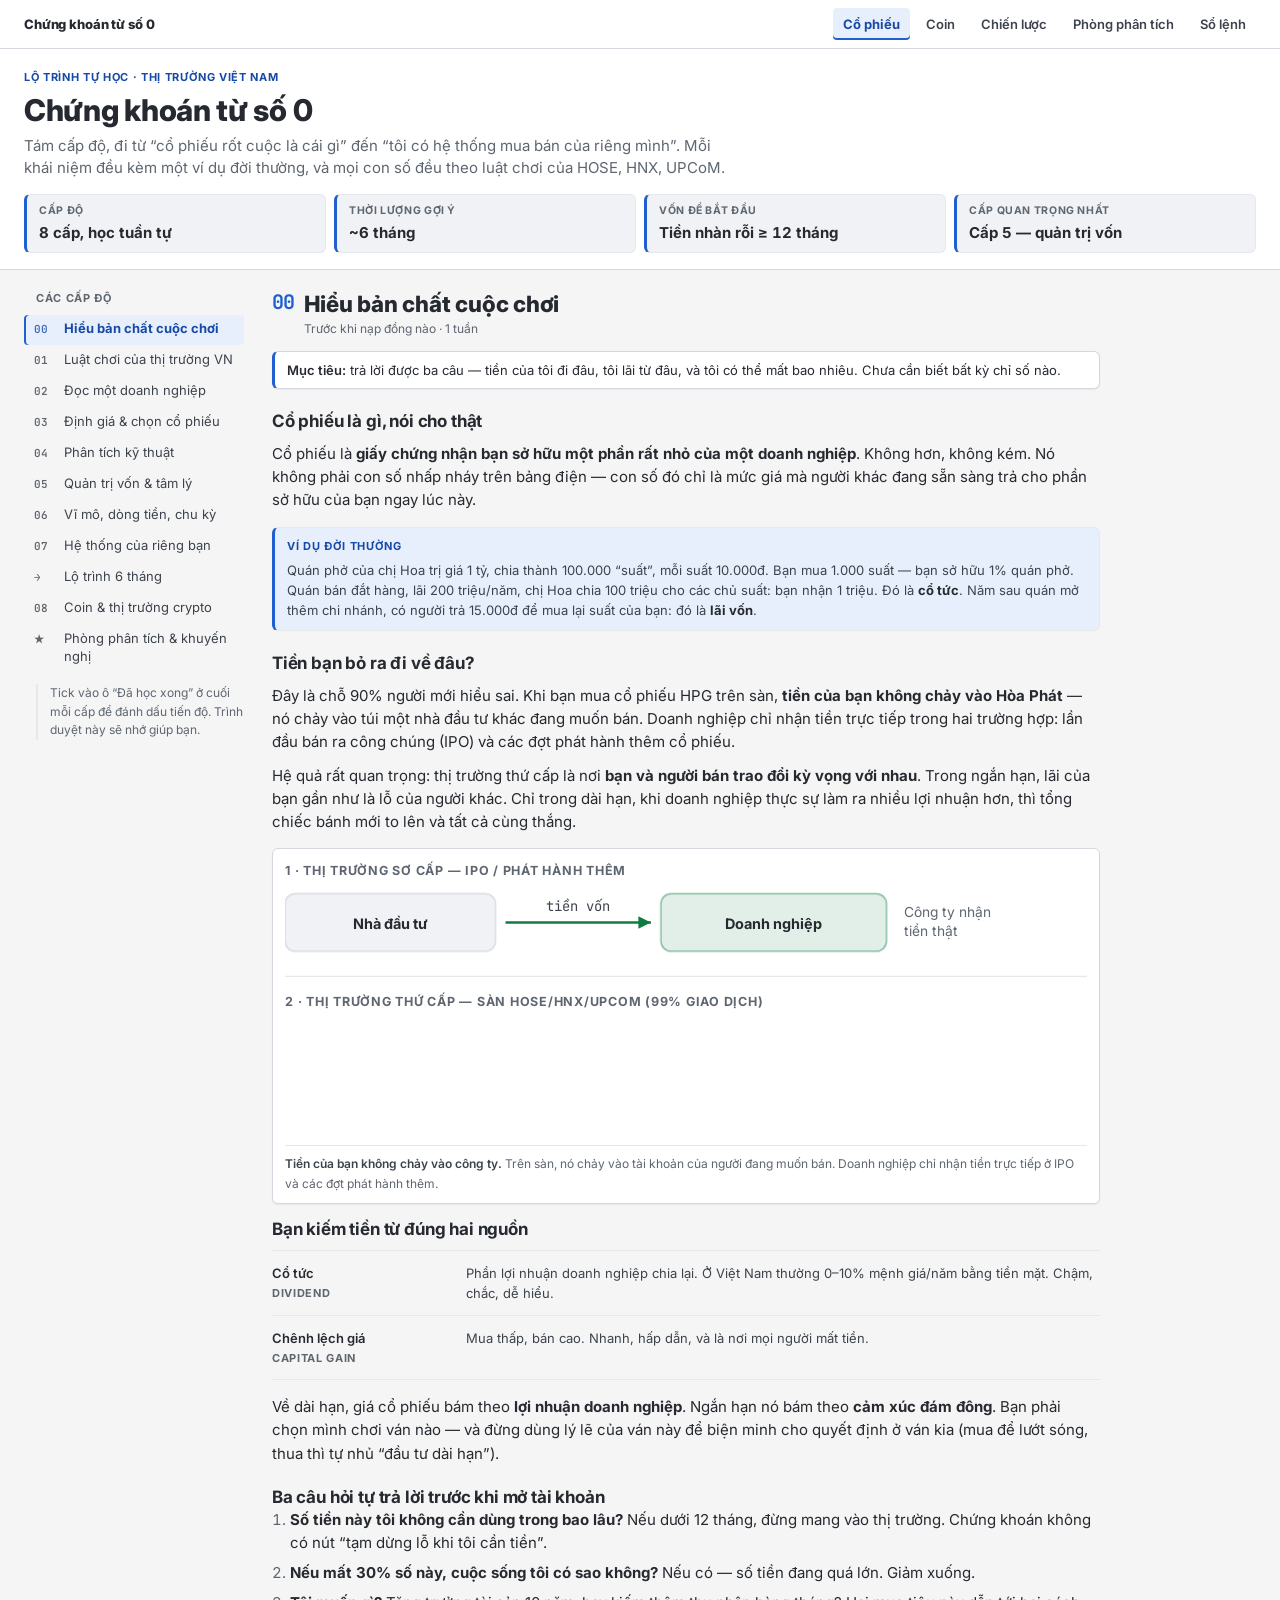
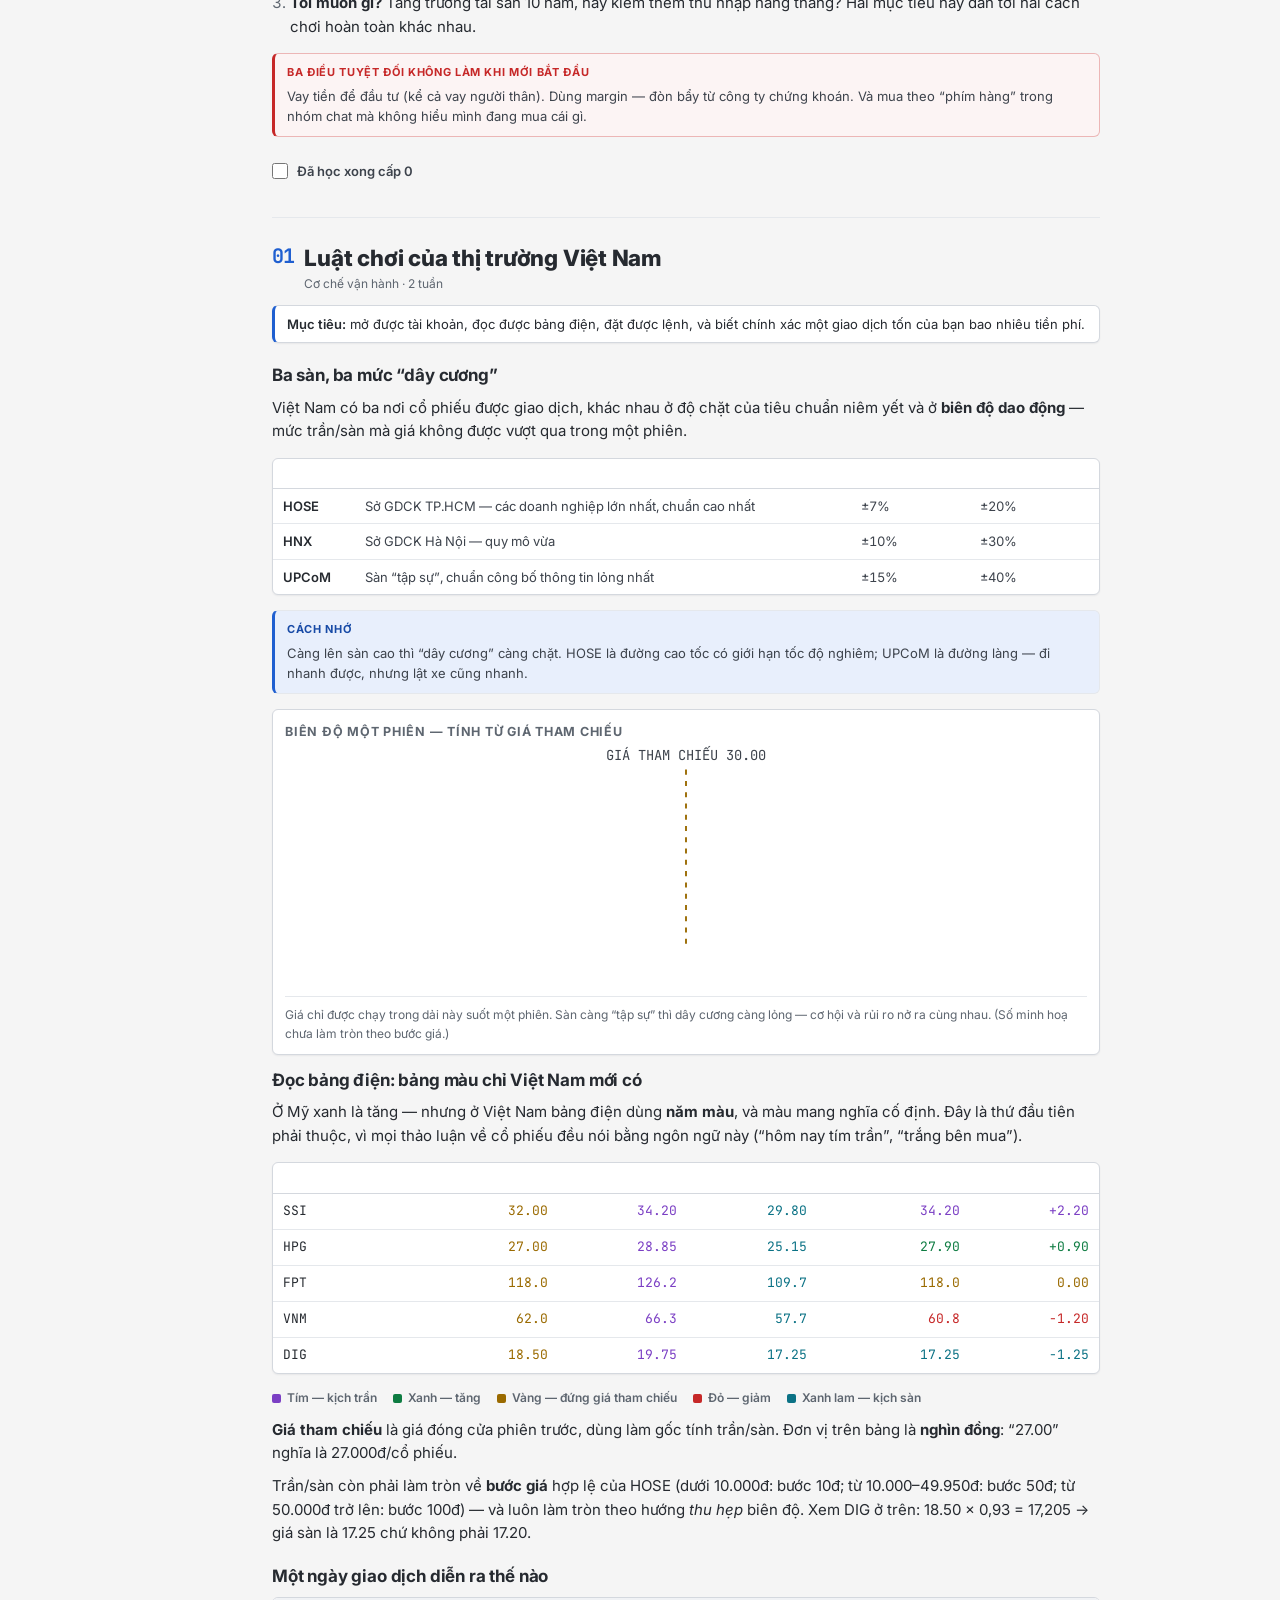
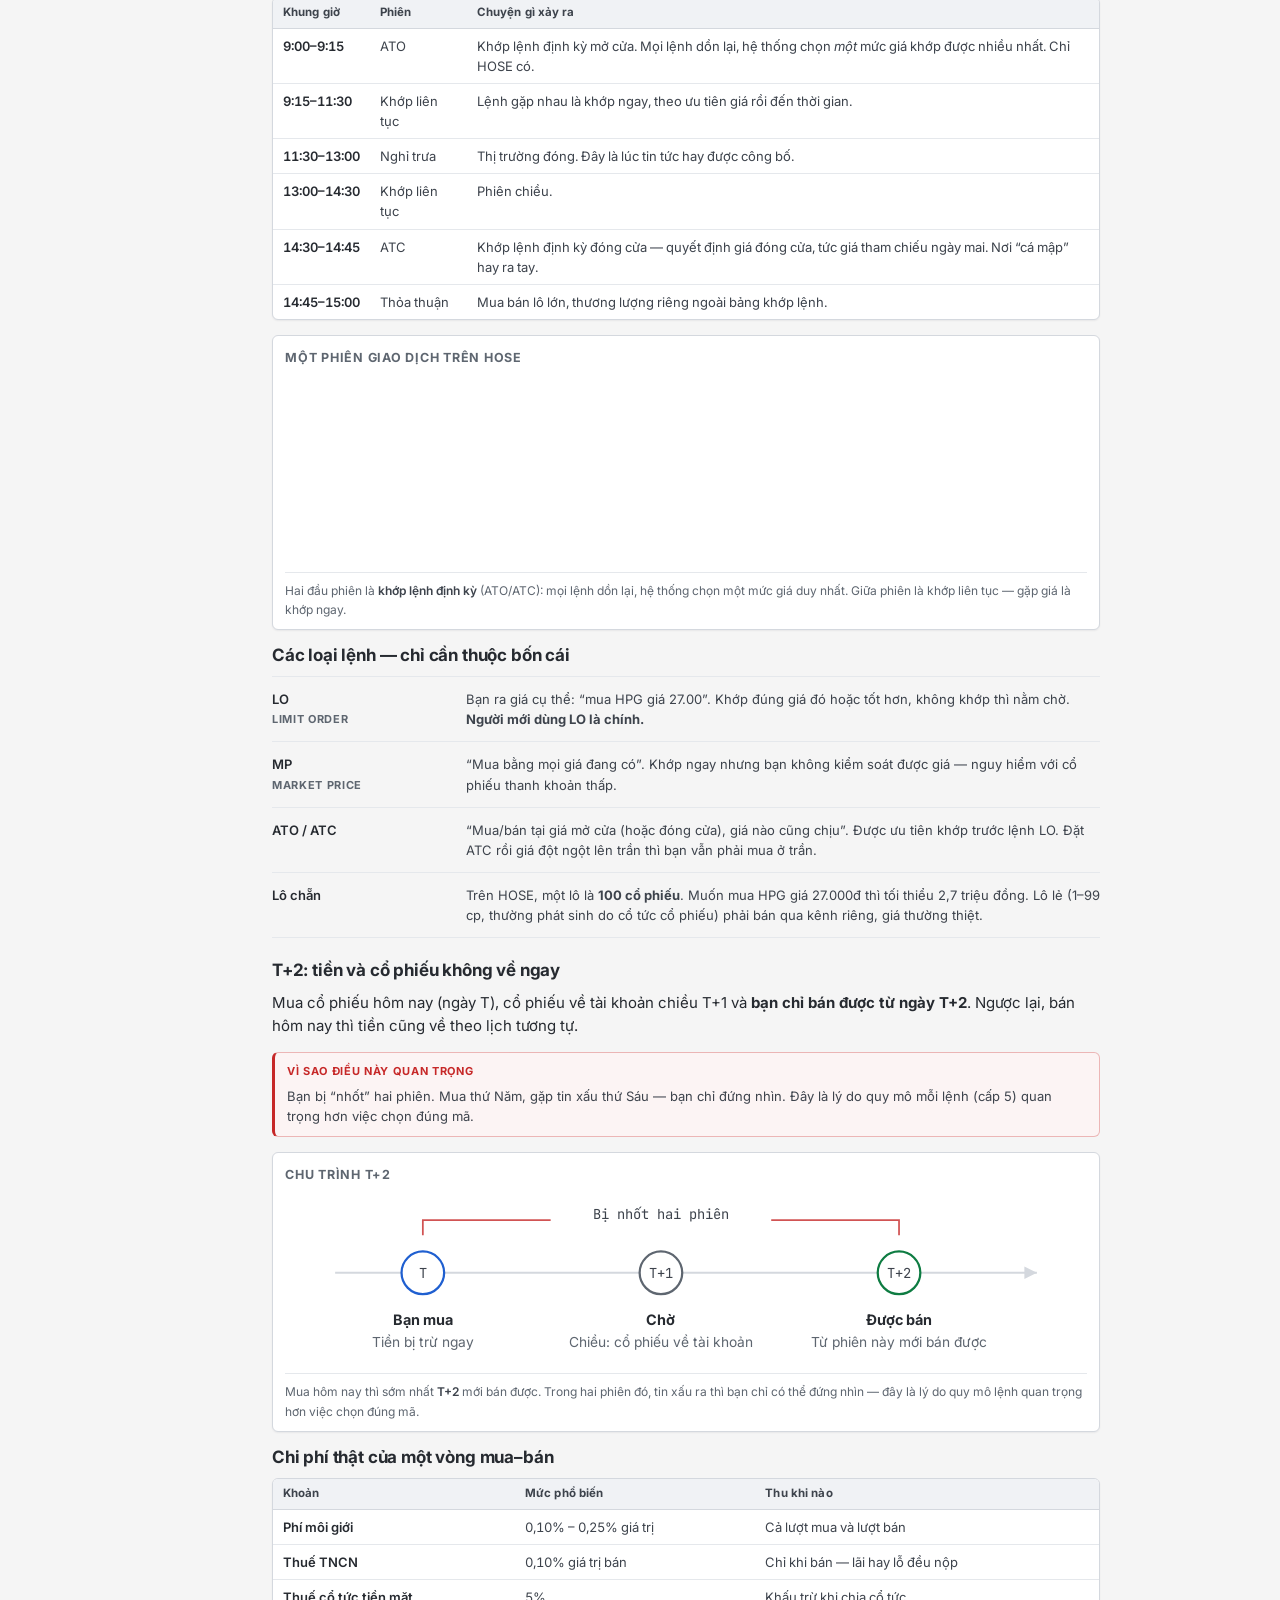
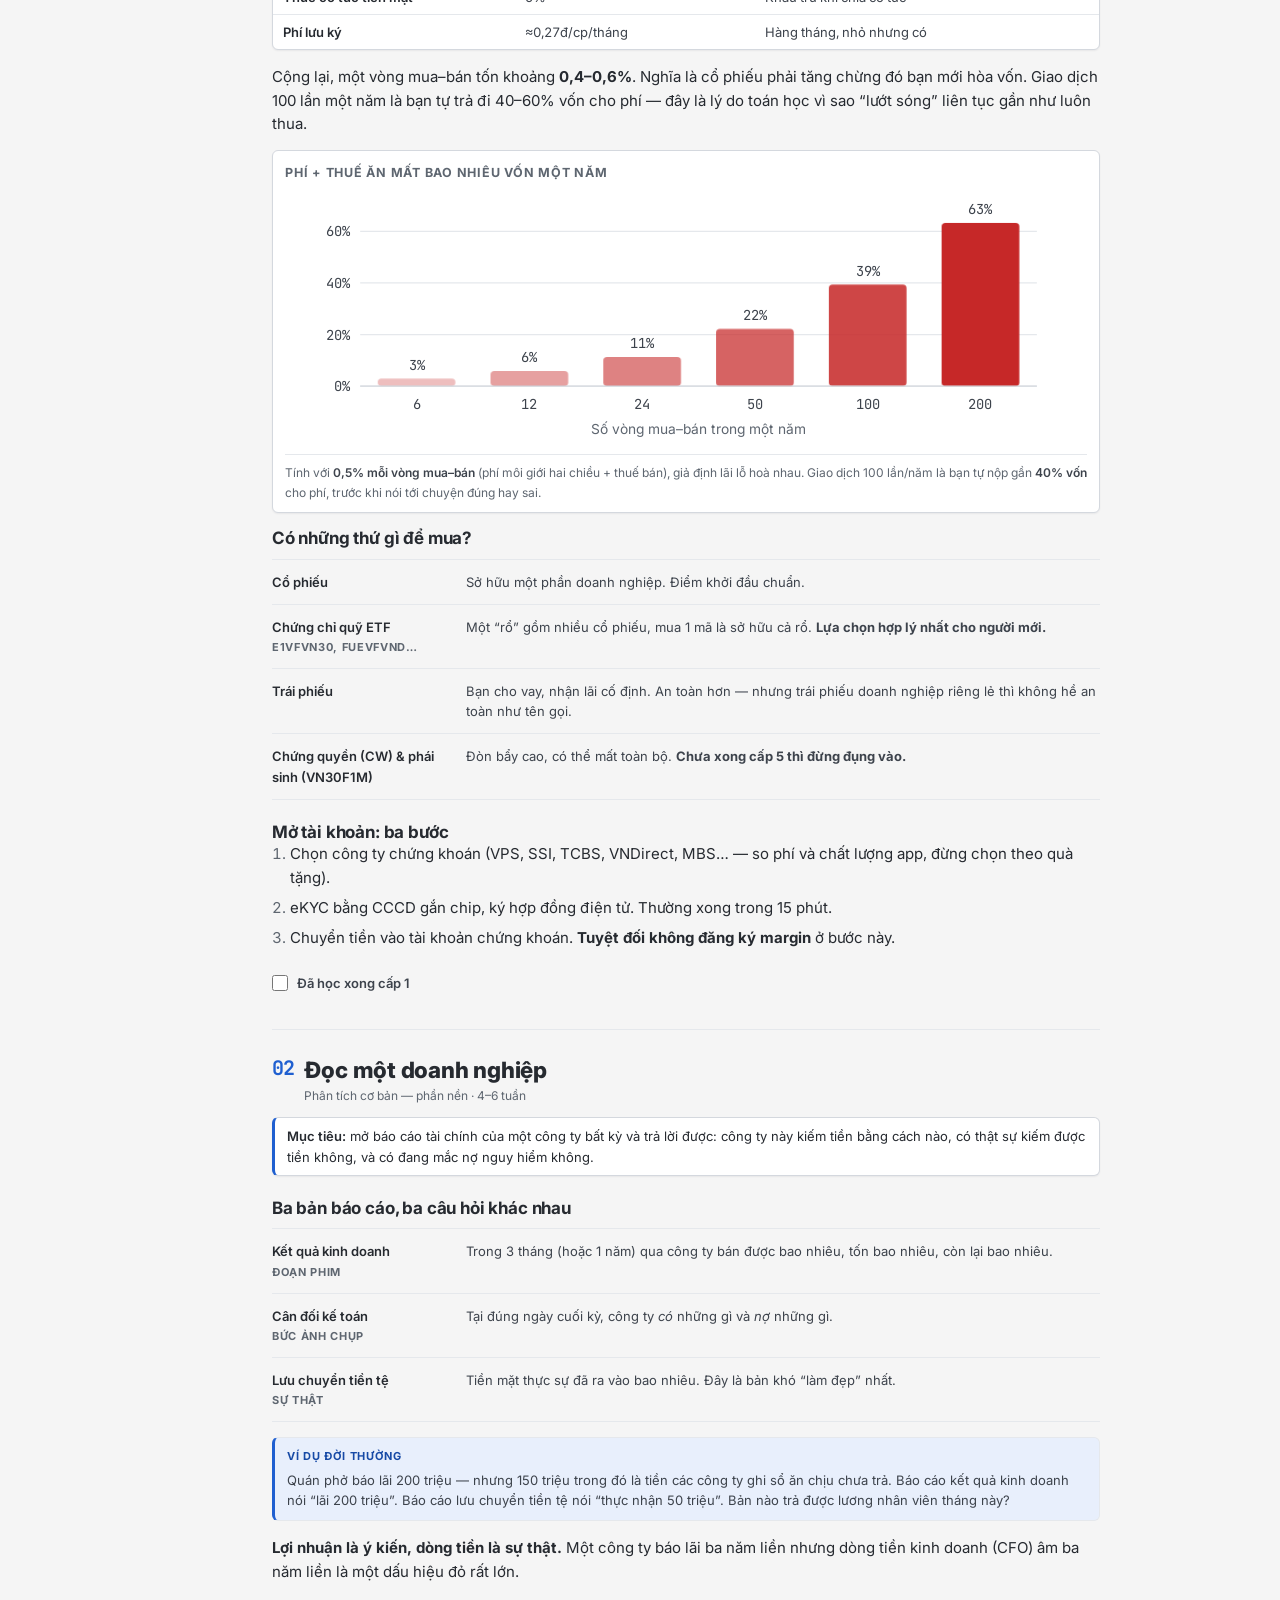
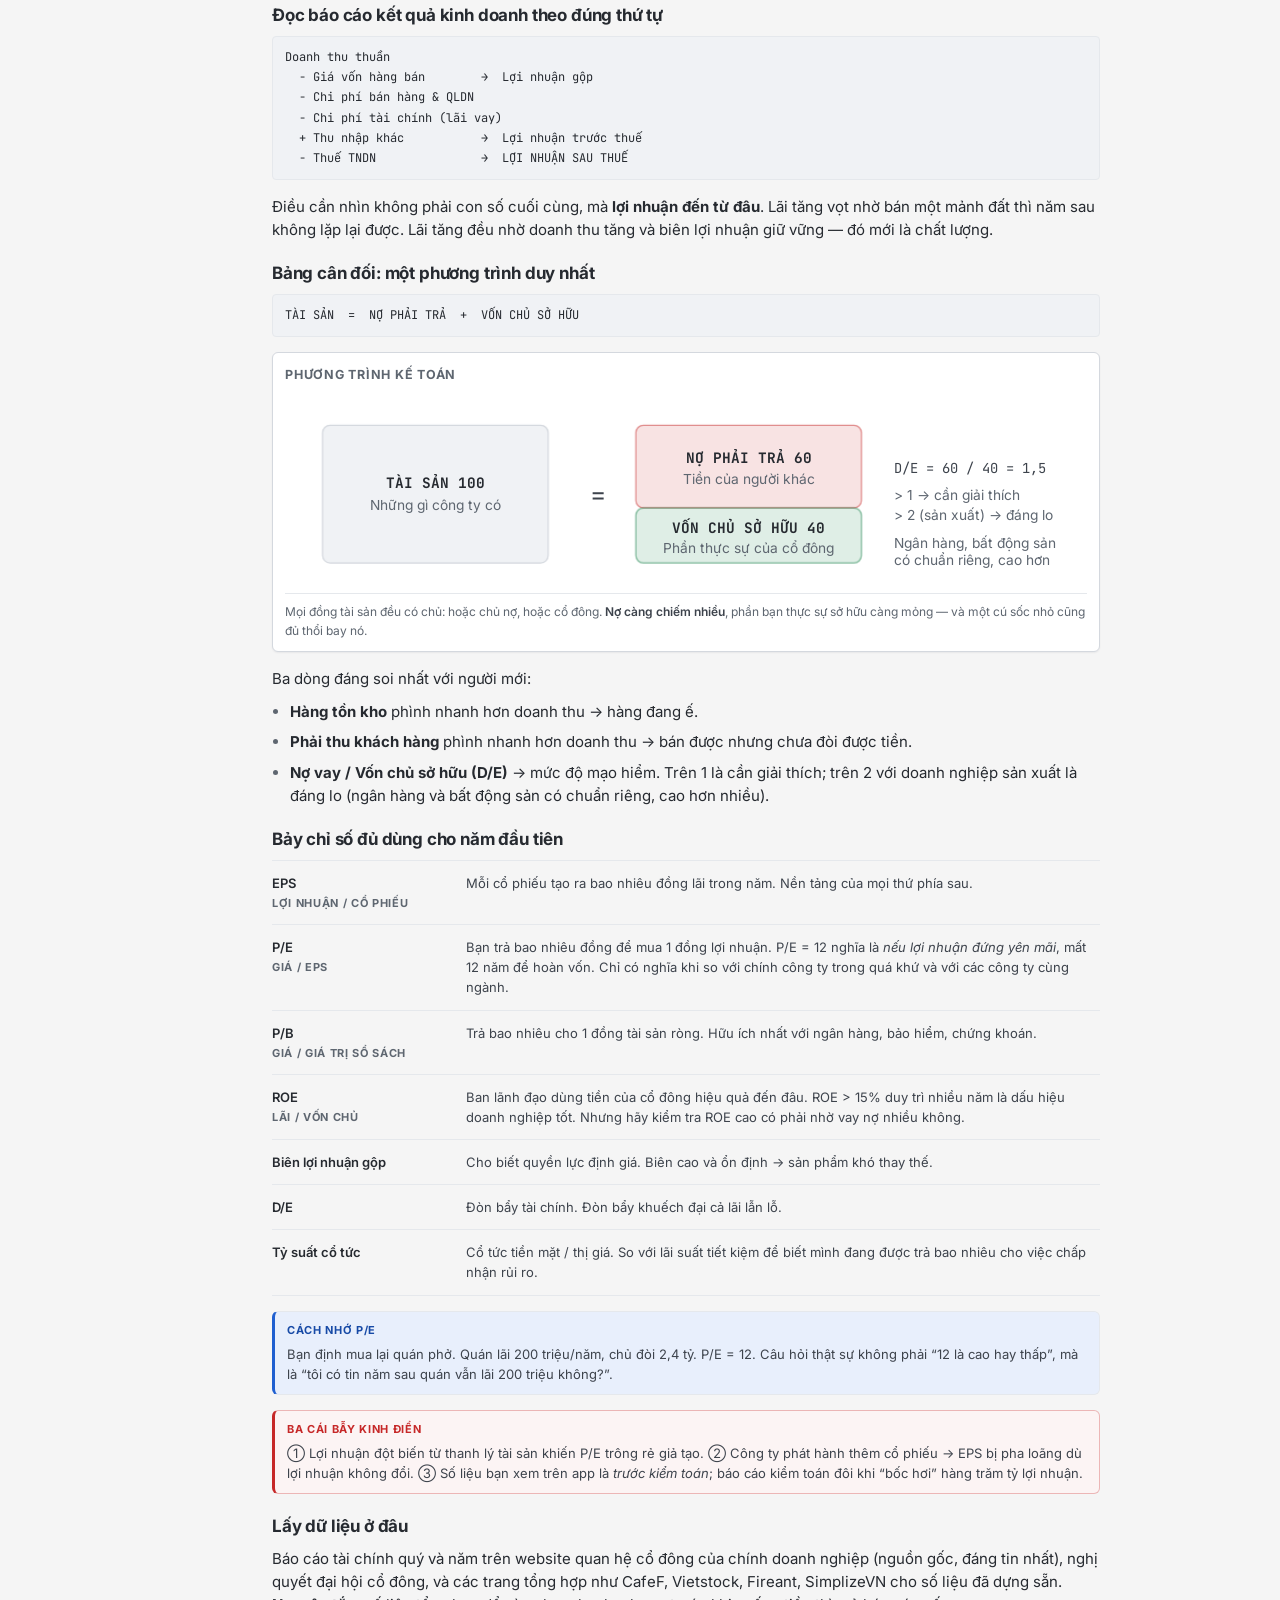
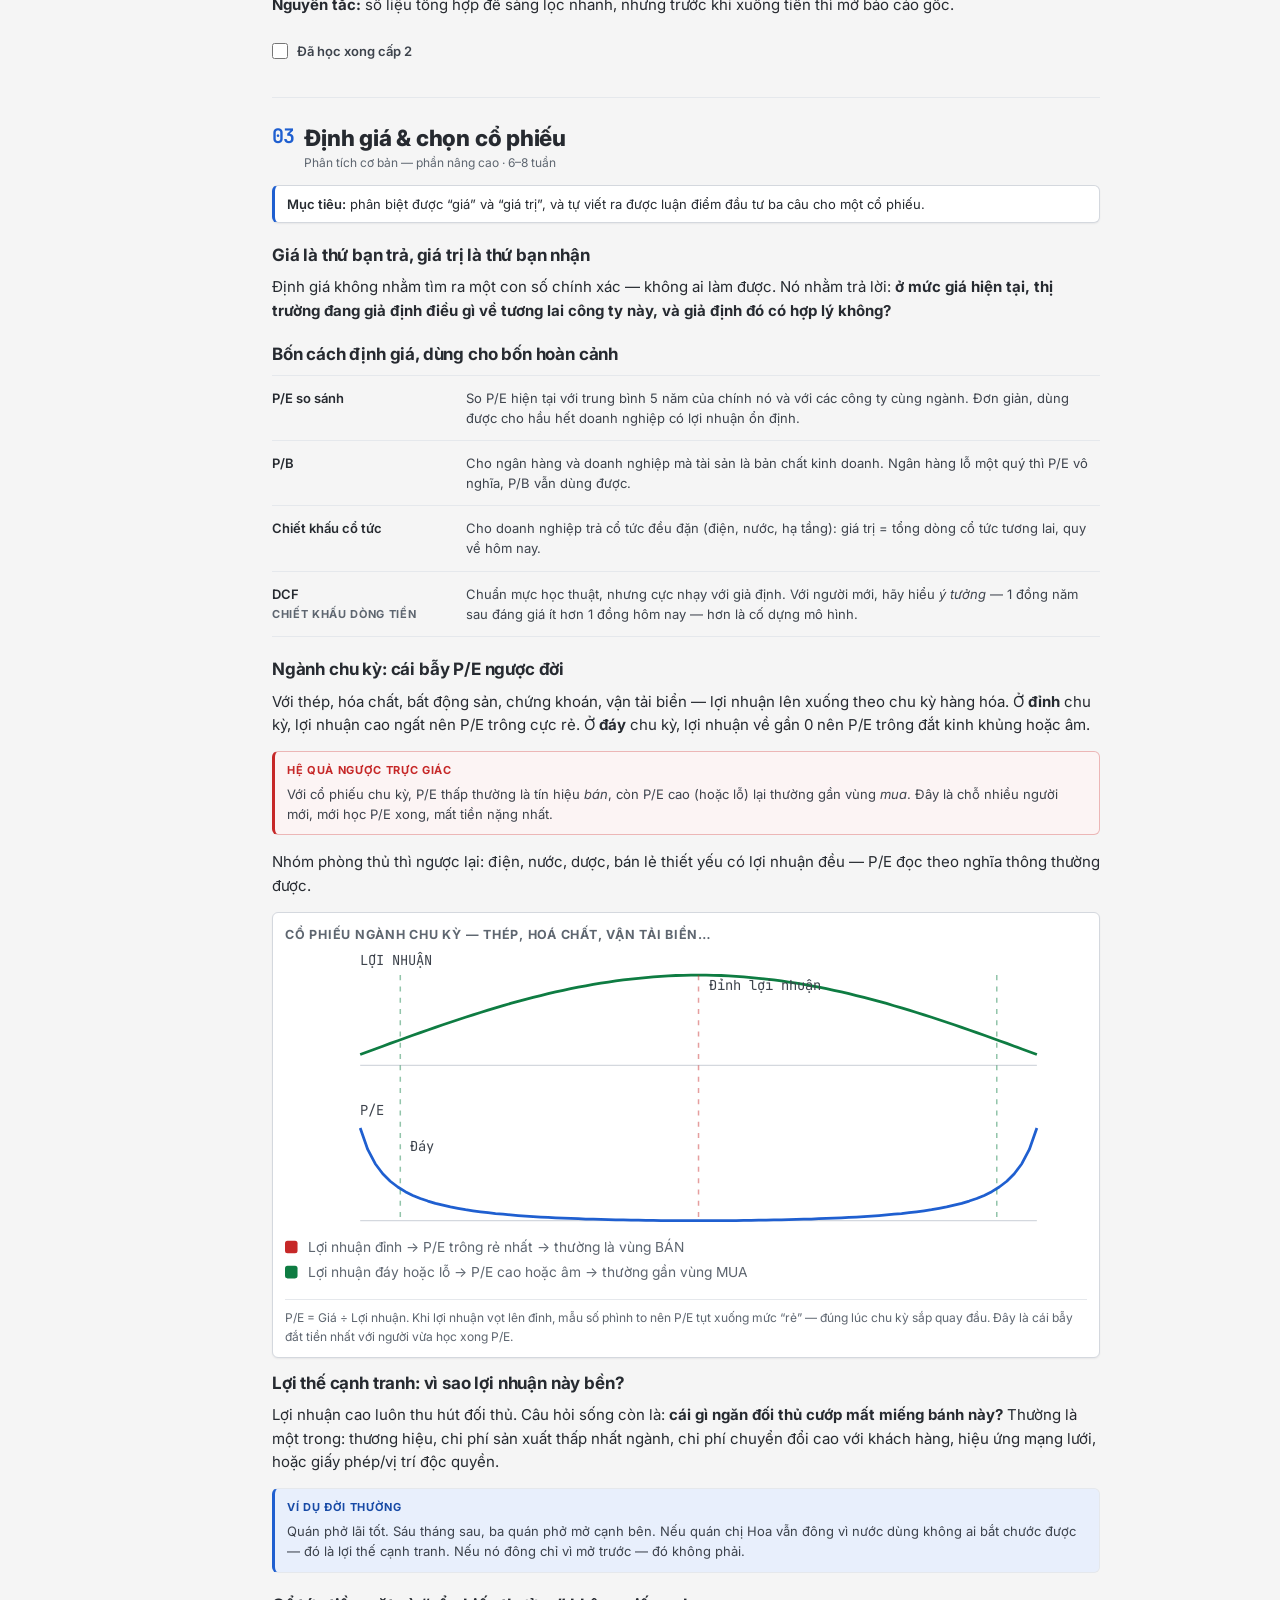
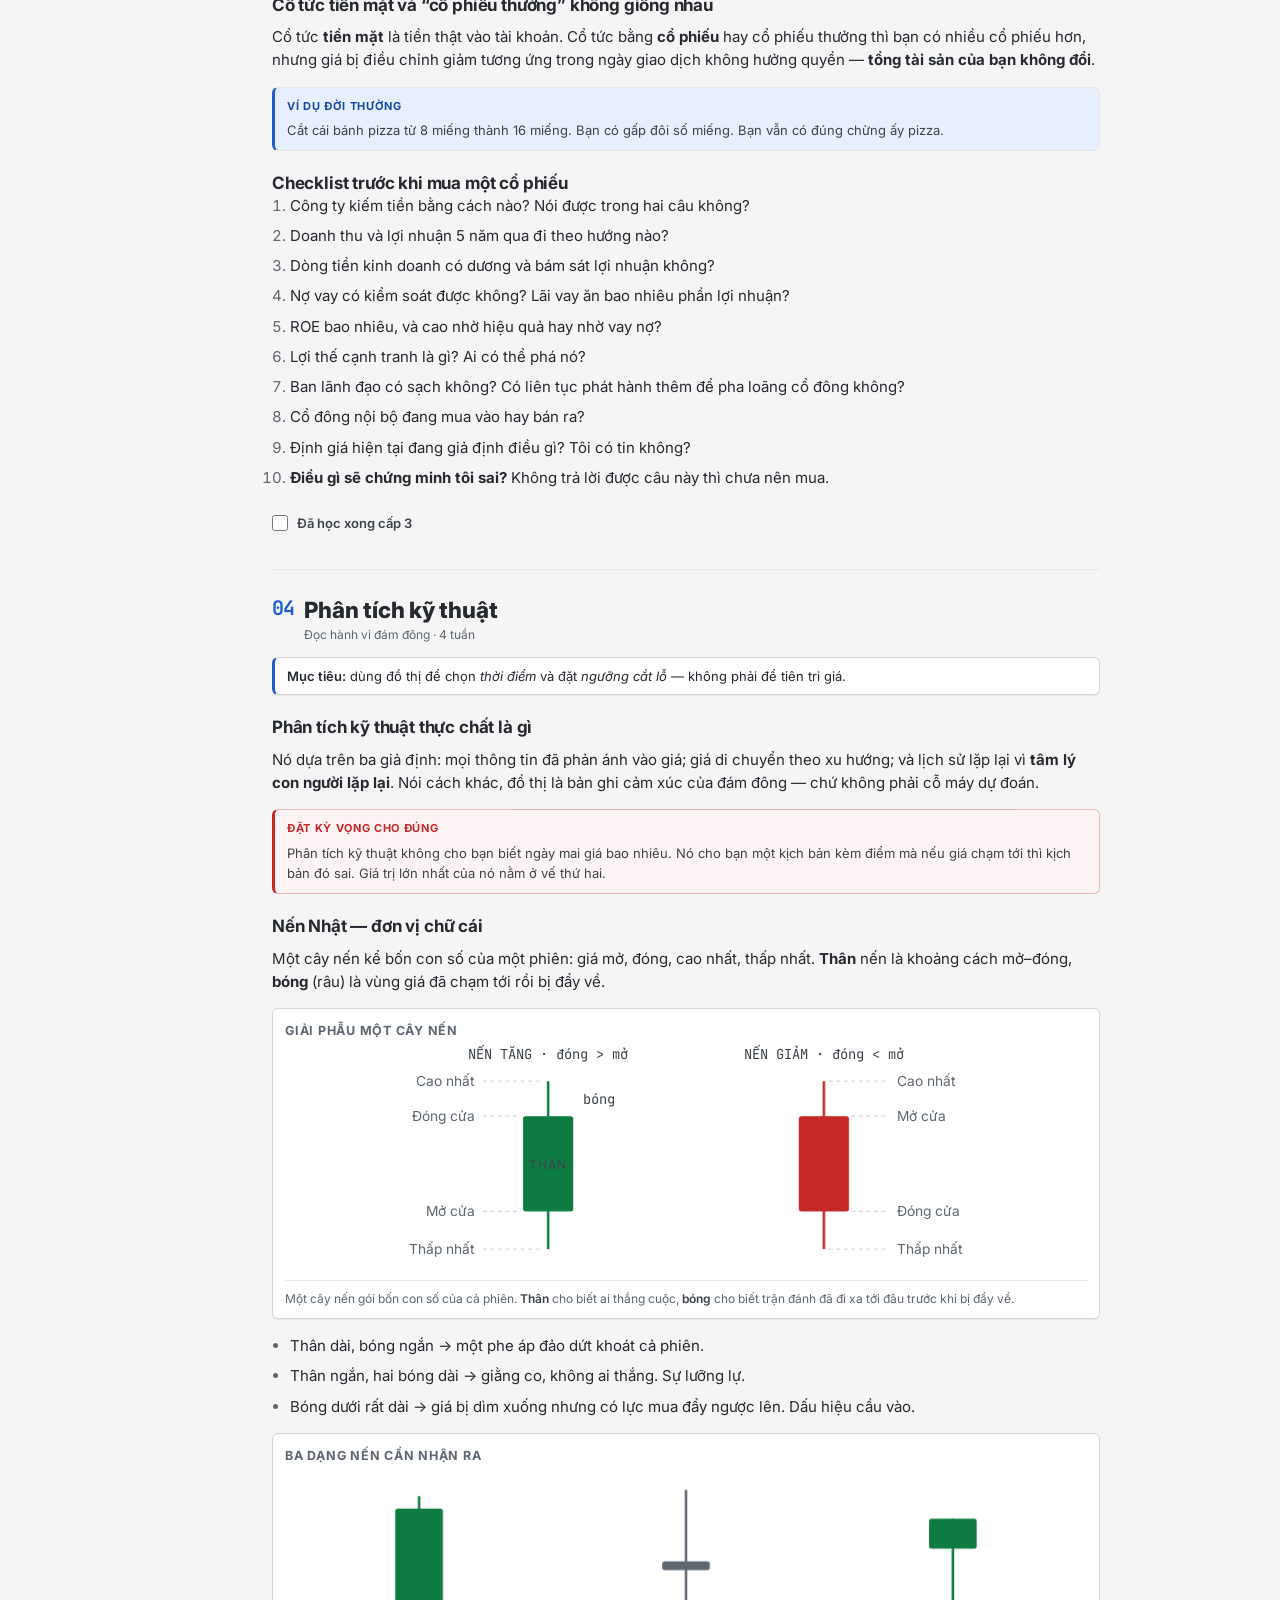
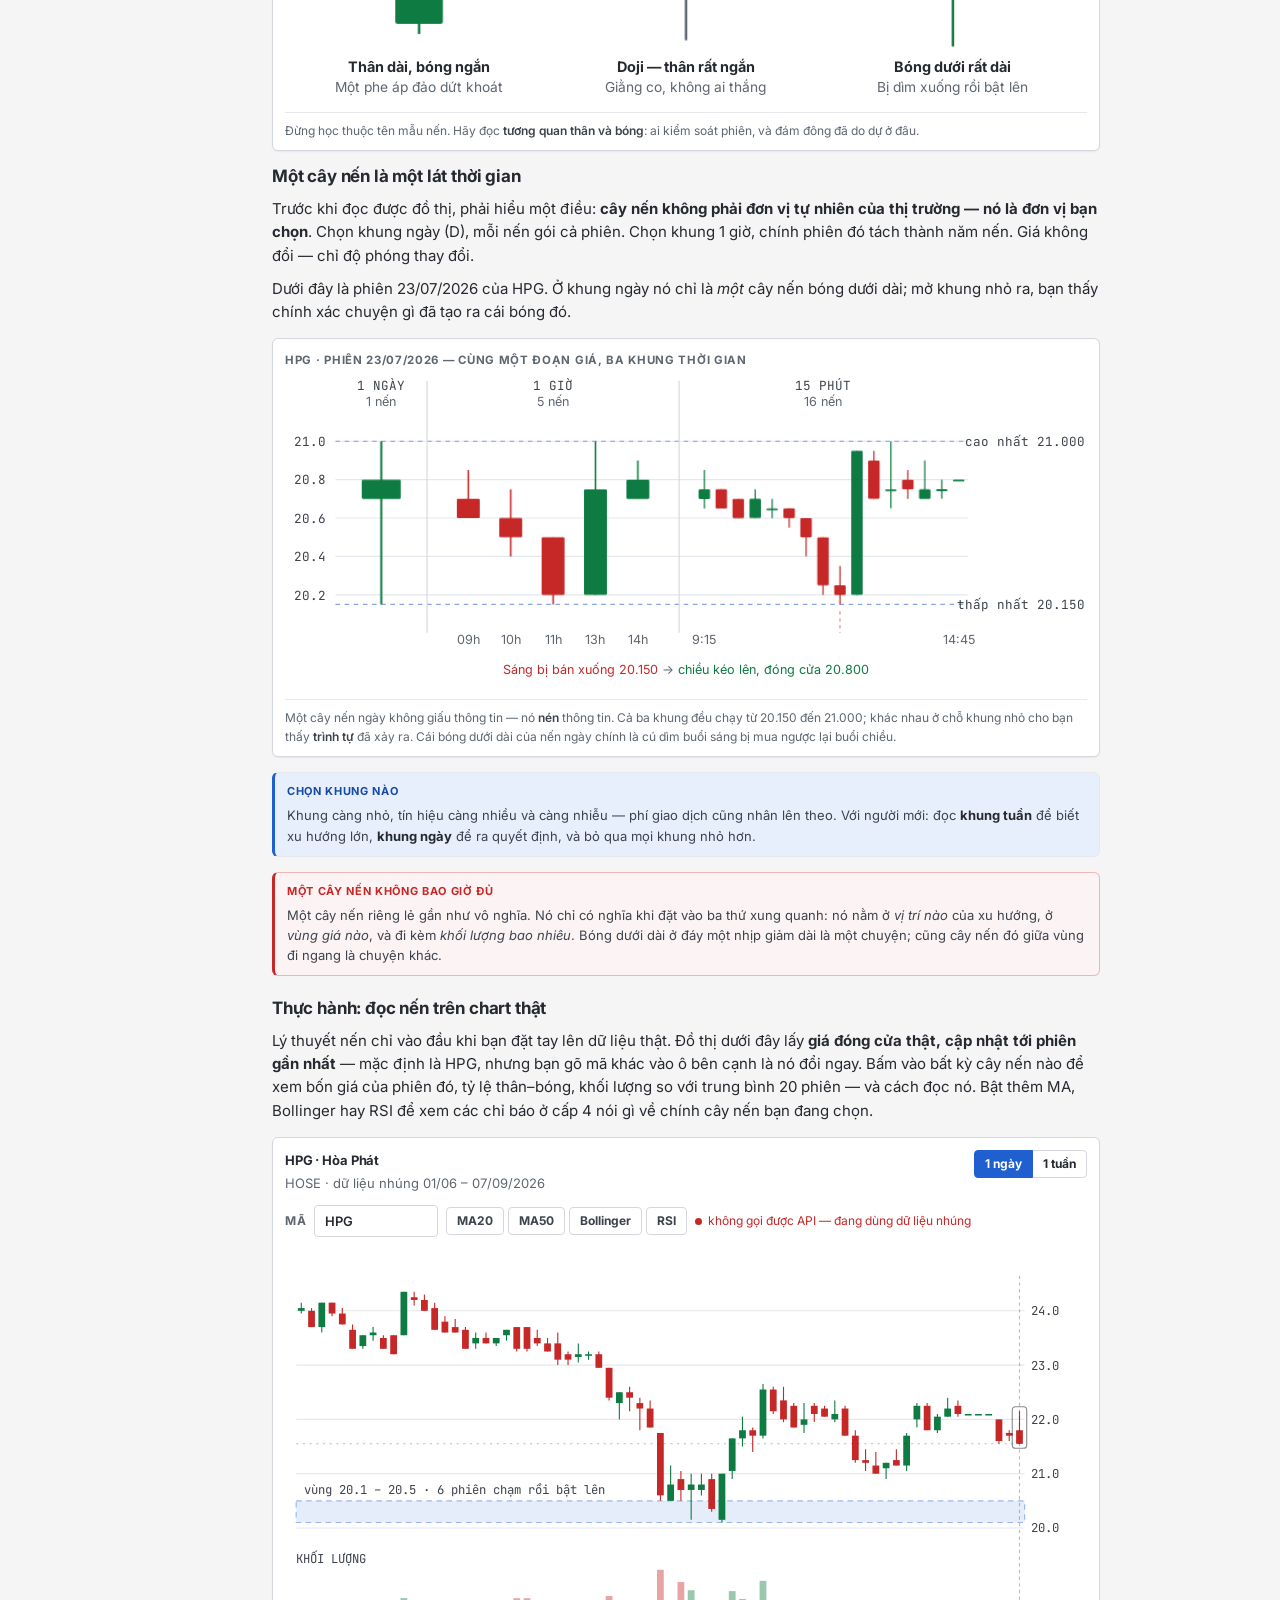
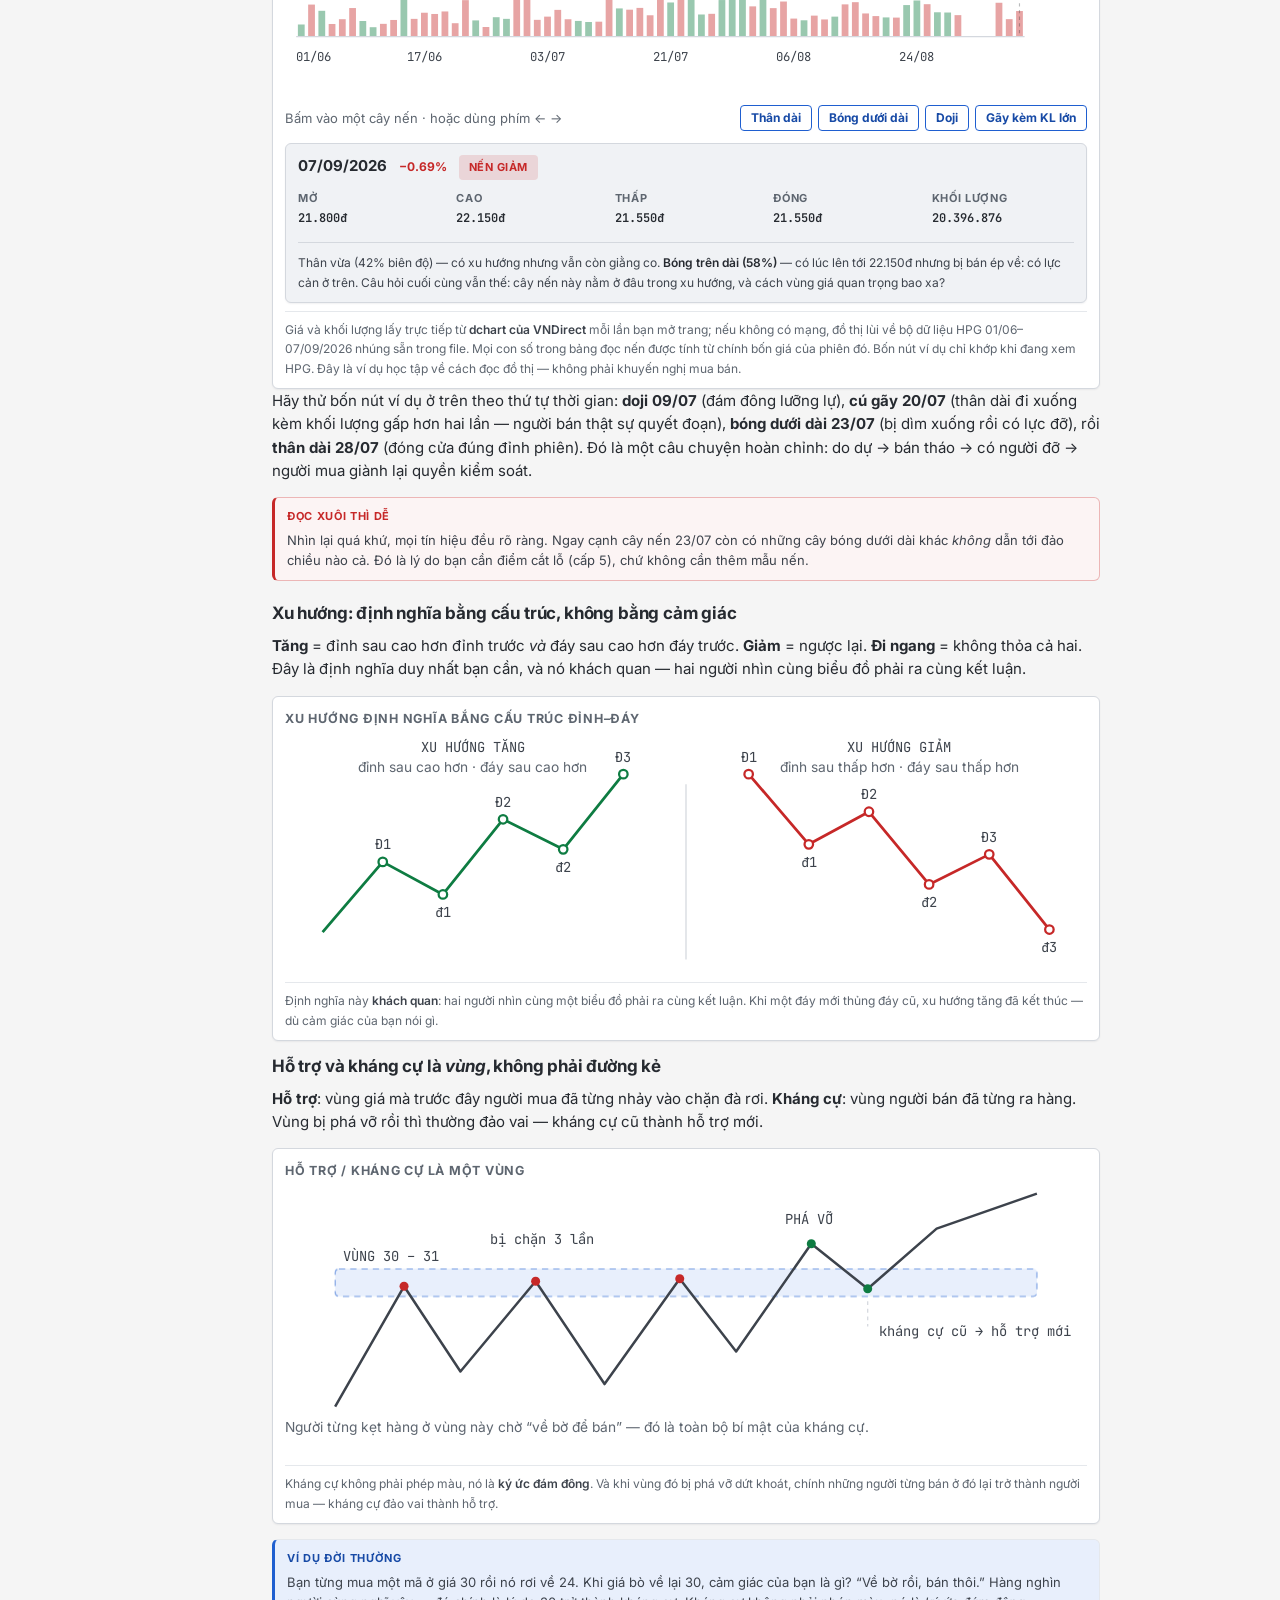
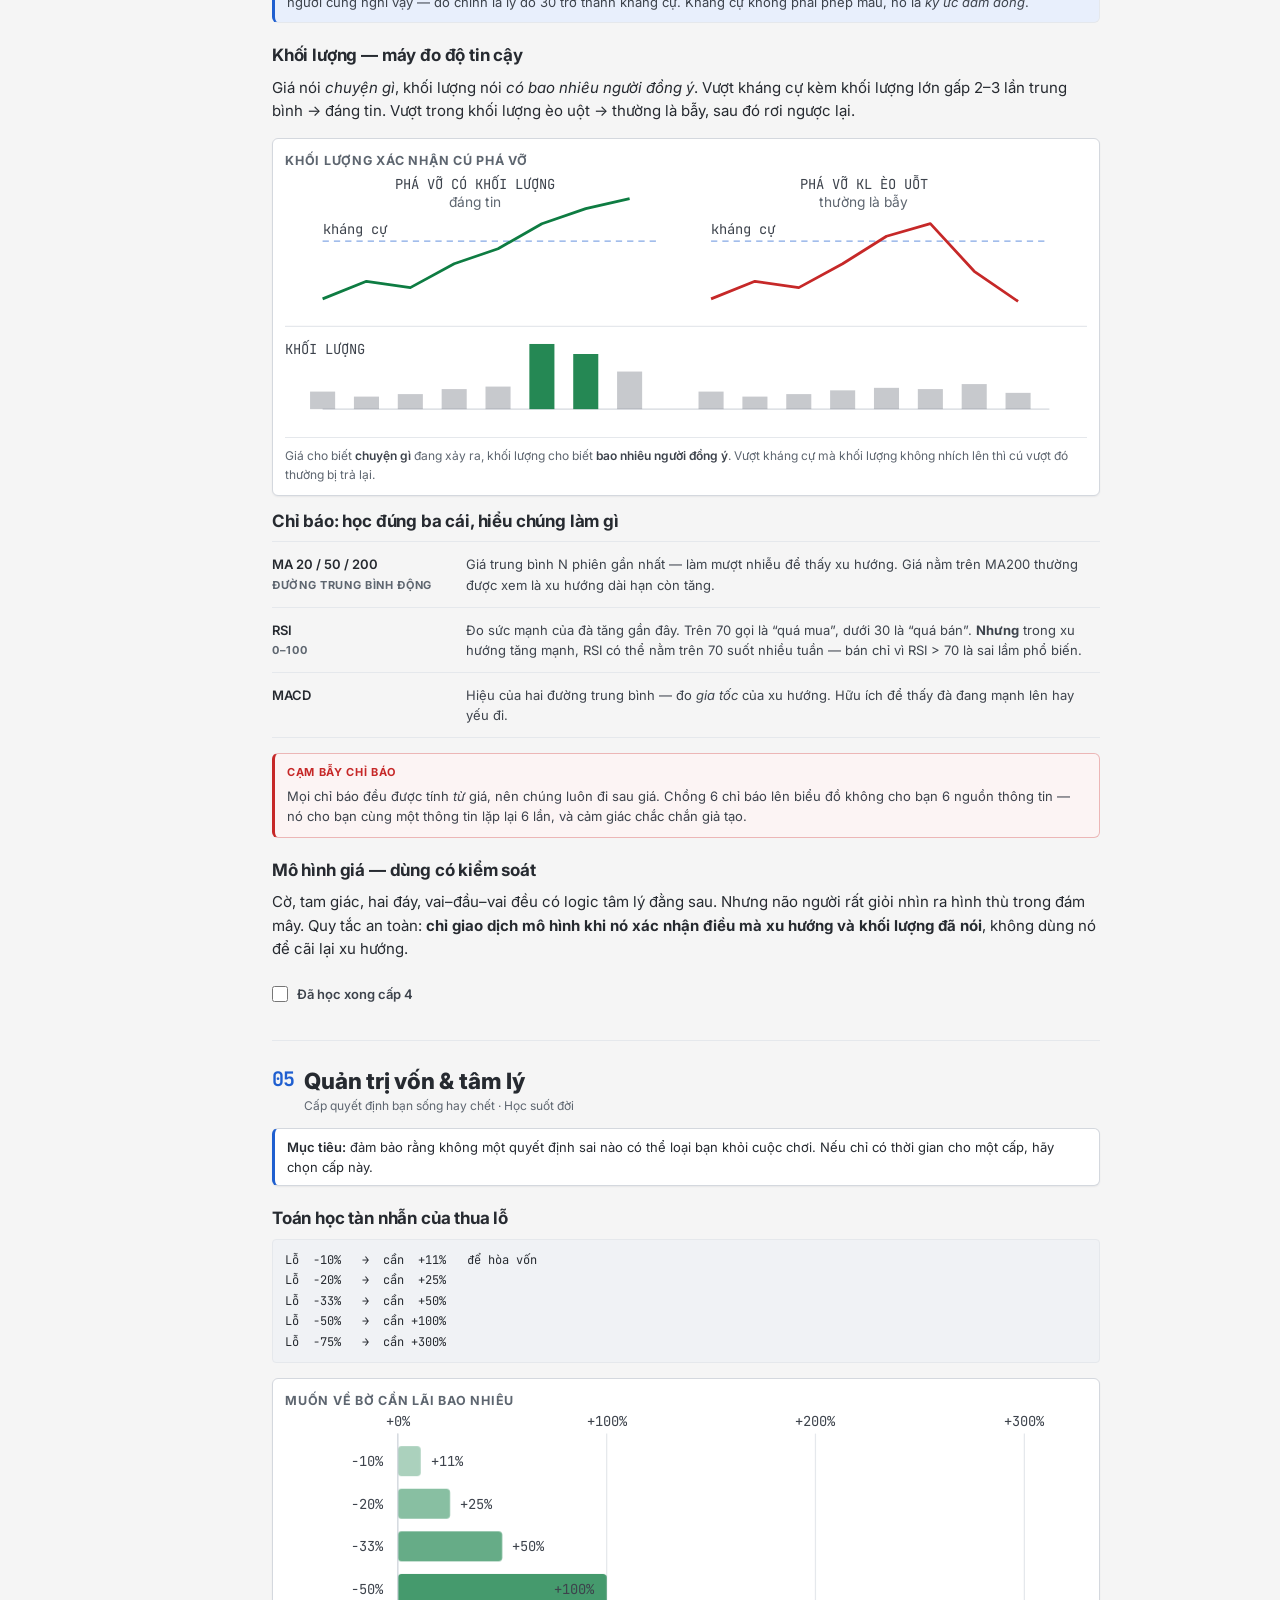
<file: index.html>
<!doctype html>
<html lang="vi">
<head>
<meta charset="utf-8">
<meta name="viewport" content="width=device-width, initial-scale=1">
<style>
:root{color-scheme:light}
img{max-width:100%}
[hidden]{display:none!important}
</style>
<title>Chứng khoán từ số 0</title>
<link rel="icon" href="data:image/svg+xml,%3Csvg xmlns=%27http://www.w3.org/2000/svg%27 viewBox=%270 0 32 32%27%3E%3Crect x=%274%27 y=%2712%27 width=%276%27 height=%2712%27 fill=%27%230E7C42%27/%3E%3Crect x=%276%27 y=%276%27 width=%272%27 height=%2722%27 fill=%27%230E7C42%27/%3E%3Crect x=%2718%27 y=%278%27 width=%276%27 height=%2714%27 fill=%27%23C62828%27/%3E%3Crect x=%2720%27 y=%274%27 width=%272%27 height=%2724%27 fill=%27%23C62828%27/%3E%3C/svg%3E">
<link rel="preconnect" href="https://fonts.googleapis.com">
<link rel="preconnect" href="https://fonts.gstatic.com" crossorigin>
<link rel="stylesheet" href="https://fonts.googleapis.com/css2?family=Inter:wght@400;500;600;700;800&family=JetBrains+Mono:wght@400;500;700&display=swap">
<link rel="stylesheet" href="assets/site.css">

</head>
<body>
<nav class="topnav" aria-label="Các trang">
  <div class="wrap">
    <a class="brand" href="index.html">Chứng khoán từ số 0</a>
    <a class="nav" href="index.html" aria-current="page">Cổ phiếu</a>
    <a class="nav" href="coin.html">Coin</a>
    <a class="nav" href="chien-luoc.html">Chiến lược</a>
    <a class="nav" href="phan-tich.html">Phòng phân tích</a>
    <a class="nav" href="so-lenh.html">Sổ lệnh</a>
  </div>
</nav>
<header class="masthead">
  <div class="wrap">
    <p class="eyebrow">Lộ trình tự học · Thị trường Việt Nam</p>
    <h1>Chứng khoán từ số 0
      <span class="h1-sub">Tám cấp độ, đi từ “cổ phiếu rốt cuộc là cái gì” đến “tôi có hệ thống mua bán của riêng mình”. Mỗi khái niệm đều kèm một ví dụ đời thường, và mọi con số đều theo luật chơi của HOSE, HNX, UPCoM.</span>
    </h1>
    <dl class="facts">
      <div class="fact"><dt>Cấp độ</dt><dd>8 cấp, học tuần tự</dd></div>
      <div class="fact"><dt>Thời lượng gợi ý</dt><dd>~6 tháng</dd></div>
      <div class="fact"><dt>Vốn để bắt đầu</dt><dd>Tiền nhàn rỗi ≥ 12 tháng</dd></div>
      <div class="fact"><dt>Cấp quan trọng nhất</dt><dd>Cấp 5 — quản trị vốn</dd></div>
    </dl>
  </div>
</header>

<div class="wrap shell">
  <nav class="rail" aria-label="Mục lục các cấp độ">
    <p class="rail-title">Các cấp độ</p>
    <ol id="toc">
      <li><a href="#c0"><span class="n">00</span><span>Hiểu bản chất cuộc chơi</span></a></li>
      <li><a href="#c1"><span class="n">01</span><span>Luật chơi của thị trường VN</span></a></li>
      <li><a href="#c2"><span class="n">02</span><span>Đọc một doanh nghiệp</span></a></li>
      <li><a href="#c3"><span class="n">03</span><span>Định giá &amp; chọn cổ phiếu</span></a></li>
      <li><a href="#c4"><span class="n">04</span><span>Phân tích kỹ thuật</span></a></li>
      <li><a href="#c5"><span class="n">05</span><span>Quản trị vốn &amp; tâm lý</span></a></li>
      <li><a href="#c6"><span class="n">06</span><span>Vĩ mô, dòng tiền, chu kỳ</span></a></li>
      <li><a href="#c7"><span class="n">07</span><span>Hệ thống của riêng bạn</span></a></li>
      <li><a href="#ketthuc"><span class="n">→</span><span>Lộ trình 6 tháng</span></a></li>
      <li><a href="coin.html"><span class="n">08</span><span>Coin &amp; thị trường crypto</span></a></li>
      <li><a href="phan-tich.html"><span class="n">★</span><span>Phòng phân tích &amp; khuyến nghị</span></a></li>
    </ol>
    <p class="rail-note">Tick vào ô “Đã học xong” ở cuối mỗi cấp để đánh dấu tiến độ. Trình duyệt này sẽ nhớ giúp bạn.</p>
  </nav>

  <main>

    <!-- ================= CẤP 0 ================= -->
    <section class="level" id="c0">
      <div class="level-head">
        <span class="level-num">00</span>
        <div>
          <h2>Hiểu bản chất cuộc chơi</h2>
          <p class="level-meta">Trước khi nạp đồng nào · 1 tuần</p>
        </div>
      </div>
      <p class="goal"><b>Mục tiêu:</b> trả lời được ba câu — tiền của tôi đi đâu, tôi lãi từ đâu, và tôi có thể mất bao nhiêu. Chưa cần biết bất kỳ chỉ số nào.</p>

      <h3>Cổ phiếu là gì, nói cho thật</h3>
      <p>Cổ phiếu là <b>giấy chứng nhận bạn sở hữu một phần rất nhỏ của một doanh nghiệp</b>. Không hơn, không kém. Nó không phải con số nhấp nháy trên bảng điện — con số đó chỉ là mức giá mà người khác đang sẵn sàng trả cho phần sở hữu của bạn ngay lúc này.</p>
      <p class="aside"><b>Ví dụ đời thường</b>Quán phở của chị Hoa trị giá 1 tỷ, chia thành 100.000 “suất”, mỗi suất 10.000đ. Bạn mua 1.000 suất — bạn sở hữu 1% quán phở. Quán bán đắt hàng, lãi 200 triệu/năm, chị Hoa chia 100 triệu cho các chủ suất: bạn nhận 1 triệu. Đó là <b>cổ tức</b>. Năm sau quán mở thêm chi nhánh, có người trả 15.000đ để mua lại suất của bạn: đó là <b>lãi vốn</b>.</p>

      <h3>Tiền bạn bỏ ra đi về đâu?</h3>
      <p>Đây là chỗ 90% người mới hiểu sai. Khi bạn mua cổ phiếu HPG trên sàn, <b>tiền của bạn không chảy vào Hòa Phát</b> — nó chảy vào túi một nhà đầu tư khác đang muốn bán. Doanh nghiệp chỉ nhận tiền trực tiếp trong hai trường hợp: lần đầu bán ra công chúng (IPO) và các đợt phát hành thêm cổ phiếu.</p>
      <p>Hệ quả rất quan trọng: thị trường thứ cấp là nơi <b>bạn và người bán trao đổi kỳ vọng với nhau</b>. Trong ngắn hạn, lãi của bạn gần như là lỗ của người khác. Chỉ trong dài hạn, khi doanh nghiệp thực sự làm ra nhiều lợi nhuận hơn, thì tổng chiếc bánh mới to lên và tất cả cùng thắng.</p>
      <figure class="fig">
      <svg viewBox="0 0 640 220" role="img" aria-label="Tien chay di dau khi ban mua co phieu">
      <text class="t-eb" x="0" y="11">1 · THỊ TRƯỜNG SƠ CẤP — IPO / PHÁT HÀNH THÊM</text>
      <rect data-fade="" x="0" y="26" width="168" height="46" rx="8" fill="var(--surface-2)" stroke="var(--line)"/><text class="t-key" x="84" y="54" text-anchor="middle">Nhà đầu tư</text>
      <g data-fade="" style="animation-delay:.15s"><line x1="176" y1="49" x2="292" y2="49" stroke="var(--up)" stroke-width="2"/><path d="M292 49 L282 44 L282 54 Z" fill="var(--up)"/><text class="t-num" x="234" y="40" text-anchor="middle" fill="var(--up)">tiền vốn</text></g>
      <rect data-fade="" style="animation-delay:.3s" x="300" y="26" width="180" height="46" rx="8" fill="var(--up)" fill-opacity=".12" stroke="var(--up)" stroke-opacity=".55"/><text class="t-key" x="390" y="54" text-anchor="middle">Doanh nghiệp</text>
      <text class="t-lbl" x="494" y="45">Công ty nhận</text><text class="t-lbl" x="494" y="60">tiền thật</text>
      <line x1="0" y1="92" x2="640" y2="92" stroke="var(--line-soft)"/>
      <text class="t-eb" x="0" y="116">2 · THỊ TRƯỜNG THỨ CẤP — SÀN HOSE/HNX/UPCOM (99% GIAO DỊCH)</text>
      <rect data-fade="" x="0" y="132" width="152" height="46" rx="8" fill="var(--surface-2)" stroke="var(--line)"/><text class="t-key" x="76" y="160" text-anchor="middle">Bạn — mua</text>
      <g data-fade="" style="animation-delay:.15s"><line x1="160" y1="155" x2="212" y2="155" stroke="var(--accent)" stroke-width="2"/><path d="M212 155 L202 150 L202 160 Z" fill="var(--accent)"/></g>
      <rect data-fade="" style="animation-delay:.3s" x="220" y="132" width="168" height="46" rx="8" fill="var(--surface-2)" stroke="var(--line)"/><text class="t-key" x="304" y="160" text-anchor="middle">NĐT khác — bán</text>
      <g data-fade="" style="animation-delay:.45s"><line x1="396" y1="155" x2="452" y2="155" stroke="var(--muted)" stroke-width="1.5" stroke-dasharray="4 4"/><line x1="416" y1="146" x2="432" y2="164" stroke="var(--down)" stroke-width="2.2"/><line x1="432" y1="146" x2="416" y2="164" stroke="var(--down)" stroke-width="2.2"/></g>
      <rect data-fade="" style="animation-delay:.45s" x="460" y="132" width="172" height="46" rx="8" fill="none" stroke="var(--line)" stroke-dasharray="5 4"/><text class="t-lbl" x="546" y="153" text-anchor="middle">Doanh nghiệp</text><text class="t-num" x="546" y="168" text-anchor="middle" fill="var(--down)">nhận 0đ</text>
      <text class="t-lbl" x="0" y="204">Tiền chỉ đổi túi giữa hai nhà đầu tư. Giá trị doanh nghiệp không đổi vì bạn bấm lệnh mua.</text>
      </svg>
      <figcaption><b>Tiền của bạn không chảy vào công ty.</b> Trên sàn, nó chảy vào tài khoản của người đang muốn bán. Doanh nghiệp chỉ nhận tiền trực tiếp ở IPO và các đợt phát hành thêm.</figcaption>
      </figure>

      <h3>Bạn kiếm tiền từ đúng hai nguồn</h3>
      <dl class="dl">
        <div><dt>Cổ tức<small>Dividend</small></dt><dd>Phần lợi nhuận doanh nghiệp chia lại. Ở Việt Nam thường 0–10% mệnh giá/năm bằng tiền mặt. Chậm, chắc, dễ hiểu.</dd></div>
        <div><dt>Chênh lệch giá<small>Capital gain</small></dt><dd>Mua thấp, bán cao. Nhanh, hấp dẫn, và là nơi mọi người mất tiền.</dd></div>
      </dl>
      <p>Về dài hạn, giá cổ phiếu bám theo <b>lợi nhuận doanh nghiệp</b>. Ngắn hạn nó bám theo <b>cảm xúc đám đông</b>. Bạn phải chọn mình chơi ván nào — và đừng dùng lý lẽ của ván này để biện minh cho quyết định ở ván kia (mua để lướt sóng, thua thì tự nhủ “đầu tư dài hạn”).</p>

      <h3>Ba câu hỏi tự trả lời trước khi mở tài khoản</h3>
      <ol class="steps">
        <li><b>Số tiền này tôi không cần dùng trong bao lâu?</b> Nếu dưới 12 tháng, đừng mang vào thị trường. Chứng khoán không có nút “tạm dừng lỗ khi tôi cần tiền”.</li>
        <li><b>Nếu mất 30% số này, cuộc sống tôi có sao không?</b> Nếu có — số tiền đang quá lớn. Giảm xuống.</li>
        <li><b>Tôi muốn gì?</b> Tăng trưởng tài sản 10 năm, hay kiếm thêm thu nhập hàng tháng? Hai mục tiêu này dẫn tới hai cách chơi hoàn toàn khác nhau.</li>
      </ol>

      <p class="warn"><b>Ba điều tuyệt đối không làm khi mới bắt đầu</b>Vay tiền để đầu tư (kể cả vay người thân). Dùng margin — đòn bẩy từ công ty chứng khoán. Và mua theo “phím hàng” trong nhóm chat mà không hiểu mình đang mua cái gì.</p>

      <label class="mark"><input type="checkbox" data-level="c0"> Đã học xong cấp 0</label>
    </section>

    <!-- ================= CẤP 1 ================= -->
    <section class="level" id="c1">
      <div class="level-head">
        <span class="level-num">01</span>
        <div>
          <h2>Luật chơi của thị trường Việt Nam</h2>
          <p class="level-meta">Cơ chế vận hành · 2 tuần</p>
        </div>
      </div>
      <p class="goal"><b>Mục tiêu:</b> mở được tài khoản, đọc được bảng điện, đặt được lệnh, và biết chính xác một giao dịch tốn của bạn bao nhiêu tiền phí.</p>

      <h3>Ba sàn, ba mức “dây cương”</h3>
      <p>Việt Nam có ba nơi cổ phiếu được giao dịch, khác nhau ở độ chặt của tiêu chuẩn niêm yết và ở <b>biên độ dao động</b> — mức trần/sàn mà giá không được vượt qua trong một phiên.</p>
      <div class="tbl-wrap">
        <table class="tbl">
          <thead><tr><th>Sàn</th><th>Là gì</th><th>Biên độ/phiên</th><th>Phiên chào sàn</th></tr></thead>
          <tbody>
            <tr><td>HOSE</td><td>Sở GDCK TP.HCM — các doanh nghiệp lớn nhất, chuẩn cao nhất</td><td class="num">±7%</td><td class="num">±20%</td></tr>
            <tr><td>HNX</td><td>Sở GDCK Hà Nội — quy mô vừa</td><td class="num">±10%</td><td class="num">±30%</td></tr>
            <tr><td>UPCoM</td><td>Sàn “tập sự”, chuẩn công bố thông tin lỏng nhất</td><td class="num">±15%</td><td class="num">±40%</td></tr>
          </tbody>
        </table>
      </div>
      <p class="aside"><b>Cách nhớ</b>Càng lên sàn cao thì “dây cương” càng chặt. HOSE là đường cao tốc có giới hạn tốc độ nghiêm; UPCoM là đường làng — đi nhanh được, nhưng lật xe cũng nhanh.</p>
      <figure class="fig">
      <svg viewBox="0 0 640 212" role="img" aria-label="BIÊN ĐỘ MỘT PHIÊN — TÍNH TỪ GIÁ THAM CHIẾU">
      <text class="t-eb" x="0" y="11">BIÊN ĐỘ MỘT PHIÊN — TÍNH TỪ GIÁ THAM CHIẾU</text>
      <text class="t-num" x="320" y="30" text-anchor="middle" fill="var(--accent-ink)">GIÁ THAM CHIẾU  30.00</text>
      <line x1="320" y1="38" x2="320" y2="182" stroke="var(--ref)" stroke-width="1.5" stroke-dasharray="4 5"/>
      <g data-growc="" style="animation-delay:0.00s">
      <rect x="194.0" y="54" width="252.0" height="26" rx="4" fill="var(--surface-2)" stroke="var(--line)"/>
      <rect x="194.0" y="54" width="5" height="26" rx="2" fill="var(--floor)"/>
      <rect x="441.0" y="54" width="5" height="26" rx="2" fill="var(--ceil)"/>
      </g>
      <text class="t-key t-mono" x="320" y="72" text-anchor="middle">HOSE  ±7%</text>
      <text class="t-num" x="186.0" y="72" text-anchor="end" fill="var(--floor)">27.90</text>
      <text class="t-num" x="454.0" y="72" fill="var(--ceil)">32.10</text>
      <g data-growc="" style="animation-delay:0.12s">
      <rect x="140.0" y="100" width="360.0" height="26" rx="4" fill="var(--surface-2)" stroke="var(--line)"/>
      <rect x="140.0" y="100" width="5" height="26" rx="2" fill="var(--floor)"/>
      <rect x="495.0" y="100" width="5" height="26" rx="2" fill="var(--ceil)"/>
      </g>
      <text class="t-key t-mono" x="320" y="118" text-anchor="middle">HNX  ±10%</text>
      <text class="t-num" x="132.0" y="118" text-anchor="end" fill="var(--floor)">27.00</text>
      <text class="t-num" x="508.0" y="118" fill="var(--ceil)">33.00</text>
      <g data-growc="" style="animation-delay:0.24s">
      <rect x="50.0" y="146" width="540.0" height="26" rx="4" fill="var(--surface-2)" stroke="var(--line)"/>
      <rect x="50.0" y="146" width="5" height="26" rx="2" fill="var(--floor)"/>
      <rect x="585.0" y="146" width="5" height="26" rx="2" fill="var(--ceil)"/>
      </g>
      <text class="t-key t-mono" x="320" y="164" text-anchor="middle">UPCoM  ±15%</text>
      <text class="t-num" x="42.0" y="164" text-anchor="end" fill="var(--floor)">25.50</text>
      <text class="t-num" x="598.0" y="164" fill="var(--ceil)">34.50</text>
      <text class="t-lbl" x="320" y="200" text-anchor="middle">Chạm mép phải = tím kịch trần · chạm mép trái = xanh lam kịch sàn</text>
      </svg>
      <figcaption>Giá chỉ được chạy trong dải này suốt một phiên. Sàn càng &ldquo;tập sự&rdquo; thì dây cương càng lỏng — cơ hội và rủi ro nở ra cùng nhau. (Số minh hoạ chưa làm tròn theo bước giá.)</figcaption>
      </figure>

      <h3>Đọc bảng điện: bảng màu chỉ Việt Nam mới có</h3>
      <p>Ở Mỹ xanh là tăng — nhưng ở Việt Nam bảng điện dùng <b>năm màu</b>, và màu mang nghĩa cố định. Đây là thứ đầu tiên phải thuộc, vì mọi thảo luận về cổ phiếu đều nói bằng ngôn ngữ này (“hôm nay tím trần”, “trắng bên mua”).</p>
      <div class="board-wrap">
        <table class="board">
          <thead><tr><th>Mã</th><th>Tham chiếu</th><th>Trần</th><th>Sàn</th><th>Giá khớp</th><th>+/−</th></tr></thead>
          <tbody>
            <tr><td>SSI</td><td class="c-ref">32.00</td><td class="c-ceil">34.20</td><td class="c-floor">29.80</td><td class="c-ceil">34.20</td><td class="c-ceil">+2.20</td></tr>
            <tr><td>HPG</td><td class="c-ref">27.00</td><td class="c-ceil">28.85</td><td class="c-floor">25.15</td><td class="c-up">27.90</td><td class="c-up">+0.90</td></tr>
            <tr><td>FPT</td><td class="c-ref">118.0</td><td class="c-ceil">126.2</td><td class="c-floor">109.7</td><td class="c-ref">118.0</td><td class="c-ref">0.00</td></tr>
            <tr><td>VNM</td><td class="c-ref">62.0</td><td class="c-ceil">66.3</td><td class="c-floor">57.7</td><td class="c-down">60.8</td><td class="c-down">−1.20</td></tr>
            <tr><td>DIG</td><td class="c-ref">18.50</td><td class="c-ceil">19.75</td><td class="c-floor">17.25</td><td class="c-floor">17.25</td><td class="c-floor">−1.25</td></tr>
          </tbody>
        </table>
      </div>
      <p class="legend">
        <span><i style="background:var(--ceil)"></i>Tím — kịch trần</span>
        <span><i style="background:var(--up)"></i>Xanh — tăng</span>
        <span><i style="background:var(--ref)"></i>Vàng — đứng giá tham chiếu</span>
        <span><i style="background:var(--down)"></i>Đỏ — giảm</span>
        <span><i style="background:var(--floor)"></i>Xanh lam — kịch sàn</span>
      </p>
      <p><b>Giá tham chiếu</b> là giá đóng cửa phiên trước, dùng làm gốc tính trần/sàn. Đơn vị trên bảng là <b>nghìn đồng</b>: “27.00” nghĩa là 27.000đ/cổ phiếu.</p>
      <p>Trần/sàn còn phải làm tròn về <b>bước giá</b> hợp lệ của HOSE (dưới 10.000đ: bước 10đ; từ 10.000–49.950đ: bước 50đ; từ 50.000đ trở lên: bước 100đ) — và luôn làm tròn theo hướng <i>thu hẹp</i> biên độ. Xem DIG ở trên: 18.50 × 0,93 = 17,205 → giá sàn là 17.25 chứ không phải 17.20.</p>

      <h3>Một ngày giao dịch diễn ra thế nào</h3>
      <div class="tbl-wrap">
        <table class="tbl">
          <thead><tr><th>Khung giờ</th><th>Phiên</th><th>Chuyện gì xảy ra</th></tr></thead>
          <tbody>
            <tr><td>9:00–9:15</td><td>ATO</td><td>Khớp lệnh định kỳ mở cửa. Mọi lệnh dồn lại, hệ thống chọn <i>một</i> mức giá khớp được nhiều nhất. Chỉ HOSE có.</td></tr>
            <tr><td>9:15–11:30</td><td>Khớp liên tục</td><td>Lệnh gặp nhau là khớp ngay, theo ưu tiên giá rồi đến thời gian.</td></tr>
            <tr><td>11:30–13:00</td><td>Nghỉ trưa</td><td>Thị trường đóng. Đây là lúc tin tức hay được công bố.</td></tr>
            <tr><td>13:00–14:30</td><td>Khớp liên tục</td><td>Phiên chiều.</td></tr>
            <tr><td>14:30–14:45</td><td>ATC</td><td>Khớp lệnh định kỳ đóng cửa — quyết định giá đóng cửa, tức giá tham chiếu ngày mai. Nơi “cá mập” hay ra tay.</td></tr>
            <tr><td>14:45–15:00</td><td>Thỏa thuận</td><td>Mua bán lô lớn, thương lượng riêng ngoài bảng khớp lệnh.</td></tr>
          </tbody>
        </table>
      </div>

      <figure class="fig">
      <svg viewBox="0 0 640 172" role="img" aria-label="MỘT PHIÊN GIAO DỊCH TRÊN HOSE">
      <text class="t-eb" x="0" y="11">MỘT PHIÊN GIAO DỊCH TRÊN HOSE</text>
      <defs><pattern id="fg-hatch" width="7" height="7" patternTransform="rotate(45)" patternUnits="userSpaceOnUse"><line x1="0" y1="0" x2="0" y2="7" stroke="var(--line)" stroke-width="3"/></pattern></defs>
      <rect data-fade="" style="animation-delay:0.00s" x="30.0" y="56" width="24.6" height="32" fill="var(--accent-wash)" stroke="var(--accent)"/>
      <rect data-fade="" style="animation-delay:0.08s" x="54.6" y="56" width="221.2" height="32" fill="var(--surface-2)" stroke="var(--line)"/>
      <rect data-fade="" style="animation-delay:0.16s" x="275.8" y="56" width="147.5" height="32" fill="url(#fg-hatch)" stroke="var(--line)"/>
      <rect data-fade="" style="animation-delay:0.24s" x="423.3" y="56" width="147.5" height="32" fill="var(--surface-2)" stroke="var(--line)"/>
      <rect data-fade="" style="animation-delay:0.32s" x="570.8" y="56" width="24.6" height="32" fill="var(--accent-wash)" stroke="var(--accent)"/>
      <rect data-fade="" style="animation-delay:0.40s" x="595.4" y="56" width="24.6" height="32" fill="var(--surface-2)" stroke="var(--line-soft)"/>
      <text class="t-num" x="42.3" y="34" text-anchor="middle" fill="var(--accent-ink)">ATO</text>
      <line x1="42.3" y1="40" x2="42.3" y2="54" stroke="var(--accent)" stroke-opacity=".6"/>
      <text class="t-num" x="583.1" y="34" text-anchor="middle" fill="var(--accent-ink)">ATC</text>
      <line x1="583.1" y1="40" x2="583.1" y2="54" stroke="var(--accent)" stroke-opacity=".6"/>
      <text class="t-lbl" x="164.4" y="76" text-anchor="middle">Khớp liên tục</text>
      <text class="t-lbl" x="349.6" y="76" text-anchor="middle">Nghỉ trưa</text>
      <text class="t-lbl" x="497.1" y="76" text-anchor="middle">Khớp liên tục</text>
      <line x1="606.9" y1="88" x2="606.9" y2="104" stroke="var(--line)"/>
      <text class="t-lbl" x="632" y="116" text-anchor="end">Thỏa thuận (lô lớn)</text>
      <text class="t-num" x="30.0" y="136" text-anchor="start">9:00</text>
      <text class="t-num" x="275.8" y="136" text-anchor="middle">11:30</text>
      <text class="t-num" x="423.3" y="136" text-anchor="middle">13:00</text>
            <text class="t-num" x="620.0" y="136" text-anchor="end">15:00</text>
      <g class="playhead"><line x1="30" y1="50" x2="30" y2="94" stroke="var(--accent)" stroke-width="1.5"/><circle cx="30" cy="50" r="3" fill="var(--accent)"/></g>
      <text class="t-lbl" x="0" y="162" fill="var(--ink-2)">Phiên ATC quyết định giá đóng cửa — cũng chính là giá tham chiếu của ngày mai.</text>
      </svg>
      <figcaption>Hai đầu phiên là <b>khớp lệnh định kỳ</b> (ATO/ATC): mọi lệnh dồn lại, hệ thống chọn một mức giá duy nhất. Giữa phiên là khớp liên tục — gặp giá là khớp ngay.</figcaption>
      </figure>
      <h3>Các loại lệnh — chỉ cần thuộc bốn cái</h3>
      <dl class="dl">
        <div><dt>LO<small>Limit Order</small></dt><dd>Bạn ra giá cụ thể: “mua HPG giá 27.00”. Khớp đúng giá đó hoặc tốt hơn, không khớp thì nằm chờ. <b>Người mới dùng LO là chính.</b></dd></div>
        <div><dt>MP<small>Market Price</small></dt><dd>“Mua bằng mọi giá đang có”. Khớp ngay nhưng bạn không kiểm soát được giá — nguy hiểm với cổ phiếu thanh khoản thấp.</dd></div>
        <div><dt>ATO / ATC</dt><dd>“Mua/bán tại giá mở cửa (hoặc đóng cửa), giá nào cũng chịu”. Được ưu tiên khớp trước lệnh LO. Đặt ATC rồi giá đột ngột lên trần thì bạn vẫn phải mua ở trần.</dd></div>
        <div><dt>Lô chẵn</dt><dd>Trên HOSE, một lô là <b>100 cổ phiếu</b>. Muốn mua HPG giá 27.000đ thì tối thiểu 2,7 triệu đồng. Lô lẻ (1–99 cp, thường phát sinh do cổ tức cổ phiếu) phải bán qua kênh riêng, giá thường thiệt.</dd></div>
      </dl>

      <h3>T+2: tiền và cổ phiếu không về ngay</h3>
      <p>Mua cổ phiếu hôm nay (ngày T), cổ phiếu về tài khoản chiều T+1 và <b>bạn chỉ bán được từ ngày T+2</b>. Ngược lại, bán hôm nay thì tiền cũng về theo lịch tương tự.</p>
      <p class="warn"><b>Vì sao điều này quan trọng</b>Bạn bị “nhốt” hai phiên. Mua thứ Năm, gặp tin xấu thứ Sáu — bạn chỉ đứng nhìn. Đây là lý do quy mô mỗi lệnh (cấp 5) quan trọng hơn việc chọn đúng mã.</p>
      <figure class="fig">
      <svg viewBox="0 0 640 160" role="img" aria-label="CHU TRÌNH T+2">
      <text class="t-eb" x="0" y="11">CHU TRÌNH T+2</text>
      <line x1="40" y1="86" x2="600" y2="86" stroke="var(--line)" stroke-width="1.5"/>
      <path d="M600 86 L590 81 L590 91 Z" fill="var(--line)"/>
      <g data-fade="" style="animation-delay:0.00s">
      <circle cx="110" cy="86" r="17" fill="var(--surface)" stroke="var(--accent)" stroke-width="1.8"/>
      <text class="t-num" x="110" y="90" text-anchor="middle" fill="var(--accent)">T</text>
      <text class="t-key" x="110" y="128" text-anchor="middle">Bạn mua</text>
      <text class="t-lbl" x="110" y="145" text-anchor="middle">Tiền bị trừ ngay</text>
      </g>
      <g data-fade="" style="animation-delay:0.15s">
      <circle cx="300" cy="86" r="17" fill="var(--surface)" stroke="var(--muted)" stroke-width="1.8"/>
      <text class="t-num" x="300" y="90" text-anchor="middle" fill="var(--muted)">T+1</text>
      <text class="t-key" x="300" y="128" text-anchor="middle">Chờ</text>
      <text class="t-lbl" x="300" y="145" text-anchor="middle">Chiều: cổ phiếu về tài khoản</text>
      </g>
      <g data-fade="" style="animation-delay:0.30s">
      <circle cx="490" cy="86" r="17" fill="var(--surface)" stroke="var(--up)" stroke-width="1.8"/>
      <text class="t-num" x="490" y="90" text-anchor="middle" fill="var(--up)">T+2</text>
      <text class="t-key" x="490" y="128" text-anchor="middle">Được bán</text>
      <text class="t-lbl" x="490" y="145" text-anchor="middle">Từ phiên này mới bán được</text>
      </g>
      <path d="M110 56 L110 44 L490 44 L490 56" fill="none" stroke="var(--down)" stroke-width="1.4" stroke-opacity=".8"/>
      <rect x="212" y="30" width="176" height="18" rx="4" fill="var(--surface)"/>
      <text class="t-num" x="300" y="43" text-anchor="middle" fill="var(--down)">Bị nhốt hai phiên</text>
      </svg>
      <figcaption>Mua hôm nay thì sớm nhất <b>T+2</b> mới bán được. Trong hai phiên đó, tin xấu ra thì bạn chỉ có thể đứng nhìn — đây là lý do quy mô lệnh quan trọng hơn việc chọn đúng mã.</figcaption>
      </figure>

      <h3>Chi phí thật của một vòng mua–bán</h3>
      <div class="tbl-wrap">
        <table class="tbl">
          <thead><tr><th>Khoản</th><th>Mức phổ biến</th><th>Thu khi nào</th></tr></thead>
          <tbody>
            <tr><td>Phí môi giới</td><td class="num">0,10% – 0,25% giá trị</td><td>Cả lượt mua và lượt bán</td></tr>
            <tr><td>Thuế TNCN</td><td class="num">0,10% giá trị bán</td><td>Chỉ khi bán — lãi hay lỗ đều nộp</td></tr>
            <tr><td>Thuế cổ tức tiền mặt</td><td class="num">5%</td><td>Khấu trừ khi chia cổ tức</td></tr>
            <tr><td>Phí lưu ký</td><td class="num">≈0,27đ/cp/tháng</td><td>Hàng tháng, nhỏ nhưng có</td></tr>
          </tbody>
        </table>
      </div>
      <p>Cộng lại, một vòng mua–bán tốn khoảng <b>0,4–0,6%</b>. Nghĩa là cổ phiếu phải tăng chừng đó bạn mới hòa vốn. Giao dịch 100 lần một năm là bạn tự trả đi 40–60% vốn cho phí — đây là lý do toán học vì sao “lướt sóng” liên tục gần như luôn thua.</p>
      <figure class="fig">
      <svg viewBox="0 0 640 226" role="img" aria-label="PHÍ + THUẾ ĂN MẤT BAO NHIÊU VỐN MỘT NĂM">
      <text class="t-eb" x="0" y="11">PHÍ + THUẾ ĂN MẤT BAO NHIÊU VỐN MỘT NĂM</text>
      <line x1="60" y1="178.0" x2="600" y2="178.0" stroke="var(--line-soft)"/>
      <text class="t-num" x="52" y="182.0" text-anchor="end" fill="var(--muted)">0%</text>
      <line x1="60" y1="136.9" x2="600" y2="136.9" stroke="var(--line-soft)"/>
      <text class="t-num" x="52" y="140.9" text-anchor="end" fill="var(--muted)">20%</text>
      <line x1="60" y1="95.7" x2="600" y2="95.7" stroke="var(--line-soft)"/>
      <text class="t-num" x="52" y="99.7" text-anchor="end" fill="var(--muted)">40%</text>
      <line x1="60" y1="54.6" x2="600" y2="54.6" stroke="var(--line-soft)"/>
      <text class="t-num" x="52" y="58.6" text-anchor="end" fill="var(--muted)">60%</text>
      <rect data-rise="" style="animation-delay:0.00s" x="74" y="171.9" width="62" height="6.1" rx="3" fill="var(--down)" fill-opacity="0.30"/>
      <text class="t-num" x="105" y="164.9" text-anchor="middle" fill="var(--ink)">3%</text>
      <text class="t-num" x="105" y="196" text-anchor="middle" fill="var(--muted)">6</text>
      <rect data-rise="" style="animation-delay:0.09s" x="164" y="166.0" width="62" height="12.0" rx="3" fill="var(--down)" fill-opacity="0.44"/>
      <text class="t-num" x="195" y="159.0" text-anchor="middle" fill="var(--ink)">6%</text>
      <text class="t-num" x="195" y="196" text-anchor="middle" fill="var(--muted)">12</text>
      <rect data-rise="" style="animation-delay:0.18s" x="254" y="154.7" width="62" height="23.3" rx="3" fill="var(--down)" fill-opacity="0.58"/>
      <text class="t-num" x="285" y="147.7" text-anchor="middle" fill="var(--ink)">11%</text>
      <text class="t-num" x="285" y="196" text-anchor="middle" fill="var(--muted)">24</text>
      <rect data-rise="" style="animation-delay:0.27s" x="344" y="132.4" width="62" height="45.6" rx="3" fill="var(--down)" fill-opacity="0.72"/>
      <text class="t-num" x="375" y="125.4" text-anchor="middle" fill="var(--ink)">22%</text>
      <text class="t-num" x="375" y="196" text-anchor="middle" fill="var(--muted)">50</text>
      <rect data-rise="" style="animation-delay:0.36s" x="434" y="96.9" width="62" height="81.1" rx="3" fill="var(--down)" fill-opacity="0.86"/>
      <text class="t-num" x="465" y="89.9" text-anchor="middle" fill="var(--ink)">39%</text>
      <text class="t-num" x="465" y="196" text-anchor="middle" fill="var(--muted)">100</text>
      <rect data-rise="" style="animation-delay:0.45s" x="524" y="47.8" width="62" height="130.2" rx="3" fill="var(--down)" fill-opacity="1.00"/>
      <text class="t-num" x="555" y="40.8" text-anchor="middle" fill="var(--ink)">63%</text>
      <text class="t-num" x="555" y="196" text-anchor="middle" fill="var(--muted)">200</text>
      <line x1="60" y1="178" x2="600" y2="178" stroke="var(--line)"/>
      <text class="t-lbl" x="330" y="216" text-anchor="middle">Số vòng mua–bán trong một năm</text>
      </svg>
      <figcaption>Tính với <b>0,5% mỗi vòng mua–bán</b> (phí môi giới hai chiều + thuế bán), giả định lãi lỗ hoà nhau. Giao dịch 100 lần/năm là bạn tự nộp gần <b>40% vốn</b> cho phí, trước khi nói tới chuyện đúng hay sai.</figcaption>
      </figure>

      <h3>Có những thứ gì để mua?</h3>
      <dl class="dl">
        <div><dt>Cổ phiếu</dt><dd>Sở hữu một phần doanh nghiệp. Điểm khởi đầu chuẩn.</dd></div>
        <div><dt>Chứng chỉ quỹ ETF<small>E1VFVN30, FUEVFVND…</small></dt><dd>Một “rổ” gồm nhiều cổ phiếu, mua 1 mã là sở hữu cả rổ. <b>Lựa chọn hợp lý nhất cho người mới.</b></dd></div>
        <div><dt>Trái phiếu</dt><dd>Bạn cho vay, nhận lãi cố định. An toàn hơn — nhưng trái phiếu doanh nghiệp riêng lẻ thì không hề an toàn như tên gọi.</dd></div>
        <div><dt>Chứng quyền (CW) &amp; phái sinh (VN30F1M)</dt><dd>Đòn bẩy cao, có thể mất toàn bộ. <b>Chưa xong cấp 5 thì đừng đụng vào.</b></dd></div>
      </dl>

      <h3>Mở tài khoản: ba bước</h3>
      <ol class="steps">
        <li>Chọn công ty chứng khoán (VPS, SSI, TCBS, VNDirect, MBS… — so phí và chất lượng app, đừng chọn theo quà tặng).</li>
        <li>eKYC bằng CCCD gắn chip, ký hợp đồng điện tử. Thường xong trong 15 phút.</li>
        <li>Chuyển tiền vào tài khoản chứng khoán. <b>Tuyệt đối không đăng ký margin</b> ở bước này.</li>
      </ol>

      <label class="mark"><input type="checkbox" data-level="c1"> Đã học xong cấp 1</label>
    </section>

    <!-- ================= CẤP 2 ================= -->
    <section class="level" id="c2">
      <div class="level-head">
        <span class="level-num">02</span>
        <div>
          <h2>Đọc một doanh nghiệp</h2>
          <p class="level-meta">Phân tích cơ bản — phần nền · 4–6 tuần</p>
        </div>
      </div>
      <p class="goal"><b>Mục tiêu:</b> mở báo cáo tài chính của một công ty bất kỳ và trả lời được: công ty này kiếm tiền bằng cách nào, có thật sự kiếm được tiền không, và có đang mắc nợ nguy hiểm không.</p>

      <h3>Ba bản báo cáo, ba câu hỏi khác nhau</h3>
      <dl class="dl">
        <div><dt>Kết quả kinh doanh<small>Đoạn phim</small></dt><dd>Trong 3 tháng (hoặc 1 năm) qua công ty bán được bao nhiêu, tốn bao nhiêu, còn lại bao nhiêu.</dd></div>
        <div><dt>Cân đối kế toán<small>Bức ảnh chụp</small></dt><dd>Tại đúng ngày cuối kỳ, công ty <i>có</i> những gì và <i>nợ</i> những gì.</dd></div>
        <div><dt>Lưu chuyển tiền tệ<small>Sự thật</small></dt><dd>Tiền mặt thực sự đã ra vào bao nhiêu. Đây là bản khó “làm đẹp” nhất.</dd></div>
      </dl>
      <p class="aside"><b>Ví dụ đời thường</b>Quán phở báo lãi 200 triệu — nhưng 150 triệu trong đó là tiền các công ty ghi sổ ăn chịu chưa trả. Báo cáo kết quả kinh doanh nói “lãi 200 triệu”. Báo cáo lưu chuyển tiền tệ nói “thực nhận 50 triệu”. Bản nào trả được lương nhân viên tháng này?</p>
      <p><b>Lợi nhuận là ý kiến, dòng tiền là sự thật.</b> Một công ty báo lãi ba năm liền nhưng dòng tiền kinh doanh (CFO) âm ba năm liền là một dấu hiệu đỏ rất lớn.</p>

      <h3>Đọc báo cáo kết quả kinh doanh theo đúng thứ tự</h3>
      <div class="formula">Doanh thu thuần
  − Giá vốn hàng bán        →  Lợi nhuận gộp
  − Chi phí bán hàng &amp; QLDN
  − Chi phí tài chính (lãi vay)
  + Thu nhập khác           →  Lợi nhuận trước thuế
  − Thuế TNDN               →  LỢI NHUẬN SAU THUẾ</div>
      <p>Điều cần nhìn không phải con số cuối cùng, mà <b>lợi nhuận đến từ đâu</b>. Lãi tăng vọt nhờ bán một mảnh đất thì năm sau không lặp lại được. Lãi tăng đều nhờ doanh thu tăng và biên lợi nhuận giữ vững — đó mới là chất lượng.</p>

      <h3>Bảng cân đối: một phương trình duy nhất</h3>
      <div class="formula">TÀI SẢN  =  NỢ PHẢI TRẢ  +  VỐN CHỦ SỞ HỮU</div>
      <figure class="fig">
      <svg viewBox="0 0 640 176" role="img" aria-label="PHƯƠNG TRÌNH KẾ TOÁN">
      <text class="t-eb" x="0" y="11">PHƯƠNG TRÌNH KẾ TOÁN</text>
      <rect data-fade="" x="30" y="48" width="180" height="110" rx="6" fill="var(--surface-2)" stroke="var(--line)"/>
      <text class="t-key t-mono" x="120" y="98" text-anchor="middle">TÀI SẢN  100</text>
      <text class="t-lbl" x="120" y="116" text-anchor="middle">Những gì công ty có</text>
      <text x="243" y="110" font-family="var(--font-mono)" font-size="20" fill="var(--muted)">=</text>
      <rect data-fade="" style="animation-delay:.15s" x="280" y="48" width="180" height="66" rx="6" fill="var(--down)" fill-opacity=".13" stroke="var(--down)" stroke-opacity=".5"/>
      <text class="t-key t-mono" x="370" y="78" text-anchor="middle">NỢ PHẢI TRẢ  60</text>
      <text class="t-lbl" x="370" y="95" text-anchor="middle">Tiền của người khác</text>
      <rect data-fade="" style="animation-delay:.3s" x="280" y="114" width="180" height="44" rx="6" fill="var(--up)" fill-opacity=".13" stroke="var(--up)" stroke-opacity=".5"/>
      <text class="t-key t-mono" x="370" y="134" text-anchor="middle">VỐN CHỦ SỞ HỮU  40</text>
      <text class="t-lbl" x="370" y="150" text-anchor="middle">Phần thực sự của cổ đông</text>
      <text class="t-num" x="486" y="86" fill="var(--ink)">D/E = 60 / 40 = 1,5</text>
      <text class="t-lbl" x="486" y="108">&gt; 1 → cần giải thích</text>
      <text class="t-lbl" x="486" y="124">&gt; 2 (sản xuất) → đáng lo</text>
      <text class="t-lbl" x="486" y="146">Ngân hàng, bất động sản</text>
      <text class="t-lbl" x="486" y="160">có chuẩn riêng, cao hơn</text>
      </svg>
      <figcaption>Mọi đồng tài sản đều có chủ: hoặc chủ nợ, hoặc cổ đông. <b>Nợ càng chiếm nhiều</b>, phần bạn thực sự sở hữu càng mỏng — và một cú sốc nhỏ cũng đủ thổi bay nó.</figcaption>
      </figure>
      <p>Ba dòng đáng soi nhất với người mới:</p>
      <ul>
        <li><b>Hàng tồn kho</b> phình nhanh hơn doanh thu → hàng đang ế.</li>
        <li><b>Phải thu khách hàng</b> phình nhanh hơn doanh thu → bán được nhưng chưa đòi được tiền.</li>
        <li><b>Nợ vay / Vốn chủ sở hữu (D/E)</b> → mức độ mạo hiểm. Trên 1 là cần giải thích; trên 2 với doanh nghiệp sản xuất là đáng lo (ngân hàng và bất động sản có chuẩn riêng, cao hơn nhiều).</li>
      </ul>

      <h3>Bảy chỉ số đủ dùng cho năm đầu tiên</h3>
      <dl class="dl">
        <div><dt>EPS<small>Lợi nhuận / cổ phiếu</small></dt><dd>Mỗi cổ phiếu tạo ra bao nhiêu đồng lãi trong năm. Nền tảng của mọi thứ phía sau.</dd></div>
        <div><dt>P/E<small>Giá / EPS</small></dt><dd>Bạn trả bao nhiêu đồng để mua 1 đồng lợi nhuận. P/E = 12 nghĩa là <i>nếu lợi nhuận đứng yên mãi</i>, mất 12 năm để hoàn vốn. Chỉ có nghĩa khi so với chính công ty trong quá khứ và với các công ty cùng ngành.</dd></div>
        <div><dt>P/B<small>Giá / Giá trị sổ sách</small></dt><dd>Trả bao nhiêu cho 1 đồng tài sản ròng. Hữu ích nhất với ngân hàng, bảo hiểm, chứng khoán.</dd></div>
        <div><dt>ROE<small>Lãi / Vốn chủ</small></dt><dd>Ban lãnh đạo dùng tiền của cổ đông hiệu quả đến đâu. ROE &gt; 15% duy trì nhiều năm là dấu hiệu doanh nghiệp tốt. Nhưng hãy kiểm tra ROE cao có phải nhờ vay nợ nhiều không.</dd></div>
        <div><dt>Biên lợi nhuận gộp</dt><dd>Cho biết quyền lực định giá. Biên cao và ổn định → sản phẩm khó thay thế.</dd></div>
        <div><dt>D/E</dt><dd>Đòn bẩy tài chính. Đòn bẩy khuếch đại cả lãi lẫn lỗ.</dd></div>
        <div><dt>Tỷ suất cổ tức</dt><dd>Cổ tức tiền mặt / thị giá. So với lãi suất tiết kiệm để biết mình đang được trả bao nhiêu cho việc chấp nhận rủi ro.</dd></div>
      </dl>
      <p class="aside"><b>Cách nhớ P/E</b>Bạn định mua lại quán phở. Quán lãi 200 triệu/năm, chủ đòi 2,4 tỷ. P/E = 12. Câu hỏi thật sự không phải “12 là cao hay thấp”, mà là “tôi có tin năm sau quán vẫn lãi 200 triệu không?”.</p>

      <p class="warn"><b>Ba cái bẫy kinh điển</b>① Lợi nhuận đột biến từ thanh lý tài sản khiến P/E trông rẻ giả tạo. ② Công ty phát hành thêm cổ phiếu → EPS bị pha loãng dù lợi nhuận không đổi. ③ Số liệu bạn xem trên app là <i>trước kiểm toán</i>; báo cáo kiểm toán đôi khi “bốc hơi” hàng trăm tỷ lợi nhuận.</p>

      <h3>Lấy dữ liệu ở đâu</h3>
      <p>Báo cáo tài chính quý và năm trên website quan hệ cổ đông của chính doanh nghiệp (nguồn gốc, đáng tin nhất), nghị quyết đại hội cổ đông, và các trang tổng hợp như CafeF, Vietstock, Fireant, SimplizeVN cho số liệu đã dựng sẵn. <b>Nguyên tắc:</b> số liệu tổng hợp để sàng lọc nhanh, nhưng trước khi xuống tiền thì mở báo cáo gốc.</p>

      <label class="mark"><input type="checkbox" data-level="c2"> Đã học xong cấp 2</label>
    </section>

    <!-- ================= CẤP 3 ================= -->
    <section class="level" id="c3">
      <div class="level-head">
        <span class="level-num">03</span>
        <div>
          <h2>Định giá &amp; chọn cổ phiếu</h2>
          <p class="level-meta">Phân tích cơ bản — phần nâng cao · 6–8 tuần</p>
        </div>
      </div>
      <p class="goal"><b>Mục tiêu:</b> phân biệt được “giá” và “giá trị”, và tự viết ra được luận điểm đầu tư ba câu cho một cổ phiếu.</p>

      <h3>Giá là thứ bạn trả, giá trị là thứ bạn nhận</h3>
      <p>Định giá không nhằm tìm ra một con số chính xác — không ai làm được. Nó nhằm trả lời: <b>ở mức giá hiện tại, thị trường đang giả định điều gì về tương lai công ty này, và giả định đó có hợp lý không?</b></p>

      <h3>Bốn cách định giá, dùng cho bốn hoàn cảnh</h3>
      <dl class="dl">
        <div><dt>P/E so sánh</dt><dd>So P/E hiện tại với trung bình 5 năm của chính nó và với các công ty cùng ngành. Đơn giản, dùng được cho hầu hết doanh nghiệp có lợi nhuận ổn định.</dd></div>
        <div><dt>P/B</dt><dd>Cho ngân hàng và doanh nghiệp mà tài sản là bản chất kinh doanh. Ngân hàng lỗ một quý thì P/E vô nghĩa, P/B vẫn dùng được.</dd></div>
        <div><dt>Chiết khấu cổ tức</dt><dd>Cho doanh nghiệp trả cổ tức đều đặn (điện, nước, hạ tầng): giá trị = tổng dòng cổ tức tương lai, quy về hôm nay.</dd></div>
        <div><dt>DCF<small>Chiết khấu dòng tiền</small></dt><dd>Chuẩn mực học thuật, nhưng cực nhạy với giả định. Với người mới, hãy hiểu <i>ý tưởng</i> — 1 đồng năm sau đáng giá ít hơn 1 đồng hôm nay — hơn là cố dựng mô hình.</dd></div>
      </dl>

      <h3>Ngành chu kỳ: cái bẫy P/E ngược đời</h3>
      <p>Với thép, hóa chất, bất động sản, chứng khoán, vận tải biển — lợi nhuận lên xuống theo chu kỳ hàng hóa. Ở <b>đỉnh</b> chu kỳ, lợi nhuận cao ngất nên P/E trông cực rẻ. Ở <b>đáy</b> chu kỳ, lợi nhuận về gần 0 nên P/E trông đắt kinh khủng hoặc âm.</p>
      <p class="warn"><b>Hệ quả ngược trực giác</b>Với cổ phiếu chu kỳ, P/E thấp thường là tín hiệu <i>bán</i>, còn P/E cao (hoặc lỗ) lại thường gần vùng <i>mua</i>. Đây là chỗ nhiều người mới, mới học P/E xong, mất tiền nặng nhất.</p>
      <p>Nhóm phòng thủ thì ngược lại: điện, nước, dược, bán lẻ thiết yếu có lợi nhuận đều — P/E đọc theo nghĩa thông thường được.</p>
      <figure class="fig">
      <svg viewBox="0 0 640 292" role="img" aria-label="CỔ PHIẾU NGÀNH CHU KỲ — THÉP, HOÁ CHẤT, VẬN TẢI BIỂN…">
      <text class="t-eb" x="0" y="11">CỔ PHIẾU NGÀNH CHU KỲ — THÉP, HOÁ CHẤT, VẬN TẢI BIỂN…</text>
      <text class="t-num" x="60" y="32" fill="var(--muted)">LỢI NHUẬN</text>
      <line x1="60" y1="112" x2="600" y2="112" stroke="var(--line)"/>
      <polyline data-draw="" points="60.0,103.4 66.0,101.1 72.0,98.9 78.0,96.7 84.0,94.5 90.0,92.4 96.0,90.2 102.0,88.0 108.0,85.9 114.0,83.8 120.0,81.7 126.0,79.6 132.0,77.6 138.0,75.6 144.0,73.6 150.0,71.7 156.0,69.8 162.0,67.9 168.0,66.1 174.0,64.4 180.0,62.6 186.0,61.0 192.0,59.3 198.0,57.8 204.0,56.3 210.0,54.8 216.0,53.4 222.0,52.1 228.0,50.8 234.0,49.6 240.0,48.5 246.0,47.4 252.0,46.4 258.0,45.5 264.0,44.6 270.0,43.8 276.0,43.1 282.0,42.5 288.0,41.9 294.0,41.4 300.0,41.0 306.0,40.6 312.0,40.3 318.0,40.2 324.0,40.0 330.0,40.0 336.0,40.0 342.0,40.2 348.0,40.3 354.0,40.6 360.0,41.0 366.0,41.4 372.0,41.9 378.0,42.5 384.0,43.1 390.0,43.8 396.0,44.6 402.0,45.5 408.0,46.4 414.0,47.4 420.0,48.5 426.0,49.6 432.0,50.8 438.0,52.1 444.0,53.4 450.0,54.8 456.0,56.3 462.0,57.8 468.0,59.3 474.0,61.0 480.0,62.6 486.0,64.4 492.0,66.1 498.0,67.9 504.0,69.8 510.0,71.7 516.0,73.6 522.0,75.6 528.0,77.6 534.0,79.6 540.0,81.7 546.0,83.8 552.0,85.9 558.0,88.0 564.0,90.2 570.0,92.4 576.0,94.5 582.0,96.7 588.0,98.9 594.0,101.1 600.0,103.4" fill="none" stroke="var(--up)" stroke-width="2.2" stroke-linejoin="round"/>
      <text class="t-num" x="60" y="152" fill="var(--muted)">P/E</text>
      <line x1="60" y1="236" x2="600" y2="236" stroke="var(--line)"/>
      <polyline data-draw="" style="animation-delay:.2s" points="60.0,162.0 66.0,179.1 72.0,190.5 78.0,198.5 84.0,204.5 90.0,209.1 96.0,212.8 102.0,215.8 108.0,218.3 114.0,220.3 120.0,222.1 126.0,223.6 132.0,225.0 138.0,226.1 144.0,227.2 150.0,228.1 156.0,228.9 162.0,229.6 168.0,230.3 174.0,230.8 180.0,231.4 186.0,231.9 192.0,232.3 198.0,232.7 204.0,233.1 210.0,233.4 216.0,233.7 222.0,234.0 228.0,234.2 234.0,234.4 240.0,234.7 246.0,234.8 252.0,235.0 258.0,235.2 264.0,235.3 270.0,235.4 276.0,235.5 282.0,235.6 288.0,235.7 294.0,235.8 300.0,235.9 306.0,235.9 312.0,236.0 318.0,236.0 324.0,236.0 330.0,236.0 336.0,236.0 342.0,236.0 348.0,236.0 354.0,235.9 360.0,235.9 366.0,235.8 372.0,235.7 378.0,235.6 384.0,235.5 390.0,235.4 396.0,235.3 402.0,235.2 408.0,235.0 414.0,234.8 420.0,234.7 426.0,234.4 432.0,234.2 438.0,234.0 444.0,233.7 450.0,233.4 456.0,233.1 462.0,232.7 468.0,232.3 474.0,231.9 480.0,231.4 486.0,230.8 492.0,230.3 498.0,229.6 504.0,228.9 510.0,228.1 516.0,227.2 522.0,226.1 528.0,225.0 534.0,223.6 540.0,222.1 546.0,220.3 552.0,218.3 558.0,215.8 564.0,212.8 570.0,209.1 576.0,204.5 582.0,198.5 588.0,190.5 594.0,179.1 600.0,162.0" fill="none" stroke="var(--accent)" stroke-width="2.2" stroke-linejoin="round"/>
      <line x1="330" y1="40" x2="330" y2="236" stroke="var(--down)" stroke-opacity=".45" stroke-width="1.2" stroke-dasharray="4 5"/>
      <line x1="92" y1="40" x2="92" y2="236" stroke="var(--up)" stroke-opacity=".45" stroke-width="1.2" stroke-dasharray="4 5"/>
      <line x1="568" y1="40" x2="568" y2="236" stroke="var(--up)" stroke-opacity=".45" stroke-width="1.2" stroke-dasharray="4 5"/>
      <text class="t-num" x="338" y="52" fill="var(--down)">Đỉnh lợi nhuận</text>
      <text class="t-num" x="100" y="180" fill="var(--up)">Đáy</text>
      <rect x="0" y="252" width="10" height="10" rx="2" fill="var(--down)"/>
      <text class="t-lbl" x="18" y="261" fill="var(--ink-2)">Lợi nhuận đỉnh → P/E trông rẻ nhất → thường là vùng BÁN</text>
      <rect x="0" y="272" width="10" height="10" rx="2" fill="var(--up)"/>
      <text class="t-lbl" x="18" y="281" fill="var(--ink-2)">Lợi nhuận đáy hoặc lỗ → P/E cao hoặc âm → thường gần vùng MUA</text>
      </svg>
      <figcaption>P/E = Giá ÷ Lợi nhuận. Khi lợi nhuận vọt lên đỉnh, mẫu số phình to nên P/E tụt xuống mức &ldquo;rẻ&rdquo; — đúng lúc chu kỳ sắp quay đầu. Đây là cái bẫy đắt tiền nhất với người vừa học xong P/E.</figcaption>
      </figure>

      <h3>Lợi thế cạnh tranh: vì sao lợi nhuận này bền?</h3>
      <p>Lợi nhuận cao luôn thu hút đối thủ. Câu hỏi sống còn là: <b>cái gì ngăn đối thủ cướp mất miếng bánh này?</b> Thường là một trong: thương hiệu, chi phí sản xuất thấp nhất ngành, chi phí chuyển đổi cao với khách hàng, hiệu ứng mạng lưới, hoặc giấy phép/vị trí độc quyền.</p>
      <p class="aside"><b>Ví dụ đời thường</b>Quán phở lãi tốt. Sáu tháng sau, ba quán phở mở cạnh bên. Nếu quán chị Hoa vẫn đông vì nước dùng không ai bắt chước được — đó là lợi thế cạnh tranh. Nếu nó đông chỉ vì mở trước — đó không phải.</p>

      <h3>Cổ tức tiền mặt và “cổ phiếu thưởng” không giống nhau</h3>
      <p>Cổ tức <b>tiền mặt</b> là tiền thật vào tài khoản. Cổ tức bằng <b>cổ phiếu</b> hay cổ phiếu thưởng thì bạn có nhiều cổ phiếu hơn, nhưng giá bị điều chỉnh giảm tương ứng trong ngày giao dịch không hưởng quyền — <b>tổng tài sản của bạn không đổi</b>.</p>
      <p class="aside"><b>Ví dụ đời thường</b>Cắt cái bánh pizza từ 8 miếng thành 16 miếng. Bạn có gấp đôi số miếng. Bạn vẫn có đúng chừng ấy pizza.</p>

      <h3>Checklist trước khi mua một cổ phiếu</h3>
      <ol class="steps">
        <li>Công ty kiếm tiền bằng cách nào? Nói được trong hai câu không?</li>
        <li>Doanh thu và lợi nhuận 5 năm qua đi theo hướng nào?</li>
        <li>Dòng tiền kinh doanh có dương và bám sát lợi nhuận không?</li>
        <li>Nợ vay có kiểm soát được không? Lãi vay ăn bao nhiêu phần lợi nhuận?</li>
        <li>ROE bao nhiêu, và cao nhờ hiệu quả hay nhờ vay nợ?</li>
        <li>Lợi thế cạnh tranh là gì? Ai có thể phá nó?</li>
        <li>Ban lãnh đạo có sạch không? Có liên tục phát hành thêm để pha loãng cổ đông không?</li>
        <li>Cổ đông nội bộ đang mua vào hay bán ra?</li>
        <li>Định giá hiện tại đang giả định điều gì? Tôi có tin không?</li>
        <li><b>Điều gì sẽ chứng minh tôi sai?</b> Không trả lời được câu này thì chưa nên mua.</li>
      </ol>

      <label class="mark"><input type="checkbox" data-level="c3"> Đã học xong cấp 3</label>
    </section>

    <!-- ================= CẤP 4 ================= -->
    <section class="level" id="c4">
      <div class="level-head">
        <span class="level-num">04</span>
        <div>
          <h2>Phân tích kỹ thuật</h2>
          <p class="level-meta">Đọc hành vi đám đông · 4 tuần</p>
        </div>
      </div>
      <p class="goal"><b>Mục tiêu:</b> dùng đồ thị để chọn <i>thời điểm</i> và đặt <i>ngưỡng cắt lỗ</i> — không phải để tiên tri giá.</p>

      <h3>Phân tích kỹ thuật thực chất là gì</h3>
      <p>Nó dựa trên ba giả định: mọi thông tin đã phản ánh vào giá; giá di chuyển theo xu hướng; và lịch sử lặp lại vì <b>tâm lý con người lặp lại</b>. Nói cách khác, đồ thị là bản ghi cảm xúc của đám đông — chứ không phải cỗ máy dự đoán.</p>
      <p class="warn"><b>Đặt kỳ vọng cho đúng</b>Phân tích kỹ thuật không cho bạn biết ngày mai giá bao nhiêu. Nó cho bạn một kịch bản kèm điểm mà nếu giá chạm tới thì kịch bản đó sai. Giá trị lớn nhất của nó nằm ở vế thứ hai.</p>

      <h3>Nến Nhật — đơn vị chữ cái</h3>
      <p>Một cây nến kể bốn con số của một phiên: giá mở, đóng, cao nhất, thấp nhất. <b>Thân</b> nến là khoảng cách mở–đóng, <b>bóng</b> (râu) là vùng giá đã chạm tới rồi bị đẩy về.</p>
      <figure class="fig">
      <svg viewBox="0 0 640 200" role="img" aria-label="GIẢI PHẪU MỘT CÂY NẾN">
      <text class="t-eb" x="0" y="11">GIẢI PHẪU MỘT CÂY NẾN</text>
      <text class="t-num" x="210" y="30" text-anchor="middle" fill="var(--up)">NẾN TĂNG · đóng &gt; mở</text>
      <g data-fade=""><line x1="210" y1="48" x2="210" y2="182" stroke="var(--up)" stroke-width="2"/>
      <rect x="190" y="76" width="40" height="76" rx="2" fill="var(--up)"/></g>
      <text class="t-num" x="238" y="66" fill="var(--muted)" font-size="9.5">bóng</text>
      <text x="210" y="118" text-anchor="middle" font-family="var(--font-mono)" font-size="9.5" fill="var(--surface)" letter-spacing=".08em">THÂN</text>
      <line x1="158" y1="48" x2="206" y2="48" stroke="var(--line)" stroke-dasharray="3 3"/>
      <text class="t-lbl" x="152" y="52" text-anchor="end">Cao nhất</text>
      <line x1="158" y1="76" x2="188" y2="76" stroke="var(--line)" stroke-dasharray="3 3"/>
      <text class="t-lbl" x="152" y="80" text-anchor="end">Đóng cửa</text>
      <line x1="158" y1="152" x2="188" y2="152" stroke="var(--line)" stroke-dasharray="3 3"/>
      <text class="t-lbl" x="152" y="156" text-anchor="end">Mở cửa</text>
      <line x1="158" y1="182" x2="206" y2="182" stroke="var(--line)" stroke-dasharray="3 3"/>
      <text class="t-lbl" x="152" y="186" text-anchor="end">Thấp nhất</text>
      <text class="t-num" x="430" y="30" text-anchor="middle" fill="var(--down)">NẾN GIẢM · đóng &lt; mở</text>
      <g data-fade="" style="animation-delay:.15s"><line x1="430" y1="48" x2="430" y2="182" stroke="var(--down)" stroke-width="2"/>
      <rect x="410" y="76" width="40" height="76" rx="2" fill="var(--down)"/></g>
      <line x1="434" y1="48" x2="482" y2="48" stroke="var(--line)" stroke-dasharray="3 3"/>
      <text class="t-lbl" x="488" y="52">Cao nhất</text>
      <line x1="452" y1="76" x2="482" y2="76" stroke="var(--line)" stroke-dasharray="3 3"/>
      <text class="t-lbl" x="488" y="80">Mở cửa</text>
      <line x1="452" y1="152" x2="482" y2="152" stroke="var(--line)" stroke-dasharray="3 3"/>
      <text class="t-lbl" x="488" y="156">Đóng cửa</text>
      <line x1="434" y1="182" x2="482" y2="182" stroke="var(--line)" stroke-dasharray="3 3"/>
      <text class="t-lbl" x="488" y="186">Thấp nhất</text>
      </svg>
      <figcaption>Một cây nến gói bốn con số của cả phiên. <b>Thân</b> cho biết ai thắng cuộc, <b>bóng</b> cho biết trận đánh đã đi xa tới đâu trước khi bị đẩy về.</figcaption>
      </figure>
      <ul>
        <li>Thân dài, bóng ngắn → một phe áp đảo dứt khoát cả phiên.</li>
        <li>Thân ngắn, hai bóng dài → giằng co, không ai thắng. Sự lưỡng lự.</li>
        <li>Bóng dưới rất dài → giá bị dìm xuống nhưng có lực mua đẩy ngược lên. Dấu hiệu cầu vào.</li>
      </ul>

      <figure class="fig">
      <svg viewBox="0 0 640 206" role="img" aria-label="BA DẠNG NẾN CẦN NHẬN RA">
      <text class="t-eb" x="0" y="11">BA DẠNG NẾN CẦN NHẬN RA</text>
      <g data-fade="" style="animation-delay:0.00s">
      <line x1="107" y1="40" x2="107" y2="150" stroke="var(--up)" stroke-width="2"/>
      <rect x="88" y="50" width="38" height="92" rx="2" fill="var(--up)"/>
      </g>
      <text class="t-key" x="107" y="180" text-anchor="middle">Thân dài, bóng ngắn</text>
      <text class="t-lbl" x="107" y="196" text-anchor="middle">Một phe áp đảo dứt khoát</text>
      <g data-fade="" style="animation-delay:0.12s">
      <line x1="320" y1="35" x2="320" y2="155" stroke="var(--muted)" stroke-width="2"/>
      <rect x="301" y="92" width="38" height="7" rx="2" fill="var(--muted)"/>
      </g>
      <text class="t-key" x="320" y="180" text-anchor="middle">Doji — thân rất ngắn</text>
      <text class="t-lbl" x="320" y="196" text-anchor="middle">Giằng co, không ai thắng</text>
      <g data-fade="" style="animation-delay:0.24s">
      <line x1="533" y1="58" x2="533" y2="160" stroke="var(--up)" stroke-width="2"/>
      <rect x="514" y="58" width="38" height="24" rx="2" fill="var(--up)"/>
      </g>
      <text class="t-key" x="533" y="180" text-anchor="middle">Bóng dưới rất dài</text>
      <text class="t-lbl" x="533" y="196" text-anchor="middle">Bị dìm xuống rồi bật lên</text>
      </svg>
      <figcaption>Đừng học thuộc tên mẫu nến. Hãy đọc <b>tương quan thân và bóng</b>: ai kiểm soát phiên, và đám đông đã do dự ở đâu.</figcaption>
      </figure>
      <h3>Một cây nến là một lát thời gian</h3>
      <p>Trước khi đọc được đồ thị, phải hiểu một điều: <b>cây nến không phải đơn vị tự nhiên của thị trường — nó là đơn vị bạn chọn</b>. Chọn khung ngày (D), mỗi nến gói cả phiên. Chọn khung 1 giờ, chính phiên đó tách thành năm nến. Giá không đổi — chỉ độ phóng thay đổi.</p>
      <p>Dưới đây là phiên 23/07/2026 của HPG. Ở khung ngày nó chỉ là <i>một</i> cây nến bóng dưới dài; mở khung nhỏ ra, bạn thấy chính xác chuyện gì đã tạo ra cái bóng đó.</p>
      <figure class="fig">
      <svg viewBox="0 0 700 296" role="img" aria-label="Cùng phiên 23/07/2026 của HPG nhìn ở ba khung thời gian">
      <text class="t-eb" x="0" y="11">HPG · PHIÊN 23/07/2026 — CÙNG MỘT ĐOẠN GIÁ, BA KHUNG THỜI GIAN</text>
      <line x1="44" y1="212.9" x2="596" y2="212.9" stroke="var(--line-soft)"/>
      <text class="t-num" x="36" y="216.9" text-anchor="end" fill="var(--muted)">20.2</text>
      <line x1="44" y1="179.3" x2="596" y2="179.3" stroke="var(--line-soft)"/>
      <text class="t-num" x="36" y="183.3" text-anchor="end" fill="var(--muted)">20.4</text>
      <line x1="44" y1="145.8" x2="596" y2="145.8" stroke="var(--line-soft)"/>
      <text class="t-num" x="36" y="149.8" text-anchor="end" fill="var(--muted)">20.6</text>
      <line x1="44" y1="112.3" x2="596" y2="112.3" stroke="var(--line-soft)"/>
      <text class="t-num" x="36" y="116.3" text-anchor="end" fill="var(--muted)">20.8</text>
      <line x1="44" y1="78.8" x2="596" y2="78.8" stroke="var(--line-soft)"/>
      <text class="t-num" x="36" y="82.8" text-anchor="end" fill="var(--muted)">21.0</text>
      <line x1="44" y1="78.8" x2="596" y2="78.8" stroke="var(--accent)" stroke-opacity=".55" stroke-dasharray="4 4"/>
      <text class="t-num" x="698" y="82.8" text-anchor="end" fill="var(--accent-ink)" font-size="9.5">cao nhất 21.000</text>
      <line x1="44" y1="221.2" x2="596" y2="221.2" stroke="var(--accent)" stroke-opacity=".55" stroke-dasharray="4 4"/>
      <text class="t-num" x="698" y="225.2" text-anchor="end" fill="var(--accent-ink)" font-size="9.5">thấp nhất 20.150</text>
      <line x1="124" y1="26" x2="124" y2="246" stroke="var(--line)"/>
      <line x1="344" y1="26" x2="344" y2="246" stroke="var(--line)"/>
      <text class="t-num" x="84" y="34" text-anchor="middle" fill="var(--ink)">1 NGÀY</text>
      <text class="t-lbl" x="84" y="48" text-anchor="middle" font-size="9.5">1 nến</text>
      <text class="t-num" x="234" y="34" text-anchor="middle" fill="var(--ink)">1 GIỜ</text>
      <text class="t-lbl" x="234" y="48" text-anchor="middle" font-size="9.5">5 nến</text>
      <text class="t-num" x="470" y="34" text-anchor="middle" fill="var(--ink)">15 PHÚT</text>
      <text class="t-lbl" x="470" y="48" text-anchor="middle" font-size="9.5">16 nến</text>
      <g data-fade=""><line x1="84.0" y1="78.8" x2="84.0" y2="221.2" stroke="var(--up)" stroke-width="1.8"/><rect x="67.0" y="112.3" width="34.0" height="16.8" fill="var(--up)" rx="1"/></g>
      <g data-fade="" style="animation-delay:0.15s"><line x1="160.0" y1="103.9" x2="160.0" y2="145.8" stroke="var(--down)" stroke-width="1.4"/><rect x="150.0" y="129.0" width="20.0" height="16.8" fill="var(--down)" rx="1"/></g>
      <text class="t-lbl" x="160.0" y="256" text-anchor="middle" font-size="9">09h</text>
      <g data-fade="" style="animation-delay:0.20s"><line x1="197.0" y1="120.7" x2="197.0" y2="179.3" stroke="var(--down)" stroke-width="1.4"/><rect x="187.0" y="145.8" width="20.0" height="16.8" fill="var(--down)" rx="1"/></g>
      <text class="t-lbl" x="197.0" y="256" text-anchor="middle" font-size="9">10h</text>
      <g data-fade="" style="animation-delay:0.25s"><line x1="234.0" y1="162.6" x2="234.0" y2="221.2" stroke="var(--down)" stroke-width="1.4"/><rect x="224.0" y="162.6" width="20.0" height="50.3" fill="var(--down)" rx="1"/></g>
      <text class="t-lbl" x="234.0" y="256" text-anchor="middle" font-size="9">11h</text>
      <g data-fade="" style="animation-delay:0.30s"><line x1="271.0" y1="78.8" x2="271.0" y2="212.9" stroke="var(--up)" stroke-width="1.4"/><rect x="261.0" y="120.7" width="20.0" height="92.2" fill="var(--up)" rx="1"/></g>
      <text class="t-lbl" x="271.0" y="256" text-anchor="middle" font-size="9">13h</text>
      <g data-fade="" style="animation-delay:0.35s"><line x1="308.0" y1="95.5" x2="308.0" y2="129.0" stroke="var(--up)" stroke-width="1.4"/><rect x="298.0" y="112.3" width="20.0" height="16.8" fill="var(--up)" rx="1"/></g>
      <text class="t-lbl" x="308.0" y="256" text-anchor="middle" font-size="9">14h</text>
      <g data-fade="" style="animation-delay:0.40s"><line x1="366.0" y1="103.9" x2="366.0" y2="137.4" stroke="var(--up)" stroke-width="1.1"/><rect x="361.0" y="120.7" width="10.0" height="8.4" fill="var(--up)" rx="1"/></g>
      <g data-fade="" style="animation-delay:0.42s"><line x1="380.8" y1="120.7" x2="380.8" y2="137.4" stroke="var(--down)" stroke-width="1.1"/><rect x="375.8" y="120.7" width="10.0" height="16.8" fill="var(--down)" rx="1"/></g>
      <g data-fade="" style="animation-delay:0.44s"><line x1="395.6" y1="129.0" x2="395.6" y2="145.8" stroke="var(--down)" stroke-width="1.1"/><rect x="390.6" y="129.0" width="10.0" height="16.8" fill="var(--down)" rx="1"/></g>
      <g data-fade="" style="animation-delay:0.46s"><line x1="410.4" y1="120.7" x2="410.4" y2="145.8" stroke="var(--up)" stroke-width="1.1"/><rect x="405.4" y="129.0" width="10.0" height="16.8" fill="var(--up)" rx="1"/></g>
      <g data-fade="" style="animation-delay:0.48s"><line x1="425.2" y1="129.0" x2="425.2" y2="145.8" stroke="var(--up)" stroke-width="1.1"/><rect x="420.2" y="137.4" width="10.0" height="1.6" fill="var(--up)" rx="1"/></g>
      <g data-fade="" style="animation-delay:0.50s"><line x1="440.0" y1="137.4" x2="440.0" y2="154.2" stroke="var(--down)" stroke-width="1.1"/><rect x="435.0" y="137.4" width="10.0" height="8.4" fill="var(--down)" rx="1"/></g>
      <g data-fade="" style="animation-delay:0.52s"><line x1="454.8" y1="145.8" x2="454.8" y2="179.3" stroke="var(--down)" stroke-width="1.1"/><rect x="449.8" y="145.8" width="10.0" height="16.8" fill="var(--down)" rx="1"/></g>
      <g data-fade="" style="animation-delay:0.54s"><line x1="469.6" y1="162.6" x2="469.6" y2="212.9" stroke="var(--down)" stroke-width="1.1"/><rect x="464.6" y="162.6" width="10.0" height="41.9" fill="var(--down)" rx="1"/></g>
      <g data-fade="" style="animation-delay:0.56s"><line x1="484.4" y1="187.7" x2="484.4" y2="221.2" stroke="var(--down)" stroke-width="1.1"/><rect x="479.4" y="204.5" width="10.0" height="8.4" fill="var(--down)" rx="1"/></g>
      <g data-fade="" style="animation-delay:0.58s"><line x1="499.2" y1="87.1" x2="499.2" y2="212.9" stroke="var(--up)" stroke-width="1.1"/><rect x="494.2" y="87.1" width="10.0" height="125.7" fill="var(--up)" rx="1"/></g>
      <g data-fade="" style="animation-delay:0.60s"><line x1="514.0" y1="87.1" x2="514.0" y2="129.0" stroke="var(--down)" stroke-width="1.1"/><rect x="509.0" y="95.5" width="10.0" height="33.5" fill="var(--down)" rx="1"/></g>
      <g data-fade="" style="animation-delay:0.62s"><line x1="528.8" y1="78.8" x2="528.8" y2="137.4" stroke="var(--up)" stroke-width="1.1"/><rect x="523.8" y="120.7" width="10.0" height="1.6" fill="var(--up)" rx="1"/></g>
      <g data-fade="" style="animation-delay:0.64s"><line x1="543.6" y1="103.9" x2="543.6" y2="129.0" stroke="var(--down)" stroke-width="1.1"/><rect x="538.6" y="112.3" width="10.0" height="8.4" fill="var(--down)" rx="1"/></g>
      <g data-fade="" style="animation-delay:0.66s"><line x1="558.4" y1="95.5" x2="558.4" y2="129.0" stroke="var(--up)" stroke-width="1.1"/><rect x="553.4" y="120.7" width="10.0" height="8.4" fill="var(--up)" rx="1"/></g>
      <g data-fade="" style="animation-delay:0.68s"><line x1="573.2" y1="112.3" x2="573.2" y2="129.0" stroke="var(--up)" stroke-width="1.1"/><rect x="568.2" y="120.7" width="10.0" height="1.6" fill="var(--up)" rx="1"/></g>
      <g data-fade="" style="animation-delay:0.70s"><line x1="588.0" y1="112.3" x2="588.0" y2="112.3" stroke="var(--up)" stroke-width="1.1"/><rect x="583.0" y="112.3" width="10.0" height="1.6" fill="var(--up)" rx="1"/></g>
      <text class="t-lbl" x="366" y="256" text-anchor="middle" font-size="9">9:15</text>
      <text class="t-lbl" x="588" y="256" text-anchor="middle" font-size="9">14:45</text>
      <line x1="484.4" y1="227.2" x2="484.4" y2="246" stroke="var(--down)" stroke-opacity=".55" stroke-dasharray="3 3"/>
      <text class="t-lbl" x="350" y="282" text-anchor="middle" font-size="9.5"><tspan fill="var(--down)">Sáng bị bán xuống 20.150</tspan><tspan fill="var(--muted)">  →  </tspan><tspan fill="var(--up)">chiều kéo lên, đóng cửa 20.800</tspan></text>
      </svg>
      <figcaption>Một cây nến ngày không giấu thông tin — nó <b>nén</b> thông tin. Cả ba khung đều chạy từ 20.150 đến 21.000; khác nhau ở chỗ khung nhỏ cho bạn thấy <b>trình tự</b> đã xảy ra. Cái bóng dưới dài của nến ngày chính là cú dìm buổi sáng bị mua ngược lại buổi chiều.</figcaption>
      </figure>
      <p class="aside"><b>Chọn khung nào</b>Khung càng nhỏ, tín hiệu càng nhiều và càng nhiễu — phí giao dịch cũng nhân lên theo. Với người mới: đọc <b>khung tuần</b> để biết xu hướng lớn, <b>khung ngày</b> để ra quyết định, và bỏ qua mọi khung nhỏ hơn.</p>
      <p class="warn"><b>Một cây nến không bao giờ đủ</b>Một cây nến riêng lẻ gần như vô nghĩa. Nó chỉ có nghĩa khi đặt vào ba thứ xung quanh: nó nằm ở <i>vị trí nào</i> của xu hướng, ở <i>vùng giá nào</i>, và đi kèm <i>khối lượng bao nhiêu</i>. Bóng dưới dài ở đáy một nhịp giảm dài là một chuyện; cũng cây nến đó giữa vùng đi ngang là chuyện khác.</p>
      <h3>Thực hành: đọc nến trên chart thật</h3>
      <p>Lý thuyết nến chỉ vào đầu khi bạn đặt tay lên dữ liệu thật. Đồ thị dưới đây lấy <b>giá đóng cửa thật, cập nhật tới phiên gần nhất</b> — mặc định là HPG, nhưng bạn gõ mã khác vào ô bên cạnh là nó đổi ngay. Bấm vào bất kỳ cây nến nào để xem bốn giá của phiên đó, tỷ lệ thân–bóng, khối lượng so với trung bình 20 phiên — và cách đọc nó. Bật thêm MA, Bollinger hay RSI để xem các chỉ báo ở cấp 4 nói gì về chính cây nến bạn đang chọn.</p>
      <figure class="fig lab" id="lab">
      <div class="lab-head">
        <div><p class="lab-t" id="lab-name">HPG · Hòa Phát</p><p class="lab-s" id="lab-sub">HOSE · đang tải dữ liệu…</p></div>
        <div class="lab-tf" role="group" aria-label="Khung thời gian"><button type="button" data-tf="D" class="on" aria-pressed="true">1 ngày</button><button type="button" data-tf="W" aria-pressed="false">1 tuần</button></div>
      </div>
      <div class="lab-ctl">
        <label for="lab-sym">Mã</label>
        <input type="text" id="lab-sym" value="HPG" maxlength="10" spellcheck="false" aria-label="Mã cổ phiếu">
        <span class="lab-inds" role="group" aria-label="Chỉ báo">
          <button type="button" data-ind="ma20" aria-pressed="false">MA20</button><button type="button" data-ind="ma50" aria-pressed="false">MA50</button><button type="button" data-ind="bb" aria-pressed="false">Bollinger</button><button type="button" data-ind="rsi" aria-pressed="false">RSI</button>
        </span>
        <span class="lab-status is-wait" id="lab-stt">đang tải…</span>
      </div>
      <div class="lab-plot"><svg id="lab-svg" viewBox="0 0 720 400" tabindex="0" role="application" aria-label="Đồ thị nến, bấm vào một cây nến để đọc"></svg></div>
      <noscript><p class="lab-s">Bật JavaScript để xem đồ thị tương tác này.</p></noscript>
      <div class="lab-bar"><span class="lab-hint">Bấm vào một cây nến · hoặc dùng phím ← →</span><span class="lab-jumps"><button type="button" class="lab-jump" data-date="2026-07-28">Thân dài</button><button type="button" class="lab-jump" data-date="2026-07-23">Bóng dưới dài</button><button type="button" class="lab-jump" data-date="2026-07-09">Doji</button><button type="button" class="lab-jump" data-date="2026-07-20">Gãy kèm KL lớn</button></span></div>
      <div id="lab-read" class="lab-read"></div>
      <figcaption>Giá và khối lượng lấy trực tiếp từ <b>dchart của VNDirect</b> mỗi lần bạn mở trang; nếu không có mạng, đồ thị lùi về bộ dữ liệu HPG 01/06–07/09/2026 nhúng sẵn trong file. Mọi con số trong bảng đọc nến được tính từ chính bốn giá của phiên đó. Bốn nút ví dụ chỉ khớp khi đang xem HPG. Đây là ví dụ học tập về cách đọc đồ thị — không phải khuyến nghị mua bán.</figcaption>
      </figure>
<script type="application/json" id="lab-data">{"bars":[["2026-06-01",24000,24150,23950,24050,9668300],["2026-06-02",24000,24050,23700,23700,25529600],["2026-06-03",23700,24150,23600,24150,20573500],["2026-06-04",24150,24150,23900,23950,10065300],["2026-06-05",23950,24050,23750,23750,13891200],["2026-06-08",23650,23750,23300,23300,22769900],["2026-06-09",23350,23550,23300,23550,12441700],["2026-06-10",23550,23700,23450,23600,7505500],["2026-06-11",23500,23550,23300,23300,10177700],["2026-06-12",23550,23550,23200,23200,13271400],["2026-06-15",23550,24350,23550,24350,30695200],["2026-06-16",24250,24350,24100,24200,14145800],["2026-06-17",24200,24300,24000,24000,19039000],["2026-06-18",24050,24150,23650,23650,18040500],["2026-06-19",23800,23900,23600,23600,20055700],["2026-06-22",23700,23850,23600,23600,10684400],["2026-06-23",23650,23700,23300,23300,29071800],["2026-06-24",23400,23600,23300,23500,12927300],["2026-06-25",23500,23600,23400,23400,7659100],["2026-06-26",23400,23500,23350,23500,15468600],["2026-06-29",23550,23650,23450,23650,14158200],["2026-06-30",23700,23700,23250,23300,30593200],["2026-07-01",23700,23700,23250,23300,30593200],["2026-07-02",23500,23650,23350,23400,13367500],["2026-07-03",23400,23500,23250,23250,15935100],["2026-07-06",23400,23600,23000,23100,21299300],["2026-07-07",23200,23250,23000,23100,13839600],["2026-07-08",23150,23400,23050,23200,12499500],["2026-07-09",23200,23250,23100,23200,11643400],["2026-07-10",23200,23250,22950,22950,11906800],["2026-07-13",22950,22950,22350,22400,32309000],["2026-07-14",22300,22500,22000,22500,22481900],["2026-07-15",22500,22600,22150,22400,21464500],["2026-07-16",22300,22400,21800,22200,22880600],["2026-07-17",22200,22350,21850,21850,17006300],["2026-07-20",21750,21750,20500,20600,53245200],["2026-07-21",20500,21150,20500,20800,27198700],["2026-07-22",20900,21050,20500,20700,43471900],["2026-07-23",20700,21000,20150,20800,36967600],["2026-07-24",20700,21000,20600,20800,17632000],["2026-07-27",20900,21000,20300,20350,18166800],["2026-07-28",20150,21000,20100,21000,29151700],["2026-07-29",21050,21650,20900,21650,36250000],["2026-07-30",21650,22050,21500,21800,29968000],["2026-07-31",21800,21850,21400,21700,24111500],["2026-08-03",21700,22650,21650,22550,44448000],["2026-08-04",22550,22600,22100,22150,22694000],["2026-08-05",22350,22600,21950,22000,27963700],["2026-08-06",22250,22300,21850,21850,14369400],["2026-08-07",21900,22300,21750,22000,13018100],["2026-08-10",22250,22300,21950,22100,16732700],["2026-08-11",22200,22250,22050,22050,13694600],["2026-08-12",22000,22350,21950,22100,15925100],["2026-08-13",22200,22250,21700,21700,25702700],["2026-08-14",21700,21800,21200,21250,27443600],["2026-08-17",21250,21450,21050,21200,18455500],["2026-08-18",21150,21400,21000,21000,16367500],["2026-08-19",21100,21200,20900,21200,15312500],["2026-08-20",21250,21450,21150,21150,15156400],["2026-08-21",21150,21750,21050,21700,25138400],["2026-08-24",22000,22300,21850,22250,28790200],["2026-08-25",22250,22300,21800,21800,25844100],["2026-08-26",21800,22100,21750,22050,19394800],["2026-08-27",22050,22400,22050,22200,19201900],["2026-08-28",22250,22350,22050,22100,17126700],["2026-08-31",22100,22100,22100,22100,0],["2026-09-01",22100,22100,22100,22100,0],["2026-09-02",22100,22100,22100,22100,0],["2026-09-03",22000,22000,21550,21600,26985600],["2026-09-04",21750,21800,21600,21700,13920900],["2026-09-07",21800,22150,21550,21550,20396876]],"zone":[20100,20500],"touch":6}</script>
      <p>Hãy thử bốn nút ví dụ ở trên theo thứ tự thời gian: <b>doji 09/07</b> (đám đông lưỡng lự), <b>cú gãy 20/07</b> (thân dài đi xuống kèm khối lượng gấp hơn hai lần — người bán thật sự quyết đoạn), <b>bóng dưới dài 23/07</b> (bị dìm xuống rồi có lực đỡ), rồi <b>thân dài 28/07</b> (đóng cửa đúng đỉnh phiên). Đó là một câu chuyện hoàn chỉnh: do dự → bán tháo → có người đỡ → người mua giành lại quyền kiểm soát.</p>
      <p class="warn"><b>Đọc xuôi thì dễ</b>Nhìn lại quá khứ, mọi tín hiệu đều rõ ràng. Ngay cạnh cây nến 23/07 còn có những cây bóng dưới dài khác <i>không</i> dẫn tới đảo chiều nào cả. Đó là lý do bạn cần điểm cắt lỗ (cấp 5), chứ không cần thêm mẫu nến.</p>
      <h3>Xu hướng: định nghĩa bằng cấu trúc, không bằng cảm giác</h3>
      <p><b>Tăng</b> = đỉnh sau cao hơn đỉnh trước <i>và</i> đáy sau cao hơn đáy trước. <b>Giảm</b> = ngược lại. <b>Đi ngang</b> = không thỏa cả hai. Đây là định nghĩa duy nhất bạn cần, và nó khách quan — hai người nhìn cùng biểu đồ phải ra cùng kết luận.</p>
      <figure class="fig">
      <svg viewBox="0 0 640 212" role="img" aria-label="XU HƯỚNG ĐỊNH NGHĨA BẮNG CẤU TRÚC ĐỈNH–ĐÁY">
      <text class="t-eb" x="0" y="11">XU HƯỚNG ĐỊNH NGHĨA BẮNG CẤU TRÚC ĐỈNH–ĐÁY</text>
      <text class="t-num" x="150" y="34" text-anchor="middle" fill="var(--up)">XU HƯỚNG TĂNG</text>
      <text class="t-lbl" x="150" y="50" text-anchor="middle">đỉnh sau cao hơn · đáy sau cao hơn</text>
      <text class="t-num" x="490" y="34" text-anchor="middle" fill="var(--down)">XU HƯỚNG GIẢM</text>
      <text class="t-lbl" x="490" y="50" text-anchor="middle">đỉnh sau thấp hơn · đáy sau thấp hơn</text>
      <line x1="320" y1="60" x2="320" y2="200" stroke="var(--line)"/>
      <polyline data-draw="" points="30,178 78,122 126,148 174,88 222,112 270,52" fill="none" stroke="var(--up)" stroke-width="2.2" stroke-linejoin="round"/>
      <polyline data-draw="" style="animation-delay:.25s" points="370,52 418,108 466,82 514,140 562,116 610,176" fill="none" stroke="var(--down)" stroke-width="2.2" stroke-linejoin="round"/>
      <circle cx="78" cy="122" r="3.4" fill="var(--surface)" stroke="var(--up)" stroke-width="1.8"/>
      <text class="t-num" x="78" y="112" text-anchor="middle" fill="var(--muted)" font-size="9.5">Đ1</text>
      <circle cx="126" cy="148" r="3.4" fill="var(--surface)" stroke="var(--up)" stroke-width="1.8"/>
      <text class="t-num" x="126" y="166" text-anchor="middle" fill="var(--muted)" font-size="9.5">đ1</text>
      <circle cx="174" cy="88" r="3.4" fill="var(--surface)" stroke="var(--up)" stroke-width="1.8"/>
      <text class="t-num" x="174" y="78" text-anchor="middle" fill="var(--muted)" font-size="9.5">Đ2</text>
      <circle cx="222" cy="112" r="3.4" fill="var(--surface)" stroke="var(--up)" stroke-width="1.8"/>
      <text class="t-num" x="222" y="130" text-anchor="middle" fill="var(--muted)" font-size="9.5">đ2</text>
      <circle cx="270" cy="52" r="3.4" fill="var(--surface)" stroke="var(--up)" stroke-width="1.8"/>
      <text class="t-num" x="270" y="42" text-anchor="middle" fill="var(--muted)" font-size="9.5">Đ3</text>
      <circle cx="370" cy="52" r="3.4" fill="var(--surface)" stroke="var(--down)" stroke-width="1.8"/>
      <text class="t-num" x="370" y="42" text-anchor="middle" fill="var(--muted)" font-size="9.5">Đ1</text>
      <circle cx="418" cy="108" r="3.4" fill="var(--surface)" stroke="var(--down)" stroke-width="1.8"/>
      <text class="t-num" x="418" y="126" text-anchor="middle" fill="var(--muted)" font-size="9.5">đ1</text>
      <circle cx="466" cy="82" r="3.4" fill="var(--surface)" stroke="var(--down)" stroke-width="1.8"/>
      <text class="t-num" x="466" y="72" text-anchor="middle" fill="var(--muted)" font-size="9.5">Đ2</text>
      <circle cx="514" cy="140" r="3.4" fill="var(--surface)" stroke="var(--down)" stroke-width="1.8"/>
      <text class="t-num" x="514" y="158" text-anchor="middle" fill="var(--muted)" font-size="9.5">đ2</text>
      <circle cx="562" cy="116" r="3.4" fill="var(--surface)" stroke="var(--down)" stroke-width="1.8"/>
      <text class="t-num" x="562" y="106" text-anchor="middle" fill="var(--muted)" font-size="9.5">Đ3</text>
      <circle cx="610" cy="176" r="3.4" fill="var(--surface)" stroke="var(--down)" stroke-width="1.8"/>
      <text class="t-num" x="610" y="194" text-anchor="middle" fill="var(--muted)" font-size="9.5">đ3</text>
      </svg>
      <figcaption>Định nghĩa này <b>khách quan</b>: hai người nhìn cùng một biểu đồ phải ra cùng kết luận. Khi một đáy mới thủng đáy cũ, xu hướng tăng đã kết thúc — dù cảm giác của bạn nói gì.</figcaption>
      </figure>

      <h3>Hỗ trợ và kháng cự là <i>vùng</i>, không phải đường kẻ</h3>
      <p><b>Hỗ trợ</b>: vùng giá mà trước đây người mua đã từng nhảy vào chặn đà rơi. <b>Kháng cự</b>: vùng người bán đã từng ra hàng. Vùng bị phá vỡ rồi thì thường đảo vai — kháng cự cũ thành hỗ trợ mới.</p>
      <figure class="fig">
      <svg viewBox="0 0 640 236" role="img" aria-label="HỖ TRỢ / KHÁNG CỰ LÀ MỘT VÙNG">
      <text class="t-eb" x="0" y="11">HỖ TRỢ / KHÁNG CỰ LÀ MỘT VÙNG</text>
      <rect data-grow="" x="40" y="86" width="560" height="22" rx="3" fill="var(--accent-wash)" stroke="var(--accent)" stroke-opacity=".5" stroke-dasharray="5 4"/>
      <text class="t-num" x="46" y="80" fill="var(--accent-ink)">VÙNG 30 – 31</text>
      <polyline data-draw="" style="animation-delay:.2s" points="40,196 95,100 140,168 200,96 255,178 315,94 360,152 420,66 465,102 520,54 600,26" fill="none" stroke="var(--ink-2)" stroke-width="2" stroke-linejoin="round"/>
      <circle cx="95" cy="100" r="3.6" fill="var(--down)"/>
      <circle cx="200" cy="96" r="3.6" fill="var(--down)"/>
      <circle cx="315" cy="94" r="3.6" fill="var(--down)"/>
      <text class="t-num" x="205" y="66" text-anchor="middle" fill="var(--down)">bị chặn 3 lần</text>
      <circle cx="420" cy="66" r="3.6" fill="var(--up)"/>
      <text class="t-num" x="418" y="50" text-anchor="middle" fill="var(--up)">PHÁ VỠ</text>
      <circle cx="465" cy="102" r="3.6" fill="var(--up)"/>
      <line x1="465" y1="112" x2="465" y2="132" stroke="var(--line)" stroke-dasharray="3 3"/>
      <text class="t-num" x="474" y="140" fill="var(--up)">kháng cự cũ → hỗ trợ mới</text>
      <text class="t-lbl" x="0" y="216">Người từng kẹt hàng ở vùng này chờ “về bờ để bán” — đó là toàn bộ bí mật của kháng cự.</text>
      </svg>
      <figcaption>Kháng cự không phải phép màu, nó là <b>ký ức đám đông</b>. Và khi vùng đó bị phá vỡ dứt khoát, chính những người từng bán ở đó lại trở thành người mua — kháng cự đảo vai thành hỗ trợ.</figcaption>
      </figure>
      <p class="aside"><b>Ví dụ đời thường</b>Bạn từng mua một mã ở giá 30 rồi nó rơi về 24. Khi giá bò về lại 30, cảm giác của bạn là gì? “Về bờ rồi, bán thôi.” Hàng nghìn người cùng nghĩ vậy — đó chính là lý do 30 trở thành kháng cự. Kháng cự không phải phép màu, nó là <i>ký ức đám đông</i>.</p>

      <h3>Khối lượng — máy đo độ tin cậy</h3>
      <p>Giá nói <i>chuyện gì</i>, khối lượng nói <i>có bao nhiêu người đồng ý</i>. Vượt kháng cự kèm khối lượng lớn gấp 2–3 lần trung bình → đáng tin. Vượt trong khối lượng èo uột → thường là bẫy, sau đó rơi ngược lại.</p>
      <figure class="fig">
      <svg viewBox="0 0 640 222" role="img" aria-label="KHỐI LƯỢNG XÁC NHẬN CÚ PHÁ VỠ">
      <text class="t-eb" x="0" y="11">KHỐI LƯỢNG XÁC NHẬN CÚ PHÁ VỠ</text>
      <text class="t-num" x="152" y="30" text-anchor="middle" fill="var(--up)">PHÁ VỠ CÓ KHỐI LƯỢNG</text>
      <text class="t-lbl" x="152" y="45" text-anchor="middle">đáng tin</text>
      <text class="t-num" x="462" y="30" text-anchor="middle" fill="var(--down)">PHÁ VỠ KL ÈO UỖT</text>
      <text class="t-lbl" x="462" y="45" text-anchor="middle">thường là bẫy</text>
      <line x1="30" y1="72" x2="300" y2="72" stroke="var(--accent)" stroke-opacity=".55" stroke-dasharray="5 4"/>
      <line x1="340" y1="72" x2="610" y2="72" stroke="var(--accent)" stroke-opacity=".55" stroke-dasharray="5 4"/>
      <text class="t-num" x="30" y="66" fill="var(--accent-ink)" font-size="9.5">kháng cự</text>
      <text class="t-num" x="340" y="66" fill="var(--accent-ink)" font-size="9.5">kháng cự</text>
      <polyline data-draw="" points="30,118 65,104 100,109 135,90 170,78 205,58 240,46 275,38" fill="none" stroke="var(--up)" stroke-width="2.2" stroke-linejoin="round"/>
      <polyline data-draw="" style="animation-delay:.2s" points="340,118 375,104 410,109 445,90 480,68 515,58 550,96 585,120" fill="none" stroke="var(--down)" stroke-width="2.2" stroke-linejoin="round"/>
      <line x1="0" y1="140" x2="640" y2="140" stroke="var(--line-soft)"/>
      <line x1="30" y1="206" x2="610" y2="206" stroke="var(--line)"/>
      <rect data-rise="" style="animation-delay:0.30s" x="20" y="192" width="20" height="14" fill="var(--muted)" fill-opacity=".35"/>
      <rect data-rise="" style="animation-delay:0.35s" x="55" y="196" width="20" height="10" fill="var(--muted)" fill-opacity=".35"/>
      <rect data-rise="" style="animation-delay:0.40s" x="90" y="194" width="20" height="12" fill="var(--muted)" fill-opacity=".35"/>
      <rect data-rise="" style="animation-delay:0.45s" x="125" y="190" width="20" height="16" fill="var(--muted)" fill-opacity=".35"/>
      <rect data-rise="" style="animation-delay:0.50s" x="160" y="188" width="20" height="18" fill="var(--muted)" fill-opacity=".35"/>
      <rect data-rise="" style="animation-delay:0.55s" x="195" y="154" width="20" height="52" fill="var(--up)" fill-opacity=".9"/>
      <rect data-rise="" style="animation-delay:0.60s" x="230" y="162" width="20" height="44" fill="var(--up)" fill-opacity=".9"/>
      <rect data-rise="" style="animation-delay:0.65s" x="265" y="176" width="20" height="30" fill="var(--muted)" fill-opacity=".35"/>
      <rect data-rise="" style="animation-delay:0.30s" x="330" y="192" width="20" height="14" fill="var(--muted)" fill-opacity=".35"/>
      <rect data-rise="" style="animation-delay:0.35s" x="365" y="196" width="20" height="10" fill="var(--muted)" fill-opacity=".35"/>
      <rect data-rise="" style="animation-delay:0.40s" x="400" y="194" width="20" height="12" fill="var(--muted)" fill-opacity=".35"/>
      <rect data-rise="" style="animation-delay:0.45s" x="435" y="191" width="20" height="15" fill="var(--muted)" fill-opacity=".35"/>
      <rect data-rise="" style="animation-delay:0.50s" x="470" y="189" width="20" height="17" fill="var(--muted)" fill-opacity=".35"/>
      <rect data-rise="" style="animation-delay:0.55s" x="505" y="190" width="20" height="16" fill="var(--muted)" fill-opacity=".35"/>
      <rect data-rise="" style="animation-delay:0.60s" x="540" y="186" width="20" height="20" fill="var(--muted)" fill-opacity=".35"/>
      <rect data-rise="" style="animation-delay:0.65s" x="575" y="193" width="20" height="13" fill="var(--muted)" fill-opacity=".35"/>
      <text class="t-num" x="0" y="162" fill="var(--muted)" font-size="9.5">KHỐI LƯỢNG</text>
      </svg>
      <figcaption>Giá cho biết <b>chuyện gì</b> đang xảy ra, khối lượng cho biết <b>bao nhiêu người đồng ý</b>. Vượt kháng cự mà khối lượng không nhích lên thì cú vượt đó thường bị trả lại.</figcaption>
      </figure>

      <h3>Chỉ báo: học đúng ba cái, hiểu chúng làm gì</h3>
      <dl class="dl">
        <div><dt>MA 20 / 50 / 200<small>Đường trung bình động</small></dt><dd>Giá trung bình N phiên gần nhất — làm mượt nhiễu để thấy xu hướng. Giá nằm trên MA200 thường được xem là xu hướng dài hạn còn tăng.</dd></div>
        <div><dt>RSI<small>0–100</small></dt><dd>Đo sức mạnh của đà tăng gần đây. Trên 70 gọi là “quá mua”, dưới 30 là “quá bán”. <b>Nhưng</b> trong xu hướng tăng mạnh, RSI có thể nằm trên 70 suốt nhiều tuần — bán chỉ vì RSI &gt; 70 là sai lầm phổ biến.</dd></div>
        <div><dt>MACD</dt><dd>Hiệu của hai đường trung bình — đo <i>gia tốc</i> của xu hướng. Hữu ích để thấy đà đang mạnh lên hay yếu đi.</dd></div>
      </dl>
      <p class="warn"><b>Cạm bẫy chỉ báo</b>Mọi chỉ báo đều được tính <i>từ</i> giá, nên chúng luôn đi sau giá. Chồng 6 chỉ báo lên biểu đồ không cho bạn 6 nguồn thông tin — nó cho bạn cùng một thông tin lặp lại 6 lần, và cảm giác chắc chắn giả tạo.</p>

      <h3>Mô hình giá — dùng có kiểm soát</h3>
      <p>Cờ, tam giác, hai đáy, vai–đầu–vai đều có logic tâm lý đằng sau. Nhưng não người rất giỏi nhìn ra hình thù trong đám mây. Quy tắc an toàn: <b>chỉ giao dịch mô hình khi nó xác nhận điều mà xu hướng và khối lượng đã nói</b>, không dùng nó để cãi lại xu hướng.</p>

      <label class="mark"><input type="checkbox" data-level="c4"> Đã học xong cấp 4</label>
    </section>

    <!-- ================= CẤP 5 ================= -->
    <section class="level" id="c5">
      <div class="level-head">
        <span class="level-num">05</span>
        <div>
          <h2>Quản trị vốn &amp; tâm lý</h2>
          <p class="level-meta">Cấp quyết định bạn sống hay chết · Học suốt đời</p>
        </div>
      </div>
      <p class="goal"><b>Mục tiêu:</b> đảm bảo rằng không một quyết định sai nào có thể loại bạn khỏi cuộc chơi. Nếu chỉ có thời gian cho một cấp, hãy chọn cấp này.</p>

      <h3>Toán học tàn nhẫn của thua lỗ</h3>
      <div class="formula">Lỗ  −10%   →  cần  +11%   để hòa vốn
Lỗ  −20%   →  cần  +25%
Lỗ  −33%   →  cần  +50%
Lỗ  −50%   →  cần +100%
Lỗ  −75%   →  cần +300%</div>
<figure class="fig">
<svg viewBox="0 0 640 240" role="img" aria-label="MUỐN VỀ BỜ CẦN LÃI BAO NHIÊU">
<text class="t-eb" x="0" y="11">MUỐN VỀ BỜ CẦN LÃI BAO NHIÊU</text>
<line x1="90.0" y1="34" x2="90.0" y2="212" stroke="var(--line-soft)"/>
<text class="t-num" x="90.0" y="28" text-anchor="middle" fill="var(--muted)">+0%</text>
<line x1="256.7" y1="34" x2="256.7" y2="212" stroke="var(--line-soft)"/>
<text class="t-num" x="256.7" y="28" text-anchor="middle" fill="var(--muted)">+100%</text>
<line x1="423.3" y1="34" x2="423.3" y2="212" stroke="var(--line-soft)"/>
<text class="t-num" x="423.3" y="28" text-anchor="middle" fill="var(--muted)">+200%</text>
<line x1="590.0" y1="34" x2="590.0" y2="212" stroke="var(--line-soft)"/>
<text class="t-num" x="590.0" y="28" text-anchor="middle" fill="var(--muted)">+300%</text>
<text class="t-num" x="78" y="60" text-anchor="end" fill="var(--down)">−10%</text>
<rect data-grow="" style="animation-delay:0.00s" x="90" y="44" width="18.3" height="24" rx="3" fill="var(--up)" fill-opacity="0.35"/>
<text class="t-num" x="116.3" y="60" fill="var(--ink)">+11%</text>
<text class="t-num" x="78" y="94" text-anchor="end" fill="var(--down)">−20%</text>
<rect data-grow="" style="animation-delay:0.10s" x="90" y="78" width="41.7" height="24" rx="3" fill="var(--up)" fill-opacity="0.49"/>
<text class="t-num" x="139.7" y="94" fill="var(--ink)">+25%</text>
<text class="t-num" x="78" y="128" text-anchor="end" fill="var(--down)">−33%</text>
<rect data-grow="" style="animation-delay:0.20s" x="90" y="112" width="83.3" height="24" rx="3" fill="var(--up)" fill-opacity="0.63"/>
<text class="t-num" x="181.3" y="128" fill="var(--ink)">+50%</text>
<text class="t-num" x="78" y="162" text-anchor="end" fill="var(--down)">−50%</text>
<rect data-grow="" style="animation-delay:0.30s" x="90" y="146" width="166.7" height="24" rx="3" fill="var(--up)" fill-opacity="0.77"/>
<text class="t-num" x="246.7" y="162" text-anchor="end" fill="var(--surface)">+100%</text>
<text class="t-num" x="78" y="196" text-anchor="end" fill="var(--down)">−75%</text>
<rect data-grow="" style="animation-delay:0.40s" x="90" y="180" width="500.0" height="24" rx="3" fill="var(--up)" fill-opacity="0.91"/>
<text class="t-num" x="580.0" y="196" text-anchor="end" fill="var(--surface)">+300%</text>
<line x1="90" y1="34" x2="90" y2="212" stroke="var(--line)"/>
<text class="t-lbl" x="0" y="234">Lỗ bao nhiêu → cần lãi bao nhiêu để về đúng vốn cũ</text>
</svg>
<figcaption>Lỗ và lãi <b>không đối xứng</b>. Mất một nửa tài khoản thì phải nhân đôi phần còn lại mới hoà — mất 75% thì cần gấp bốn. Đây là toàn bộ lý do vì sao giữ khoản lỗ nhỏ quan trọng hơn việc tìm cổ phiếu tăng mạnh.</figcaption>
</figure>
      <p>Lỗ và lãi <b>không đối xứng</b>. Đây là toàn bộ lý do vì sao “giữ cho khoản lỗ nhỏ” quan trọng hơn “tìm cho được cổ phiếu tăng mạnh”.</p>

      <h3>Quy mô lệnh: quyết định trước khi bấm mua</h3>
      <p>Nguyên tắc: <b>mỗi lệnh chỉ được phép làm bạn mất tối đa 1–2% tổng tài khoản</b>. Không phải 1–2% giá trị lệnh — mà 1–2% toàn bộ vốn.</p>
      <div class="formula">Số cổ phiếu =  (NAV × % rủi ro cho phép) ÷ (Giá mua − Giá cắt lỗ)

Ví dụ:  NAV 200.000.000đ,  rủi ro 1%  → chấp nhận mất 2.000.000đ
        Mua HPG giá 27.000đ, cắt lỗ 25.000đ  → rủi ro 2.000đ/cp
        Số cp = 2.000.000 ÷ 2.000 = 1.000 cp  (10 lô, ~27 triệu)</div>
      <p>Với công thức này, sai 10 lệnh liên tiếp bạn vẫn chỉ mất khoảng 10% tài khoản — vẫn còn sống, vẫn còn học được. Không có nó, hai lệnh sai là xong.</p>

      <h3>Cắt lỗ: đặt trước khi mua, không phải khi đã đau</h3>
      <p>Điểm cắt lỗ phải được xác định <b>trước khi vào lệnh</b>, và dựa trên cấu trúc giá (thủng vùng hỗ trợ, thủng MA quan trọng, luận điểm đầu tư bị bác bỏ) — chứ không dựa trên “tôi chịu được lỗ bao nhiêu tiền”.</p>
      <p class="warn"><b>Câu nói giết nhiều tài khoản nhất</b>“Chưa bán thì chưa lỗ.” Sai. Bạn đã lỗ rồi — khoản lỗ chỉ đang chưa được ghi nhận vào cảm xúc của bạn. Trong khi đó vốn của bạn bị kẹt, và cơ hội tốt hơn thì trôi qua.</p>

      <h3>Tỷ lệ lãi/lỗ và kỳ vọng toán học</h3>
      <p>Chỉ vào lệnh khi phần thưởng kỳ vọng ít nhất gấp đôi rủi ro (R:R ≥ 1:2). Khi đó bạn <b>đúng 40% số lần vẫn có lãi</b>:</p>
      <div class="formula">Kỳ vọng = (Tỷ lệ thắng × Lãi trung bình) − (Tỷ lệ thua × Lỗ trung bình)
        = (0,40 × 2R) − (0,60 × 1R)
        = 0,80R − 0,60R  =  +0,20R mỗi lệnh</div>
        <figure class="fig">
        <svg viewBox="0 0 640 206" role="img" aria-label="MÔ PHỎNG 10 LỆNH VỚI R:R 1:2, TỶ LỆ THẮNG 40%">
        <text class="t-eb" x="0" y="11">MÔ PHỎNG 10 LỆNH VỚI R:R 1:2, TỶ LỆ THẮNG 40%</text>
        <line x1="40" y1="120" x2="620" y2="120" stroke="var(--line)" stroke-dasharray="4 4"/>
        <text class="t-num" x="34" y="124" text-anchor="end" fill="var(--muted)">0</text>
        <line x1="40" y1="76" x2="620" y2="76" stroke="var(--line-soft)"/>
        <text class="t-num" x="34" y="80" text-anchor="end" fill="var(--muted)">+2R</text>
        <polyline data-draw="" points="60,120 114,142 168,98 222,120 276,142 330,98 384,54 438,76 492,98 546,54 600,76" fill="none" stroke="var(--ink-2)" stroke-width="2.2" stroke-linejoin="round"/>
        <circle cx="114" cy="142" r="3.6" fill="var(--down)"/>
        <rect x="105" y="176" width="18" height="18" rx="4" fill="var(--down)" fill-opacity=".16"/>
        <text class="t-num" x="114" y="189" text-anchor="middle" fill="var(--down)" font-size="10">B</text>
        <circle cx="168" cy="98" r="3.6" fill="var(--up)"/>
        <rect x="159" y="176" width="18" height="18" rx="4" fill="var(--up)" fill-opacity=".16"/>
        <text class="t-num" x="168" y="189" text-anchor="middle" fill="var(--up)" font-size="10">T</text>
        <circle cx="222" cy="120" r="3.6" fill="var(--down)"/>
        <rect x="213" y="176" width="18" height="18" rx="4" fill="var(--down)" fill-opacity=".16"/>
        <text class="t-num" x="222" y="189" text-anchor="middle" fill="var(--down)" font-size="10">B</text>
        <circle cx="276" cy="142" r="3.6" fill="var(--down)"/>
        <rect x="267" y="176" width="18" height="18" rx="4" fill="var(--down)" fill-opacity=".16"/>
        <text class="t-num" x="276" y="189" text-anchor="middle" fill="var(--down)" font-size="10">B</text>
        <circle cx="330" cy="98" r="3.6" fill="var(--up)"/>
        <rect x="321" y="176" width="18" height="18" rx="4" fill="var(--up)" fill-opacity=".16"/>
        <text class="t-num" x="330" y="189" text-anchor="middle" fill="var(--up)" font-size="10">T</text>
        <circle cx="384" cy="54" r="3.6" fill="var(--up)"/>
        <rect x="375" y="176" width="18" height="18" rx="4" fill="var(--up)" fill-opacity=".16"/>
        <text class="t-num" x="384" y="189" text-anchor="middle" fill="var(--up)" font-size="10">T</text>
        <circle cx="438" cy="76" r="3.6" fill="var(--down)"/>
        <rect x="429" y="176" width="18" height="18" rx="4" fill="var(--down)" fill-opacity=".16"/>
        <text class="t-num" x="438" y="189" text-anchor="middle" fill="var(--down)" font-size="10">B</text>
        <circle cx="492" cy="98" r="3.6" fill="var(--down)"/>
        <rect x="483" y="176" width="18" height="18" rx="4" fill="var(--down)" fill-opacity=".16"/>
        <text class="t-num" x="492" y="189" text-anchor="middle" fill="var(--down)" font-size="10">B</text>
        <circle cx="546" cy="54" r="3.6" fill="var(--up)"/>
        <rect x="537" y="176" width="18" height="18" rx="4" fill="var(--up)" fill-opacity=".16"/>
        <text class="t-num" x="546" y="189" text-anchor="middle" fill="var(--up)" font-size="10">T</text>
        <circle cx="600" cy="76" r="3.6" fill="var(--down)"/>
        <rect x="591" y="176" width="18" height="18" rx="4" fill="var(--down)" fill-opacity=".16"/>
        <text class="t-num" x="600" y="189" text-anchor="middle" fill="var(--down)" font-size="10">B</text>
        <text class="t-lbl" x="40" y="189">Lệnh</text>
        <circle cx="600" cy="76" r="6.5" fill="none" stroke="var(--up)" stroke-width="1.6"/>
        <text class="t-num" x="592" y="64" text-anchor="end" fill="var(--up)">+2R</text>
        <text class="t-num" x="40" y="34" fill="var(--ink)">Thắng 4/10 lệnh · R:R = 1:2</text>
        <text class="t-lbl" x="40" y="50">T = thắng (+2R) · B = thua (−1R)</text>
        </svg>
        <figcaption>Sai 6 lần trên 10 mà tài khoản vẫn đi lên. <b>Bạn không cần đúng nhiều — bạn cần đúng to và sai nhỏ.</b> R là số tiền bạn chấp nhận mất ở mỗi lệnh.</figcaption>
        </figure>
      <p>Đây là bài học giải phóng nhất trong đầu tư: <b>bạn không cần đúng nhiều. Bạn cần đúng to và sai nhỏ.</b></p>

      <h3>Đa dạng hóa vừa đủ</h3>
      <ul>
        <li>5–8 mã là hợp lý. Dưới 3 mã: một tin xấu là gãy danh mục. Trên 15 mã: bạn không còn theo dõi nổi, mà cũng chỉ ngang chỉ số — thà mua ETF.</li>
        <li>Không quá 2–3 mã cùng một ngành. Bốn cổ phiếu bất động sản <b>không phải</b> là đa dạng hóa — chúng cùng chết vì một lý do.</li>
        <li>Giữ luôn một phần tiền mặt. Tiền mặt là quyền được hành động khi cơ hội xuất hiện.</li>
      </ul>

      <h3>Margin — vì sao người mới phải tránh</h3>
      <p>Margin là vay tiền công ty chứng khoán để mua thêm. Nó nhân đôi lãi <i>và</i> nhân đôi lỗ. Khi giá giảm tới ngưỡng, bạn bị <b>call margin</b> (yêu cầu nộp thêm tiền); không nộp kịp thì bị <b>force sell</b> — bán cưỡng bức ngay tại đáy, không hỏi ý bạn. Điều tệ nhất: nó tước mất khả năng chờ đợi của bạn, thứ vũ khí duy nhất mà nhà đầu tư cá nhân thực sự có.</p>

      <h3>Sáu cái bẫy trong đầu bạn</h3>
      <dl class="dl">
        <div><dt>Ngại thua lỗ<small>Loss aversion</small></dt><dd>Mất 10 triệu đau gấp đôi niềm vui khi được 10 triệu. Kết quả: gồng lỗ rất giỏi, chốt lãi rất non. Chính xác là ngược với điều cần làm.</dd></div>
        <div><dt>Chi phí chìm<small>Sunk cost</small></dt><dd>“Tôi đã lỗ 40% mã này rồi, bán bây giờ thì phí quá.” Số tiền đã mất không quan tâm bạn nghĩ gì. Câu hỏi đúng luôn là: <i>nếu hôm nay tôi đang cầm tiền mặt, tôi có mua mã này không?</i></dd></div>
        <div><dt>Thiên kiến xác nhận</dt><dd>Mua xong chỉ đọc tin tốt về mã đó, vào đúng nhóm chat toàn người đang cầm mã đó. Cách chữa: viết sẵn ra điều gì sẽ chứng minh mình sai.</dd></div>
        <div><dt>FOMO</dt><dd>Mã đã tăng 5 phiên trần, ai cũng khoe lãi, bạn nhảy vào. Bạn thường là người mua cuối cùng — người trả tiền để những người vào trước thoát hàng.</dd></div>
        <div><dt>Neo giá<small>Anchoring</small></dt><dd>“Nó từng 50, giờ 30, rẻ quá.” Giá cũ không phải giá trị. Doanh nghiệp có thể đã xấu đi đúng bằng 40% đó.</dd></div>
        <div><dt>Tự tin thái quá</dt><dd>Thắng 5 lệnh liền, bạn kết luận mình giỏi và tăng gấp ba khối lượng. Thị trường sẽ dạy lại bài này, học phí rất cao.</dd></div>
      </dl>

      <h3>Nhật ký giao dịch — công cụ rẻ nhất, hiệu quả nhất</h3>
      <p>Mỗi lệnh ghi lại: mã, ngày, giá vào, <b>lý do mua</b>, điểm cắt lỗ, mục tiêu, và cảm xúc lúc đó. Khi đóng lệnh, ghi kết quả và <b>một dòng tôi đã học được gì</b>.</p>
      <p>Sau 50 lệnh, đọc lại — bạn sẽ nhìn thấy sai lầm lặp lại của chính mình rõ hơn bất kỳ cuốn sách nào chỉ ra được. Đây là thứ chuyển bạn từ “người đoán giá” thành “người có quy trình”.</p>

      <label class="mark"><input type="checkbox" data-level="c5"> Đã học xong cấp 5</label>
    </section>

    <!-- ================= CẤP 6 ================= -->
    <section class="level" id="c6">
      <div class="level-head">
        <span class="level-num">06</span>
        <div>
          <h2>Vĩ mô, dòng tiền, chu kỳ</h2>
          <p class="level-meta">Hiểu thủy triều, không chỉ hiểu con thuyền · 4 tuần</p>
        </div>
      </div>
      <p class="goal"><b>Mục tiêu:</b> biết vì sao “cổ phiếu tốt vẫn giảm” — và nhận ra khi nào cả thị trường đang thuận hoặc nghịch chiều với bạn.</p>

      <h3>Lãi suất là trọng lực của mọi tài sản</h3>
      <p>Đây là biến số vĩ mô quan trọng nhất. Lãi suất tiết kiệm 4%/năm thì cổ phiếu có tỷ suất lợi nhuận 8% trông rất hấp dẫn. Lãi suất lên 10% thì cũng cổ phiếu đó trở nên vô duyên — mà lại còn rủi ro hơn.</p>
      <p class="aside"><b>Cách nhớ</b>Lãi suất là trọng lực. Trọng lực yếu, mọi thứ bay lên dễ dàng — kể cả những thứ không đáng bay. Trọng lực mạnh, mọi thứ nặng trịch — kể cả những thứ tốt.</p>
      <p>Lãi suất còn đánh vào doanh nghiệp hai lần: chi phí lãi vay tăng ăn vào lợi nhuận, và dòng tiền tương lai bị chiết khấu mạnh hơn nên định giá tụt.</p>

      <h3>Các biến số cần theo dõi</h3>
      <dl class="dl">
        <div><dt>Lãi suất huy động &amp; điều hành</dt><dd>Xu hướng quan trọng hơn con số. Chu kỳ hạ lãi suất thường đi kèm với sóng tăng của thị trường.</dd></div>
        <div><dt>Lạm phát (CPI)</dt><dd>Lạm phát cao buộc Ngân hàng Nhà nước siết tiền tệ → lãi suất lên → chứng khoán chịu áp lực.</dd></div>
        <div><dt>Tỷ giá USD/VND</dt><dd>Tỷ giá căng thì khối ngoại rút vốn, doanh nghiệp vay USD chịu lỗ tỷ giá, và Ngân hàng Nhà nước phải hút tiền về để giữ giá VND.</dd></div>
        <div><dt>Tăng trưởng tín dụng</dt><dd>Tiền được bơm ra nền kinh tế bao nhiêu. Tín dụng nới → thanh khoản dồi dào → một phần chảy sang chứng khoán.</dd></div>
        <div><dt>Thanh khoản thị trường</dt><dd>Giá trị khớp lệnh bình quân/phiên trên HOSE. Thanh khoản cạn dần trong khi chỉ số vẫn tăng là dấu hiệu sóng đang yếu.</dd></div>
        <div><dt>Khối ngoại &amp; tự doanh</dt><dd>Mua/bán ròng của nhà đầu tư nước ngoài và khối tự doanh công ty chứng khoán. Đọc như <i>một dữ kiện tham khảo</i>, không phải mệnh lệnh — họ cũng sai, và họ có mục tiêu khác bạn.</dd></div>
      </dl>

      <h3>Chu kỳ kinh tế và sự luân chuyển của dòng tiền</h3>
      <p>Tiền không ở yên một chỗ. Qua mỗi giai đoạn chu kỳ, nó chảy sang nhóm ngành khác nhau — đây là lý do “mua và giữ mọi thứ mãi mãi” không phải luôn là câu trả lời ở một thị trường mới nổi như Việt Nam.</p>
      <div class="tbl-wrap">
        <table class="tbl">
          <thead><tr><th>Giai đoạn</th><th>Đặc điểm</th><th>Nhóm thường dẫn dắt</th></tr></thead>
          <tbody>
            <tr><td>Phục hồi sớm</td><td>Lãi suất vừa hạ, kinh tế bắt đầu ấm</td><td>Chứng khoán, ngân hàng, bất động sản</td></tr>
            <tr><td>Tăng trưởng</td><td>Sản xuất, tiêu dùng mở rộng</td><td>Thép, xây dựng, khu công nghiệp, bán lẻ</td></tr>
            <tr><td>Cuối chu kỳ</td><td>Lạm phát nóng, lãi suất bắt đầu lên</td><td>Dầu khí, hàng hóa cơ bản</td></tr>
            <tr><td>Suy giảm</td><td>Lãi suất cao, cầu yếu</td><td>Điện, nước, dược — nhóm phòng thủ</td></tr>
          </tbody>
        </table>
      </div>
      <figure class="fig">
      <svg viewBox="0 0 640 240" role="img" aria-label="DÒNG TIỀN LUÂN CHUYỂN QUA CHU KỲ KINH TẾ">
      <text class="t-eb" x="0" y="11">DÒNG TIỀN LUÂN CHUYỂN QUA CHU KỲ KINH TẾ</text>
      <rect x="190" y="56" width="140" height="122" fill="var(--surface-2)" fill-opacity=".55"/>
      <rect x="470" y="56" width="140" height="122" fill="var(--surface-2)" fill-opacity=".55"/>
      <line x1="190" y1="56" x2="190" y2="178" stroke="var(--line)" stroke-dasharray="4 5"/>
      <line x1="330" y1="56" x2="330" y2="178" stroke="var(--line)" stroke-dasharray="4 5"/>
      <line x1="470" y1="56" x2="470" y2="178" stroke="var(--line)" stroke-dasharray="4 5"/>
      <polyline data-draw="" points="50.0,164.0 54.7,163.9 59.3,163.7 64.0,163.4 68.7,163.0 73.3,162.4 78.0,161.7 82.7,160.9 87.3,160.0 92.0,159.0 96.7,157.8 101.3,156.6 106.0,155.2 110.7,153.7 115.3,152.2 120.0,150.5 124.7,148.8 129.3,146.9 134.0,145.0 138.7,143.1 143.3,141.0 148.0,138.9 152.7,136.7 157.3,134.5 162.0,132.2 166.7,129.9 171.3,127.6 176.0,125.2 180.7,122.8 185.3,120.4 190.0,118.0 194.7,115.6 199.3,113.2 204.0,110.8 208.7,108.4 213.3,106.1 218.0,103.8 222.7,101.5 227.3,99.3 232.0,97.1 236.7,95.0 241.3,92.9 246.0,91.0 250.7,89.1 255.3,87.2 260.0,85.5 264.7,83.8 269.3,82.3 274.0,80.8 278.7,79.4 283.3,78.2 288.0,77.0 292.7,76.0 297.3,75.1 302.0,74.3 306.7,73.6 311.3,73.0 316.0,72.6 320.7,72.3 325.3,72.1 330.0,72.0 334.7,72.1 339.3,72.3 344.0,72.6 348.7,73.0 353.3,73.6 358.0,74.3 362.7,75.1 367.3,76.0 372.0,77.0 376.7,78.2 381.3,79.4 386.0,80.8 390.7,82.3 395.3,83.8 400.0,85.5 404.7,87.2 409.3,89.1 414.0,91.0 418.7,92.9 423.3,95.0 428.0,97.1 432.7,99.3 437.3,101.5 442.0,103.8 446.7,106.1 451.3,108.4 456.0,110.8 460.7,113.2 465.3,115.6 470.0,118.0 474.7,120.4 479.3,122.8 484.0,125.2 488.7,127.6 493.3,129.9 498.0,132.2 502.7,134.5 507.3,136.7 512.0,138.9 516.7,141.0 521.3,143.1 526.0,145.0 530.7,146.9 535.3,148.8 540.0,150.5 544.7,152.2 549.3,153.7 554.0,155.2 558.7,156.6 563.3,157.8 568.0,159.0 572.7,160.0 577.3,160.9 582.0,161.7 586.7,162.4 591.3,163.0 596.0,163.4 600.7,163.7 605.3,163.9 610.0,164.0" fill="none" stroke="var(--accent)" stroke-width="2.4" stroke-linejoin="round"/>
      <circle cx="50" cy="164" r="4" fill="var(--accent)"/><circle cx="330" cy="72" r="4" fill="var(--accent)"/><circle cx="610" cy="164" r="4" fill="var(--accent)"/>
      <text class="t-num" x="330" y="60" text-anchor="middle" fill="var(--muted)" font-size="9.5">ĐỈNH</text>
      <text class="t-num" x="120" y="198" text-anchor="middle" fill="var(--accent-ink)" font-size="10">PHỤC HỒI SỚM</text>
      <text class="t-lbl" x="120" y="214" text-anchor="middle" font-size="9.5">Chứng khoán · Ngân hàng</text>
      <text class="t-lbl" x="120" y="227" text-anchor="middle" font-size="9.5">Bất động sản</text>
      <text class="t-num" x="260" y="198" text-anchor="middle" fill="var(--accent-ink)" font-size="10">TĂNG TRƯỞNG</text>
      <text class="t-lbl" x="260" y="214" text-anchor="middle" font-size="9.5">Thép · Xây dựng</text>
      <text class="t-lbl" x="260" y="227" text-anchor="middle" font-size="9.5">Khu công nghiệp · Bán lẻ</text>
      <text class="t-num" x="400" y="198" text-anchor="middle" fill="var(--accent-ink)" font-size="10">CUỐI CHU KỲ</text>
      <text class="t-lbl" x="400" y="214" text-anchor="middle" font-size="9.5">Dầu khí</text>
      <text class="t-lbl" x="400" y="227" text-anchor="middle" font-size="9.5">Hàng hóa cơ bản</text>
      <text class="t-num" x="540" y="198" text-anchor="middle" fill="var(--accent-ink)" font-size="10">SUY GIẢM</text>
      <text class="t-lbl" x="540" y="214" text-anchor="middle" font-size="9.5">Điện · Nước · Dược</text>
      <text class="t-lbl" x="540" y="227" text-anchor="middle" font-size="9.5">(nhóm phòng thủ)</text>
      </svg>
      <figcaption>Tiền không nằm yên một chỗ: mỗi giai đoạn nó chảy sang một nhóm ngành khác. Đây là <b>khung để đặt câu hỏi</b>, không phải lịch trình — nhịp của Việt Nam thường lệch so với sách giáo khoa Mỹ.</figcaption>
      </figure>
      <p class="warn"><b>Đừng máy móc</b>Đây là khung tham chiếu để đặt câu hỏi, không phải lịch trình. Thị trường Việt Nam chịu tác động rất mạnh từ chính sách và từ dòng tiền cá nhân trong nước, nên nhịp có thể lệch hẳn so với sách giáo khoa Mỹ.</p>

      <h3>Lịch sự kiện nên nằm trong đầu</h3>
      <ul>
        <li><b>Mùa báo cáo tài chính</b> — quý I và III công bố cuối tháng 4 / tháng 10; báo cáo bán niên soát xét và báo cáo năm kiểm toán là hai mốc hay có bất ngờ.</li>
        <li><b>Đại hội cổ đông thường niên</b> — tập trung tháng 3–4, nơi công bố kế hoạch kinh doanh và phương án cổ tức.</li>
        <li><b>Ngày giao dịch không hưởng quyền</b> — giá bị điều chỉnh giảm; đừng hoảng khi thấy mã của mình “rơi” đúng ngày đó.</li>
        <li><b>Đáo hạn phái sinh</b> — thứ Năm tuần thứ ba hằng tháng, phiên ATC hay biến động mạnh bất thường ở nhóm VN30.</li>
        <li><b>Câu chuyện dài hạn</b> — nâng hạng thị trường mới nổi, vận hành hệ thống KRX, nới room ngoại: những thứ tác động tới dòng vốn tổ chức nhiều năm.</li>
      </ul>

      <label class="mark"><input type="checkbox" data-level="c6"> Đã học xong cấp 6</label>
    </section>

    <!-- ================= CẤP 7 ================= -->
    <section class="level" id="c7">
      <div class="level-head">
        <span class="level-num">07</span>
        <div>
          <h2>Hệ thống của riêng bạn</h2>
          <p class="level-meta">Biến kiến thức thành quy trình · Liên tục</p>
        </div>
      </div>
      <p class="goal"><b>Mục tiêu:</b> có một bản kế hoạch giao dịch viết ra giấy, và tuân thủ nó ngay cả khi thị trường làm bạn muốn phá luật.</p>

      <h3>Chọn trường phái phù hợp với cuộc sống của bạn</h3>
      <div class="tbl-wrap">
        <table class="tbl">
          <thead><tr><th>Trường phái</th><th>Nắm giữ</th><th>Dựa chủ yếu vào</th><th>Hợp với ai</th></tr></thead>
          <tbody>
            <tr><td>Đầu tư giá trị</td><td>1–5 năm</td><td>Cấp 2 &amp; 3</td><td>Người kiên nhẫn, có việc chính bận rộn</td></tr>
            <tr><td>Đầu tư tăng trưởng</td><td>6 tháng–3 năm</td><td>Cấp 3 &amp; 6</td><td>Người chịu được biến động mạnh</td></tr>
            <tr><td>Cổ tức</td><td>Dài hạn</td><td>Cấp 2</td><td>Người cần dòng tiền đều, ngại rủi ro</td></tr>
            <tr><td>Swing / theo sóng ngành</td><td>2 tuần–3 tháng</td><td>Cấp 4 &amp; 6</td><td>Người theo dõi được thị trường hằng ngày</td></tr>
          </tbody>
        </table>
      </div>
      <p class="warn"><b>Sai lầm phổ biến nhất ở cấp này</b>Đổi trường phái giữa chừng để né việc thừa nhận sai. Mua để lướt sóng, giá giảm, tự phong mình thành “nhà đầu tư dài hạn”. Trường phái phải chọn <i>trước</i> khi vào lệnh và ghi vào nhật ký.</p>

      <h3>Bản kế hoạch giao dịch — sáu dòng là đủ</h3>
      <ol class="steps">
        <li><b>Vũ trụ cổ phiếu:</b> tôi chỉ chơi trong nhóm nào? (ví dụ: VN30 + các mã HOSE thanh khoản &gt; 20 tỷ/phiên)</li>
        <li><b>Tiêu chí mua:</b> điều kiện cơ bản và kỹ thuật nào phải cùng thỏa mãn?</li>
        <li><b>Quy mô lệnh:</b> rủi ro bao nhiêu % NAV mỗi lệnh, tối đa bao nhiêu mã cùng lúc?</li>
        <li><b>Cắt lỗ:</b> đặt ở đâu, theo quy tắc nào?</li>
        <li><b>Chốt lời:</b> theo mục tiêu giá, theo R:R, hay theo tín hiệu gãy xu hướng?</li>
        <li><b>Điều kiện đứng ngoài:</b> khi nào tôi không giao dịch gì cả? (thị trường thủng MA200, tuần tôi đang căng thẳng, sau ba lệnh thua liên tiếp…)</li>
      </ol>

      <h3>Thử nghiệm trước khi cược thật</h3>
      <ul>
        <li><b>Giao dịch giấy 2–3 tháng:</b> ghi lệnh vào file, không dùng tiền thật. Đủ để lộ ra những lỗ hổng ngớ ngẩn nhất trong hệ thống.</li>
        <li><b>Vốn nhỏ thật:</b> sau đó chạy tiền thật với số rất nhỏ. Cảm xúc khi có tiền thật là một biến số hoàn toàn khác — phải nếm nó sớm, khi học phí còn rẻ.</li>
        <li><b>Kiểm chứng thủ công:</b> lôi biểu đồ 3 năm trước, che phần bên phải, và ra quyết định theo đúng quy tắc của mình. Đếm kết quả.</li>
      </ul>

      <h3>Đo hiệu suất cho đúng</h3>
      <p>So sánh danh mục của bạn với <b>VN-Index cùng kỳ</b>, không so với anh hàng xóm đang khoe lệnh thắng (không ai khoe lệnh thua). Nếu ba năm liền bạn thua VN-Index, câu trả lời trung thực có thể là: mua ETF chỉ số và dành thời gian cho nghề chính của bạn — <b>đó là một quyết định đầu tư thông minh, không phải thất bại.</b></p>

      <h3>Hai thói quen giữ bạn ở lại lâu dài</h3>
      <ul>
        <li><b>Tái cân bằng định kỳ:</b> mỗi 6–12 tháng đưa tỷ trọng về đúng kế hoạch. Việc này ép bạn bán bớt cái đã tăng nhiều và mua thêm cái đang rẻ — trái ngược hoàn toàn với bản năng.</li>
        <li><b>Đầu tư đều đặn (DCA):</b> mỗi tháng bỏ một số tiền cố định vào thị trường, bất kể giá. Bạn ngừng phải đoán đáy, và biến biến động thành lợi thế.</li>
      </ul>

      <label class="mark"><input type="checkbox" data-level="c7"> Đã học xong cấp 7</label>
    </section>

  </main>
</div>

<div class="wrap">
  <section class="outro" id="ketthuc">
    <p class="eyebrow">Gợi ý thực hành</p>
    <h2 style="margin-top:12px">Lộ trình 6 tháng đầu tiên</h2>
    <ol class="plan">
      <li><span class="when">Tháng 1</span><span><b>Cấp 0 + 1.</b> Mở tài khoản nhưng chưa nạp tiền. Mỗi ngày mở bảng điện 15 phút, tập đọc màu, đọc phiên ATC. Đặt lệnh ảo trên tài khoản demo.</span></li>
      <li><span class="when">Tháng 2</span><span><b>Cấp 2.</b> Chọn 3 doanh nghiệp bạn dùng sản phẩm hằng ngày. Tải báo cáo tài chính năm gần nhất, đọc hết, tự tính EPS, P/E, ROE bằng tay.</span></li>
      <li><span class="when">Tháng 3</span><span><b>Cấp 5 (đọc trước cấp 3–4).</b> Nạp một khoản rất nhỏ. Mua 1 chứng chỉ quỹ ETF. Bắt đầu viết nhật ký giao dịch ngay từ lệnh đầu tiên.</span></li>
      <li><span class="when">Tháng 4</span><span><b>Cấp 3.</b> Viết luận điểm đầu tư ba câu cho 3 doanh nghiệp đã đọc. Mua 1–2 mã với quy mô nhỏ, có điểm cắt lỗ rõ ràng.</span></li>
      <li><span class="when">Tháng 5</span><span><b>Cấp 4.</b> Mỗi ngày đọc 5 biểu đồ, chỉ dùng nến + khối lượng + MA20/50. Không thêm chỉ báo nào khác.</span></li>
      <li><span class="when">Tháng 6</span><span><b>Cấp 6 + 7.</b> Đọc lại toàn bộ nhật ký, tìm sai lầm lặp lại. Viết bản kế hoạch giao dịch sáu dòng của riêng bạn.</span></li>
    </ol>

    <h3>Bốn cuốn sách, đọc theo thứ tự này</h3>
    <ol class="steps">
      <li><i>Nhà đầu tư thông minh</i> — Benjamin Graham. Chương 8 và 20 là phần quan trọng nhất; đọc riêng hai chương đó trước cũng được.</li>
      <li><i>Trên đỉnh phố Wall</i> — Peter Lynch. Dễ đọc nhất, dạy cách tìm ý tưởng đầu tư từ đời sống hằng ngày.</li>
      <li><i>Phân tích kỹ thuật thị trường tài chính</i> — John Murphy. Sách tra cứu cho cấp 4, không cần đọc một mạch.</li>
      <li><i>Trading in the Zone</i> — Mark Douglas. Về tâm lý. Đọc khi bạn đã thua vài lệnh thật — lúc đó mới thấm.</li>
    </ol>

    <h3>Năm sai lầm khiến người mới rời thị trường sớm nhất</h3>
    <ol class="steps">
      <li>Vào thị trường bằng tiền cần dùng trong ngắn hạn.</li>
      <li>Mua theo lời phím hàng, không hiểu mình đang sở hữu cái gì.</li>
      <li>Không có điểm cắt lỗ, rồi “gồng” cho tới khi lỗ quá sâu để dám bán.</li>
      <li>Dùng margin trong năm đầu tiên.</li>
      <li>Trung bình giá xuống một cách vô kỷ luật — dồn thêm tiền vào mã đang sai, biến một khoản lỗ nhỏ thành khoản lỗ quyết định.</li>
    </ol>

    <p class="disclaimer">Trang này tổng hợp kiến thức nền tảng, không phải khuyến nghị mua bán. Các mã cổ phiếu và con số trong bảng minh họa là ví dụ để giải thích cơ chế, không phản ánh giá thị trường thực tế. Mức phí, biên độ và quy định giao dịch có thể thay đổi — hãy đối chiếu với biểu phí của công ty chứng khoán và quy chế hiện hành của HOSE, HNX, VSDC trước khi áp dụng.</p>
  </section>
</div>

<script src="assets/site.js"></script>
<script src="assets/chart.js"></script>
<script src="assets/market.js"></script>
<script>
/* Phòng thực hành đọc nến ở cấp 4 — dữ liệu sống từ VNDirect, lùi về dữ liệu nhúng khi mất mạng. */
(function(){
  var host = document.getElementById('lab');
  var tag = document.getElementById('lab-data');
  if (!host || !tag || !window.CandleLab) return;

  var FALLBACK;
  try { FALLBACK = JSON.parse(tag.textContent); } catch(e){ FALLBACK = { bars:[], zone:null }; }

  var nameEl = document.getElementById('lab-name');
  var subEl = document.getElementById('lab-sub');
  var symEl = document.getElementById('lab-sym');
  var sttEl = document.getElementById('lab-stt');

  function status(text, kind){
    sttEl.textContent = text;
    sttEl.className = 'lab-status' + (kind ? ' is-' + kind : '');
  }
  function dmy(s){ return s.slice(8,10) + '/' + s.slice(5,7) + '/' + s.slice(0,4); }

  /* Gõ VNINDEX hay VN30 thì đơn vị là điểm, không phải nghìn đồng. */
  var isIndex = false;

  var lab = window.CandleLab.create({
    host: host,
    bars: FALLBACK.bars,
    zone: FALLBACK.zone,
    touch: FALLBACK.touch,
    unit: 'phiên',
    decimals: 0,
    axis: function(p){ return isIndex ? p.toFixed(0) : (p/1000).toFixed(1); },
    price: function(p){
      return isIndex ? p.toLocaleString('vi-VN', { minimumFractionDigits:2, maximumFractionDigits:2 }) + ' điểm'
                     : Math.round(p).toLocaleString('vi-VN') + 'đ';
    }
  });

  var current = 'HPG';
  function loadSymbol(sym){
    current = sym;
    isIndex = window.Market.isVnIndex(sym);
    status('đang tải ' + sym + '…', 'wait');
    window.Market.vnStock(sym, 200).then(function(bars){
      if (current !== sym) return;
      // chỉ giữ vùng hỗ trợ minh hoạ khi vẫn đang xem đúng HPG
      var keepZone = sym === 'HPG' ? FALLBACK.zone : null;
      lab.setBars(bars, { zone: keepZone, touch: FALLBACK.touch, intraday:false, liveLast:false });
      nameEl.textContent = sym;
      subEl.textContent = 'Khung ngày · ' + bars.length + ' phiên · tới ' + dmy(bars[bars.length-1][0]);
      status('dữ liệu sống · VNDirect', 'live');
    }).catch(function(err){
      if (current !== sym) return;
      if (sym === 'HPG'){
        isIndex = false;
        lab.setBars(FALLBACK.bars, { zone: FALLBACK.zone, touch: FALLBACK.touch });
        nameEl.textContent = 'HPG · Hòa Phát';
        subEl.textContent = 'HOSE · dữ liệu nhúng 01/06 – 07/09/2026';
        status('không gọi được API — đang dùng dữ liệu nhúng', 'err');
      } else {
        status('không lấy được dữ liệu cho ' + sym, 'err');
      }
    });
  }

  var timer = null;
  symEl.addEventListener('input', function(){
    var v = (symEl.value || '').trim().toUpperCase();
    clearTimeout(timer);
    if (v.length < 3) return;
    timer = setTimeout(function(){ loadSymbol(v); }, 450);
  });
  symEl.addEventListener('keydown', function(e){
    if (e.key === 'Enter'){
      e.preventDefault(); clearTimeout(timer);
      var v = (symEl.value || '').trim().toUpperCase();
      if (v) loadSymbol(v);
    }
  });

  loadSymbol('HPG');
})();
</script>
</body>
</html>
</file>
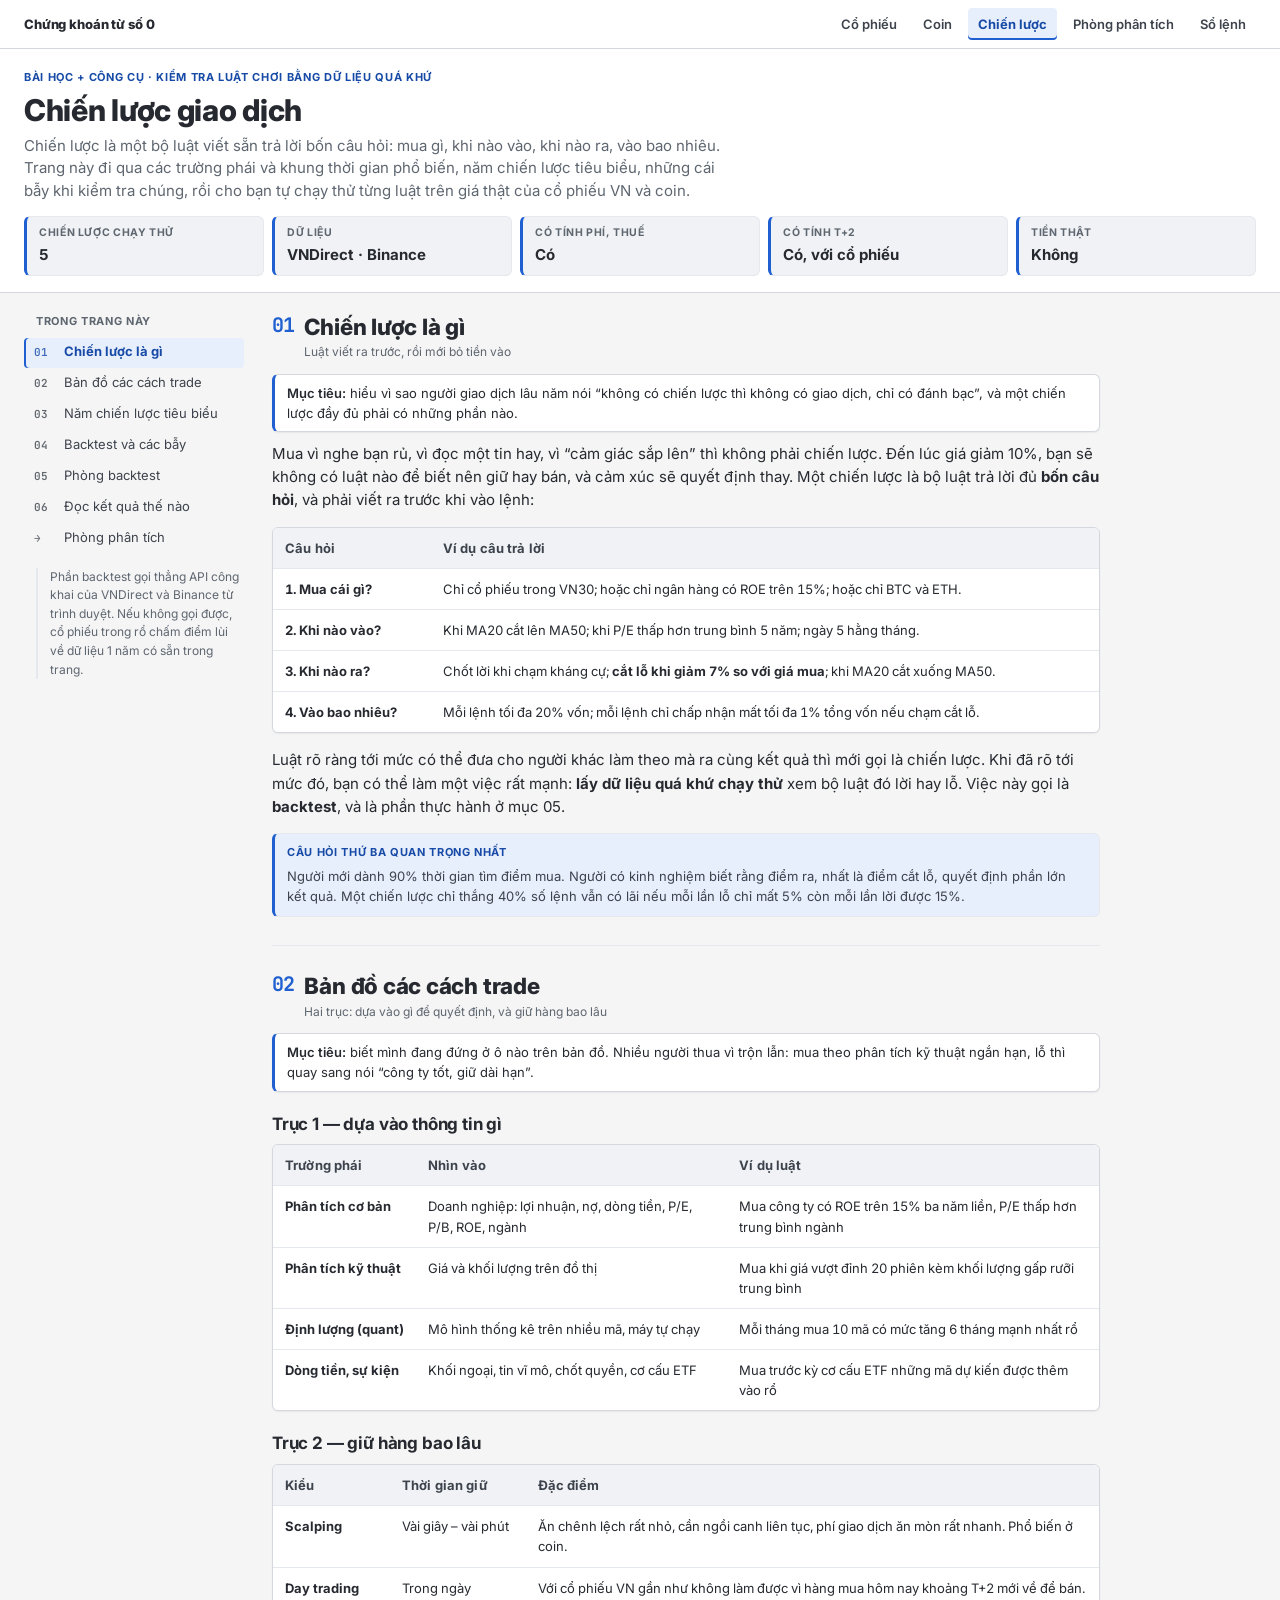
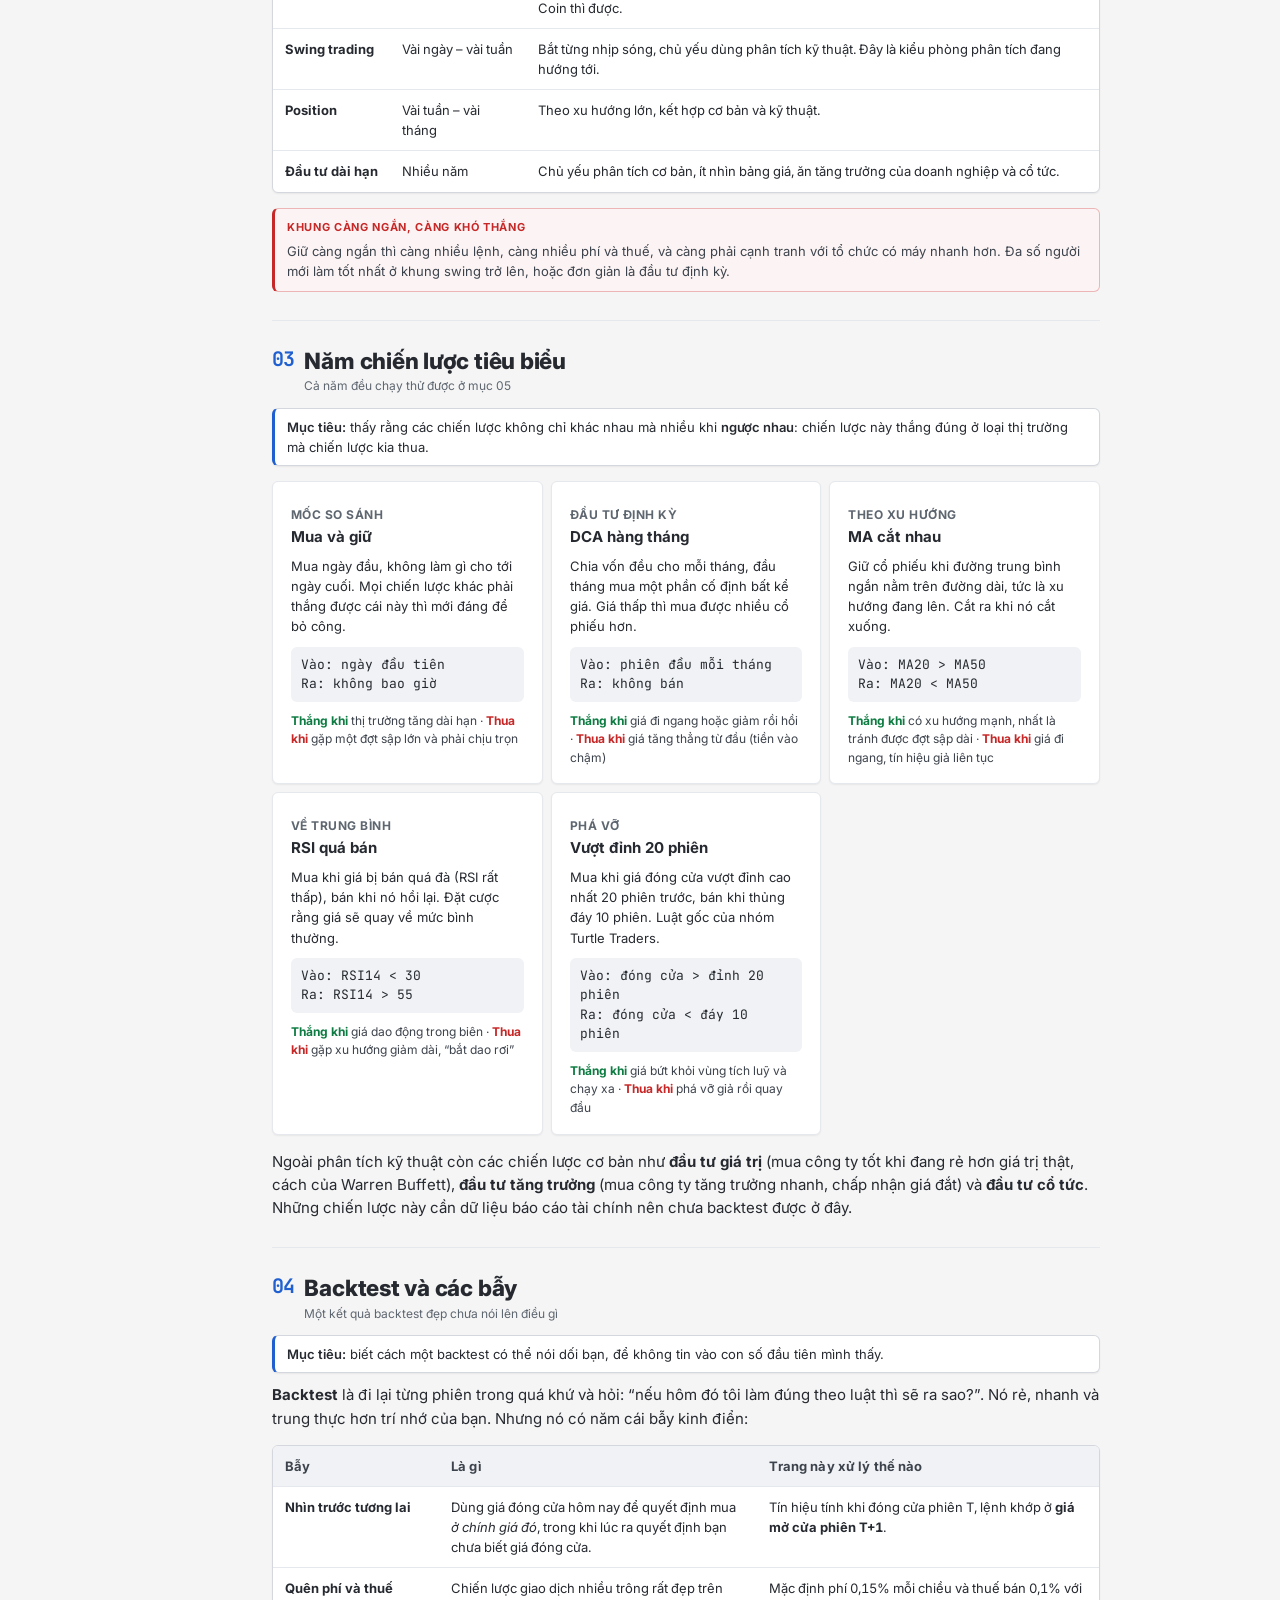
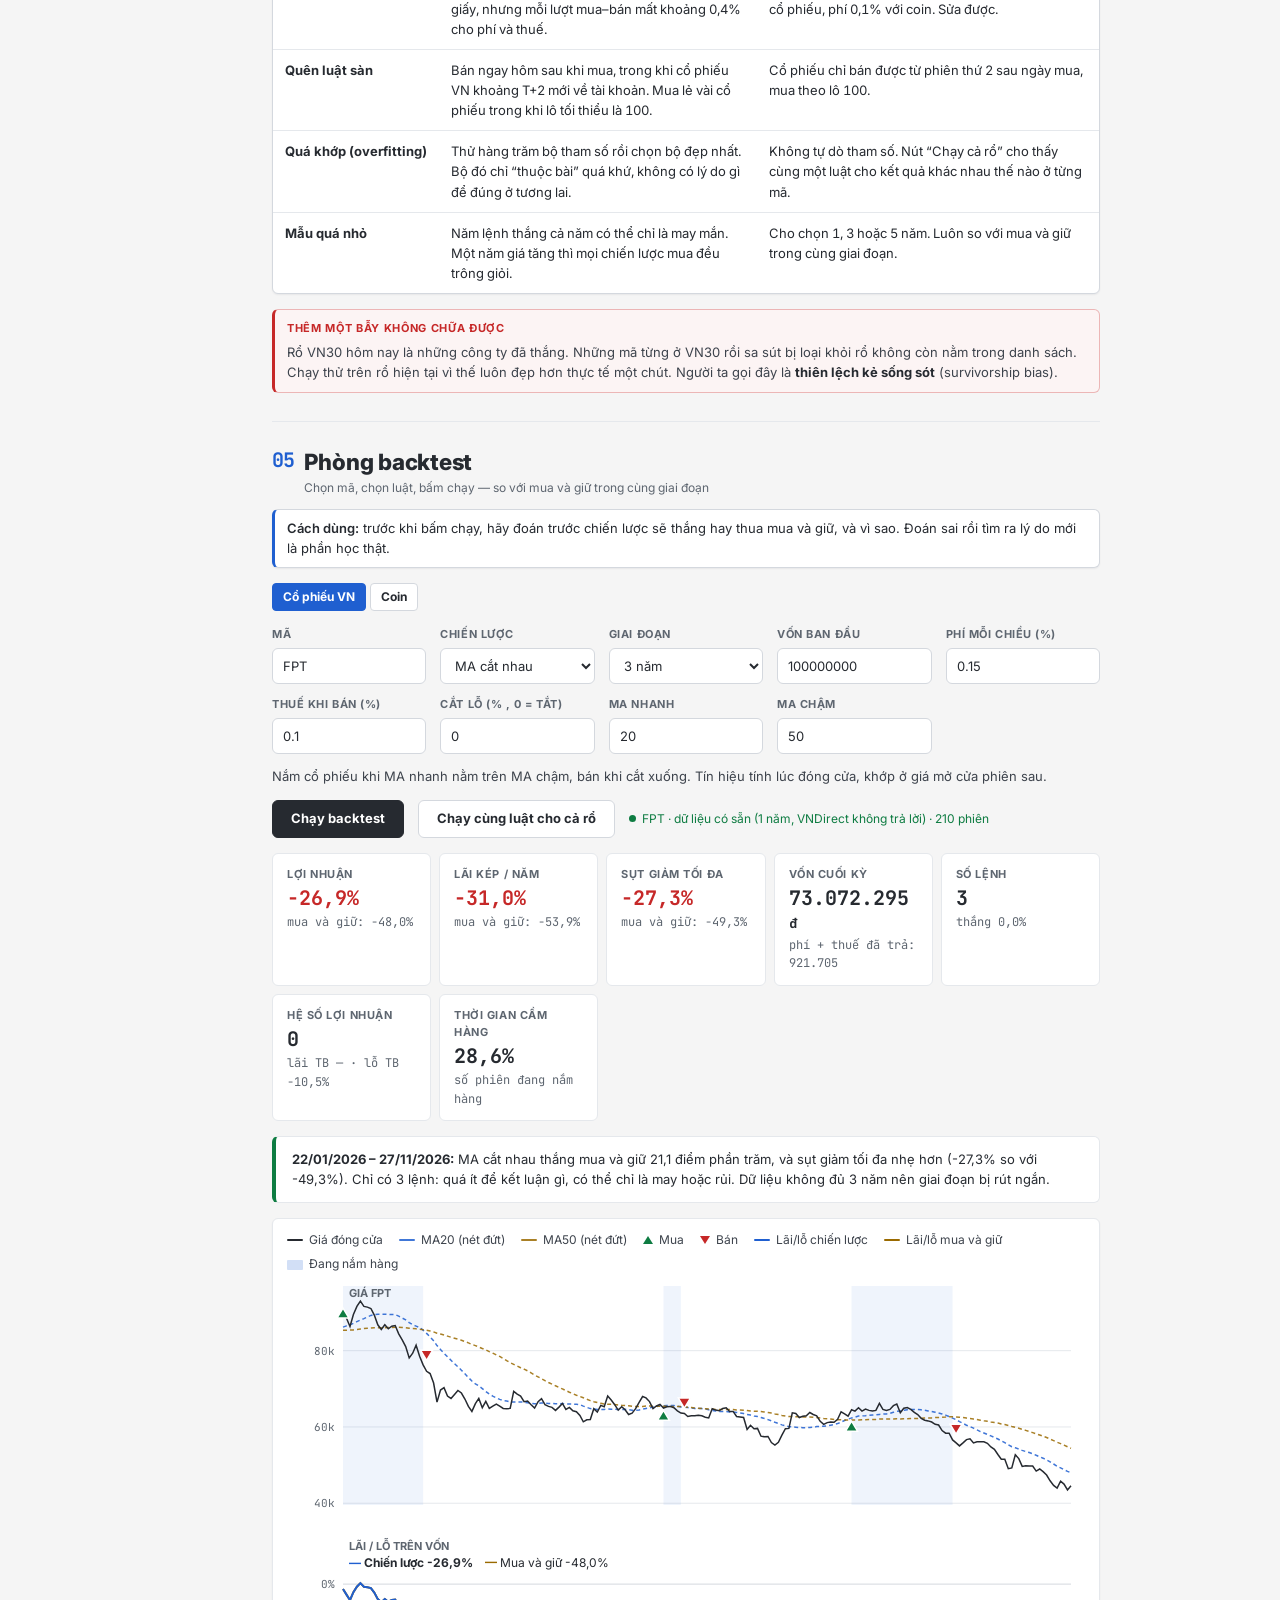
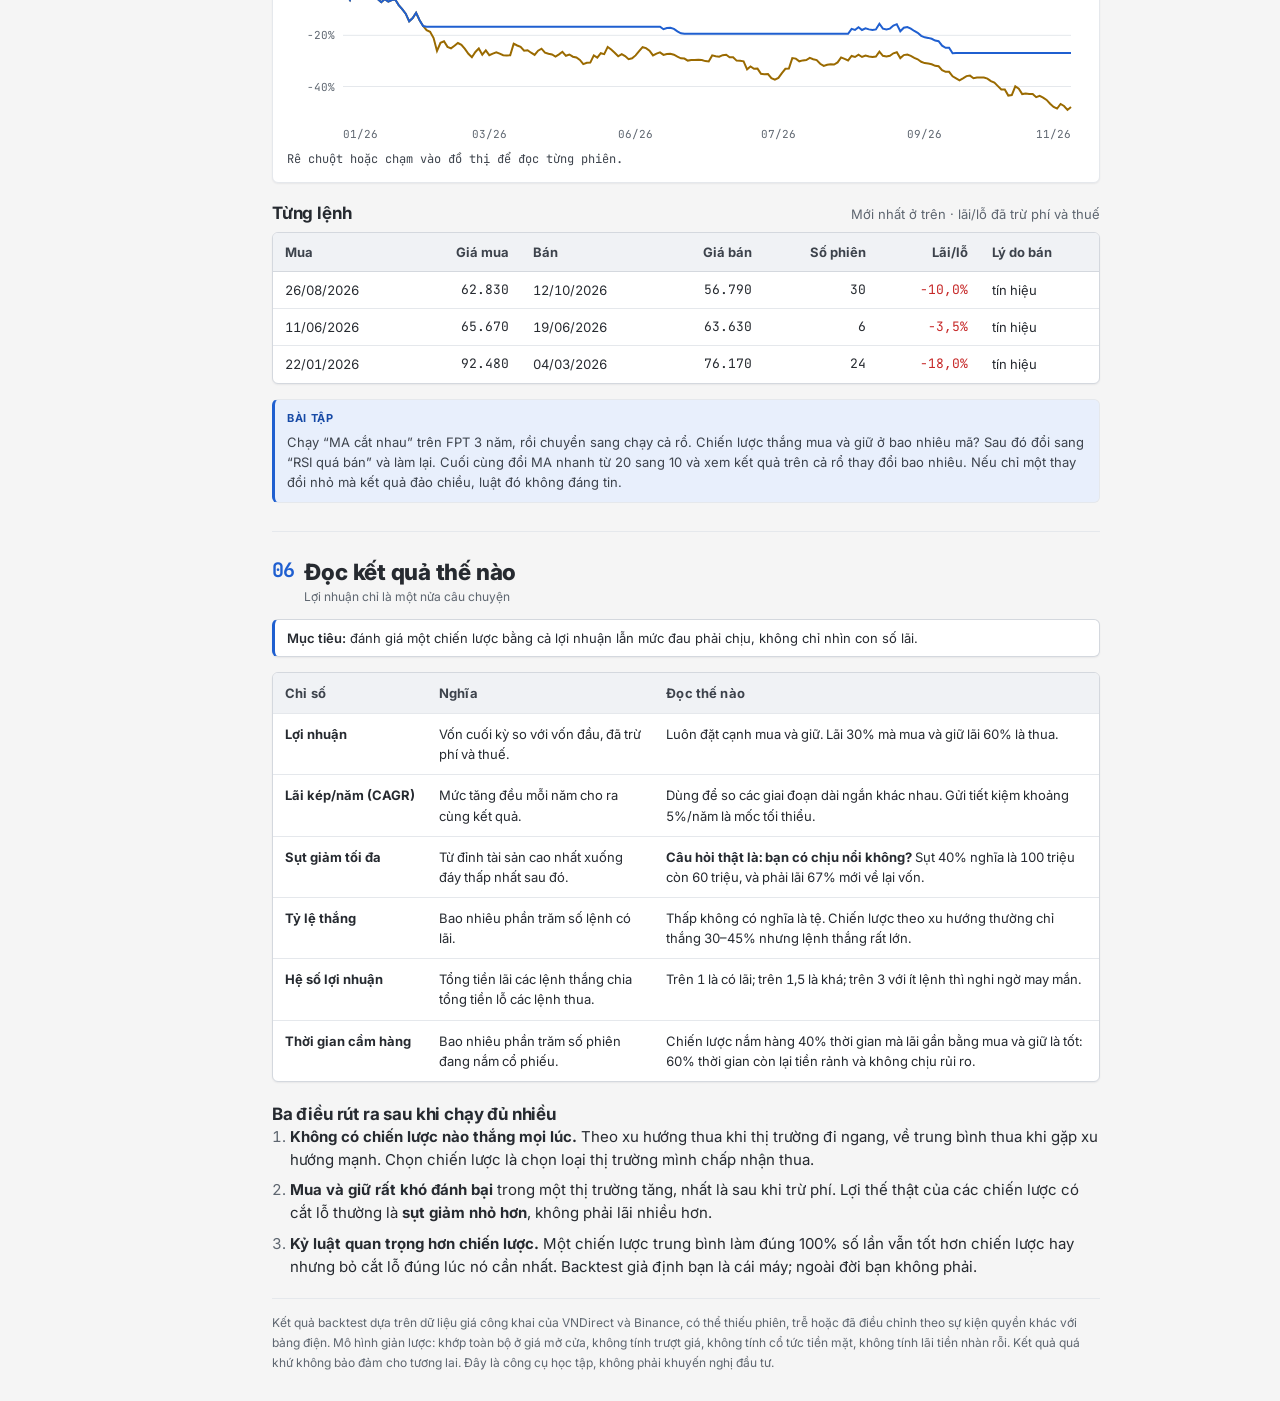
<file: chien-luoc.html>
<!doctype html>
<html lang="vi">
<head>
<meta charset="utf-8">
<meta name="viewport" content="width=device-width, initial-scale=1">
<style>
:root{color-scheme:light}
img{max-width:100%}
[hidden]{display:none!important}
</style>
<title>Chiến lược · Chứng khoán từ số 0</title>
<meta name="description" content="Chiến lược đầu tư là gì, các trường phái và khung thời gian giao dịch, kèm phòng backtest chạy năm chiến lược trên giá thật của cổ phiếu VN và coin.">
<link rel="icon" href="data:image/svg+xml,%3Csvg xmlns=%27http://www.w3.org/2000/svg%27 viewBox=%270 0 32 32%27%3E%3Crect x=%274%27 y=%2712%27 width=%276%27 height=%2712%27 fill=%27%230E7C42%27/%3E%3Crect x=%276%27 y=%276%27 width=%272%27 height=%2722%27 fill=%27%230E7C42%27/%3E%3Crect x=%2718%27 y=%278%27 width=%276%27 height=%2714%27 fill=%27%23C62828%27/%3E%3Crect x=%2720%27 y=%274%27 width=%272%27 height=%2724%27 fill=%27%23C62828%27/%3E%3C/svg%3E">
<link rel="preconnect" href="https://fonts.googleapis.com">
<link rel="preconnect" href="https://fonts.gstatic.com" crossorigin>
<link rel="stylesheet" href="https://fonts.googleapis.com/css2?family=Inter:wght@400;500;600;700;800&family=JetBrains+Mono:wght@400;500;700&display=swap">
<link rel="stylesheet" href="assets/site.css">
<style>
/* ---- màu riêng cho đồ thị backtest (đã kiểm tra tách biệt cho người mù màu, cả hai nền) ---- */
:root{ --s-strat:#1F5FD0; --s-bh:#9A6A00 }

.num{ font-variant-numeric:tabular-nums }
.lbl{ font-size:11px; font-weight:700; letter-spacing:.06em; text-transform:uppercase; color:var(--muted) }
.card{ background:var(--surface); border:1px solid var(--line-soft); border-radius:var(--radius); padding:16px 18px }

table.rules{ border-collapse:collapse; width:100%; font-size:var(--fs-sm) }
table.rules th, table.rules td{ text-align:left; vertical-align:top; padding:10px 12px; border-bottom:1px solid var(--line-soft) }
table.rules th{ background:var(--surface-2); color:var(--ink-2); font-weight:700; font-size:13px; white-space:nowrap }
table.rules tr:last-child td{ border-bottom:0 }
table.rules td:first-child{ font-weight:700; white-space:nowrap }

/* ---- thẻ chiến lược ---- */
.strats{ display:grid; gap:12px; grid-template-columns:repeat(auto-fit,minmax(250px,1fr)); margin-top:15px }
.strats .card h4{ margin:0 0 4px; font-size:var(--fs-base) }
.strats .card .kind{ font-size:var(--fs-xs); color:var(--muted); font-weight:700; letter-spacing:.04em; text-transform:uppercase }
.strats .card p{ margin:8px 0 0; font-size:var(--fs-sm) }
.strats .card .rule{ font-family:var(--font-mono); font-size:13px; background:var(--surface-2); border-radius:6px; padding:8px 10px; margin-top:10px; line-height:1.5 }
.strats .card .when{ font-size:var(--fs-xs); color:var(--ink-2); margin-top:10px }
.strats .card .when b{ color:var(--up) } .strats .card .when i{ font-style:normal; font-weight:700; color:var(--down) }

/* ---- bảng điều khiển backtest ---- */
.bt-ctl{ display:grid; gap:12px 14px; grid-template-columns:repeat(auto-fit,minmax(150px,1fr)); margin-top:15px }
.bt-ctl label{ display:flex; flex-direction:column; gap:5px; font-size:11px; font-weight:700; letter-spacing:.05em; text-transform:uppercase; color:var(--muted) }
.bt-ctl input, .bt-ctl select{ font:inherit; font-size:var(--fs-sm); text-transform:none; letter-spacing:0; font-weight:400;
  min-height:36px; padding:0 10px; border:1px solid var(--line); border-radius:6px; background:var(--surface); color:var(--ink); width:100% }
.bt-ctl input:focus-visible, .bt-ctl select:focus-visible, .chip:focus-visible, .btn:focus-visible{ outline:2px solid var(--floor); outline-offset:2px }
.bt-params{ display:contents }
.chips{ display:flex; flex-wrap:wrap; gap:4px }
.chip{ font:700 var(--fs-sm)/1 var(--font-body); color:var(--ink); border:1px solid var(--line);
  border-radius:6px; min-height:34px; padding:0 12px; background:var(--surface); cursor:pointer }
.chip:hover{ background:var(--surface-2) }
.chip.on{ background:var(--ink); color:var(--surface); border-color:var(--ink) }
.bt-row{ display:flex; flex-wrap:wrap; gap:10px 14px; align-items:center; margin-top:14px }
.btn{ font:700 var(--fs-sm)/1 var(--font-body); min-height:38px; padding:0 18px; border-radius:6px; cursor:pointer;
  border:1px solid var(--ink); background:var(--ink); color:var(--surface) }
.btn.ghost{ background:var(--surface); color:var(--ink); border-color:var(--line) }
.btn.ghost:hover{ background:var(--surface-2) }
.btn[disabled]{ opacity:.5; cursor:progress }
.bt-desc{ margin-top:12px; font-size:var(--fs-sm); color:var(--ink-2) }

/* ---- kết quả ---- */
.kpis{ display:grid; gap:8px; grid-template-columns:repeat(auto-fit,minmax(140px,1fr)); margin-top:15px }
.kpi{ background:var(--surface); border:1px solid var(--line-soft); border-radius:var(--radius); padding:12px 14px }
.kpi dt{ font-size:11px; font-weight:700; letter-spacing:.05em; text-transform:uppercase; color:var(--muted) }
.kpi dd{ margin:4px 0 0; font-family:var(--font-mono); font-size:1.25rem; font-weight:700; line-height:1.15 }
.kpi .vs{ display:block; margin-top:3px; font-family:var(--font-mono); font-size:var(--fs-xs); font-weight:400; color:var(--muted) }
.c-up{ color:var(--up) } .c-down{ color:var(--down) }
.verdict{ margin-top:15px; padding:12px 16px; border:1px solid var(--line-soft); border-left:4px solid var(--muted);
  border-radius:var(--radius); background:var(--surface); font-size:var(--fs-sm) }
.verdict.win{ border-left-color:var(--up) } .verdict.lose{ border-left-color:var(--down) }

.chart-card{ margin-top:15px; padding:12px 14px 10px }
.legend2{ display:flex; flex-wrap:wrap; gap:6px 16px; font-size:var(--fs-xs); color:var(--ink-2) }
.legend2 span{ display:inline-flex; align-items:center; gap:6px }
.legend2 i{ display:inline-block; width:16px; height:2px; border-radius:1px }
.legend2 .tri{ width:0; height:0; border-radius:0; background:none!important; border-left:5px solid transparent; border-right:5px solid transparent }
.legend2 .tri.u{ border-bottom:8px solid var(--up) } .legend2 .tri.d{ border-top:8px solid var(--down) }
.plot svg{ display:block; width:100%; height:auto; touch-action:pan-y }
.readout{ min-height:22px; margin-top:6px; font-family:var(--font-mono); font-size:var(--fs-xs); color:var(--ink-2); display:flex; flex-wrap:wrap; gap:4px 14px }
.readout b{ color:var(--ink) }

table.trades{ border-collapse:collapse; width:100%; min-width:720px; font-size:var(--fs-sm) }
table.trades th{ text-align:right; background:var(--surface-2); color:var(--ink-2); font-weight:700; font-size:13px; padding:9px 12px; border-bottom:1px solid var(--line); white-space:nowrap }
table.trades td{ text-align:right; padding:8px 12px; border-bottom:1px solid var(--line-soft); white-space:nowrap; font-family:var(--font-mono); font-variant-numeric:tabular-nums }
table.trades th.l, table.trades td.l{ text-align:left; font-family:var(--font-body) }
table.trades tr:last-child td{ border-bottom:0 }
table.trades tbody tr.click{ cursor:pointer }
table.trades tbody tr.click:hover td{ background:var(--surface-2) }
.tbl-cap{ display:flex; justify-content:space-between; align-items:baseline; gap:10px; flex-wrap:wrap; margin:20px 0 8px }
.tbl-cap h3{ margin:0 }
.scroll-y{ max-height:420px; overflow:auto }
.err{ padding:10px 14px; border:1px solid var(--down); border-radius:var(--radius); color:var(--down); font-size:var(--fs-sm); margin-top:15px }
</style>
</head>
<body>
<nav class="topnav" aria-label="Các trang">
  <div class="wrap">
    <a class="brand" href="index.html">Chứng khoán từ số 0</a>
    <a class="nav" href="index.html">Cổ phiếu</a>
    <a class="nav" href="coin.html">Coin</a>
    <a class="nav" href="chien-luoc.html" aria-current="page">Chiến lược</a>
    <a class="nav" href="phan-tich.html">Phòng phân tích</a>
    <a class="nav" href="so-lenh.html">Sổ lệnh</a>
  </div>
</nav>

<header class="masthead">
  <div class="wrap">
    <p class="eyebrow">Bài học + công cụ · Kiểm tra luật chơi bằng dữ liệu quá khứ</p>
    <h1>Chiến lược giao dịch
      <span class="h1-sub">Chiến lược là một bộ luật viết sẵn trả lời bốn câu hỏi: mua gì, khi nào vào, khi nào ra, vào bao nhiêu. Trang này đi qua các trường phái và khung thời gian phổ biến, năm chiến lược tiêu biểu, những cái bẫy khi kiểm tra chúng, rồi cho bạn tự chạy thử từng luật trên giá thật của cổ phiếu VN và coin.</span>
    </h1>
    <dl class="facts">
      <div class="fact"><dt>Chiến lược chạy thử</dt><dd>5</dd></div>
      <div class="fact"><dt>Dữ liệu</dt><dd>VNDirect · Binance</dd></div>
      <div class="fact"><dt>Có tính phí, thuế</dt><dd>Có</dd></div>
      <div class="fact"><dt>Có tính T+2</dt><dd>Có, với cổ phiếu</dd></div>
      <div class="fact"><dt>Tiền thật</dt><dd>Không</dd></div>
    </dl>
  </div>
</header>

<div class="wrap shell">
  <nav class="rail" aria-label="Mục lục">
    <p class="rail-title">Trong trang này</p>
    <ol id="toc">
      <li><a href="#lagi"><span class="n">01</span><span>Chiến lược là gì</span></a></li>
      <li><a href="#bando"><span class="n">02</span><span>Bản đồ các cách trade</span></a></li>
      <li><a href="#namcach"><span class="n">03</span><span>Năm chiến lược tiêu biểu</span></a></li>
      <li><a href="#batay"><span class="n">04</span><span>Backtest và các bẫy</span></a></li>
      <li><a href="#phong"><span class="n">05</span><span>Phòng backtest</span></a></li>
      <li><a href="#doc"><span class="n">06</span><span>Đọc kết quả thế nào</span></a></li>
      <li><a href="phan-tich.html"><span class="n">→</span><span>Phòng phân tích</span></a></li>
    </ol>
    <p class="rail-note">Phần backtest gọi thẳng API công khai của VNDirect và Binance từ trình duyệt. Nếu không gọi được, cổ phiếu trong rổ chấm điểm lùi về dữ liệu 1 năm có sẵn trong trang.</p>
  </nav>

  <main>

    <!-- ================= 01 ================= -->
    <section class="level" id="lagi">
      <div class="level-head">
        <span class="level-num">01</span>
        <div>
          <h2>Chiến lược là gì</h2>
          <p class="level-meta">Luật viết ra trước, rồi mới bỏ tiền vào</p>
        </div>
      </div>
      <p class="goal"><b>Mục tiêu:</b> hiểu vì sao người giao dịch lâu năm nói “không có chiến lược thì không có giao dịch, chỉ có đánh bạc”, và một chiến lược đầy đủ phải có những phần nào.</p>

      <p>Mua vì nghe bạn rủ, vì đọc một tin hay, vì “cảm giác sắp lên” thì không phải chiến lược. Đến lúc giá giảm 10%, bạn sẽ không có luật nào để biết nên giữ hay bán, và cảm xúc sẽ quyết định thay. Một chiến lược là bộ luật trả lời đủ <b>bốn câu hỏi</b>, và phải viết ra trước khi vào lệnh:</p>

      <div class="tbl-wrap">
        <table class="rules">
          <tr><th>Câu hỏi</th><th>Ví dụ câu trả lời</th></tr>
          <tr><td>1. Mua cái gì?</td><td>Chỉ cổ phiếu trong VN30; hoặc chỉ ngân hàng có ROE trên 15%; hoặc chỉ BTC và ETH.</td></tr>
          <tr><td>2. Khi nào vào?</td><td>Khi MA20 cắt lên MA50; khi P/E thấp hơn trung bình 5 năm; ngày 5 hằng tháng.</td></tr>
          <tr><td>3. Khi nào ra?</td><td>Chốt lời khi chạm kháng cự; <b>cắt lỗ khi giảm 7% so với giá mua</b>; khi MA20 cắt xuống MA50.</td></tr>
          <tr><td>4. Vào bao nhiêu?</td><td>Mỗi lệnh tối đa 20% vốn; mỗi lệnh chỉ chấp nhận mất tối đa 1% tổng vốn nếu chạm cắt lỗ.</td></tr>
        </table>
      </div>

      <p>Luật rõ ràng tới mức có thể đưa cho người khác làm theo mà ra cùng kết quả thì mới gọi là chiến lược. Khi đã rõ tới mức đó, bạn có thể làm một việc rất mạnh: <b>lấy dữ liệu quá khứ chạy thử</b> xem bộ luật đó lời hay lỗ. Việc này gọi là <b>backtest</b>, và là phần thực hành ở mục 05.</p>

      <p class="aside"><b>Câu hỏi thứ ba quan trọng nhất</b>Người mới dành 90% thời gian tìm điểm mua. Người có kinh nghiệm biết rằng điểm ra, nhất là điểm cắt lỗ, quyết định phần lớn kết quả. Một chiến lược chỉ thắng 40% số lệnh vẫn có lãi nếu mỗi lần lỗ chỉ mất 5% còn mỗi lần lời được 15%.</p>
    </section>

    <!-- ================= 02 ================= -->
    <section class="level" id="bando">
      <div class="level-head">
        <span class="level-num">02</span>
        <div>
          <h2>Bản đồ các cách trade</h2>
          <p class="level-meta">Hai trục: dựa vào gì để quyết định, và giữ hàng bao lâu</p>
        </div>
      </div>
      <p class="goal"><b>Mục tiêu:</b> biết mình đang đứng ở ô nào trên bản đồ. Nhiều người thua vì trộn lẫn: mua theo phân tích kỹ thuật ngắn hạn, lỗ thì quay sang nói “công ty tốt, giữ dài hạn”.</p>

      <h3>Trục 1 — dựa vào thông tin gì</h3>
      <div class="tbl-wrap">
        <table class="rules">
          <tr><th>Trường phái</th><th>Nhìn vào</th><th>Ví dụ luật</th></tr>
          <tr><td>Phân tích cơ bản</td><td>Doanh nghiệp: lợi nhuận, nợ, dòng tiền, P/E, P/B, ROE, ngành</td><td>Mua công ty có ROE trên 15% ba năm liền, P/E thấp hơn trung bình ngành</td></tr>
          <tr><td>Phân tích kỹ thuật</td><td>Giá và khối lượng trên đồ thị</td><td>Mua khi giá vượt đỉnh 20 phiên kèm khối lượng gấp rưỡi trung bình</td></tr>
          <tr><td>Định lượng (quant)</td><td>Mô hình thống kê trên nhiều mã, máy tự chạy</td><td>Mỗi tháng mua 10 mã có mức tăng 6 tháng mạnh nhất rổ</td></tr>
          <tr><td>Dòng tiền, sự kiện</td><td>Khối ngoại, tin vĩ mô, chốt quyền, cơ cấu ETF</td><td>Mua trước kỳ cơ cấu ETF những mã dự kiến được thêm vào rổ</td></tr>
        </table>
      </div>

      <h3>Trục 2 — giữ hàng bao lâu</h3>
      <div class="tbl-wrap">
        <table class="rules">
          <tr><th>Kiểu</th><th>Thời gian giữ</th><th>Đặc điểm</th></tr>
          <tr><td>Scalping</td><td>Vài giây – vài phút</td><td>Ăn chênh lệch rất nhỏ, cần ngồi canh liên tục, phí giao dịch ăn mòn rất nhanh. Phổ biến ở coin.</td></tr>
          <tr><td>Day trading</td><td>Trong ngày</td><td>Với cổ phiếu VN gần như không làm được vì hàng mua hôm nay khoảng T+2 mới về để bán. Coin thì được.</td></tr>
          <tr><td>Swing trading</td><td>Vài ngày – vài tuần</td><td>Bắt từng nhịp sóng, chủ yếu dùng phân tích kỹ thuật. Đây là kiểu phòng phân tích đang hướng tới.</td></tr>
          <tr><td>Position</td><td>Vài tuần – vài tháng</td><td>Theo xu hướng lớn, kết hợp cơ bản và kỹ thuật.</td></tr>
          <tr><td>Đầu tư dài hạn</td><td>Nhiều năm</td><td>Chủ yếu phân tích cơ bản, ít nhìn bảng giá, ăn tăng trưởng của doanh nghiệp và cổ tức.</td></tr>
        </table>
      </div>

      <p class="warn"><b>Khung càng ngắn, càng khó thắng</b>Giữ càng ngắn thì càng nhiều lệnh, càng nhiều phí và thuế, và càng phải cạnh tranh với tổ chức có máy nhanh hơn. Đa số người mới làm tốt nhất ở khung swing trở lên, hoặc đơn giản là đầu tư định kỳ.</p>
    </section>

    <!-- ================= 03 ================= -->
    <section class="level" id="namcach">
      <div class="level-head">
        <span class="level-num">03</span>
        <div>
          <h2>Năm chiến lược tiêu biểu</h2>
          <p class="level-meta">Cả năm đều chạy thử được ở mục 05</p>
        </div>
      </div>
      <p class="goal"><b>Mục tiêu:</b> thấy rằng các chiến lược không chỉ khác nhau mà nhiều khi <b>ngược nhau</b>: chiến lược này thắng đúng ở loại thị trường mà chiến lược kia thua.</p>

      <div class="strats">
        <div class="card">
          <p class="kind">Mốc so sánh</p>
          <h4>Mua và giữ</h4>
          <p>Mua ngày đầu, không làm gì cho tới ngày cuối. Mọi chiến lược khác phải thắng được cái này thì mới đáng để bỏ công.</p>
          <div class="rule">Vào: ngày đầu tiên<br>Ra: không bao giờ</div>
          <p class="when"><b>Thắng khi</b> thị trường tăng dài hạn · <i>Thua khi</i> gặp một đợt sập lớn và phải chịu trọn</p>
        </div>
        <div class="card">
          <p class="kind">Đầu tư định kỳ</p>
          <h4>DCA hàng tháng</h4>
          <p>Chia vốn đều cho mỗi tháng, đầu tháng mua một phần cố định bất kể giá. Giá thấp thì mua được nhiều cổ phiếu hơn.</p>
          <div class="rule">Vào: phiên đầu mỗi tháng<br>Ra: không bán</div>
          <p class="when"><b>Thắng khi</b> giá đi ngang hoặc giảm rồi hồi · <i>Thua khi</i> giá tăng thẳng từ đầu (tiền vào chậm)</p>
        </div>
        <div class="card">
          <p class="kind">Theo xu hướng</p>
          <h4>MA cắt nhau</h4>
          <p>Giữ cổ phiếu khi đường trung bình ngắn nằm trên đường dài, tức là xu hướng đang lên. Cắt ra khi nó cắt xuống.</p>
          <div class="rule">Vào: MA20 &gt; MA50<br>Ra: MA20 &lt; MA50</div>
          <p class="when"><b>Thắng khi</b> có xu hướng mạnh, nhất là tránh được đợt sập dài · <i>Thua khi</i> giá đi ngang, tín hiệu giả liên tục</p>
        </div>
        <div class="card">
          <p class="kind">Về trung bình</p>
          <h4>RSI quá bán</h4>
          <p>Mua khi giá bị bán quá đà (RSI rất thấp), bán khi nó hồi lại. Đặt cược rằng giá sẽ quay về mức bình thường.</p>
          <div class="rule">Vào: RSI14 &lt; 30<br>Ra: RSI14 &gt; 55</div>
          <p class="when"><b>Thắng khi</b> giá dao động trong biên · <i>Thua khi</i> gặp xu hướng giảm dài, “bắt dao rơi”</p>
        </div>
        <div class="card">
          <p class="kind">Phá vỡ</p>
          <h4>Vượt đỉnh 20 phiên</h4>
          <p>Mua khi giá đóng cửa vượt đỉnh cao nhất 20 phiên trước, bán khi thủng đáy 10 phiên. Luật gốc của nhóm Turtle Traders.</p>
          <div class="rule">Vào: đóng cửa &gt; đỉnh 20 phiên<br>Ra: đóng cửa &lt; đáy 10 phiên</div>
          <p class="when"><b>Thắng khi</b> giá bứt khỏi vùng tích luỹ và chạy xa · <i>Thua khi</i> phá vỡ giả rồi quay đầu</p>
        </div>
      </div>

      <p style="margin-top:15px">Ngoài phân tích kỹ thuật còn các chiến lược cơ bản như <b>đầu tư giá trị</b> (mua công ty tốt khi đang rẻ hơn giá trị thật, cách của Warren Buffett), <b>đầu tư tăng trưởng</b> (mua công ty tăng trưởng nhanh, chấp nhận giá đắt) và <b>đầu tư cổ tức</b>. Những chiến lược này cần dữ liệu báo cáo tài chính nên chưa backtest được ở đây.</p>
    </section>

    <!-- ================= 04 ================= -->
    <section class="level" id="batay">
      <div class="level-head">
        <span class="level-num">04</span>
        <div>
          <h2>Backtest và các bẫy</h2>
          <p class="level-meta">Một kết quả backtest đẹp chưa nói lên điều gì</p>
        </div>
      </div>
      <p class="goal"><b>Mục tiêu:</b> biết cách một backtest có thể nói dối bạn, để không tin vào con số đầu tiên mình thấy.</p>

      <p><b>Backtest</b> là đi lại từng phiên trong quá khứ và hỏi: “nếu hôm đó tôi làm đúng theo luật thì sẽ ra sao?”. Nó rẻ, nhanh và trung thực hơn trí nhớ của bạn. Nhưng nó có năm cái bẫy kinh điển:</p>

      <div class="tbl-wrap">
        <table class="rules">
          <tr><th>Bẫy</th><th>Là gì</th><th>Trang này xử lý thế nào</th></tr>
          <tr><td>Nhìn trước tương lai</td><td>Dùng giá đóng cửa hôm nay để quyết định mua <i>ở chính giá đó</i>, trong khi lúc ra quyết định bạn chưa biết giá đóng cửa.</td><td>Tín hiệu tính khi đóng cửa phiên T, lệnh khớp ở <b>giá mở cửa phiên T+1</b>.</td></tr>
          <tr><td>Quên phí và thuế</td><td>Chiến lược giao dịch nhiều trông rất đẹp trên giấy, nhưng mỗi lượt mua–bán mất khoảng 0,4% cho phí và thuế.</td><td>Mặc định phí 0,15% mỗi chiều và thuế bán 0,1% với cổ phiếu, phí 0,1% với coin. Sửa được.</td></tr>
          <tr><td>Quên luật sàn</td><td>Bán ngay hôm sau khi mua, trong khi cổ phiếu VN khoảng T+2 mới về tài khoản. Mua lẻ vài cổ phiếu trong khi lô tối thiểu là 100.</td><td>Cổ phiếu chỉ bán được từ phiên thứ 2 sau ngày mua, mua theo lô 100.</td></tr>
          <tr><td>Quá khớp (overfitting)</td><td>Thử hàng trăm bộ tham số rồi chọn bộ đẹp nhất. Bộ đó chỉ “thuộc bài” quá khứ, không có lý do gì để đúng ở tương lai.</td><td>Không tự dò tham số. Nút “Chạy cả rổ” cho thấy cùng một luật cho kết quả khác nhau thế nào ở từng mã.</td></tr>
          <tr><td>Mẫu quá nhỏ</td><td>Năm lệnh thắng cả năm có thể chỉ là may mắn. Một năm giá tăng thì mọi chiến lược mua đều trông giỏi.</td><td>Cho chọn 1, 3 hoặc 5 năm. Luôn so với mua và giữ trong cùng giai đoạn.</td></tr>
        </table>
      </div>

      <p class="warn"><b>Thêm một bẫy không chữa được</b>Rổ VN30 hôm nay là những công ty đã thắng. Những mã từng ở VN30 rồi sa sút bị loại khỏi rổ không còn nằm trong danh sách. Chạy thử trên rổ hiện tại vì thế luôn đẹp hơn thực tế một chút. Người ta gọi đây là <b>thiên lệch kẻ sống sót</b> (survivorship bias).</p>
    </section>

    <!-- ================= 05 ================= -->
    <section class="level" id="phong">
      <div class="level-head">
        <span class="level-num">05</span>
        <div>
          <h2>Phòng backtest</h2>
          <p class="level-meta">Chọn mã, chọn luật, bấm chạy — so với mua và giữ trong cùng giai đoạn</p>
        </div>
      </div>
      <p class="goal"><b>Cách dùng:</b> trước khi bấm chạy, hãy đoán trước chiến lược sẽ thắng hay thua mua và giữ, và vì sao. Đoán sai rồi tìm ra lý do mới là phần học thật.</p>

      <div class="chips" id="kind" role="group" aria-label="Loại tài sản" style="margin-top:15px">
        <button type="button" class="chip on" data-k="vn">Cổ phiếu VN</button>
        <button type="button" class="chip" data-k="coin">Coin</button>
      </div>

      <div class="bt-ctl">
        <label>Mã<input id="sym" list="sym-list" value="FPT" autocomplete="off" spellcheck="false"></label>
        <datalist id="sym-list"></datalist>
        <label>Chiến lược
          <select id="strat">
            <option value="bh">Mua và giữ</option>
            <option value="dca">DCA hàng tháng</option>
            <option value="ma" selected>MA cắt nhau</option>
            <option value="rsi">RSI quá bán</option>
            <option value="bo">Vượt đỉnh N phiên</option>
          </select>
        </label>
        <label>Giai đoạn
          <select id="years">
            <option value="1">1 năm</option>
            <option value="3" selected>3 năm</option>
            <option value="5">5 năm</option>
          </select>
        </label>
        <label>Vốn ban đầu<input id="cap" type="number" min="1" step="1" value="100000000" inputmode="numeric"></label>
        <label>Phí mỗi chiều (%)<input id="fee" type="number" min="0" step="0.01" value="0.15"></label>
        <label>Thuế khi bán (%)<input id="tax" type="number" min="0" step="0.01" value="0.1"></label>
        <label>Cắt lỗ (% , 0 = tắt)<input id="stop" type="number" min="0" max="50" step="0.5" value="0"></label>
        <div class="bt-params" id="params"></div>
      </div>
      <p class="bt-desc" id="desc"></p>

      <div class="bt-row">
        <button type="button" class="btn" id="run">Chạy backtest</button>
        <button type="button" class="btn ghost" id="basket">Chạy cùng luật cho cả rổ</button>
        <span class="lab-status" id="stt">chưa chạy</span>
      </div>

      <div id="err" class="err" hidden></div>

      <div id="out" hidden>
        <dl class="kpis" id="kpis"></dl>
        <div class="verdict" id="verdict"></div>

        <div class="card chart-card">
          <div class="legend2" id="legend"></div>
          <div class="plot"><svg id="chart" viewBox="0 0 900 470" style="aspect-ratio:auto" role="img" aria-label="Đồ thị giá kèm điểm mua bán, và đồ thị lãi lỗ của chiến lược so với mua và giữ"></svg></div>
          <div class="readout" id="readout"><span class="c-muted">Rê chuột hoặc chạm vào đồ thị để đọc từng phiên.</span></div>
        </div>

        <div class="tbl-cap"><h3>Từng lệnh</h3><span class="lab-hint" id="tr-note"></span></div>
        <div class="tbl-wrap scroll-y">
          <table class="trades">
            <thead id="tr-head"></thead>
            <tbody id="tr-rows"></tbody>
          </table>
        </div>
      </div>

      <div id="bk" hidden>
        <div class="tbl-cap"><h3 id="bk-title">Cùng luật trên cả rổ</h3><span class="lab-hint">Bấm vào một dòng để chạy chi tiết mã đó</span></div>
        <div class="verdict" id="bk-sum"></div>
        <div class="tbl-wrap scroll-y" style="margin-top:12px">
          <table class="trades">
            <thead><tr><th class="l">Mã</th><th>Chiến lược</th><th>Mua và giữ</th><th>Chênh</th><th>Sụt tối đa</th><th>Sụt tối đa (giữ)</th><th>Số lệnh</th><th>Tỷ lệ thắng</th></tr></thead>
            <tbody id="bk-rows"></tbody>
          </table>
        </div>
      </div>

      <p class="aside" style="margin-top:15px"><b>Bài tập</b>Chạy “MA cắt nhau” trên FPT 3 năm, rồi chuyển sang chạy cả rổ. Chiến lược thắng mua và giữ ở bao nhiêu mã? Sau đó đổi sang “RSI quá bán” và làm lại. Cuối cùng đổi MA nhanh từ 20 sang 10 và xem kết quả trên cả rổ thay đổi bao nhiêu. Nếu chỉ một thay đổi nhỏ mà kết quả đảo chiều, luật đó không đáng tin.</p>
    </section>

    <!-- ================= 06 ================= -->
    <section class="level" id="doc">
      <div class="level-head">
        <span class="level-num">06</span>
        <div>
          <h2>Đọc kết quả thế nào</h2>
          <p class="level-meta">Lợi nhuận chỉ là một nửa câu chuyện</p>
        </div>
      </div>
      <p class="goal"><b>Mục tiêu:</b> đánh giá một chiến lược bằng cả lợi nhuận lẫn mức đau phải chịu, không chỉ nhìn con số lãi.</p>

      <div class="tbl-wrap">
        <table class="rules">
          <tr><th>Chỉ số</th><th>Nghĩa</th><th>Đọc thế nào</th></tr>
          <tr><td>Lợi nhuận</td><td>Vốn cuối kỳ so với vốn đầu, đã trừ phí và thuế.</td><td>Luôn đặt cạnh mua và giữ. Lãi 30% mà mua và giữ lãi 60% là thua.</td></tr>
          <tr><td>Lãi kép/năm (CAGR)</td><td>Mức tăng đều mỗi năm cho ra cùng kết quả.</td><td>Dùng để so các giai đoạn dài ngắn khác nhau. Gửi tiết kiệm khoảng 5%/năm là mốc tối thiểu.</td></tr>
          <tr><td>Sụt giảm tối đa</td><td>Từ đỉnh tài sản cao nhất xuống đáy thấp nhất sau đó.</td><td><b>Câu hỏi thật là: bạn có chịu nổi không?</b> Sụt 40% nghĩa là 100 triệu còn 60 triệu, và phải lãi 67% mới về lại vốn.</td></tr>
          <tr><td>Tỷ lệ thắng</td><td>Bao nhiêu phần trăm số lệnh có lãi.</td><td>Thấp không có nghĩa là tệ. Chiến lược theo xu hướng thường chỉ thắng 30–45% nhưng lệnh thắng rất lớn.</td></tr>
          <tr><td>Hệ số lợi nhuận</td><td>Tổng tiền lãi các lệnh thắng chia tổng tiền lỗ các lệnh thua.</td><td>Trên 1 là có lãi; trên 1,5 là khá; trên 3 với ít lệnh thì nghi ngờ may mắn.</td></tr>
          <tr><td>Thời gian cầm hàng</td><td>Bao nhiêu phần trăm số phiên đang nắm cổ phiếu.</td><td>Chiến lược nắm hàng 40% thời gian mà lãi gần bằng mua và giữ là tốt: 60% thời gian còn lại tiền rảnh và không chịu rủi ro.</td></tr>
        </table>
      </div>

      <h3>Ba điều rút ra sau khi chạy đủ nhiều</h3>
      <ol class="steps">
        <li><b>Không có chiến lược nào thắng mọi lúc.</b> Theo xu hướng thua khi thị trường đi ngang, về trung bình thua khi gặp xu hướng mạnh. Chọn chiến lược là chọn loại thị trường mình chấp nhận thua.</li>
        <li><b>Mua và giữ rất khó đánh bại</b> trong một thị trường tăng, nhất là sau khi trừ phí. Lợi thế thật của các chiến lược có cắt lỗ thường là <b>sụt giảm nhỏ hơn</b>, không phải lãi nhiều hơn.</li>
        <li><b>Kỷ luật quan trọng hơn chiến lược.</b> Một chiến lược trung bình làm đúng 100% số lần vẫn tốt hơn chiến lược hay nhưng bỏ cắt lỗ đúng lúc nó cần nhất. Backtest giả định bạn là cái máy; ngoài đời bạn không phải.</li>
      </ol>

      <p class="disclaimer">Kết quả backtest dựa trên dữ liệu giá công khai của VNDirect và Binance, có thể thiếu phiên, trễ hoặc đã điều chỉnh theo sự kiện quyền khác với bảng điện. Mô hình giản lược: khớp toàn bộ ở giá mở cửa, không tính trượt giá, không tính cổ tức tiền mặt, không tính lãi tiền nhàn rỗi. Kết quả quá khứ không bảo đảm cho tương lai. Đây là công cụ học tập, không phải khuyến nghị đầu tư.</p>
    </section>

  </main>
</div>

<script src="assets/site.js"></script>
<script src="assets/market.js"></script>
<script>
/* ============================================================
   Phòng backtest — tải nến, sinh tín hiệu, khớp lệnh từng phiên
   ============================================================ */
(function(){
  'use strict';
  var $ = function(id){ return document.getElementById(id); };
  var NS = 'http://www.w3.org/2000/svg';

  /* ---------- định dạng ---------- */
  function fmtPct(x, sign){
    if (x === null || x === undefined || !isFinite(x)) return '—';
    var s = (x * 100).toLocaleString('vi-VN', { minimumFractionDigits:1, maximumFractionDigits:1 }) + '%';
    return sign && x > 0 ? '+' + s : s;
  }
  function fmtMoney(x){ return Math.round(x).toLocaleString('vi-VN'); }
  function fmtPx(x){
    if (S.kind === 'vn') return Math.round(x).toLocaleString('vi-VN');
    var d = x >= 100 ? 2 : x >= 1 ? 4 : 6;
    return x.toLocaleString('en-US', { maximumFractionDigits:d });
  }
  function dmy(s){ return s.slice(8,10) + '/' + s.slice(5,7) + '/' + s.slice(0,4); }
  function cls(x){ return x > 0 ? 'c-up' : x < 0 ? 'c-down' : ''; }
  function esc(s){ return String(s).replace(/[&<>"]/g, function(c){ return { '&':'&amp;','<':'&lt;','>':'&gt;','"':'&quot;' }[c]; }); }

  /* ---------- trạng thái ---------- */
  var S = { kind:'vn' };
  var DEF = {
    vn:   { sym:'FPT',     cap:100000000, fee:0.15, tax:0.1 },
    coin: { sym:'BTCUSDT', cap:10000,     fee:0.1,  tax:0 }
  };
  var STRATS = {
    bh:  { name:'Mua và giữ', params:[],
           desc:'Mua toàn bộ vốn ở giá mở cửa phiên đầu, giữ tới phiên cuối. Đây cũng là đường so sánh trên đồ thị.' },
    dca: { name:'DCA hàng tháng', params:[],
           desc:'Chia vốn đều cho số tháng trong giai đoạn, mua ở giá mở cửa phiên đầu mỗi tháng, không bán. Tiền chưa dùng tới nằm yên (không tính lãi).' },
    ma:  { name:'MA cắt nhau', params:[{ k:'f', label:'MA nhanh', v:20 }, { k:'s', label:'MA chậm', v:50 }],
           desc:'Nắm cổ phiếu khi MA nhanh nằm trên MA chậm, bán khi cắt xuống. Tín hiệu tính lúc đóng cửa, khớp ở giá mở cửa phiên sau.' },
    rsi: { name:'RSI quá bán', params:[{ k:'lo', label:'Mua khi RSI dưới', v:30 }, { k:'hi', label:'Bán khi RSI trên', v:55 }],
           desc:'Mua khi RSI 14 rơi xuống dưới ngưỡng quá bán, giữ tới khi RSI hồi lên trên ngưỡng bán.' },
    bo:  { name:'Vượt đỉnh N phiên', params:[{ k:'n', label:'Đỉnh N phiên', v:20 }, { k:'m', label:'Thoát khi thủng đáy M phiên', v:10 }],
           desc:'Mua khi giá đóng cửa vượt đỉnh cao nhất N phiên trước đó, bán khi đóng cửa thủng đáy thấp nhất M phiên trước đó.' }
  };

  /* ---------- tải dữ liệu ---------- */
  var cache = {};
  function loadLocal(sym){
    return fetch('data/bars/' + sym + '.json', { cache:'no-cache' })
      .then(function(r){ if (!r.ok) throw new Error('HTTP ' + r.status); return r.json(); })
      .then(function(d){ return (d.bars || []).map(function(b){ return b.slice(0, 6); }); });
  }
  function loadVN(sym, years){
    var days = Math.round(years * 365.25) + 400;   // thêm ~1 năm làm nền cho chỉ báo
    return Market.vnStock(sym, days).then(function(bars){ return { bars:bars, src:'VNDirect' }; })
      .catch(function(e){
        return loadLocal(sym).then(function(bars){
          if (!bars.length) throw e;
          return { bars:bars, src:'dữ liệu có sẵn (1 năm, VNDirect không trả lời)' };
        }, function(){ throw e; });
      });
  }
  var BN = ['https://api.binance.com', 'https://data-api.binance.vision'];
  function bnGet(qs){
    return fetch(BN[0] + '/api/v3/klines?' + qs, { cache:'no-store' })
      .then(function(r){ if (!r.ok) throw new Error('HTTP ' + r.status); return r.json(); })
      .catch(function(){
        return fetch(BN[1] + '/api/v3/klines?' + qs, { cache:'no-store' })
          .then(function(r){ if (!r.ok) throw new Error('Binance HTTP ' + r.status); return r.json(); });
      });
  }
  function loadCoin(sym, years){
    var need = Math.round(years * 365.25) + 400, out = [], end = null;
    function page(){
      var qs = 'symbol=' + encodeURIComponent(sym) + '&interval=1d&limit=1000' + (end ? '&endTime=' + end : '');
      return bnGet(qs).then(function(rows){
        if (!Array.isArray(rows)) throw new Error('Binance không trả dữ liệu cho ' + sym);
        out = rows.concat(out);
        if (rows.length === 1000 && out.length < need){ end = rows[0][0] - 1; return page(); }
      });
    }
    return page().then(function(){
      if (!out.length) throw new Error('Không có dữ liệu cho ' + sym);
      // bỏ nến ngày hôm nay chưa đóng
      if (out[out.length-1][6] > Date.now()) out.pop();
      return { src:'Binance', bars: out.map(function(r){
        return [Market.vnStamp(r[0], false), +r[1], +r[2], +r[3], +r[4], +r[5]];
      }) };
    });
  }
  function load(kind, sym, years){
    var key = kind + ':' + sym + ':' + years;
    if (!cache[key]) {
      cache[key] = (kind === 'vn' ? loadVN(sym, years) : loadCoin(sym, years));
      cache[key].catch(function(){ delete cache[key]; });
    }
    return cache[key];
  }

  /* ---------- chỉ báo ---------- */
  function sma(c, n){
    var out = new Array(c.length).fill(null), s = 0;
    for (var i=0;i<c.length;i++){ s += c[i]; if (i >= n) s -= c[i-n]; if (i >= n-1) out[i] = s / n; }
    return out;
  }
  function rsi(c, n){
    var out = new Array(c.length).fill(null), g = 0, l = 0;
    for (var i=1;i<c.length;i++){
      var d = c[i] - c[i-1], up = d > 0 ? d : 0, dn = d < 0 ? -d : 0;
      if (i <= n){ g += up; l += dn; if (i === n){ g /= n; l /= n; out[i] = l === 0 ? 100 : 100 - 100/(1 + g/l); } }
      else { g = (g*(n-1) + up)/n; l = (l*(n-1) + dn)/n; out[i] = l === 0 ? 100 : 100 - 100/(1 + g/l); }
    }
    return out;
  }
  /* đỉnh/đáy của n phiên TRƯỚC phiên i (không gồm phiên i) */
  function prevMax(h, n){
    var out = new Array(h.length).fill(null);
    for (var i=n;i<h.length;i++){ var m = -Infinity; for (var j=i-n;j<i;j++) if (h[j] > m) m = h[j]; out[i] = m; }
    return out;
  }
  function prevMin(l, n){
    var out = new Array(l.length).fill(null);
    for (var i=n;i<l.length;i++){ var m = Infinity; for (var j=i-n;j<i;j++) if (l[j] < m) m = l[j]; out[i] = m; }
    return out;
  }

  /* ---------- tín hiệu: want[i] = muốn đang nắm hàng sau khi đóng cửa phiên i ---------- */
  function signals(strat, bars, p){
    var c = bars.map(function(b){ return b[4]; });
    var n = bars.length, want = new Array(n).fill(false), lines = [], rline = null;
    if (strat === 'ma'){
      var f = sma(c, p.f), s = sma(c, p.s);
      for (var i=0;i<n;i++) want[i] = f[i] !== null && s[i] !== null && f[i] > s[i];
      lines = [{ name:'MA' + p.f, v:f, color:'var(--s-strat)' }, { name:'MA' + p.s, v:s, color:'var(--s-bh)' }];
    } else if (strat === 'rsi'){
      var r = rsi(c, 14), on = false;
      for (var j=0;j<n;j++){
        if (r[j] !== null){ if (!on && r[j] < p.lo) on = true; else if (on && r[j] > p.hi) on = false; }
        want[j] = on;
      }
      rline = r;
    } else if (strat === 'bo'){
      var hi = prevMax(bars.map(function(b){ return b[2]; }), p.n);
      var lo = prevMin(bars.map(function(b){ return b[3]; }), p.m), on2 = false;
      for (var k=0;k<n;k++){
        if (hi[k] !== null && lo[k] !== null){ if (!on2 && c[k] > hi[k]) on2 = true; else if (on2 && c[k] < lo[k]) on2 = false; }
        want[k] = on2;
      }
      lines = [{ name:'Đỉnh ' + p.n + ' phiên', v:hi, color:'var(--s-strat)' }, { name:'Đáy ' + p.m + ' phiên', v:lo, color:'var(--s-bh)' }];
    }
    return { want:want, lines:lines, rsi:rline };
  }

  /* ---------- khớp lệnh ---------- */
  function simulate(bars, start, cfg, strat, sig){
    var fee = cfg.fee/100, tax = cfg.tax/100, stopPct = cfg.stop/100;
    var lot = cfg.kind === 'vn' ? 100 : 0, tPlus = cfg.kind === 'vn' ? 2 : 0;
    var cash = cfg.cap, sh = 0, entryIdx = -1, entryPx = 0, cost = 0, stopPx = 0, armed = true;
    var eq = [], hold = [], trades = [], marks = [], fees = 0, held = 0;

    function qty(money, px){
      var q = money / (px * (1 + fee));
      if (lot) return Math.floor(q / lot) * lot;
      return Math.floor(q * 1e6) / 1e6;
    }
    function buy(j, px, money){
      var q = qty(Math.min(money, cash), px);
      if (q <= 0) return false;
      var val = q * px, f = val * fee;
      cash -= val + f; fees += f;
      if (sh === 0){ entryIdx = j; entryPx = px; cost = 0; }
      cost += val + f; sh += q;
      stopPx = stopPct > 0 ? px * (1 - stopPct) : 0;
      marks.push({ i:j, side:'buy', px:px });
      return true;
    }
    function sell(j, px, why){
      var val = sh * px, f = val * (fee + tax);
      cash += val - f; fees += f;
      trades.push({ in:bars[entryIdx][0], inPx:entryPx, out:bars[j][0], outPx:px, bars:j - entryIdx,
                    pnl:val - f - cost, ret:(val - f) / cost - 1, why:why });
      marks.push({ i:j, side:'sell', px:px });
      sh = 0; entryIdx = -1; cost = 0;
    }

    // DCA: số tháng trong giai đoạn
    var months = 0, monthOf = function(i){ return bars[i][0].slice(0, 7); };
    if (strat === 'dca'){ for (var m=start;m<bars.length;m++) if (m === start || monthOf(m) !== monthOf(m-1)) months++; }
    var slice = months ? cfg.cap / months : 0, budget = 0;

    for (var j=start;j<bars.length;j++){
      var b = bars[j], o = b[1];
      if (strat === 'bh'){
        if (j === start) buy(j, o, cash);
      } else if (strat === 'dca'){
        if (j === start || monthOf(j) !== monthOf(j-1)){
          budget += slice;
          var before = cash;
          if (buy(j, o, budget)) budget -= before - cash;
        }
      } else {
        var prev = sig.want[j-1];
        if (sh > 0 && j - entryIdx >= tPlus){
          // cắt lỗ trong phiên: mở cửa đã dưới mức cắt thì khớp ở giá mở cửa
          if (stopPx && o <= stopPx){ sell(j, o, 'cắt lỗ'); armed = false; }
          else if (!prev){ sell(j, o, 'tín hiệu'); }
          else if (stopPx && b[3] <= stopPx){ sell(j, stopPx, 'cắt lỗ'); armed = false; }
        }
        if (!prev) armed = true;   // sau cắt lỗ phải chờ tín hiệu tắt rồi bật lại
        if (sh === 0 && prev && armed && entryIdx === -1 && !(marks.length && marks[marks.length-1].i === j)) buy(j, o, cash);
        // cắt lỗ ngay phiên mua (coin) nếu giá rơi thủng
        if (sh > 0 && tPlus === 0 && entryIdx === j && stopPx && b[3] <= stopPx){ sell(j, stopPx, 'cắt lỗ'); armed = false; }
      }
      if (sh > 0) held++;
      hold.push(sh > 0);
      eq.push(cash + sh * b[4]);
    }
    var open = null;
    if (sh > 0 && strat !== 'bh' && strat !== 'dca'){
      var last = bars[bars.length-1], val = sh * last[4], f = val * (fee + tax);
      open = { in:bars[entryIdx][0], inPx:entryPx, out:null, outPx:last[4], bars:bars.length-1-entryIdx,
               pnl:val - f - cost, ret:(val - f)/cost - 1, why:'đang mở' };
    }
    return { eq:eq, hold:hold, trades:trades, open:open, marks:marks, fees:fees,
             exposure: held / (bars.length - start), dcaBuys: strat === 'dca' ? marks.length : 0 };
  }

  function stats(eq, cap, d0, d1){
    var peak = -Infinity, mdd = 0;
    eq.forEach(function(v){ if (v > peak) peak = v; var dd = v/peak - 1; if (dd < mdd) mdd = dd; });
    var ret = eq[eq.length-1]/cap - 1;
    var yrs = (Date.parse(d1) - Date.parse(d0)) / (365.25 * 864e5);
    return { ret:ret, mdd:mdd, cagr: yrs > 0.25 ? Math.pow(1 + ret, 1/yrs) - 1 : null };
  }
  function tradeStats(list){
    var w = 0, gw = 0, gl = 0, sw = 0, sl = 0;
    list.forEach(function(t){ if (t.pnl > 0){ w++; gw += t.pnl; sw += t.ret; } else { gl -= t.pnl; sl += t.ret; } });
    var n = list.length;
    return { n:n, win: n ? w/n : null, avgW: w ? sw/w : null, avgL: n-w ? sl/(n-w) : null, pf: gl > 0 ? gw/gl : (gw > 0 ? Infinity : null) };
  }

  /* chạy một backtest hoàn chỉnh trên một mảng nến */
  function backtest(bars, cfg){
    var lastD = bars[bars.length-1][0];
    var startD = new Date(Date.parse(lastD) - cfg.years * 365.25 * 864e5).toISOString().slice(0, 10);
    var start = 0; while (start < bars.length && bars[start][0] < startD) start++;
    var warm = { ma: Math.max(cfg.p.f || 0, cfg.p.s || 0), rsi: 15, bo: Math.max(cfg.p.n || 0, cfg.p.m || 0) + 1 }[cfg.strat] || 0;
    var short = false;
    if (start < warm){ start = Math.min(warm, bars.length - 2); short = true; }
    if (bars.length - start < 20) throw new Error('Quá ít dữ liệu để chạy (' + bars.length + ' phiên).');
    var sig = signals(cfg.strat, bars, cfg.p);
    var r = simulate(bars, start, cfg, cfg.strat, sig);
    var bh = cfg.strat === 'bh' ? r : simulate(bars, start, cfg, 'bh', sig);
    var d0 = bars[start][0];
    var closed = r.trades.concat(r.open ? [r.open] : []);
    return { bars:bars, start:start, sig:sig, r:r, bh:bh, short:short,
             st:stats(r.eq, cfg.cap, d0, lastD), bst:stats(bh.eq, cfg.cap, d0, lastD), ts:tradeStats(closed) };
  }

  /* ---------- đọc form ---------- */
  function readCfg(){
    var strat = $('strat').value, p = {};
    STRATS[strat].params.forEach(function(q){
      var v = parseFloat($('p-' + q.k).value);
      p[q.k] = isFinite(v) && v > 0 ? v : q.v;
    });
    if (strat === 'ma' || strat === 'bo'){ ['f','s','n','m'].forEach(function(k){ if (p[k]) p[k] = Math.max(1, Math.round(p[k])); }); }
    if (strat === 'ma' && p.f >= p.s) throw new Error('MA nhanh phải ngắn hơn MA chậm.');
    if (strat === 'rsi' && p.lo >= p.hi) throw new Error('Ngưỡng mua RSI phải thấp hơn ngưỡng bán.');
    var num = function(id, d){ var v = parseFloat($(id).value); return isFinite(v) && v >= 0 ? v : d; };
    return { kind:S.kind, strat:strat, p:p, years:+$('years').value,
             cap: num('cap', DEF[S.kind].cap) || DEF[S.kind].cap, fee:num('fee', 0), tax:num('tax', 0), stop:Math.min(num('stop', 0), 50) };
  }
  function normSym(s){
    s = String(s || '').trim().toUpperCase().replace(/[^A-Z0-9]/g, '');
    if (S.kind === 'coin' && s && !/(USDT|USDC|FDUSD|BTC|ETH|BNB)$/.test(s)) s += 'USDT';
    return s;
  }

  function renderParams(){
    var st = STRATS[$('strat').value];
    $('params').innerHTML = st.params.map(function(q){
      return '<label>' + esc(q.label) + '<input id="p-' + q.k + '" type="number" min="1" step="1" value="' + q.v + '"></label>';
    }).join('');
    $('desc').textContent = st.desc;
    $('basket').hidden = S.kind !== 'vn';
  }

  function setStatus(txt, kind){
    var el = $('stt');
    el.textContent = txt;
    el.className = 'lab-status' + (kind ? ' is-' + kind : '');
  }
  function showErr(msg){ $('err').textContent = msg; $('err').hidden = !msg; }

  /* ---------- chạy một mã ---------- */
  var runId = 0;
  function run(){
    showErr('');
    var cfg; try { cfg = readCfg(); } catch(e){ showErr(e.message); return; }
    var sym = normSym($('sym').value);
    if (!sym){ showErr('Nhập mã cần chạy.'); return; }
    $('sym').value = sym;
    var id = ++runId;
    setStatus('đang tải ' + sym + '…', 'wait');
    $('run').disabled = true;
    load(cfg.kind, sym, cfg.years).then(function(d){
      if (id !== runId) return;
      var res = backtest(d.bars, cfg);
      res.sym = sym; res.cfg = cfg; res.src = d.src;
      S.last = res;
      render(res);
      setStatus(sym + ' · ' + d.src + ' · ' + (d.bars.length - res.start) + ' phiên', 'live');
    }).catch(function(e){
      if (id !== runId) return;
      showErr('Không chạy được ' + sym + ': ' + (e && e.message || e) + (cfg.kind === 'vn' ? '. Kiểm tra lại mã, hoặc thử mã trong rổ VN30.' : '. Mã coin dạng BTCUSDT, ETHUSDT…'));
      setStatus('lỗi', 'err');
    }).then(function(){ $('run').disabled = false; });
  }

  function render(res){
    var cfg = res.cfg, st = res.st, bst = res.bst, ts = res.ts, r = res.r;
    var strat = cfg.strat, isBH = strat === 'bh', isDCA = strat === 'dca';
    var endEq = r.eq[r.eq.length-1];
    var cur = cfg.kind === 'vn' ? ' đ' : ' USDT';
    function kpi(label, val, vs, c){
      return '<div class="kpi"><dt>' + label + '</dt><dd class="' + (c || '') + '">' + val + '</dd>' +
             (vs !== undefined ? '<span class="vs">' + vs + '</span>' : '') + '</div>';
    }
    var vsBH = function(s){ return isBH ? undefined : 'mua và giữ: ' + s; };
    var h = '';
    h += kpi('Lợi nhuận', fmtPct(st.ret, true), vsBH(fmtPct(bst.ret, true)), cls(st.ret));
    h += kpi('Lãi kép / năm', fmtPct(st.cagr, true), vsBH(fmtPct(bst.cagr, true)), cls(st.cagr || 0));
    h += kpi('Sụt giảm tối đa', fmtPct(st.mdd), vsBH(fmtPct(bst.mdd)), 'c-down');
    h += kpi('Vốn cuối kỳ', fmtMoney(endEq) + '<span style="font-size:.7em">' + cur + '</span>', 'phí + thuế đã trả: ' + fmtMoney(r.fees));
    if (!isBH && !isDCA){
      h += kpi('Số lệnh', ts.n + '', ts.n ? 'thắng ' + fmtPct(ts.win) : 'không có lệnh nào');
      h += kpi('Hệ số lợi nhuận', ts.pf === null ? '—' : ts.pf === Infinity ? '∞' : ts.pf.toLocaleString('vi-VN', { maximumFractionDigits:2 }),
               'lãi TB ' + fmtPct(ts.avgW, true) + ' · lỗ TB ' + fmtPct(ts.avgL));
      h += kpi('Thời gian cầm hàng', fmtPct(r.exposure), 'số phiên đang nắm hàng');
    }
    if (isDCA) h += kpi('Số lần mua', r.dcaBuys + '', 'mỗi lần ~' + fmtMoney(cfg.cap / Math.max(1, r.dcaBuys)) + cur);
    $('kpis').innerHTML = h;

    // nhận xét
    var v = $('verdict'), msg, cl = '';
    var d0 = res.bars[res.start][0], d1 = res.bars[res.bars.length-1][0];
    var span = dmy(d0) + ' – ' + dmy(d1);
    if (isBH){
      msg = '<b>' + span + ':</b> mua ' + res.sym + ' rồi để yên thì ' + (st.ret >= 0 ? 'lãi ' : 'lỗ ') + fmtPct(Math.abs(st.ret)) +
            ', nhưng có lúc tài sản giảm ' + fmtPct(-st.mdd) + ' so với đỉnh. Đây là mốc để so mọi chiến lược khác.';
    } else {
      var diff = st.ret - bst.ret, safer = st.mdd > bst.mdd + 0.02;
      cl = diff > 0 ? 'win' : 'lose';
      msg = '<b>' + span + ':</b> ' + STRATS[strat].name + ' ' + (diff > 0 ? 'thắng' : 'thua') + ' mua và giữ ' +
            fmtPct(Math.abs(diff)).replace('%', '') + ' điểm phần trăm';
      msg += safer ? ', và sụt giảm tối đa nhẹ hơn (' + fmtPct(st.mdd) + ' so với ' + fmtPct(bst.mdd) + ').'
                   : st.mdd < bst.mdd - 0.02 ? ', và còn sụt giảm sâu hơn (' + fmtPct(st.mdd) + ' so với ' + fmtPct(bst.mdd) + ').'
                   : ', với mức sụt giảm tối đa tương đương.';
      if (diff <= 0 && safer) msg += ' Lãi ít hơn nhưng đỡ đau hơn — tuỳ bạn coi trọng điều nào.';
      if (!isDCA && ts.n > 0 && ts.n < 6) msg += ' Chỉ có ' + ts.n + ' lệnh: quá ít để kết luận gì, có thể chỉ là may hoặc rủi.';
      if (!isDCA && ts.n === 0) msg += ' Luật không phát tín hiệu nào trong giai đoạn này.';
    }
    if (res.short) msg += ' <span class="c-muted">Dữ liệu không đủ ' + cfg.years + ' năm nên giai đoạn bị rút ngắn.</span>';
    v.className = 'verdict ' + cl;
    v.innerHTML = msg;

    // bảng lệnh
    var list = isBH || isDCA ? [] : r.trades.concat(r.open ? [r.open] : []);
    if (isDCA){
      $('tr-head').innerHTML = '<tr><th class="l">Ngày mua</th><th>Giá</th></tr>';
      $('tr-rows').innerHTML = r.marks.map(function(m){
        return '<tr><td class="l">' + dmy(res.bars[m.i][0]) + '</td><td>' + fmtPx(m.px) + '</td></tr>';
      }).join('');
      $('tr-note').textContent = r.marks.length + ' lần mua, giá vốn bình quân thấp hơn giá trung bình khi giá biến động.';
    } else if (isBH){
      $('tr-head').innerHTML = '<tr><th class="l">Ngày mua</th><th>Giá</th><th>Giá cuối</th><th>Lãi/lỗ</th></tr>';
      $('tr-rows').innerHTML = '<tr><td class="l">' + dmy(d0) + '</td><td>' + fmtPx(res.bars[res.start][1]) + '</td><td>' +
        fmtPx(res.bars[res.bars.length-1][4]) + '</td><td class="' + cls(st.ret) + '">' + fmtPct(st.ret, true) + '</td></tr>';
      $('tr-note').textContent = 'Một lệnh duy nhất.';
    } else {
      $('tr-head').innerHTML = '<tr><th class="l">Mua</th><th>Giá mua</th><th class="l">Bán</th><th>Giá bán</th><th>Số phiên</th><th>Lãi/lỗ</th><th class="l">Lý do bán</th></tr>';
      $('tr-rows').innerHTML = list.length ? list.slice().reverse().map(function(t){
        return '<tr><td class="l">' + dmy(t.in) + '</td><td>' + fmtPx(t.inPx) + '</td><td class="l">' + (t.out ? dmy(t.out) : '—') +
          '</td><td>' + fmtPx(t.outPx) + '</td><td>' + t.bars + '</td><td class="' + cls(t.ret) + '">' + fmtPct(t.ret, true) +
          '</td><td class="l">' + esc(t.why) + '</td></tr>';
      }).join('') : '<tr><td class="l" colspan="7">Không có lệnh nào.</td></tr>';
      $('tr-note').textContent = 'Mới nhất ở trên · lãi/lỗ đã trừ phí và thuế';
    }

    $('out').hidden = false;
    drawChart(res);
  }

  /* ---------- đồ thị ---------- */
  var W = 900, H = 470, L = 56, R = 14, P1, P2;
  function el(n, a, txt){
    var e = document.createElementNS(NS, n);
    for (var k in a) e.setAttribute(k, a[k]);
    if (txt !== undefined) e.textContent = txt;
    return e;
  }
  function ticks(lo, hi, n){
    var span = hi - lo || 1, step = Math.pow(10, Math.floor(Math.log10(span / n))), f = span / n / step;
    step *= f > 5 ? 10 : f > 2 ? 5 : f > 1 ? 2 : 1;
    var out = []; for (var v = Math.ceil(lo/step)*step; v <= hi + 1e-9; v += step) out.push(v);
    return out;
  }
  function drawChart(res){
    var svg = $('chart'); while (svg.firstChild) svg.removeChild(svg.firstChild);
    // vẽ theo đúng bề rộng thật để chữ trên trục luôn là 11px
    W = Math.max(300, Math.round(svg.parentNode.getBoundingClientRect().width) || 900);
    H = W < 560 ? 420 : 470;
    var mid = Math.round((H - 26) * 0.56);
    P1 = [12, mid - 18]; P2 = [mid + 16, H - 24];
    svg.setAttribute('viewBox', '0 0 ' + W + ' ' + H);
    var bars = res.bars, s0 = res.start, n = bars.length - s0, cfg = res.cfg;
    var isBH = cfg.strat === 'bh';
    var x = function(i){ return L + (i - s0) * (W - L - R) / Math.max(1, n - 1); };

    // --- khung 1: giá ---
    var lo = Infinity, hi = -Infinity;
    for (var i=s0;i<bars.length;i++){ lo = Math.min(lo, bars[i][4]); hi = Math.max(hi, bars[i][4]); }
    res.sig.lines.forEach(function(ln){ for (var i=s0;i<bars.length;i++) if (ln.v[i] !== null){ lo = Math.min(lo, ln.v[i]); hi = Math.max(hi, ln.v[i]); } });
    var pad = (hi - lo) * 0.08 || 1; lo -= pad; hi += pad;
    var y1 = function(v){ return P1[1] - (v - lo) / (hi - lo) * (P1[1] - P1[0]); };
    var g = el('g', {});
    ticks(lo, hi, 4).forEach(function(t){
      g.appendChild(el('line', { x1:L, x2:W-R, y1:y1(t), y2:y1(t), stroke:'var(--line-soft)', 'stroke-width':1 }));
      g.appendChild(el('text', { x:L-8, y:y1(t)+4, 'text-anchor':'end', 'font-size':11, fill:'var(--muted)', 'font-family':'var(--font-mono)' },
        cfg.kind === 'vn' && t >= 1000 ? (t/1000).toLocaleString('vi-VN') + 'k' : fmtPx(t)));
    });
    // nền vùng đang nắm hàng
    var hold = res.r.hold, runStart = -1;
    for (var k=0;k<=n;k++){
      var on = k < n && hold[k];
      if (on && runStart < 0) runStart = k;
      if (!on && runStart >= 0){
        if (!isBH) g.appendChild(el('rect', { x:x(s0+runStart), y:P1[0], width:Math.max(1, x(s0+k-1) - x(s0+runStart)), height:P1[1]-P1[0],
          fill:'var(--s-strat)', 'fill-opacity':0.07 }));
        runStart = -1;
      }
    }
    function path(vals, yf){
      var d = '', pen = false;
      for (var i=s0;i<bars.length;i++){
        var v = vals(i);
        if (v === null || v === undefined){ pen = false; continue; }
        d += (pen ? 'L' : 'M') + x(i).toFixed(1) + ' ' + yf(v).toFixed(1);
        pen = true;
      }
      return d;
    }
    res.sig.lines.forEach(function(ln){
      g.appendChild(el('path', { d:path(function(i){ return ln.v[i]; }, y1), fill:'none', stroke:ln.color, 'stroke-width':1.5, 'stroke-opacity':0.85, 'stroke-dasharray':'4 3' }));
    });
    g.appendChild(el('path', { d:path(function(i){ return bars[i][4]; }, y1), fill:'none', stroke:'var(--ink)', 'stroke-width':1.5 }));
    // điểm mua bán
    res.r.marks.forEach(function(m){
      var cx = x(m.i), cy = y1(m.px);
      if (m.side === 'buy'){
        g.appendChild(el('path', { d:'M' + cx + ' ' + (cy+5) + 'l-6 10h12z', fill:'var(--up)', stroke:'var(--surface)', 'stroke-width':1.5 }));
      } else {
        g.appendChild(el('path', { d:'M' + cx + ' ' + (cy-5) + 'l-6 -10h12z', fill:'var(--down)', stroke:'var(--surface)', 'stroke-width':1.5 }));
      }
    });
    g.appendChild(el('text', { x:L, y:P1[0]+2, 'font-size':11, 'font-weight':700, fill:'var(--muted)', 'dominant-baseline':'hanging', dx:6 }, 'GIÁ ' + res.sym));
    svg.appendChild(g);

    // --- khung 2: lợi nhuận ---
    var cap = cfg.cap, se = res.r.eq, be = res.bh.eq;
    var lo2 = 0, hi2 = 0;
    for (var a=0;a<n;a++){ lo2 = Math.min(lo2, se[a]/cap-1, be[a]/cap-1); hi2 = Math.max(hi2, se[a]/cap-1, be[a]/cap-1); }
    var pad2 = (hi2 - lo2) * 0.08 || 0.01; lo2 -= pad2; hi2 += pad2;
    // chừa 34px trên cùng cho tiêu đề và nhãn giá trị
    var y2 = function(v){ return P2[1] - (v - lo2) / (hi2 - lo2) * (P2[1] - P2[0] - 34); };
    var g2 = el('g', {});
    ticks(lo2, hi2, 4).forEach(function(t){
      g2.appendChild(el('line', { x1:L, x2:W-R, y1:y2(t), y2:y2(t), stroke: Math.abs(t) < 1e-9 ? 'var(--line)' : 'var(--line-soft)', 'stroke-width':1 }));
      g2.appendChild(el('text', { x:L-8, y:y2(t)+4, 'text-anchor':'end', 'font-size':11, fill:'var(--muted)', 'font-family':'var(--font-mono)' }, fmtPct(Math.abs(t) < 1e-9 ? 0 : t, true).replace(',0%', '%')));
    });
    if (!isBH) g2.appendChild(el('path', { d:path(function(i){ return be[i-s0]/cap-1; }, y2), fill:'none', stroke:'var(--s-bh)', 'stroke-width':2 }));
    g2.appendChild(el('path', { d:path(function(i){ return se[i-s0]/cap-1; }, y2), fill:'none', stroke:'var(--s-strat)', 'stroke-width':2 }));
    g2.appendChild(el('text', { x:L, y:P2[0]+2, 'font-size':11, 'font-weight':700, fill:'var(--muted)', 'dominant-baseline':'hanging', dx:6 }, 'LÃI / LỖ TRÊN VỐN'));
    // giá trị cuối kỳ đặt dưới tiêu đề khung, không đè lên đường
    var lab = el('text', { x:L, y:P2[0]+18, 'font-size':12, fill:'var(--ink)', 'dominant-baseline':'hanging', dx:6 });
    lab.appendChild(el('tspan', { 'font-weight':700, fill:'var(--s-strat)' }, '— '));
    lab.appendChild(el('tspan', { 'font-weight':700 }, (isBH ? 'Mua và giữ ' : 'Chiến lược ') + fmtPct(se[n-1]/cap-1, true)));
    if (!isBH){
      lab.appendChild(el('tspan', { 'font-weight':700, fill:'var(--s-bh)', dx:12 }, '— '));
      lab.appendChild(el('tspan', {}, 'Mua và giữ ' + fmtPct(be[n-1]/cap-1, true)));
    }
    g2.appendChild(lab);
    // trục thời gian
    var nt = Math.min(W < 560 ? 4 : 6, n), lastLbl = -1;
    for (var q=0;q<nt;q++){
      var ii = s0 + Math.round(q * (n - 1) / Math.max(1, nt - 1));
      if (ii === lastLbl) continue; lastLbl = ii;
      var d = bars[ii][0];
      g2.appendChild(el('text', { x:x(ii), y:H-6, 'text-anchor': q === 0 ? 'start' : q === nt-1 ? 'end' : 'middle', 'font-size':11, fill:'var(--muted)', 'font-family':'var(--font-mono)' },
        d.slice(5,7) + '/' + d.slice(2,4)));
    }
    svg.appendChild(g2);

    // --- lớp rê chuột ---
    var cross = el('line', { y1:P1[0], y2:P2[1], stroke:'var(--muted)', 'stroke-width':1, 'stroke-dasharray':'3 3', visibility:'hidden' });
    var dot1 = el('circle', { r:4, fill:'var(--s-strat)', stroke:'var(--surface)', 'stroke-width':2, visibility:'hidden' });
    var dot2 = el('circle', { r:4, fill:'var(--s-bh)', stroke:'var(--surface)', 'stroke-width':2, visibility:'hidden' });
    svg.appendChild(cross); svg.appendChild(dot2); svg.appendChild(dot1);
    var hit = el('rect', { x:L, y:0, width:W-L-R, height:H, fill:'transparent' });
    svg.appendChild(hit);
    function at(evt){
      var pt = svg.getBoundingClientRect(), cx = (evt.clientX - pt.left) * W / pt.width;
      var i = Math.round((cx - L) / (W - L - R) * (n - 1));
      i = Math.max(0, Math.min(n - 1, i));
      var bi = s0 + i, xx = x(bi);
      cross.setAttribute('x1', xx); cross.setAttribute('x2', xx); cross.setAttribute('visibility', 'visible');
      dot1.setAttribute('cx', xx); dot1.setAttribute('cy', y2(se[i]/cap-1)); dot1.setAttribute('visibility', 'visible');
      if (!isBH){ dot2.setAttribute('cx', xx); dot2.setAttribute('cy', y2(be[i]/cap-1)); dot2.setAttribute('visibility', 'visible'); }
      var parts = ['<span><b>' + dmy(bars[bi][0]) + '</b></span>', '<span>Giá <b>' + fmtPx(bars[bi][4]) + '</b></span>'];
      res.sig.lines.forEach(function(ln){ if (ln.v[bi] !== null) parts.push('<span>' + esc(ln.name) + ' <b>' + fmtPx(ln.v[bi]) + '</b></span>'); });
      if (res.sig.rsi && res.sig.rsi[bi] !== null) parts.push('<span>RSI <b>' + res.sig.rsi[bi].toFixed(1) + '</b></span>');
      parts.push('<span>' + (isBH ? 'Mua và giữ' : 'Chiến lược') + ' <b class="' + cls(se[i]/cap-1) + '">' + fmtPct(se[i]/cap-1, true) + '</b></span>');
      if (!isBH){
        parts.push('<span>Mua và giữ <b class="' + cls(be[i]/cap-1) + '">' + fmtPct(be[i]/cap-1, true) + '</b></span>');
        parts.push('<span>' + (res.r.hold[i] ? 'đang nắm hàng' : 'đang cầm tiền') + '</span>');
      }
      $('readout').innerHTML = parts.join('');
    }
    hit.addEventListener('pointermove', at);
    hit.addEventListener('pointerdown', at);
    hit.addEventListener('pointerleave', function(){
      [cross, dot1, dot2].forEach(function(e){ e.setAttribute('visibility', 'hidden'); });
    });

    // chú giải
    var lg = '<span><i style="background:var(--ink)"></i>Giá đóng cửa</span>';
    res.sig.lines.forEach(function(ln){ lg += '<span><i style="background:' + ln.color + ';opacity:.85"></i>' + esc(ln.name) + ' (nét đứt)</span>'; });
    lg += '<span><i class="tri u"></i>Mua</span>';
    if (!isBH && cfg.strat !== 'dca') lg += '<span><i class="tri d"></i>Bán</span>';
    lg += '<span><i style="background:var(--s-strat)"></i>' + (isBH ? 'Mua và giữ' : 'Lãi/lỗ chiến lược') + '</span>';
    if (!isBH) lg += '<span><i style="background:var(--s-bh)"></i>Lãi/lỗ mua và giữ</span>';
    if (!isBH && cfg.strat !== 'dca') lg += '<span><i style="background:var(--s-strat);opacity:.2;height:10px"></i>Đang nắm hàng</span>';
    $('legend').innerHTML = lg;
    $('readout').innerHTML = '<span class="c-muted">Rê chuột hoặc chạm vào đồ thị để đọc từng phiên.</span>';
  }

  var rsz = null, lastW = 0;
  window.addEventListener('resize', function(){
    clearTimeout(rsz);
    rsz = setTimeout(function(){
      var w = $('chart').parentNode.getBoundingClientRect().width;
      if (S.last && !$('out').hidden && Math.abs(w - lastW) > 2){ lastW = w; drawChart(S.last); }
    }, 150);
  });

  /* ---------- chạy cả rổ ---------- */
  var basketSyms = null;
  function getBasket(){
    if (basketSyms) return Promise.resolve(basketSyms);
    return fetch('data/analysis.json', { cache:'no-cache' }).then(function(r){ return r.json(); })
      .then(function(d){ basketSyms = (d.symbols || []).map(function(s){ return s.symbol; }); return basketSyms; });
  }
  function runBasket(){
    showErr('');
    var cfg; try { cfg = readCfg(); } catch(e){ showErr(e.message); return; }
    if (cfg.strat === 'bh'){ showErr('Chọn một chiến lược khác “Mua và giữ” để so trên cả rổ.'); return; }
    var id = ++runId;
    $('basket').disabled = true;
    getBasket().then(function(list){
      var rows = [], done = 0, q = list.slice();
      $('bk').hidden = false;
      $('bk-title').textContent = STRATS[cfg.strat].name + ' · ' + cfg.years + ' năm · ' + list.length + ' mã';
      $('bk-rows').innerHTML = ''; $('bk-sum').textContent = 'Đang chạy…'; $('bk-sum').className = 'verdict';
      function worker(){
        if (id !== runId || !q.length) return Promise.resolve();
        var sym = q.shift();
        return load('vn', sym, cfg.years).then(function(d){
          var res = backtest(d.bars, cfg);
          rows.push({ sym:sym, ret:res.st.ret, bh:res.bst.ret, mdd:res.st.mdd, bmdd:res.bst.mdd, n:res.ts.n, win:res.ts.win, local:d.src !== 'VNDirect' });
        }).catch(function(){ rows.push({ sym:sym, err:true }); })
          .then(function(){ done++; setStatus('cả rổ: ' + done + '/' + list.length, 'wait'); return worker(); });
      }
      return Promise.all([worker(), worker(), worker(), worker()]).then(function(){
        if (id !== runId) return;
        renderBasket(rows, cfg);
        setStatus('cả rổ: xong ' + rows.filter(function(r){ return !r.err; }).length + ' mã', 'live');
      });
    }).catch(function(e){
      showErr('Không đọc được danh sách rổ: ' + (e && e.message || e));
      setStatus('lỗi', 'err');
    }).then(function(){ $('basket').disabled = false; });
  }
  function renderBasket(rows, cfg){
    var ok = rows.filter(function(r){ return !r.err; });
    ok.sort(function(a, b){ return (b.ret - b.bh) - (a.ret - a.bh); });
    var wins = ok.filter(function(r){ return r.ret > r.bh; }).length;
    var safer = ok.filter(function(r){ return r.mdd > r.bmdd; }).length;
    var avg = function(f){ return ok.reduce(function(s, r){ return s + f(r); }, 0) / Math.max(1, ok.length); };
    var anyLocal = ok.some(function(r){ return r.local; });
    var sum = $('bk-sum');
    sum.className = 'verdict ' + (wins * 2 > ok.length ? 'win' : 'lose');
    sum.innerHTML = '<b>' + STRATS[cfg.strat].name + ' thắng mua và giữ ở ' + wins + '/' + ok.length + ' mã.</b> ' +
      'Lợi nhuận trung bình ' + fmtPct(avg(function(r){ return r.ret; }), true) + ' so với ' + fmtPct(avg(function(r){ return r.bh; }), true) +
      ' nếu mua và giữ. Sụt giảm tối đa nhẹ hơn ở ' + safer + '/' + ok.length + ' mã (trung bình ' + fmtPct(avg(function(r){ return r.mdd; })) +
      ' so với ' + fmtPct(avg(function(r){ return r.bmdd; })) + ').' +
      (anyLocal ? ' <span class="c-muted">Một số mã không gọi được VNDirect nên chỉ chạy trên dữ liệu 1 năm có sẵn.</span>' : '');
    $('bk-rows').innerHTML = ok.map(function(r){
      var d = r.ret - r.bh;
      return '<tr class="click" data-sym="' + r.sym + '"><td class="l"><b>' + r.sym + '</b>' + (r.local ? ' <span class="c-muted">· 1 năm</span>' : '') + '</td>' +
        '<td class="' + cls(r.ret) + '">' + fmtPct(r.ret, true) + '</td><td class="' + cls(r.bh) + '">' + fmtPct(r.bh, true) + '</td>' +
        '<td class="' + cls(d) + '">' + fmtPct(d, true) + '</td><td>' + fmtPct(r.mdd) + '</td><td>' + fmtPct(r.bmdd) + '</td>' +
        '<td>' + (cfg.strat === 'dca' ? '—' : r.n) + '</td><td>' + (cfg.strat === 'dca' ? '—' : fmtPct(r.win)) + '</td></tr>';
    }).join('') + rows.filter(function(r){ return r.err; }).map(function(r){
      return '<tr><td class="l">' + r.sym + '</td><td colspan="7" class="l c-muted">không tải được dữ liệu</td></tr>';
    }).join('');
  }
  $('bk-rows').addEventListener('click', function(e){
    var tr = e.target.closest('tr[data-sym]');
    if (!tr) return;
    $('sym').value = tr.getAttribute('data-sym');
    run();
    $('out').scrollIntoView({ behavior:'smooth', block:'start' });
  });

  /* ---------- gắn sự kiện ---------- */
  function setKind(k){
    S.kind = k;
    Array.prototype.forEach.call(document.querySelectorAll('#kind .chip'), function(c){ c.classList.toggle('on', c.getAttribute('data-k') === k); });
    var d = DEF[k];
    $('sym').value = d.sym; $('cap').value = d.cap; $('fee').value = d.fee; $('tax').value = d.tax;
    $('sym-list').innerHTML = (k === 'vn' ? (basketSyms || []) : ['BTCUSDT','ETHUSDT','BNBUSDT','SOLUSDT','XRPUSDT','ADAUSDT','DOGEUSDT'])
      .map(function(s){ return '<option value="' + s + '">'; }).join('');
    $('bk').hidden = true;
    renderParams();
  }
  $('kind').addEventListener('click', function(e){
    var b = e.target.closest('.chip'); if (!b || b.classList.contains('on')) return;
    setKind(b.getAttribute('data-k')); run();
  });
  $('strat').addEventListener('change', function(){ renderParams(); run(); });
  $('years').addEventListener('change', run);
  $('run').addEventListener('click', run);
  $('basket').addEventListener('click', runBasket);
  $('sym').addEventListener('keydown', function(e){ if (e.key === 'Enter') run(); });
  $('params').addEventListener('keydown', function(e){ if (e.key === 'Enter') run(); });

  getBasket().then(function(){ if (S.kind === 'vn') setKind('vn'); run(); }, function(){ renderParams(); run(); });
  renderParams();
})();
</script>
</body>
</html>
</file>
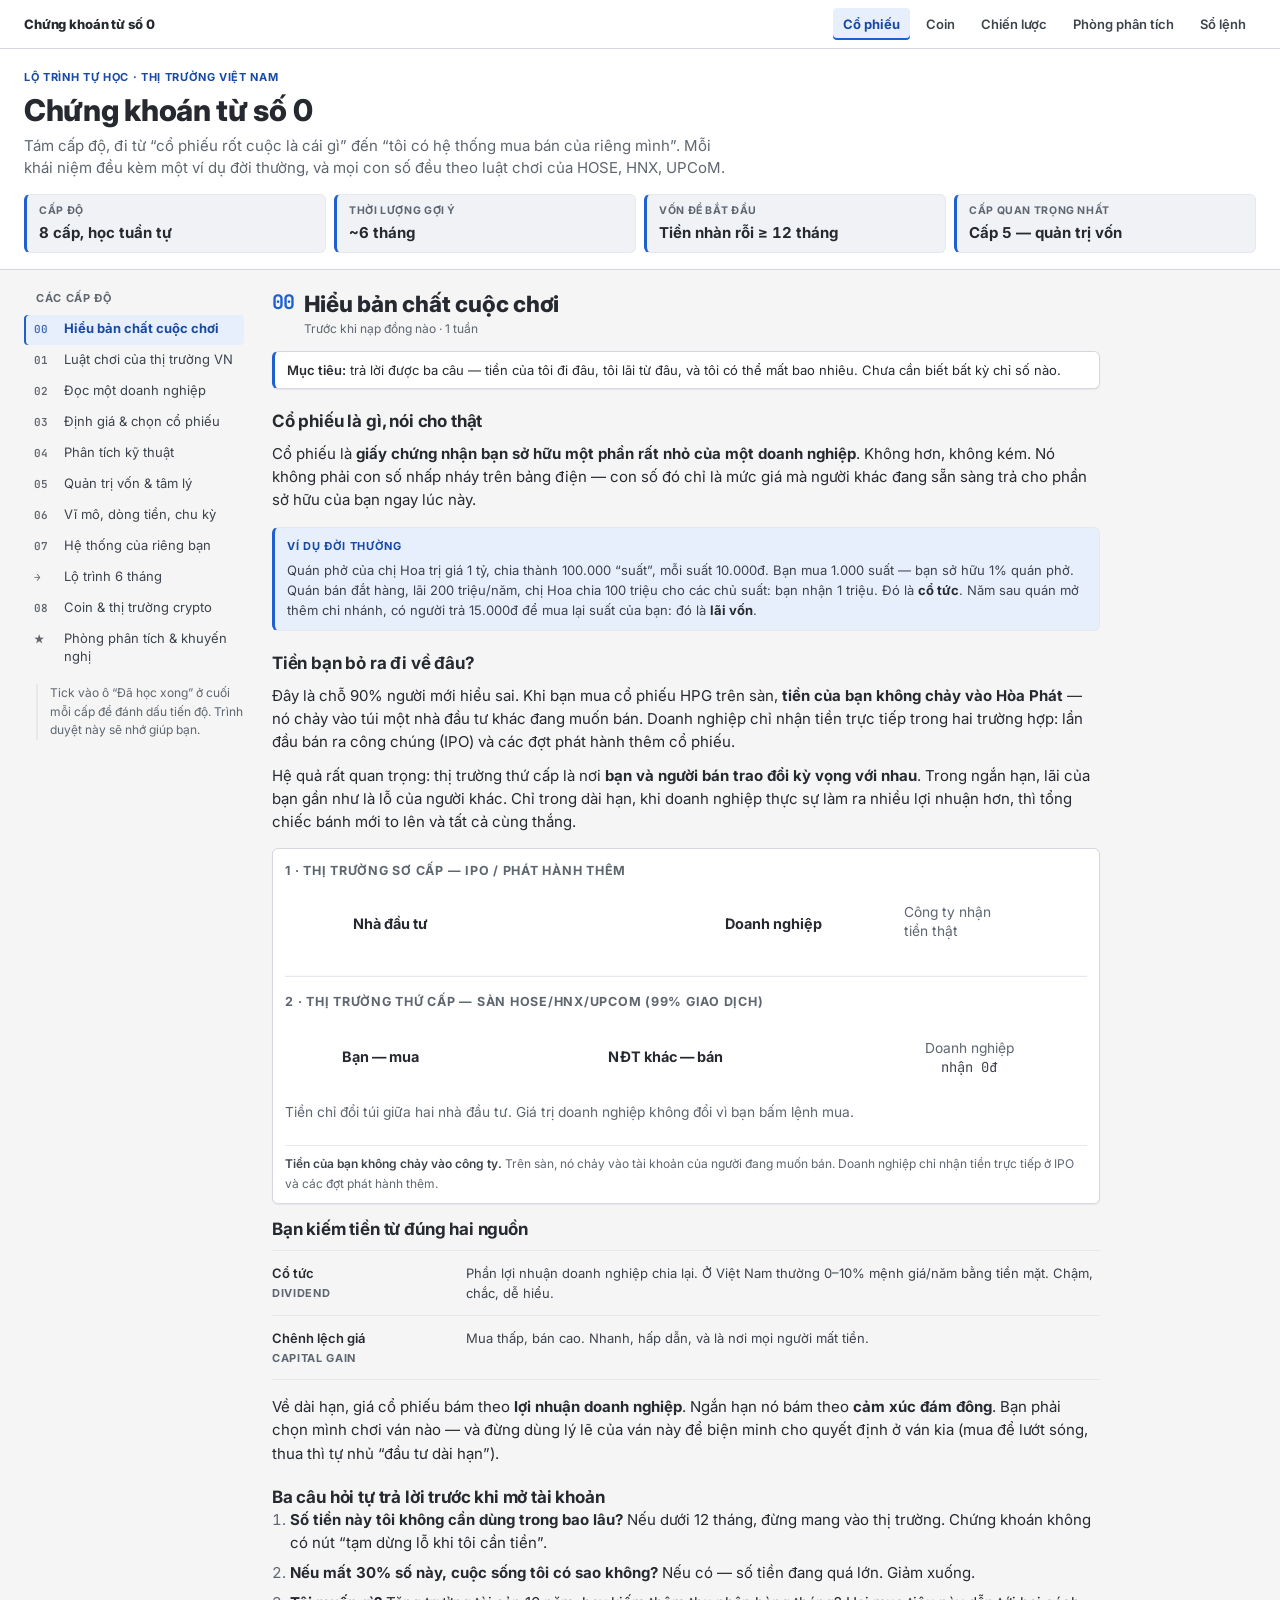
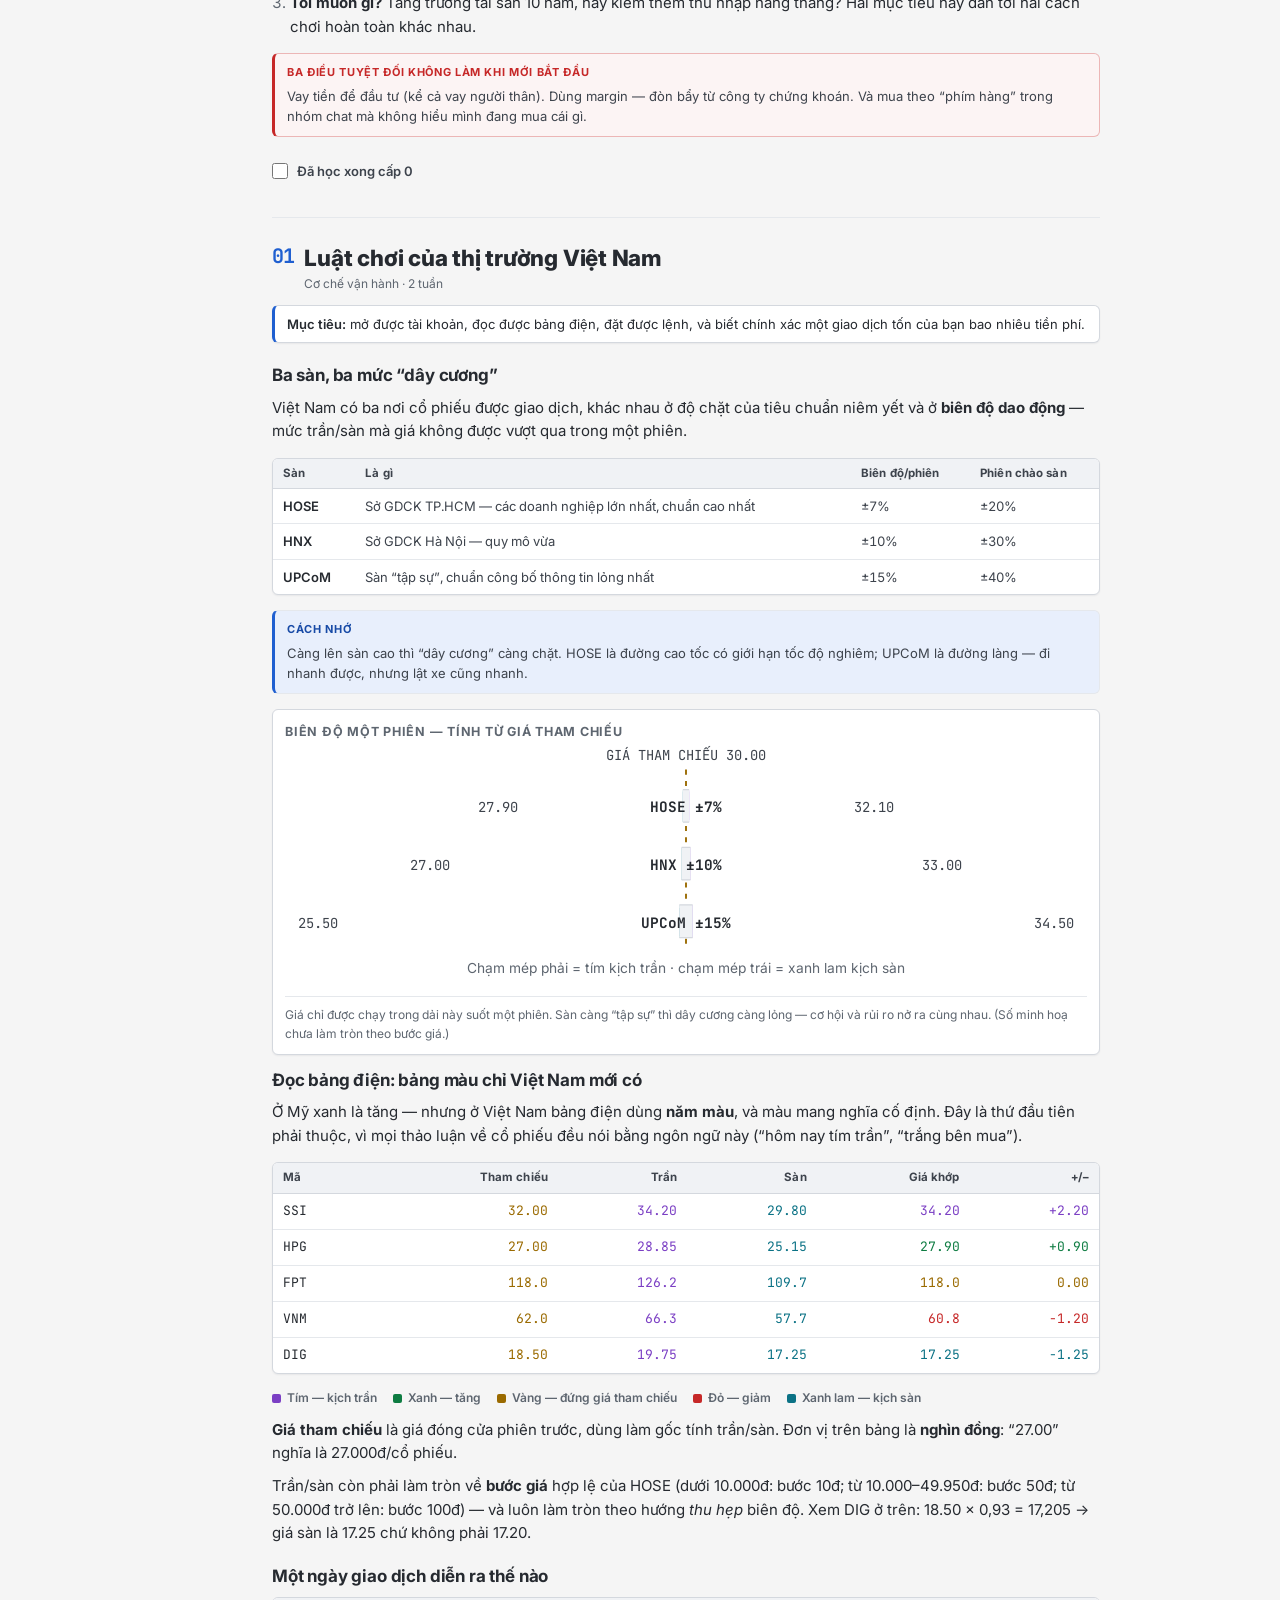
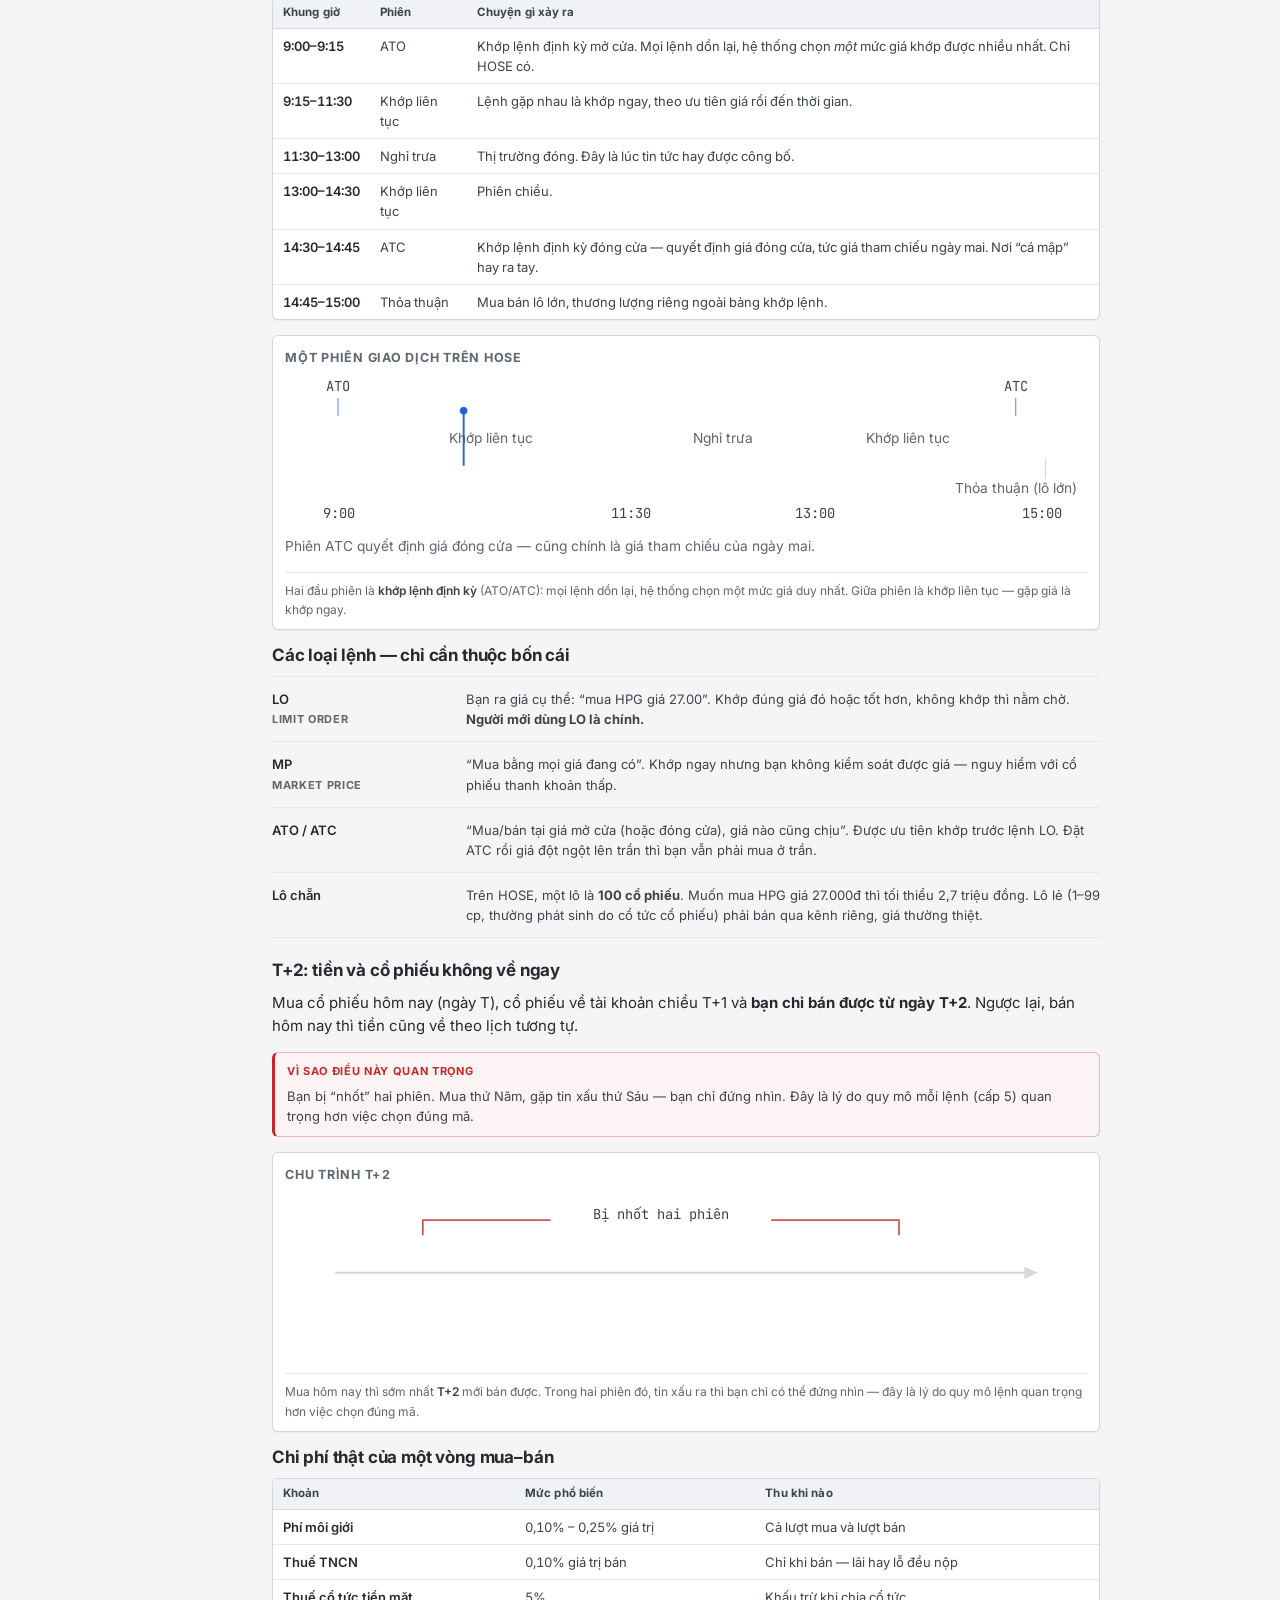
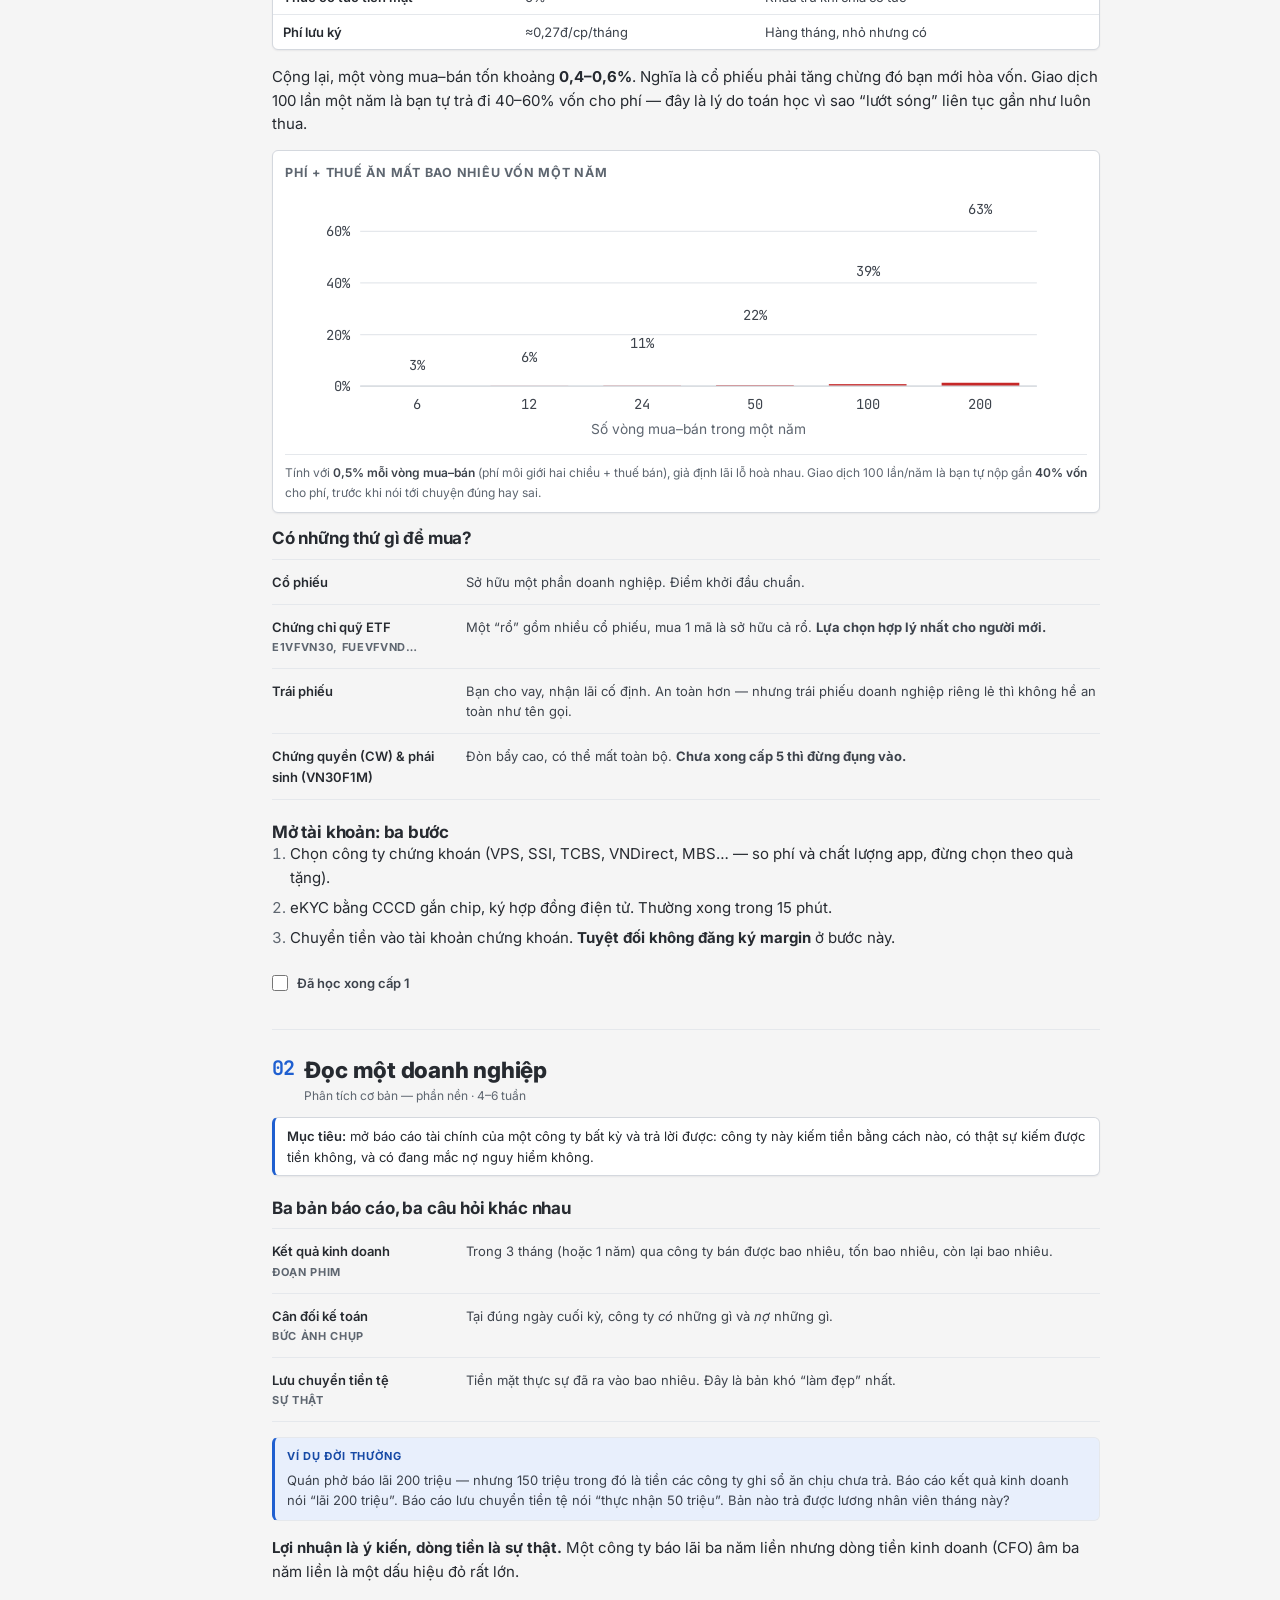
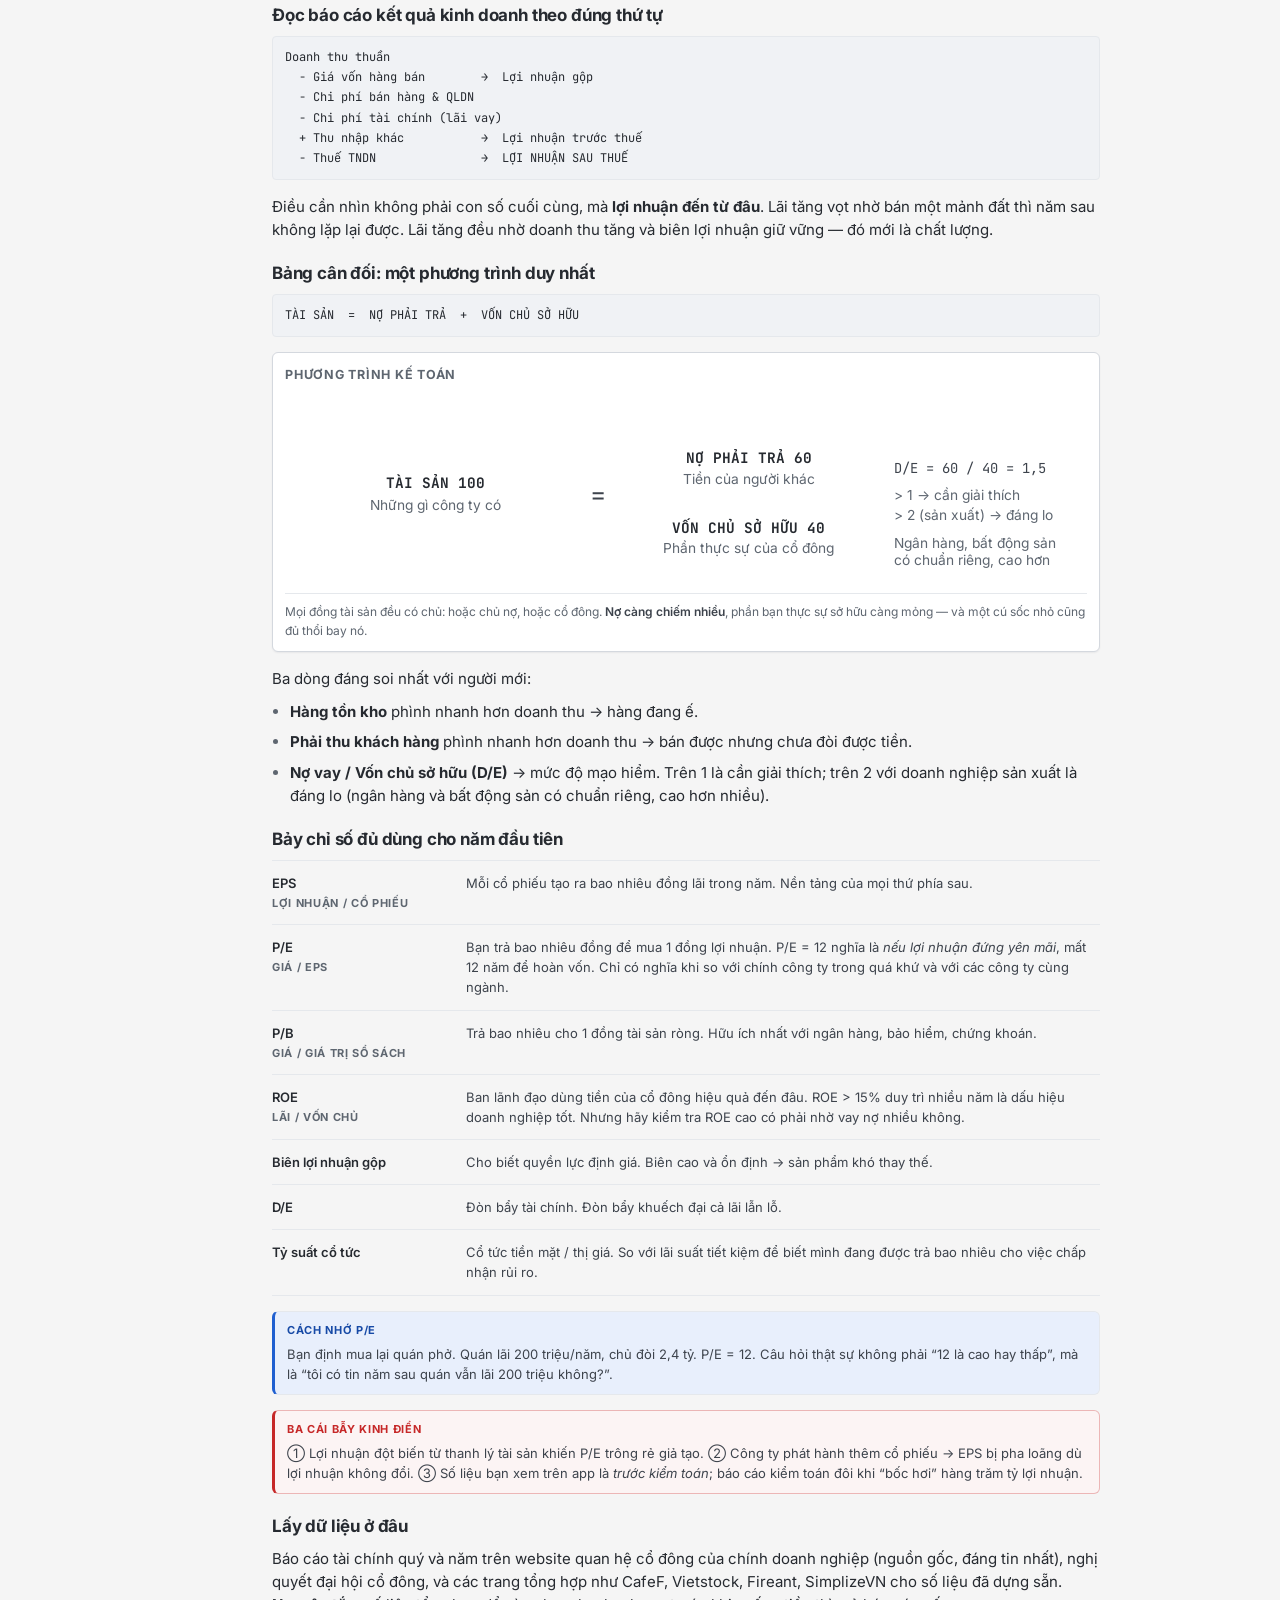
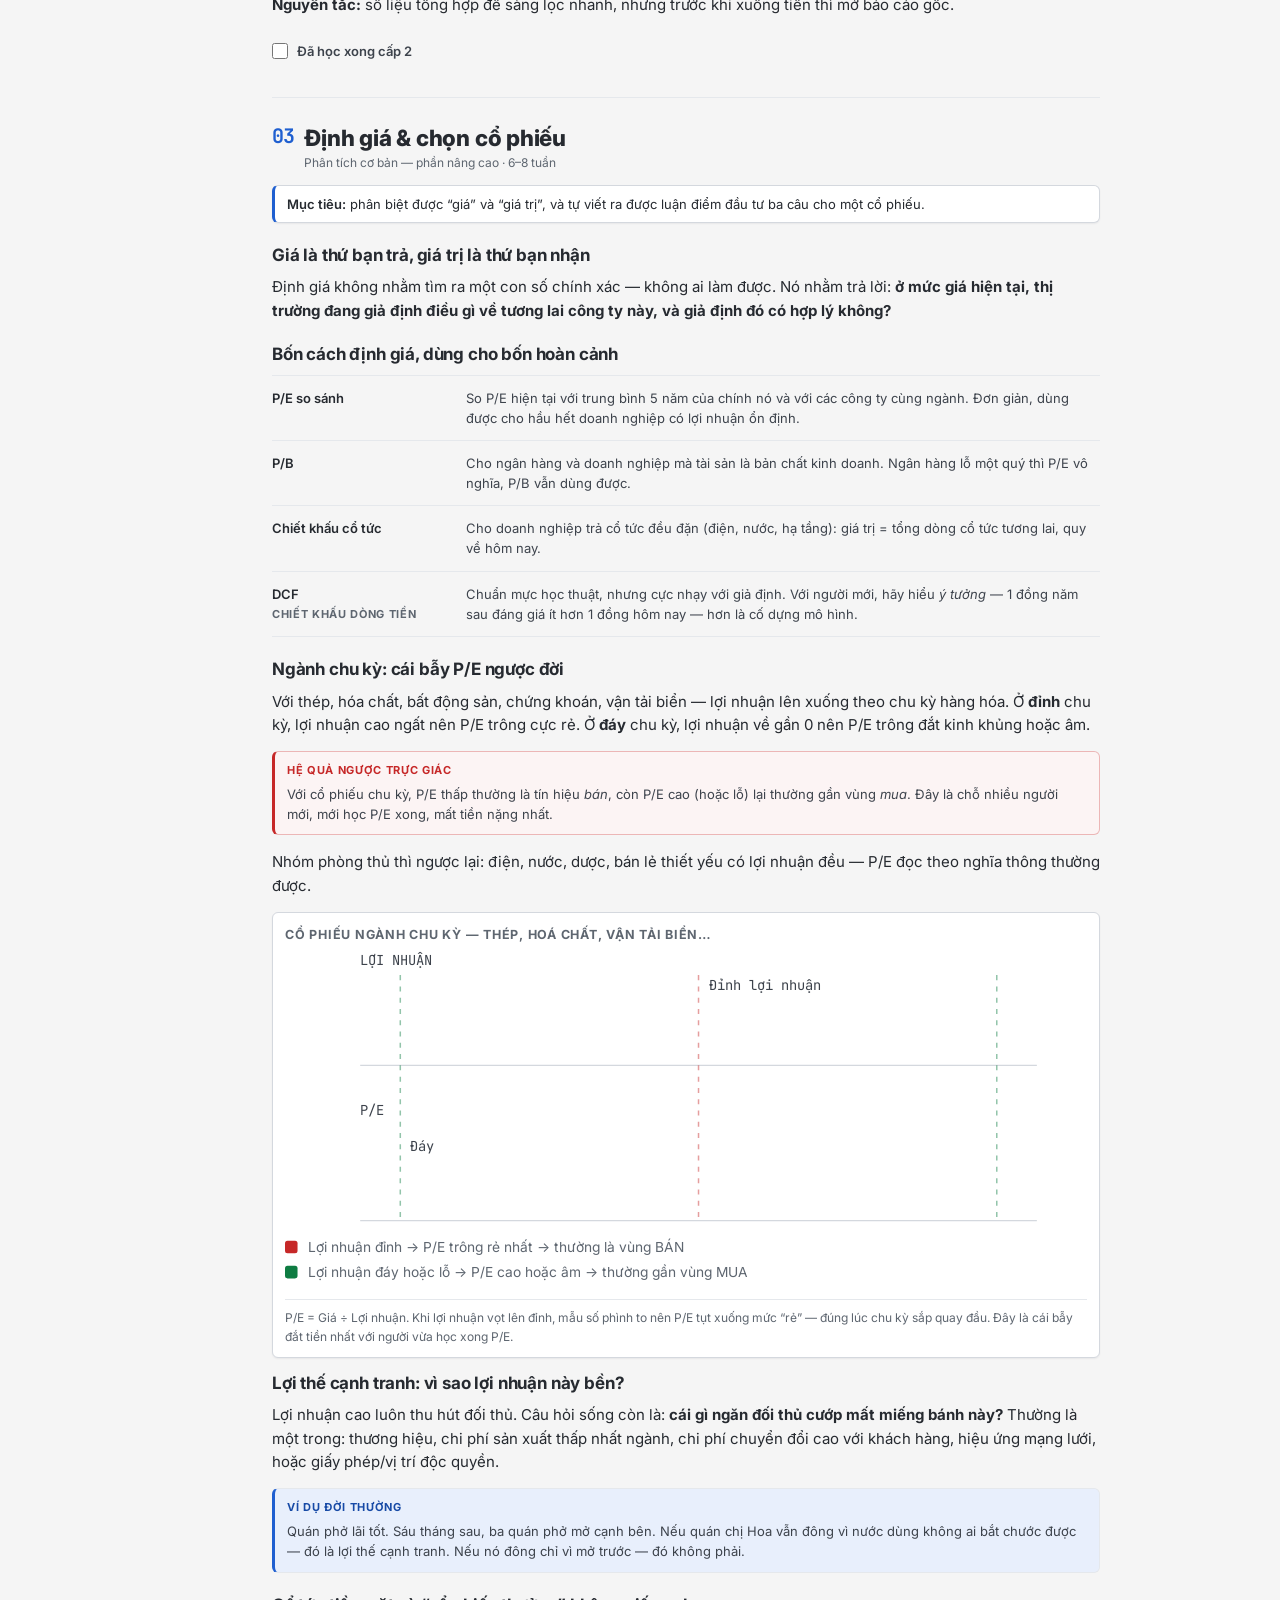
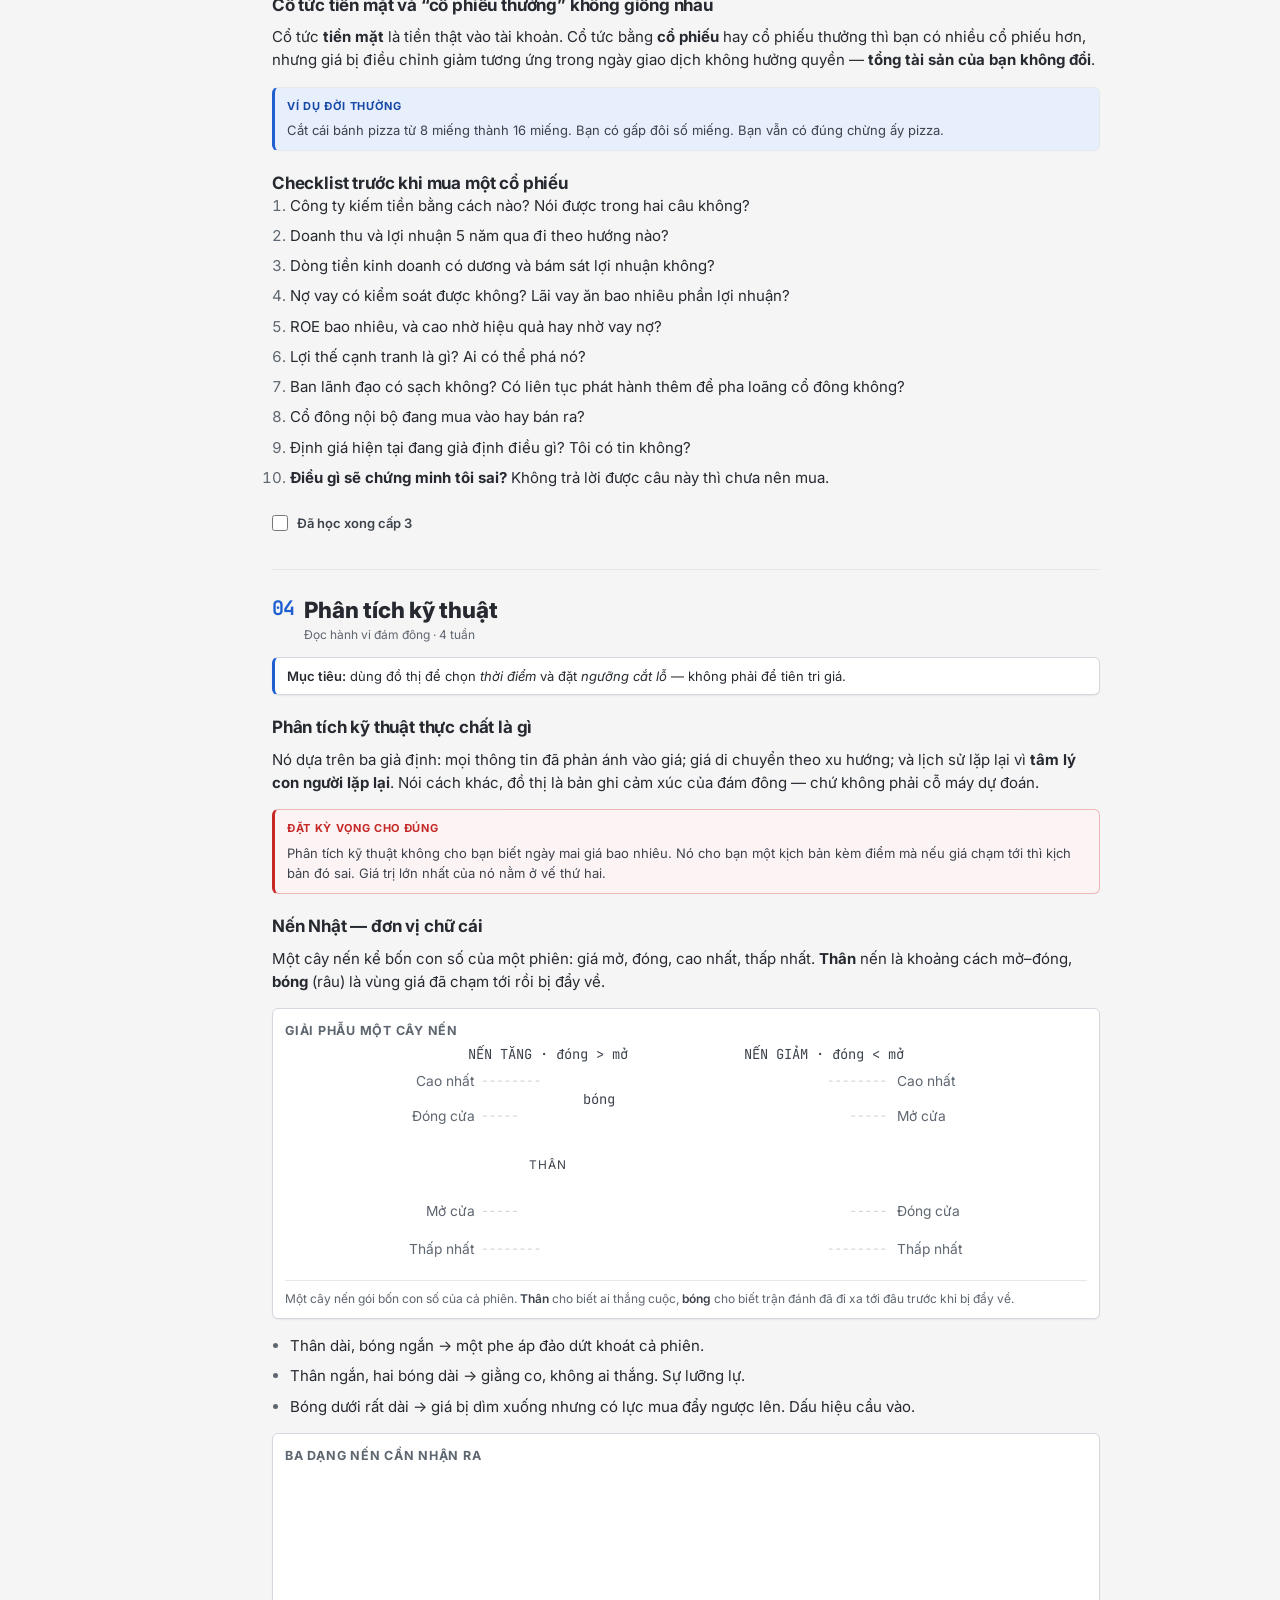
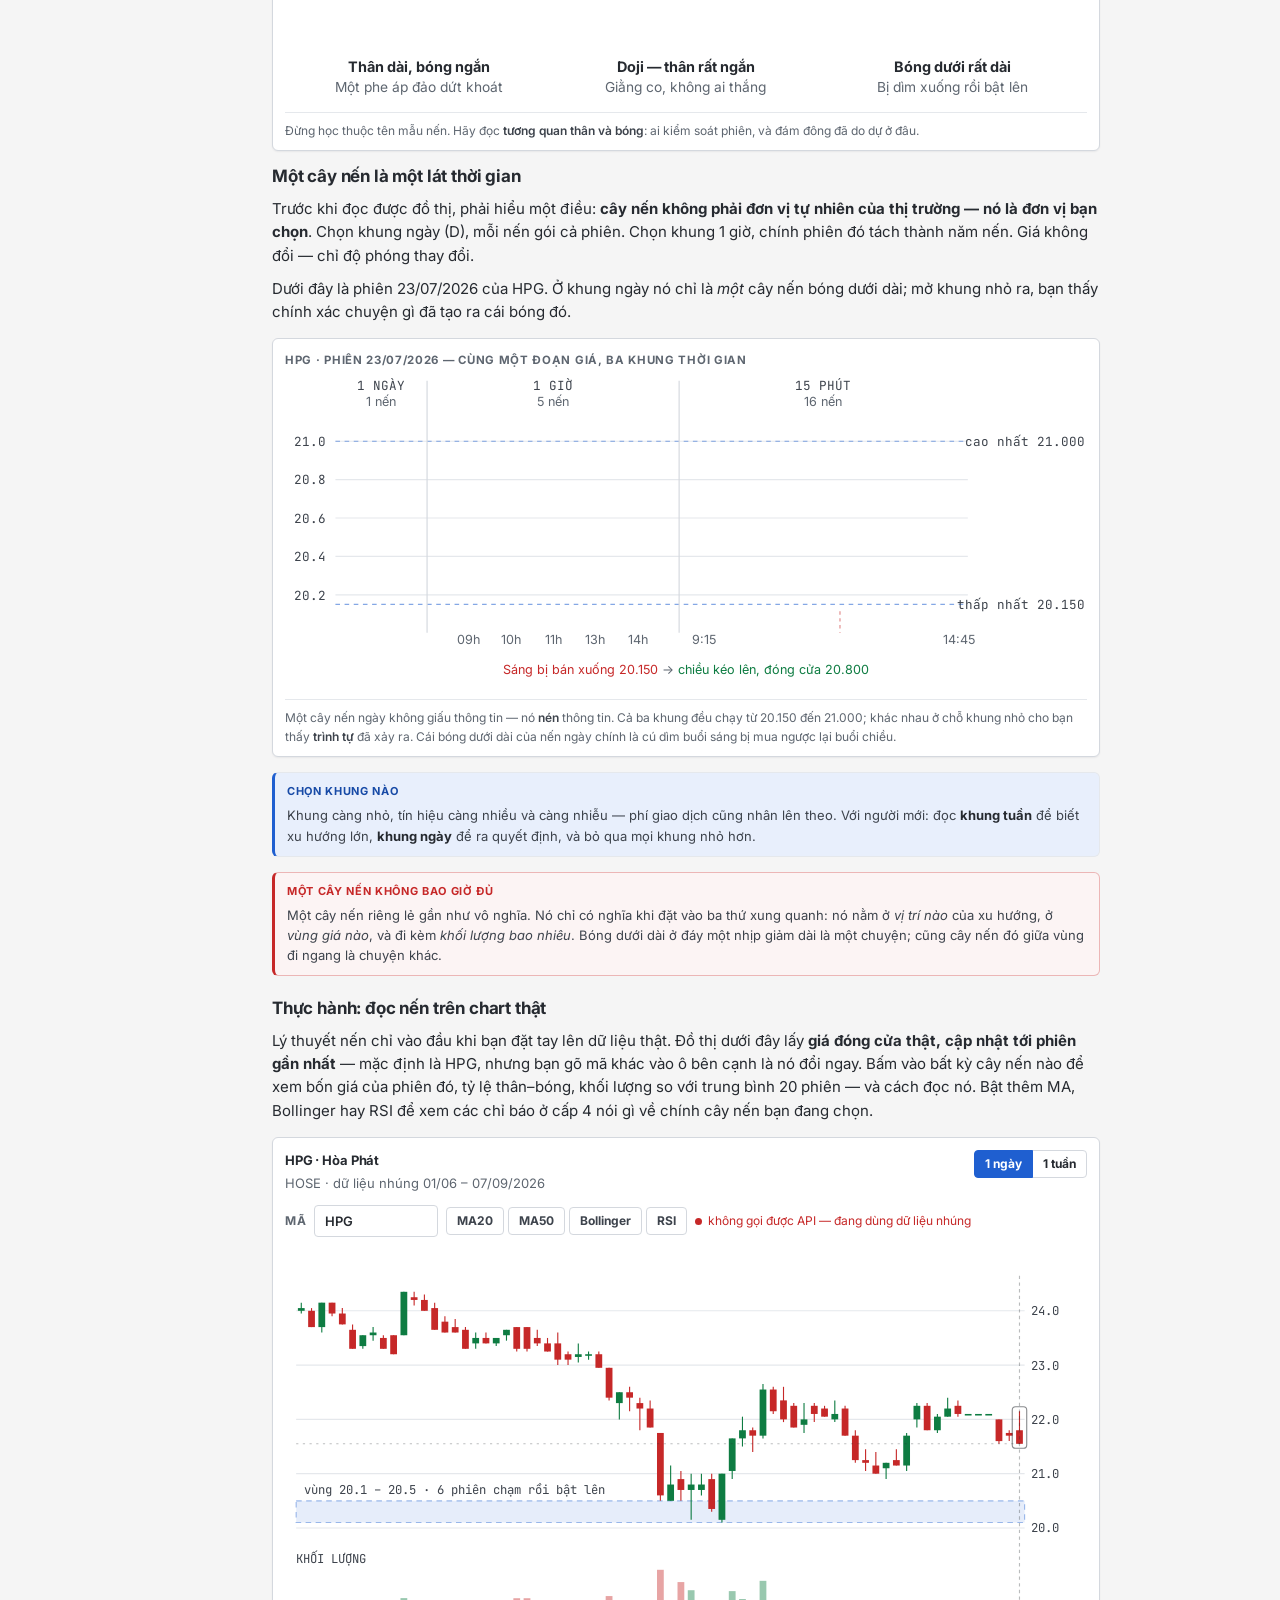
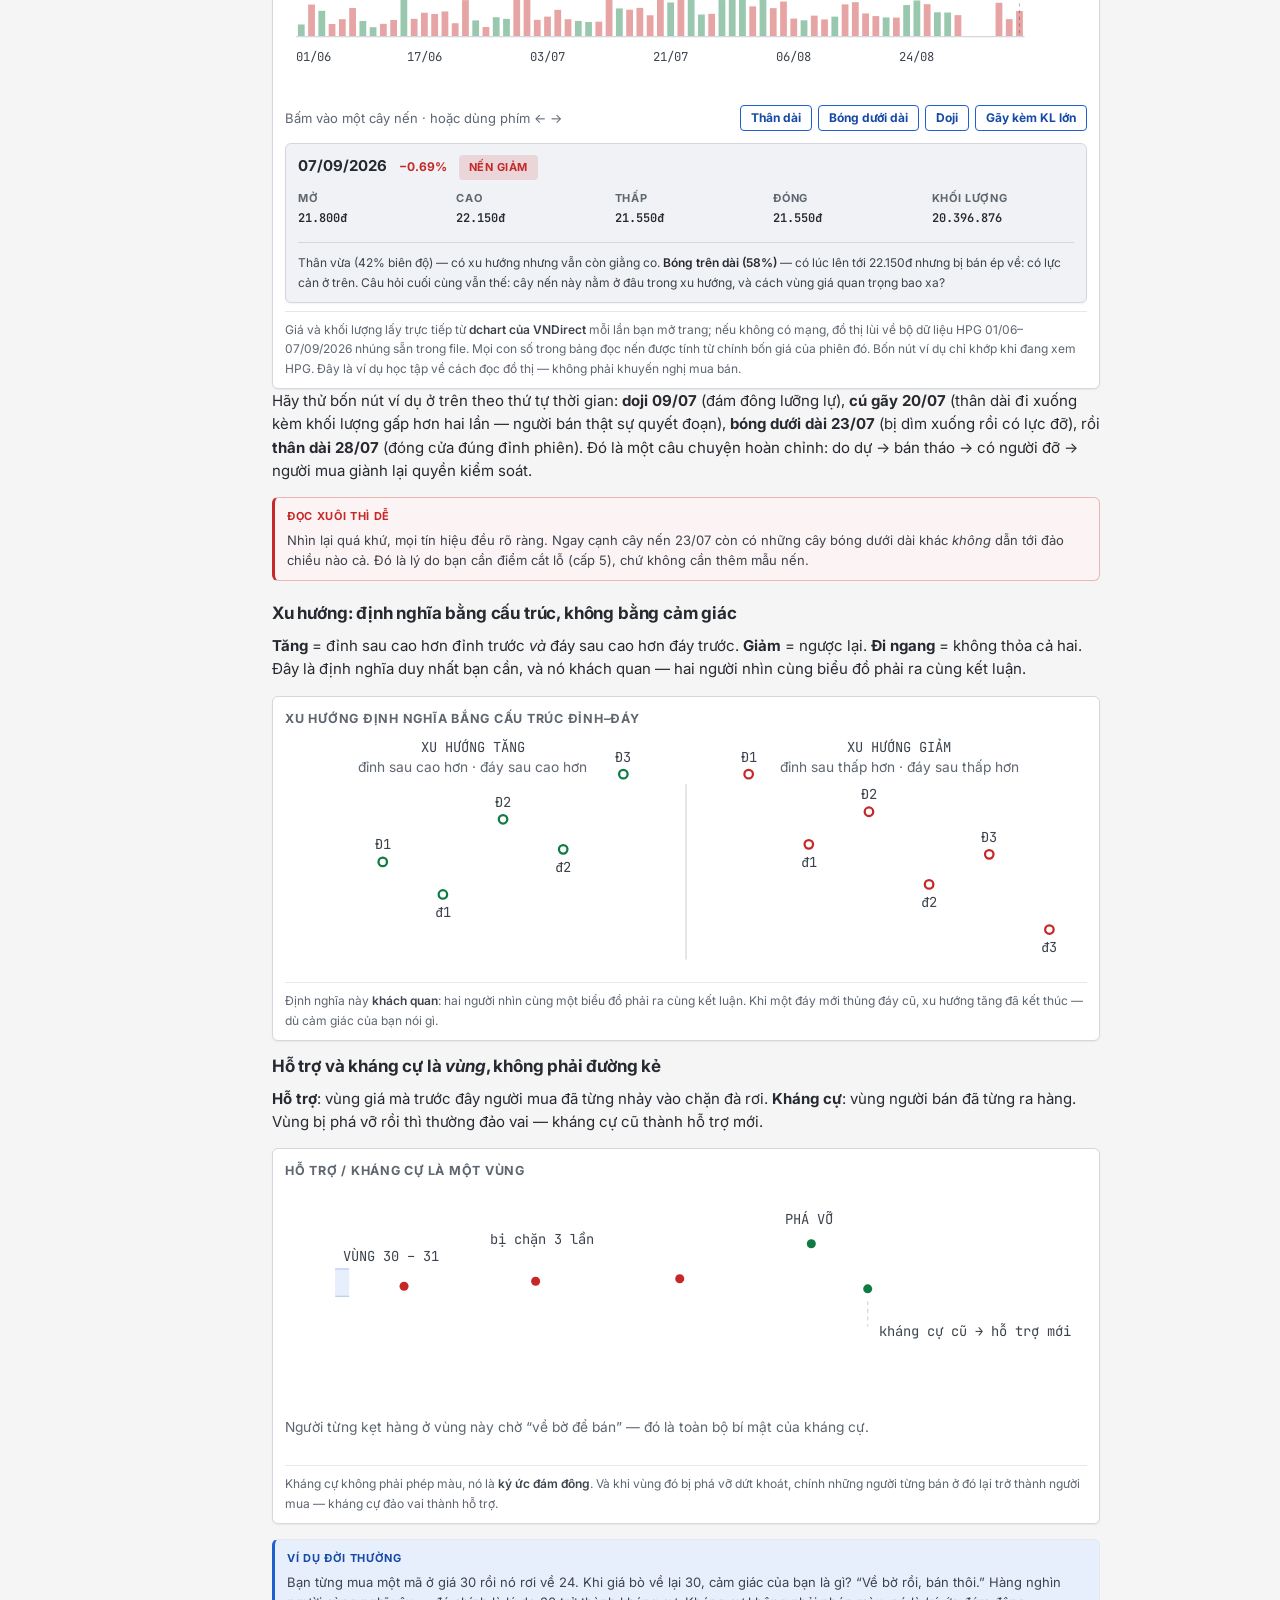
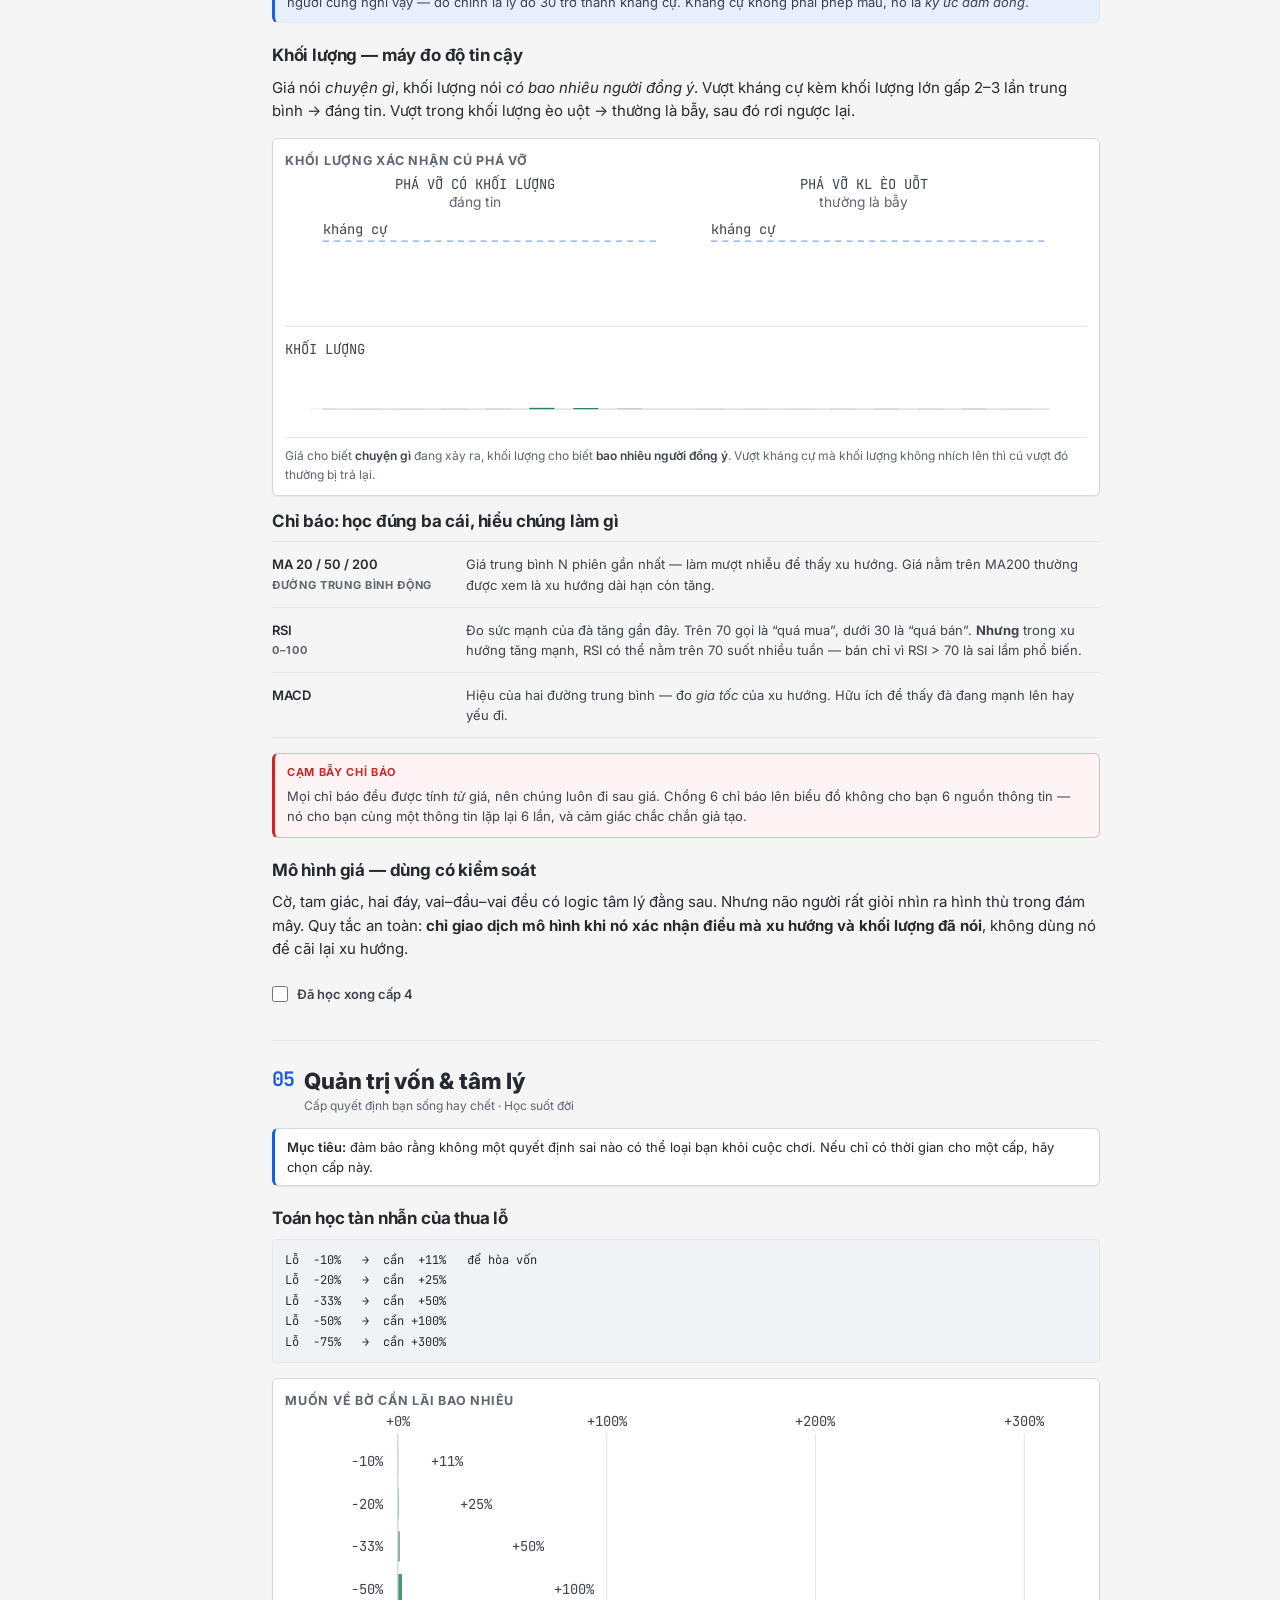
<file: chung-khoan-tu-so-0.html>
<!doctype html>
<html lang="vi"><head><meta charset="utf-8">
<meta http-equiv="refresh" content="0; url=./index.html">
<link rel="canonical" href="./index.html">
<title>Chứng khoán từ số 0</title></head>
<body><p>Trang đã chuyển sang <a href="./index.html">index.html</a>.</p></body></html>
</file>
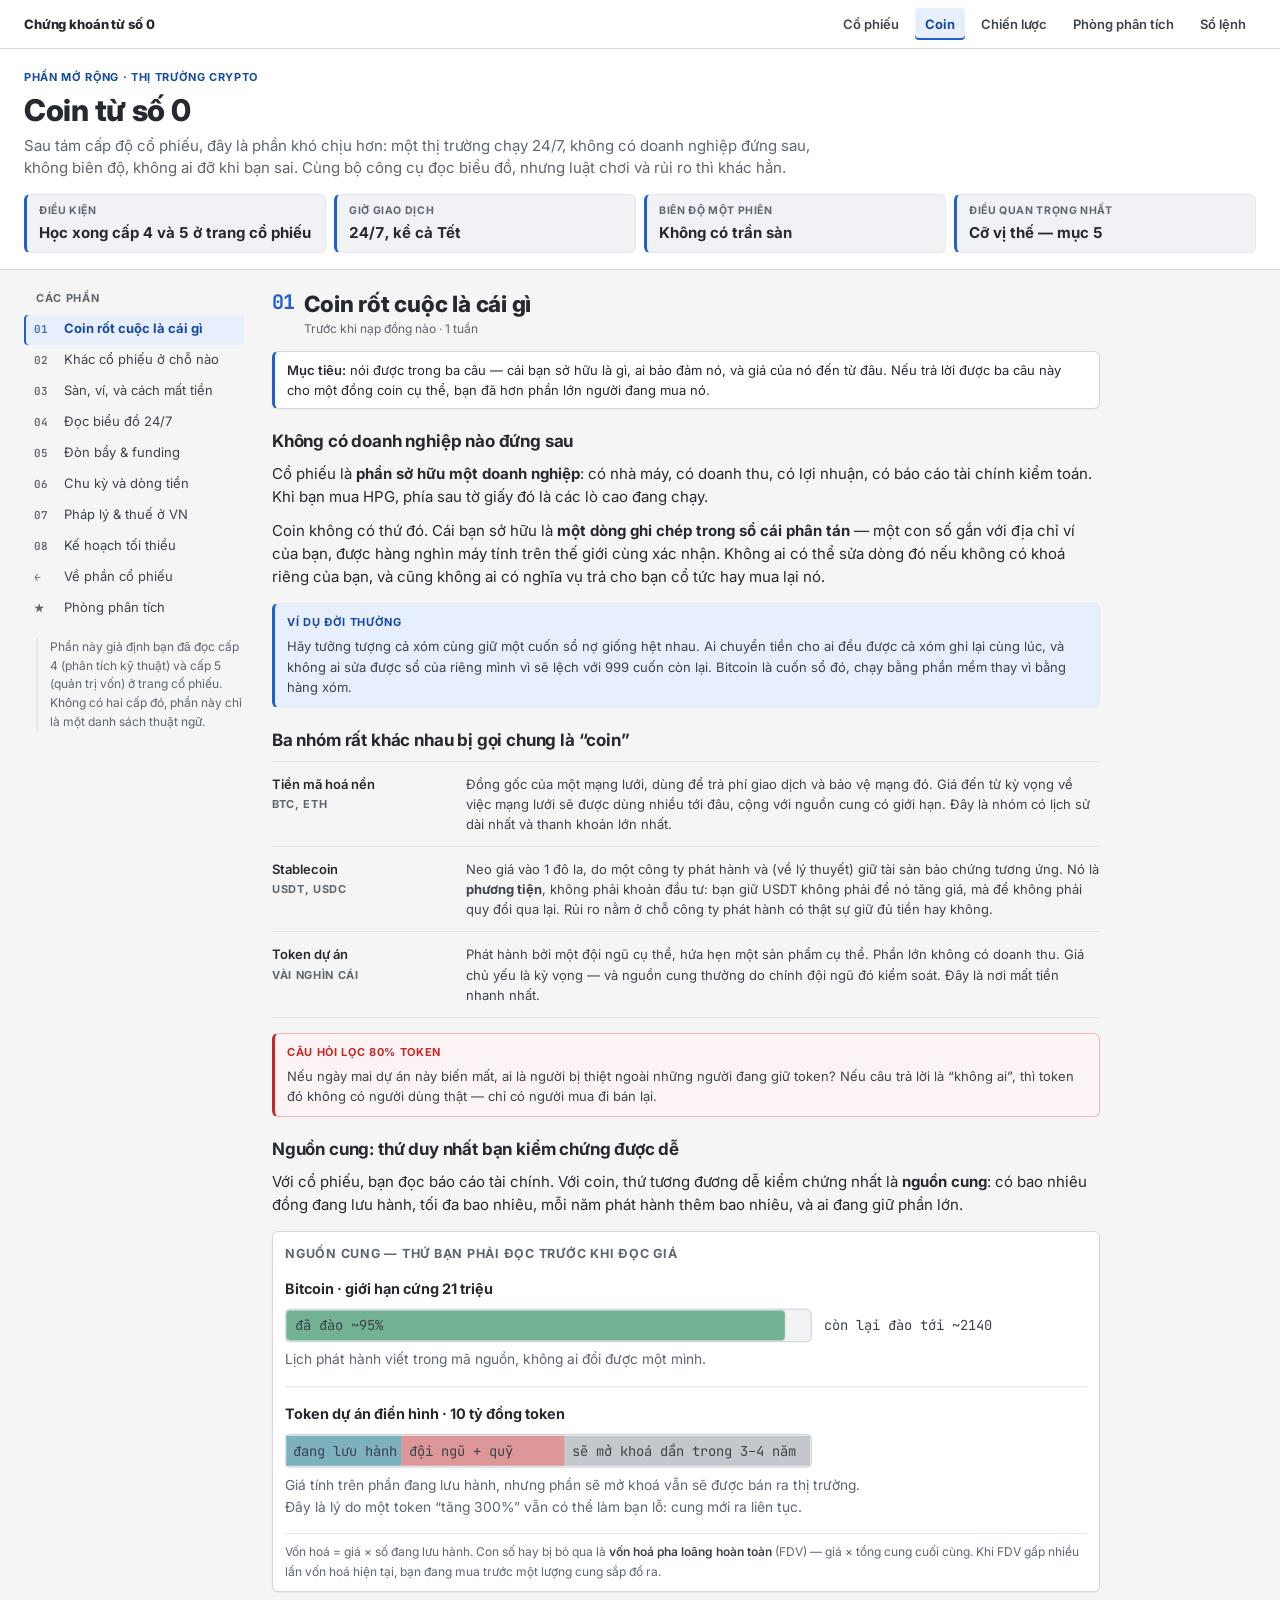
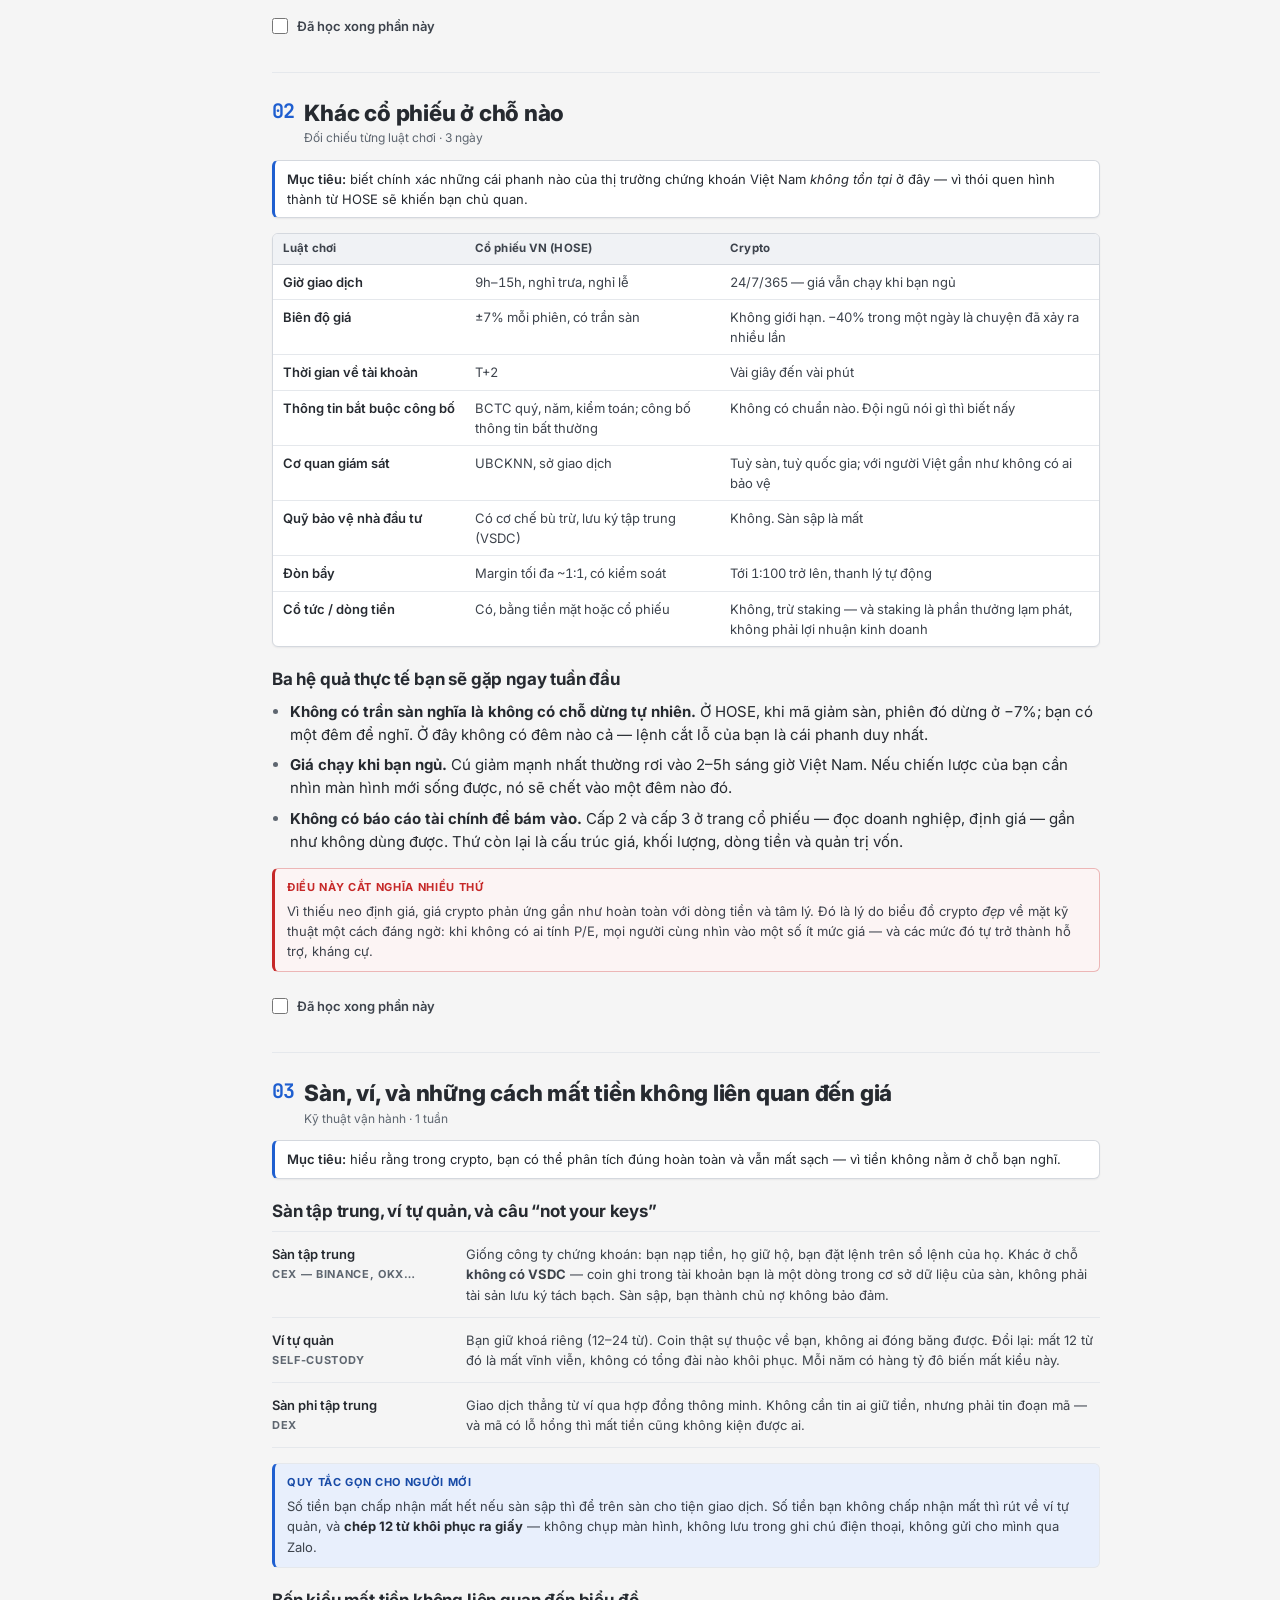
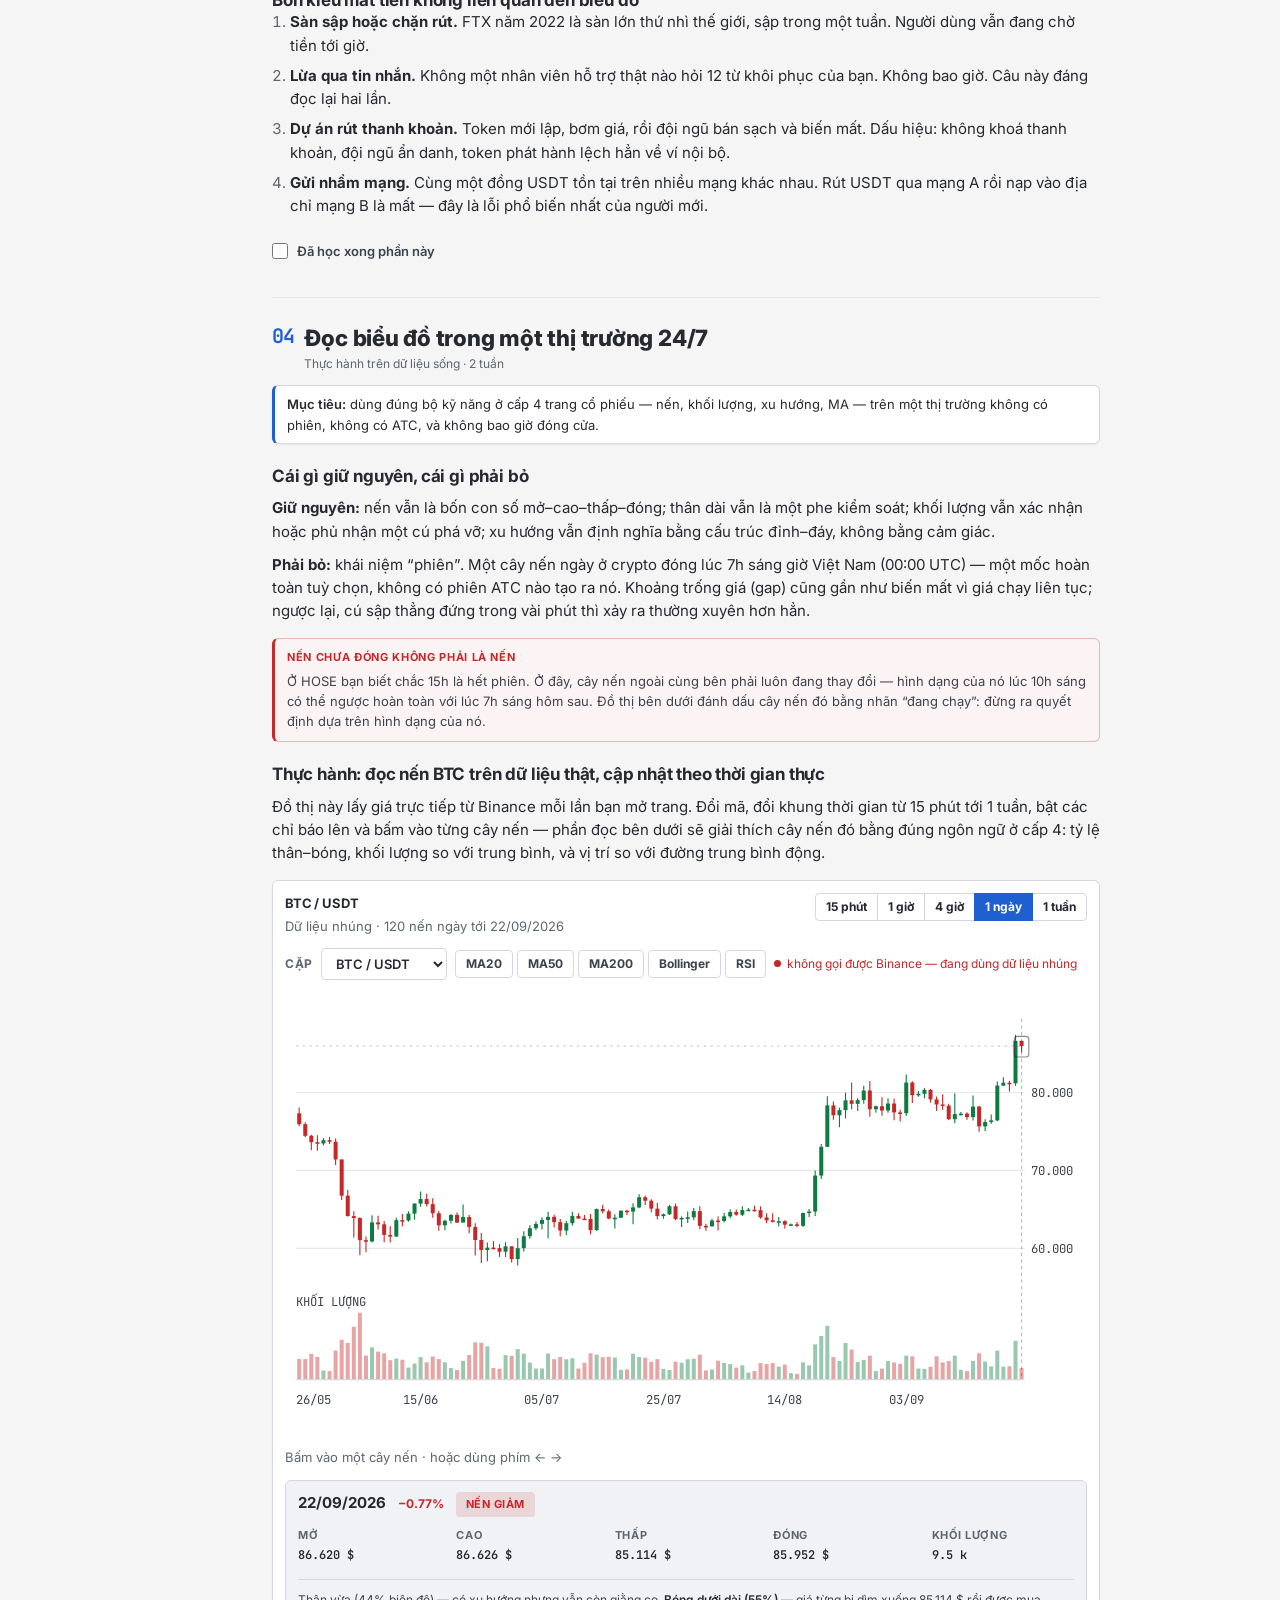
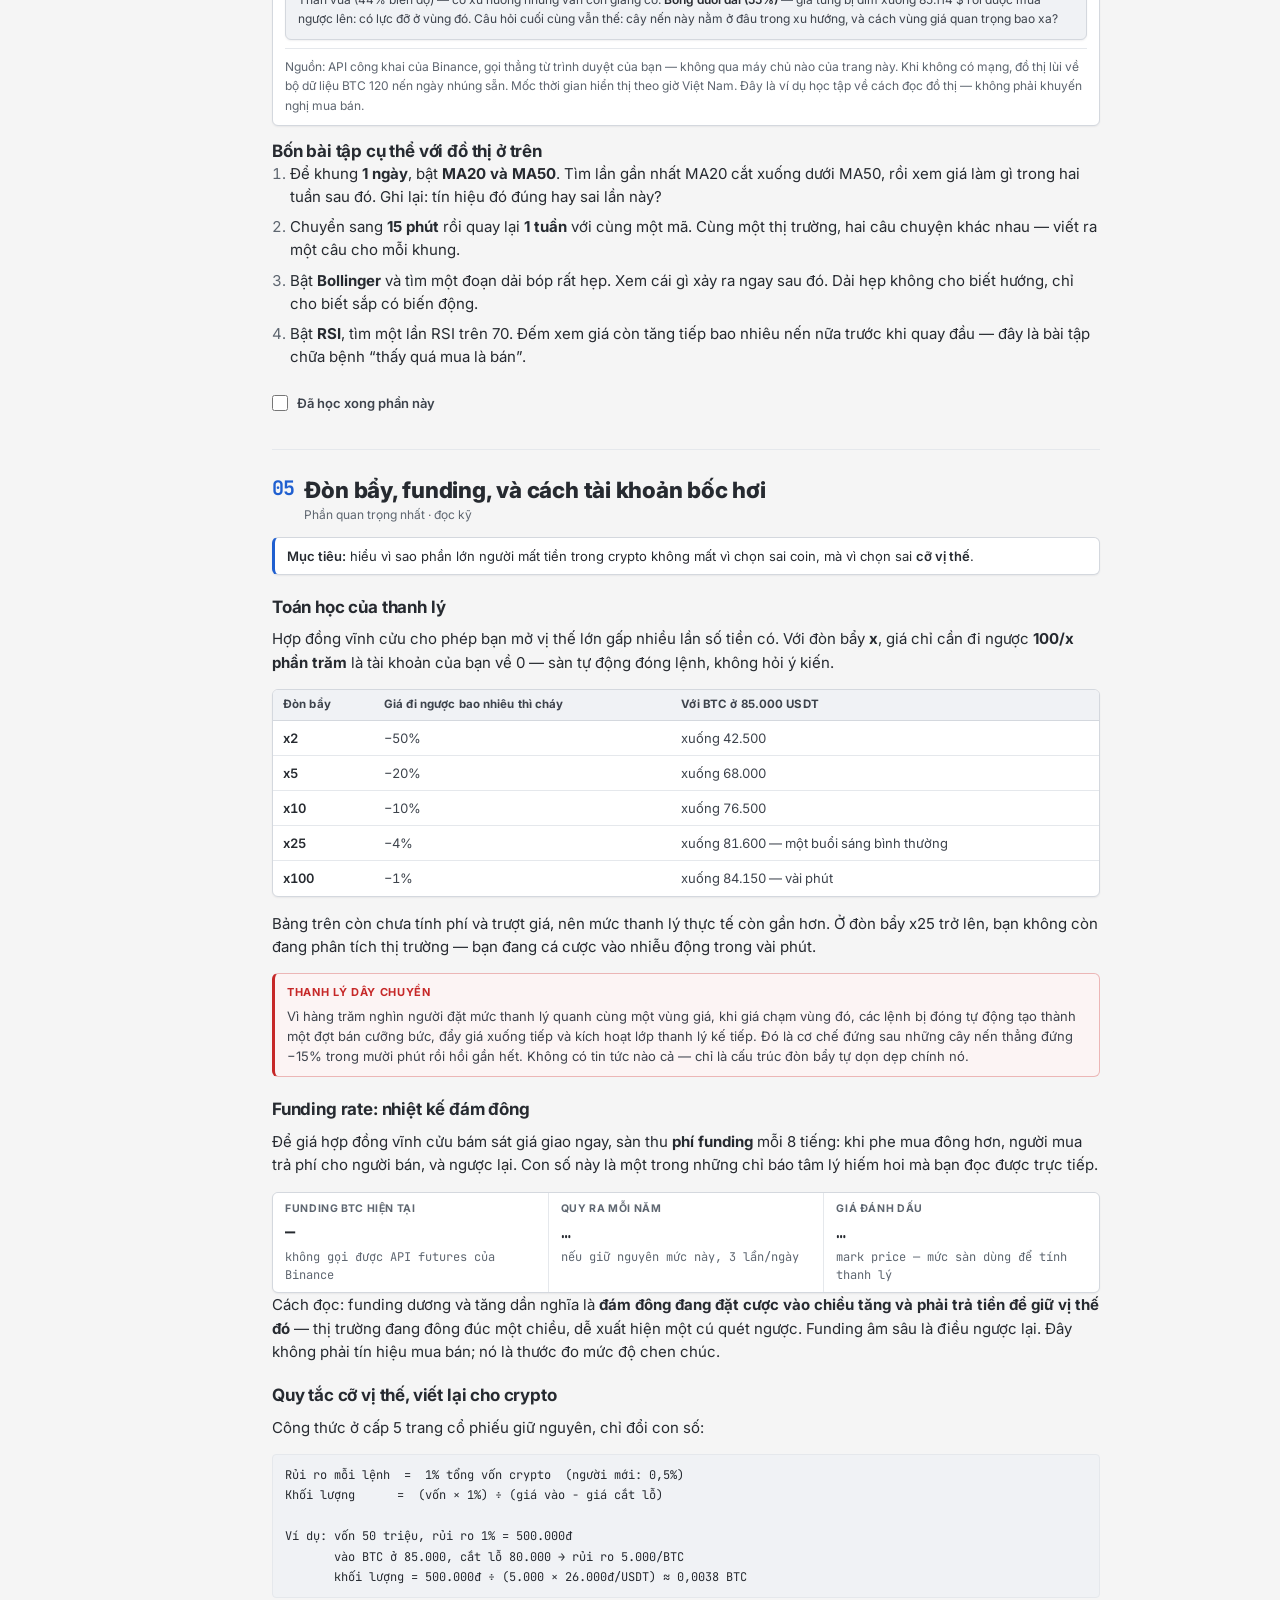
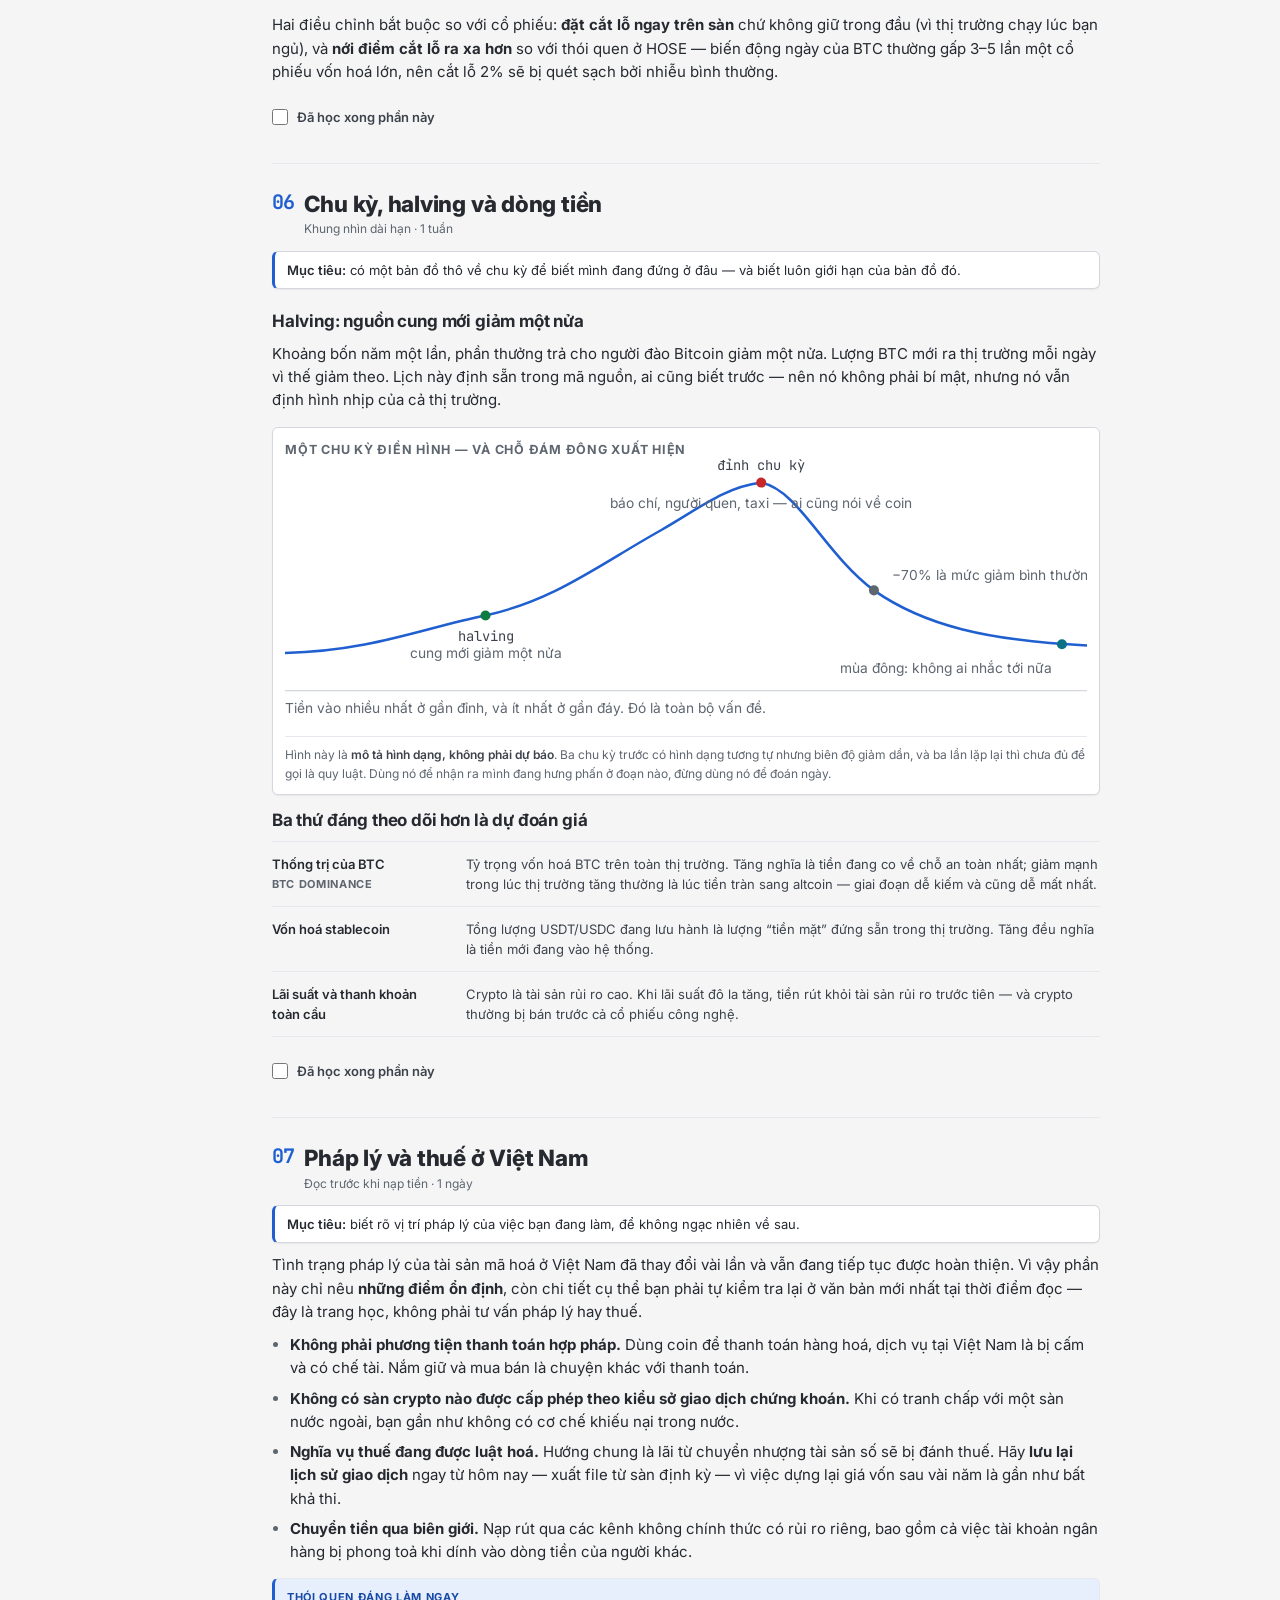
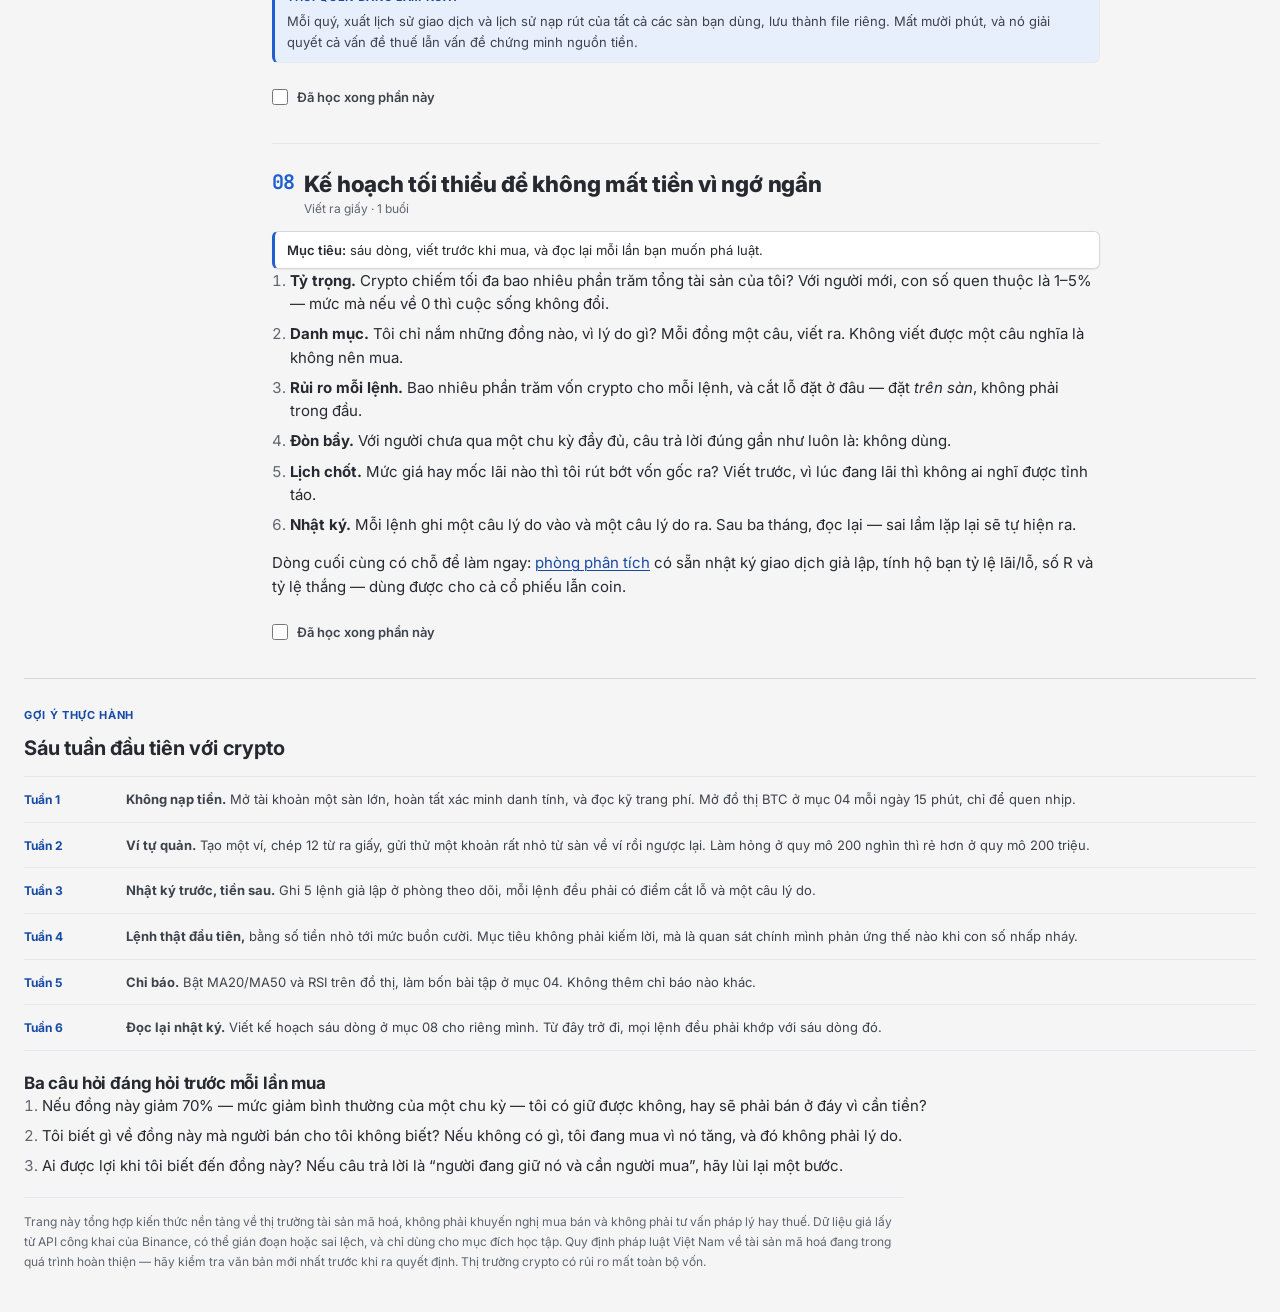
<file: coin.html>
<!doctype html>
<html lang="vi">
<head>
<meta charset="utf-8">
<meta name="viewport" content="width=device-width, initial-scale=1">
<style>
:root{color-scheme:light}
img{max-width:100%}
[hidden]{display:none!important}
</style>
<title>Coin từ số 0 · Chứng khoán từ số 0</title>
<link rel="icon" href="data:image/svg+xml,%3Csvg xmlns=%27http://www.w3.org/2000/svg%27 viewBox=%270 0 32 32%27%3E%3Crect x=%274%27 y=%2712%27 width=%276%27 height=%2712%27 fill=%27%230E7C42%27/%3E%3Crect x=%276%27 y=%276%27 width=%272%27 height=%2722%27 fill=%27%230E7C42%27/%3E%3Crect x=%2718%27 y=%278%27 width=%276%27 height=%2714%27 fill=%27%23C62828%27/%3E%3Crect x=%2720%27 y=%274%27 width=%272%27 height=%2724%27 fill=%27%23C62828%27/%3E%3C/svg%3E">
<link rel="preconnect" href="https://fonts.googleapis.com">
<link rel="preconnect" href="https://fonts.gstatic.com" crossorigin>
<link rel="stylesheet" href="https://fonts.googleapis.com/css2?family=Inter:wght@400;500;600;700;800&family=JetBrains+Mono:wght@400;500;700&display=swap">
<link rel="stylesheet" href="assets/site.css">
</head>
<body>
<nav class="topnav" aria-label="Các trang">
  <div class="wrap">
    <a class="brand" href="index.html">Chứng khoán từ số 0</a>
    <a class="nav" href="index.html">Cổ phiếu</a>
    <a class="nav" href="coin.html" aria-current="page">Coin</a>
    <a class="nav" href="chien-luoc.html">Chiến lược</a>
    <a class="nav" href="phan-tich.html">Phòng phân tích</a>
    <a class="nav" href="so-lenh.html">Sổ lệnh</a>
  </div>
</nav>
<header class="masthead">
  <div class="wrap">
    <p class="eyebrow">Phần mở rộng · Thị trường crypto</p>
    <h1>Coin từ số 0
      <span class="h1-sub">Sau tám cấp độ cổ phiếu, đây là phần khó chịu hơn: một thị trường chạy 24/7, không có doanh nghiệp đứng sau, không biên độ, không ai đỡ khi bạn sai. Cùng bộ công cụ đọc biểu đồ, nhưng luật chơi và rủi ro thì khác hẳn.</span>
    </h1>
    <dl class="facts">
      <div class="fact"><dt>Điều kiện</dt><dd>Học xong cấp 4 và 5 ở trang cổ phiếu</dd></div>
      <div class="fact"><dt>Giờ giao dịch</dt><dd>24/7, kể cả Tết</dd></div>
      <div class="fact"><dt>Biên độ một phiên</dt><dd>Không có trần sàn</dd></div>
      <div class="fact"><dt>Điều quan trọng nhất</dt><dd>Cỡ vị thế — mục 5</dd></div>
    </dl>
  </div>
</header>

<div class="wrap shell">
  <nav class="rail" aria-label="Mục lục">
    <p class="rail-title">Các phần</p>
    <ol id="toc">
      <li><a href="#k0"><span class="n">01</span><span>Coin rốt cuộc là cái gì</span></a></li>
      <li><a href="#k1"><span class="n">02</span><span>Khác cổ phiếu ở chỗ nào</span></a></li>
      <li><a href="#k2"><span class="n">03</span><span>Sàn, ví, và cách mất tiền</span></a></li>
      <li><a href="#k3"><span class="n">04</span><span>Đọc biểu đồ 24/7</span></a></li>
      <li><a href="#k4"><span class="n">05</span><span>Đòn bẩy &amp; funding</span></a></li>
      <li><a href="#k5"><span class="n">06</span><span>Chu kỳ và dòng tiền</span></a></li>
      <li><a href="#k6"><span class="n">07</span><span>Pháp lý &amp; thuế ở VN</span></a></li>
      <li><a href="#k7"><span class="n">08</span><span>Kế hoạch tối thiểu</span></a></li>
      <li><a href="index.html"><span class="n">←</span><span>Về phần cổ phiếu</span></a></li>
      <li><a href="phan-tich.html"><span class="n">★</span><span>Phòng phân tích</span></a></li>
    </ol>
    <p class="rail-note">Phần này giả định bạn đã đọc cấp 4 (phân tích kỹ thuật) và cấp 5 (quản trị vốn) ở trang cổ phiếu. Không có hai cấp đó, phần này chỉ là một danh sách thuật ngữ.</p>
  </nav>

  <main>

    <!-- ================= 01 ================= -->
    <section class="level" id="k0">
      <div class="level-head">
        <span class="level-num">01</span>
        <div>
          <h2>Coin rốt cuộc là cái gì</h2>
          <p class="level-meta">Trước khi nạp đồng nào · 1 tuần</p>
        </div>
      </div>
      <p class="goal"><b>Mục tiêu:</b> nói được trong ba câu — cái bạn sở hữu là gì, ai bảo đảm nó, và giá của nó đến từ đâu. Nếu trả lời được ba câu này cho một đồng coin cụ thể, bạn đã hơn phần lớn người đang mua nó.</p>

      <h3>Không có doanh nghiệp nào đứng sau</h3>
      <p>Cổ phiếu là <b>phần sở hữu một doanh nghiệp</b>: có nhà máy, có doanh thu, có lợi nhuận, có báo cáo tài chính kiểm toán. Khi bạn mua HPG, phía sau tờ giấy đó là các lò cao đang chạy.</p>
      <p>Coin không có thứ đó. Cái bạn sở hữu là <b>một dòng ghi chép trong sổ cái phân tán</b> — một con số gắn với địa chỉ ví của bạn, được hàng nghìn máy tính trên thế giới cùng xác nhận. Không ai có thể sửa dòng đó nếu không có khoá riêng của bạn, và cũng không ai có nghĩa vụ trả cho bạn cổ tức hay mua lại nó.</p>
      <p class="aside"><b>Ví dụ đời thường</b>Hãy tưởng tượng cả xóm cùng giữ một cuốn sổ nợ giống hệt nhau. Ai chuyển tiền cho ai đều được cả xóm ghi lại cùng lúc, và không ai sửa được sổ của riêng mình vì sẽ lệch với 999 cuốn còn lại. Bitcoin là cuốn sổ đó, chạy bằng phần mềm thay vì bằng hàng xóm.</p>

      <h3>Ba nhóm rất khác nhau bị gọi chung là “coin”</h3>
      <dl class="dl">
        <div><dt>Tiền mã hoá nền<small>BTC, ETH</small></dt><dd>Đồng gốc của một mạng lưới, dùng để trả phí giao dịch và bảo vệ mạng đó. Giá đến từ kỳ vọng về việc mạng lưới sẽ được dùng nhiều tới đâu, cộng với nguồn cung có giới hạn. Đây là nhóm có lịch sử dài nhất và thanh khoản lớn nhất.</dd></div>
        <div><dt>Stablecoin<small>USDT, USDC</small></dt><dd>Neo giá vào 1 đô la, do một công ty phát hành và (về lý thuyết) giữ tài sản bảo chứng tương ứng. Nó là <b>phương tiện</b>, không phải khoản đầu tư: bạn giữ USDT không phải để nó tăng giá, mà để không phải quy đổi qua lại. Rủi ro nằm ở chỗ công ty phát hành có thật sự giữ đủ tiền hay không.</dd></div>
        <div><dt>Token dự án<small>vài nghìn cái</small></dt><dd>Phát hành bởi một đội ngũ cụ thể, hứa hẹn một sản phẩm cụ thể. Phần lớn không có doanh thu. Giá chủ yếu là kỳ vọng — và nguồn cung thường do chính đội ngũ đó kiểm soát. Đây là nơi mất tiền nhanh nhất.</dd></div>
      </dl>
      <p class="warn"><b>Câu hỏi lọc 80% token</b>Nếu ngày mai dự án này biến mất, ai là người bị thiệt ngoài những người đang giữ token? Nếu câu trả lời là “không ai”, thì token đó không có người dùng thật — chỉ có người mua đi bán lại.</p>

      <h3>Nguồn cung: thứ duy nhất bạn kiểm chứng được dễ</h3>
      <p>Với cổ phiếu, bạn đọc báo cáo tài chính. Với coin, thứ tương đương dễ kiểm chứng nhất là <b>nguồn cung</b>: có bao nhiêu đồng đang lưu hành, tối đa bao nhiêu, mỗi năm phát hành thêm bao nhiêu, và ai đang giữ phần lớn.</p>
      <figure class="fig">
      <svg viewBox="0 0 640 224" role="img" aria-label="So sánh nguồn cung cố định và nguồn cung do đội ngũ kiểm soát">
        <text class="t-eb" x="0" y="11">NGUỒN CUNG — THỨ BẠN PHẢI ĐỌC TRƯỚC KHI ĐỌC GIÁ</text>

        <text class="t-key" x="0" y="40">Bitcoin · giới hạn cứng 21 triệu</text>
        <rect x="0" y="52" width="420" height="26" rx="4" fill="var(--surface-2)" stroke="var(--line)"/>
        <rect x="1" y="53" width="398" height="24" rx="3" fill="var(--up)" fill-opacity=".55" data-grow/>
        <text class="t-num" x="8" y="69" fill="var(--ink)">đã đào ~95%</text>
        <text class="t-num" x="430" y="69" fill="var(--muted)">còn lại đào tới ~2140</text>
        <text class="t-lbl" x="0" y="96">Lịch phát hành viết trong mã nguồn, không ai đổi được một mình.</text>

        <line x1="0" y1="114" x2="640" y2="114" stroke="var(--line-soft)"/>

        <text class="t-key" x="0" y="140">Token dự án điển hình · 10 tỷ đồng token</text>
        <rect x="0" y="152" width="420" height="26" rx="4" fill="var(--surface-2)" stroke="var(--line)"/>
        <rect x="1" y="153" width="92" height="24" fill="var(--floor)" fill-opacity=".5" data-grow/>
        <rect x="93" y="153" width="130" height="24" fill="var(--down)" fill-opacity=".45" data-grow/>
        <rect x="223" y="153" width="196" height="24" fill="var(--muted)" fill-opacity=".3" data-grow/>
        <text class="t-num" x="6" y="169" fill="var(--ink)" font-size="9.5">đang lưu hành</text>
        <text class="t-num" x="99" y="169" fill="var(--ink)" font-size="9.5">đội ngũ + quỹ</text>
        <text class="t-num" x="229" y="169" fill="var(--ink-2)" font-size="9.5">sẽ mở khoá dần trong 3–4 năm</text>
        <text class="t-lbl" x="0" y="196">Giá tính trên phần đang lưu hành, nhưng phần sẽ mở khoá vẫn sẽ được bán ra thị trường.</text>
        <text class="t-lbl" x="0" y="214" fill="var(--down)">Đây là lý do một token “tăng 300%” vẫn có thể làm bạn lỗ: cung mới ra liên tục.</text>
      </svg>
      <figcaption>Vốn hoá = giá × số đang lưu hành. Con số hay bị bỏ qua là <b>vốn hoá pha loãng hoàn toàn</b> (FDV) — giá × tổng cung cuối cùng. Khi FDV gấp nhiều lần vốn hoá hiện tại, bạn đang mua trước một lượng cung sắp đổ ra.</figcaption>
      </figure>

      <label class="mark"><input type="checkbox" data-level="k0"> Đã học xong phần này</label>
    </section>

    <!-- ================= 02 ================= -->
    <section class="level" id="k1">
      <div class="level-head">
        <span class="level-num">02</span>
        <div>
          <h2>Khác cổ phiếu ở chỗ nào</h2>
          <p class="level-meta">Đối chiếu từng luật chơi · 3 ngày</p>
        </div>
      </div>
      <p class="goal"><b>Mục tiêu:</b> biết chính xác những cái phanh nào của thị trường chứng khoán Việt Nam <i>không tồn tại</i> ở đây — vì thói quen hình thành từ HOSE sẽ khiến bạn chủ quan.</p>

      <div class="tbl-wrap">
      <table class="tbl">
        <thead><tr><th>Luật chơi</th><th>Cổ phiếu VN (HOSE)</th><th>Crypto</th></tr></thead>
        <tbody>
          <tr><td>Giờ giao dịch</td><td>9h–15h, nghỉ trưa, nghỉ lễ</td><td>24/7/365 — giá vẫn chạy khi bạn ngủ</td></tr>
          <tr><td>Biên độ giá</td><td>±7% mỗi phiên, có trần sàn</td><td>Không giới hạn. −40% trong một ngày là chuyện đã xảy ra nhiều lần</td></tr>
          <tr><td>Thời gian về tài khoản</td><td>T+2</td><td>Vài giây đến vài phút</td></tr>
          <tr><td>Thông tin bắt buộc công bố</td><td>BCTC quý, năm, kiểm toán; công bố thông tin bất thường</td><td>Không có chuẩn nào. Đội ngũ nói gì thì biết nấy</td></tr>
          <tr><td>Cơ quan giám sát</td><td>UBCKNN, sở giao dịch</td><td>Tuỳ sàn, tuỳ quốc gia; với người Việt gần như không có ai bảo vệ</td></tr>
          <tr><td>Quỹ bảo vệ nhà đầu tư</td><td>Có cơ chế bù trừ, lưu ký tập trung (VSDC)</td><td>Không. Sàn sập là mất</td></tr>
          <tr><td>Đòn bẩy</td><td>Margin tối đa ~1:1, có kiểm soát</td><td>Tới 1:100 trở lên, thanh lý tự động</td></tr>
          <tr><td>Cổ tức / dòng tiền</td><td>Có, bằng tiền mặt hoặc cổ phiếu</td><td>Không, trừ staking — và staking là phần thưởng lạm phát, không phải lợi nhuận kinh doanh</td></tr>
        </tbody>
      </table>
      </div>

      <h3>Ba hệ quả thực tế bạn sẽ gặp ngay tuần đầu</h3>
      <ul>
        <li><b>Không có trần sàn nghĩa là không có chỗ dừng tự nhiên.</b> Ở HOSE, khi mã giảm sàn, phiên đó dừng ở −7%; bạn có một đêm để nghĩ. Ở đây không có đêm nào cả — lệnh cắt lỗ của bạn là cái phanh duy nhất.</li>
        <li><b>Giá chạy khi bạn ngủ.</b> Cú giảm mạnh nhất thường rơi vào 2–5h sáng giờ Việt Nam. Nếu chiến lược của bạn cần nhìn màn hình mới sống được, nó sẽ chết vào một đêm nào đó.</li>
        <li><b>Không có báo cáo tài chính để bám vào.</b> Cấp 2 và cấp 3 ở trang cổ phiếu — đọc doanh nghiệp, định giá — gần như không dùng được. Thứ còn lại là cấu trúc giá, khối lượng, dòng tiền và quản trị vốn.</li>
      </ul>
      <p class="warn"><b>Điều này cắt nghĩa nhiều thứ</b>Vì thiếu neo định giá, giá crypto phản ứng gần như hoàn toàn với dòng tiền và tâm lý. Đó là lý do biểu đồ crypto <i>đẹp</i> về mặt kỹ thuật một cách đáng ngờ: khi không có ai tính P/E, mọi người cùng nhìn vào một số ít mức giá — và các mức đó tự trở thành hỗ trợ, kháng cự.</p>

      <label class="mark"><input type="checkbox" data-level="k1"> Đã học xong phần này</label>
    </section>

    <!-- ================= 03 ================= -->
    <section class="level" id="k2">
      <div class="level-head">
        <span class="level-num">03</span>
        <div>
          <h2>Sàn, ví, và những cách mất tiền không liên quan đến giá</h2>
          <p class="level-meta">Kỹ thuật vận hành · 1 tuần</p>
        </div>
      </div>
      <p class="goal"><b>Mục tiêu:</b> hiểu rằng trong crypto, bạn có thể phân tích đúng hoàn toàn và vẫn mất sạch — vì tiền không nằm ở chỗ bạn nghĩ.</p>

      <h3>Sàn tập trung, ví tự quản, và câu “not your keys”</h3>
      <dl class="dl">
        <div><dt>Sàn tập trung<small>CEX — Binance, OKX…</small></dt><dd>Giống công ty chứng khoán: bạn nạp tiền, họ giữ hộ, bạn đặt lệnh trên sổ lệnh của họ. Khác ở chỗ <b>không có VSDC</b> — coin ghi trong tài khoản bạn là một dòng trong cơ sở dữ liệu của sàn, không phải tài sản lưu ký tách bạch. Sàn sập, bạn thành chủ nợ không bảo đảm.</dd></div>
        <div><dt>Ví tự quản<small>self-custody</small></dt><dd>Bạn giữ khoá riêng (12–24 từ). Coin thật sự thuộc về bạn, không ai đóng băng được. Đổi lại: mất 12 từ đó là mất vĩnh viễn, không có tổng đài nào khôi phục. Mỗi năm có hàng tỷ đô biến mất kiểu này.</dd></div>
        <div><dt>Sàn phi tập trung<small>DEX</small></dt><dd>Giao dịch thẳng từ ví qua hợp đồng thông minh. Không cần tin ai giữ tiền, nhưng phải tin đoạn mã — và mã có lỗ hổng thì mất tiền cũng không kiện được ai.</dd></div>
      </dl>
      <p class="aside"><b>Quy tắc gọn cho người mới</b>Số tiền bạn chấp nhận mất hết nếu sàn sập thì để trên sàn cho tiện giao dịch. Số tiền bạn không chấp nhận mất thì rút về ví tự quản, và <b>chép 12 từ khôi phục ra giấy</b> — không chụp màn hình, không lưu trong ghi chú điện thoại, không gửi cho mình qua Zalo.</p>

      <h3>Bốn kiểu mất tiền không liên quan đến biểu đồ</h3>
      <ol class="steps">
        <li><b>Sàn sập hoặc chặn rút.</b> FTX năm 2022 là sàn lớn thứ nhì thế giới, sập trong một tuần. Người dùng vẫn đang chờ tiền tới giờ.</li>
        <li><b>Lừa qua tin nhắn.</b> Không một nhân viên hỗ trợ thật nào hỏi 12 từ khôi phục của bạn. Không bao giờ. Câu này đáng đọc lại hai lần.</li>
        <li><b>Dự án rút thanh khoản.</b> Token mới lập, bơm giá, rồi đội ngũ bán sạch và biến mất. Dấu hiệu: không khoá thanh khoản, đội ngũ ẩn danh, token phát hành lệch hẳn về ví nội bộ.</li>
        <li><b>Gửi nhầm mạng.</b> Cùng một đồng USDT tồn tại trên nhiều mạng khác nhau. Rút USDT qua mạng A rồi nạp vào địa chỉ mạng B là mất — đây là lỗi phổ biến nhất của người mới.</li>
      </ol>

      <label class="mark"><input type="checkbox" data-level="k2"> Đã học xong phần này</label>
    </section>

    <!-- ================= 04 ================= -->
    <section class="level" id="k3">
      <div class="level-head">
        <span class="level-num">04</span>
        <div>
          <h2>Đọc biểu đồ trong một thị trường 24/7</h2>
          <p class="level-meta">Thực hành trên dữ liệu sống · 2 tuần</p>
        </div>
      </div>
      <p class="goal"><b>Mục tiêu:</b> dùng đúng bộ kỹ năng ở cấp 4 trang cổ phiếu — nến, khối lượng, xu hướng, MA — trên một thị trường không có phiên, không có ATC, và không bao giờ đóng cửa.</p>

      <h3>Cái gì giữ nguyên, cái gì phải bỏ</h3>
      <p><b>Giữ nguyên:</b> nến vẫn là bốn con số mở–cao–thấp–đóng; thân dài vẫn là một phe kiểm soát; khối lượng vẫn xác nhận hoặc phủ nhận một cú phá vỡ; xu hướng vẫn định nghĩa bằng cấu trúc đỉnh–đáy, không bằng cảm giác.</p>
      <p><b>Phải bỏ:</b> khái niệm “phiên”. Một cây nến ngày ở crypto đóng lúc 7h sáng giờ Việt Nam (00:00 UTC) — một mốc hoàn toàn tuỳ chọn, không có phiên ATC nào tạo ra nó. Khoảng trống giá (gap) cũng gần như biến mất vì giá chạy liên tục; ngược lại, cú sập thẳng đứng trong vài phút thì xảy ra thường xuyên hơn hẳn.</p>
      <p class="warn"><b>Nến chưa đóng không phải là nến</b>Ở HOSE bạn biết chắc 15h là hết phiên. Ở đây, cây nến ngoài cùng bên phải luôn đang thay đổi — hình dạng của nó lúc 10h sáng có thể ngược hoàn toàn với lúc 7h sáng hôm sau. Đồ thị bên dưới đánh dấu cây nến đó bằng nhãn “đang chạy”: đừng ra quyết định dựa trên hình dạng của nó.</p>

      <h3>Thực hành: đọc nến BTC trên dữ liệu thật, cập nhật theo thời gian thực</h3>
      <p>Đồ thị này lấy giá trực tiếp từ Binance mỗi lần bạn mở trang. Đổi mã, đổi khung thời gian từ 15 phút tới 1 tuần, bật các chỉ báo lên và bấm vào từng cây nến — phần đọc bên dưới sẽ giải thích cây nến đó bằng đúng ngôn ngữ ở cấp 4: tỷ lệ thân–bóng, khối lượng so với trung bình, và vị trí so với đường trung bình động.</p>
      <figure class="fig lab" id="lab">
      <div class="lab-head">
        <div><p class="lab-t" id="lab-name">BTCUSDT</p><p class="lab-s" id="lab-sub">Binance · đang tải dữ liệu…</p></div>
        <div class="lab-tf" role="group" aria-label="Khung thời gian">
          <button type="button" data-tf="15m" aria-pressed="false">15 phút</button><button type="button" data-tf="1h" aria-pressed="false">1 giờ</button><button type="button" data-tf="4h" aria-pressed="false">4 giờ</button><button type="button" data-tf="1d" class="on" aria-pressed="true">1 ngày</button><button type="button" data-tf="1w" aria-pressed="false">1 tuần</button>
        </div>
      </div>
      <div class="lab-ctl">
        <label for="lab-sym">Cặp</label>
        <select id="lab-sym">
          <option value="BTCUSDT">BTC / USDT</option>
          <option value="ETHUSDT">ETH / USDT</option>
          <option value="BNBUSDT">BNB / USDT</option>
          <option value="SOLUSDT">SOL / USDT</option>
          <option value="XRPUSDT">XRP / USDT</option>
          <option value="DOGEUSDT">DOGE / USDT</option>
        </select>
        <span class="lab-inds" role="group" aria-label="Chỉ báo">
          <button type="button" data-ind="ma20" aria-pressed="false">MA20</button><button type="button" data-ind="ma50" aria-pressed="false">MA50</button><button type="button" data-ind="ma200" aria-pressed="false">MA200</button><button type="button" data-ind="bb" aria-pressed="false">Bollinger</button><button type="button" data-ind="rsi" aria-pressed="false">RSI</button>
        </span>
        <span class="lab-status is-wait" id="lab-stt">đang tải…</span>
      </div>
      <div class="lab-plot"><svg id="lab-svg" viewBox="0 0 720 400" tabindex="0" role="application" aria-label="Đồ thị nến crypto, bấm vào một cây nến để đọc"></svg></div>
      <noscript><p class="lab-s">Bật JavaScript để xem đồ thị tương tác này.</p></noscript>
      <div class="lab-bar"><span class="lab-hint">Bấm vào một cây nến · hoặc dùng phím ← →</span></div>
      <div id="lab-read" class="lab-read"></div>
      <figcaption>Nguồn: API công khai của Binance, gọi thẳng từ trình duyệt của bạn — không qua máy chủ nào của trang này. Khi không có mạng, đồ thị lùi về bộ dữ liệu BTC 120 nến ngày nhúng sẵn. Mốc thời gian hiển thị theo giờ Việt Nam. Đây là ví dụ học tập về cách đọc đồ thị — không phải khuyến nghị mua bán.</figcaption>
      </figure>

      <h3>Bốn bài tập cụ thể với đồ thị ở trên</h3>
      <ol class="steps">
        <li>Để khung <b>1 ngày</b>, bật <b>MA20 và MA50</b>. Tìm lần gần nhất MA20 cắt xuống dưới MA50, rồi xem giá làm gì trong hai tuần sau đó. Ghi lại: tín hiệu đó đúng hay sai lần này?</li>
        <li>Chuyển sang <b>15 phút</b> rồi quay lại <b>1 tuần</b> với cùng một mã. Cùng một thị trường, hai câu chuyện khác nhau — viết ra một câu cho mỗi khung.</li>
        <li>Bật <b>Bollinger</b> và tìm một đoạn dải bóp rất hẹp. Xem cái gì xảy ra ngay sau đó. Dải hẹp không cho biết hướng, chỉ cho biết sắp có biến động.</li>
        <li>Bật <b>RSI</b>, tìm một lần RSI trên 70. Đếm xem giá còn tăng tiếp bao nhiêu nến nữa trước khi quay đầu — đây là bài tập chữa bệnh “thấy quá mua là bán”.</li>
      </ol>

      <label class="mark"><input type="checkbox" data-level="k3"> Đã học xong phần này</label>
    </section>

    <!-- ================= 05 ================= -->
    <section class="level" id="k4">
      <div class="level-head">
        <span class="level-num">05</span>
        <div>
          <h2>Đòn bẩy, funding, và cách tài khoản bốc hơi</h2>
          <p class="level-meta">Phần quan trọng nhất · đọc kỹ</p>
        </div>
      </div>
      <p class="goal"><b>Mục tiêu:</b> hiểu vì sao phần lớn người mất tiền trong crypto không mất vì chọn sai coin, mà vì chọn sai <b>cỡ vị thế</b>.</p>

      <h3>Toán học của thanh lý</h3>
      <p>Hợp đồng vĩnh cửu cho phép bạn mở vị thế lớn gấp nhiều lần số tiền có. Với đòn bẩy <b>x</b>, giá chỉ cần đi ngược <b>100/x phần trăm</b> là tài khoản của bạn về 0 — sàn tự động đóng lệnh, không hỏi ý kiến.</p>
      <div class="tbl-wrap">
      <table class="tbl">
        <thead><tr><th>Đòn bẩy</th><th>Giá đi ngược bao nhiêu thì cháy</th><th>Với BTC ở 85.000 USDT</th></tr></thead>
        <tbody>
          <tr><td>x2</td><td>−50%</td><td>xuống 42.500</td></tr>
          <tr><td>x5</td><td>−20%</td><td>xuống 68.000</td></tr>
          <tr><td>x10</td><td>−10%</td><td>xuống 76.500</td></tr>
          <tr><td>x25</td><td>−4%</td><td>xuống 81.600 — một buổi sáng bình thường</td></tr>
          <tr><td>x100</td><td>−1%</td><td>xuống 84.150 — vài phút</td></tr>
        </tbody>
      </table>
      </div>
      <p>Bảng trên còn chưa tính phí và trượt giá, nên mức thanh lý thực tế còn gần hơn. Ở đòn bẩy x25 trở lên, bạn không còn đang phân tích thị trường — bạn đang cá cược vào nhiễu động trong vài phút.</p>
      <p class="warn"><b>Thanh lý dây chuyền</b>Vì hàng trăm nghìn người đặt mức thanh lý quanh cùng một vùng giá, khi giá chạm vùng đó, các lệnh bị đóng tự động tạo thành một đợt bán cưỡng bức, đẩy giá xuống tiếp và kích hoạt lớp thanh lý kế tiếp. Đó là cơ chế đứng sau những cây nến thẳng đứng −15% trong mười phút rồi hồi gần hết. Không có tin tức nào cả — chỉ là cấu trúc đòn bẩy tự dọn dẹp chính nó.</p>

      <h3>Funding rate: nhiệt kế đám đông</h3>
      <p>Để giá hợp đồng vĩnh cửu bám sát giá giao ngay, sàn thu <b>phí funding</b> mỗi 8 tiếng: khi phe mua đông hơn, người mua trả phí cho người bán, và ngược lại. Con số này là một trong những chỉ báo tâm lý hiếm hoi mà bạn đọc được trực tiếp.</p>
      <dl class="stat" id="fund">
        <div><dt>Funding BTC hiện tại</dt><dd id="fund-rate">…<small id="fund-note">đang tải từ Binance</small></dd></div>
        <div><dt>Quy ra mỗi năm</dt><dd id="fund-year">…<small>nếu giữ nguyên mức này, 3 lần/ngày</small></dd></div>
        <div><dt>Giá đánh dấu</dt><dd id="fund-mark">…<small>mark price — mức sàn dùng để tính thanh lý</small></dd></div>
      </dl>
      <p>Cách đọc: funding dương và tăng dần nghĩa là <b>đám đông đang đặt cược vào chiều tăng và phải trả tiền để giữ vị thế đó</b> — thị trường đang đông đúc một chiều, dễ xuất hiện một cú quét ngược. Funding âm sâu là điều ngược lại. Đây không phải tín hiệu mua bán; nó là thước đo mức độ chen chúc.</p>

      <h3>Quy tắc cỡ vị thế, viết lại cho crypto</h3>
      <p>Công thức ở cấp 5 trang cổ phiếu giữ nguyên, chỉ đổi con số:</p>
      <div class="formula">Rủi ro mỗi lệnh  =  1% tổng vốn crypto  (người mới: 0,5%)
Khối lượng      =  (vốn × 1%) ÷ (giá vào − giá cắt lỗ)

Ví dụ: vốn 50 triệu, rủi ro 1% = 500.000đ
       vào BTC ở 85.000, cắt lỗ 80.000 → rủi ro 5.000/BTC
       khối lượng = 500.000đ ÷ (5.000 × 26.000đ/USDT) ≈ 0,0038 BTC</div>
      <p>Hai điều chỉnh bắt buộc so với cổ phiếu: <b>đặt cắt lỗ ngay trên sàn</b> chứ không giữ trong đầu (vì thị trường chạy lúc bạn ngủ), và <b>nới điểm cắt lỗ ra xa hơn</b> so với thói quen ở HOSE — biến động ngày của BTC thường gấp 3–5 lần một cổ phiếu vốn hoá lớn, nên cắt lỗ 2% sẽ bị quét sạch bởi nhiễu bình thường.</p>

      <label class="mark"><input type="checkbox" data-level="k4"> Đã học xong phần này</label>
    </section>

    <!-- ================= 06 ================= -->
    <section class="level" id="k5">
      <div class="level-head">
        <span class="level-num">06</span>
        <div>
          <h2>Chu kỳ, halving và dòng tiền</h2>
          <p class="level-meta">Khung nhìn dài hạn · 1 tuần</p>
        </div>
      </div>
      <p class="goal"><b>Mục tiêu:</b> có một bản đồ thô về chu kỳ để biết mình đang đứng ở đâu — và biết luôn giới hạn của bản đồ đó.</p>

      <h3>Halving: nguồn cung mới giảm một nửa</h3>
      <p>Khoảng bốn năm một lần, phần thưởng trả cho người đào Bitcoin giảm một nửa. Lượng BTC mới ra thị trường mỗi ngày vì thế giảm theo. Lịch này định sẵn trong mã nguồn, ai cũng biết trước — nên nó không phải bí mật, nhưng nó vẫn định hình nhịp của cả thị trường.</p>
      <figure class="fig">
      <svg viewBox="0 0 640 230" role="img" aria-label="Chu ky bon nam cua thi truong crypto">
        <text class="t-eb" x="0" y="11">MỘT CHU KỲ ĐIỂN HÌNH — VÀ CHỖ ĐÁM ĐÔNG XUẤT HIỆN</text>
        <path d="M0 170 C 70 168, 110 150, 160 140 C 215 128, 250 100, 300 72 C 330 55, 350 38, 380 34 C 410 40, 430 90, 470 120 C 510 148, 560 160, 640 164"
          fill="none" stroke="var(--accent)" stroke-width="2" data-draw/>
        <circle cx="160" cy="140" r="4" fill="var(--up)"/>
        <text class="t-num" x="160" y="160" text-anchor="middle" fill="var(--up)" font-size="10">halving</text>
        <text class="t-lbl" x="160" y="174" text-anchor="middle" font-size="9.5">cung mới giảm một nửa</text>
        <circle cx="380" cy="34" r="4" fill="var(--down)"/>
        <text class="t-num" x="380" y="24" text-anchor="middle" fill="var(--down)" font-size="10">đỉnh chu kỳ</text>
        <text class="t-lbl" x="380" y="54" text-anchor="middle" font-size="9.5">báo chí, người quen, taxi — ai cũng nói về coin</text>
        <circle cx="470" cy="120" r="4" fill="var(--muted)"/>
        <text class="t-lbl" x="484" y="112" font-size="9.5">−70% là mức giảm bình thường của một chu kỳ</text>
        <circle cx="620" cy="163" r="4" fill="var(--floor)"/>
        <text class="t-lbl" x="612" y="186" text-anchor="end" font-size="9.5">mùa đông: không ai nhắc tới nữa</text>
        <line x1="0" y1="200" x2="640" y2="200" stroke="var(--line)"/>
        <text class="t-lbl" x="0" y="218" font-size="9.5">Tiền vào nhiều nhất ở gần đỉnh, và ít nhất ở gần đáy. Đó là toàn bộ vấn đề.</text>
      </svg>
      <figcaption>Hình này là <b>mô tả hình dạng, không phải dự báo</b>. Ba chu kỳ trước có hình dạng tương tự nhưng biên độ giảm dần, và ba lần lặp lại thì chưa đủ để gọi là quy luật. Dùng nó để nhận ra mình đang hưng phấn ở đoạn nào, đừng dùng nó để đoán ngày.</figcaption>
      </figure>

      <h3>Ba thứ đáng theo dõi hơn là dự đoán giá</h3>
      <dl class="dl">
        <div><dt>Thống trị của BTC<small>BTC dominance</small></dt><dd>Tỷ trọng vốn hoá BTC trên toàn thị trường. Tăng nghĩa là tiền đang co về chỗ an toàn nhất; giảm mạnh trong lúc thị trường tăng thường là lúc tiền tràn sang altcoin — giai đoạn dễ kiếm và cũng dễ mất nhất.</dd></div>
        <div><dt>Vốn hoá stablecoin</dt><dd>Tổng lượng USDT/USDC đang lưu hành là lượng “tiền mặt” đứng sẵn trong thị trường. Tăng đều nghĩa là tiền mới đang vào hệ thống.</dd></div>
        <div><dt>Lãi suất và thanh khoản toàn cầu</dt><dd>Crypto là tài sản rủi ro cao. Khi lãi suất đô la tăng, tiền rút khỏi tài sản rủi ro trước tiên — và crypto thường bị bán trước cả cổ phiếu công nghệ.</dd></div>
      </dl>

      <label class="mark"><input type="checkbox" data-level="k5"> Đã học xong phần này</label>
    </section>

    <!-- ================= 07 ================= -->
    <section class="level" id="k6">
      <div class="level-head">
        <span class="level-num">07</span>
        <div>
          <h2>Pháp lý và thuế ở Việt Nam</h2>
          <p class="level-meta">Đọc trước khi nạp tiền · 1 ngày</p>
        </div>
      </div>
      <p class="goal"><b>Mục tiêu:</b> biết rõ vị trí pháp lý của việc bạn đang làm, để không ngạc nhiên về sau.</p>
      <p>Tình trạng pháp lý của tài sản mã hoá ở Việt Nam đã thay đổi vài lần và vẫn đang tiếp tục được hoàn thiện. Vì vậy phần này chỉ nêu <b>những điểm ổn định</b>, còn chi tiết cụ thể bạn phải tự kiểm tra lại ở văn bản mới nhất tại thời điểm đọc — đây là trang học, không phải tư vấn pháp lý hay thuế.</p>
      <ul>
        <li><b>Không phải phương tiện thanh toán hợp pháp.</b> Dùng coin để thanh toán hàng hoá, dịch vụ tại Việt Nam là bị cấm và có chế tài. Nắm giữ và mua bán là chuyện khác với thanh toán.</li>
        <li><b>Không có sàn crypto nào được cấp phép theo kiểu sở giao dịch chứng khoán.</b> Khi có tranh chấp với một sàn nước ngoài, bạn gần như không có cơ chế khiếu nại trong nước.</li>
        <li><b>Nghĩa vụ thuế đang được luật hoá.</b> Hướng chung là lãi từ chuyển nhượng tài sản số sẽ bị đánh thuế. Hãy <b>lưu lại lịch sử giao dịch</b> ngay từ hôm nay — xuất file từ sàn định kỳ — vì việc dựng lại giá vốn sau vài năm là gần như bất khả thi.</li>
        <li><b>Chuyển tiền qua biên giới.</b> Nạp rút qua các kênh không chính thức có rủi ro riêng, bao gồm cả việc tài khoản ngân hàng bị phong toả khi dính vào dòng tiền của người khác.</li>
      </ul>
      <p class="aside"><b>Thói quen đáng làm ngay</b>Mỗi quý, xuất lịch sử giao dịch và lịch sử nạp rút của tất cả các sàn bạn dùng, lưu thành file riêng. Mất mười phút, và nó giải quyết cả vấn đề thuế lẫn vấn đề chứng minh nguồn tiền.</p>

      <label class="mark"><input type="checkbox" data-level="k6"> Đã học xong phần này</label>
    </section>

    <!-- ================= 08 ================= -->
    <section class="level" id="k7">
      <div class="level-head">
        <span class="level-num">08</span>
        <div>
          <h2>Kế hoạch tối thiểu để không mất tiền vì ngớ ngẩn</h2>
          <p class="level-meta">Viết ra giấy · 1 buổi</p>
        </div>
      </div>
      <p class="goal"><b>Mục tiêu:</b> sáu dòng, viết trước khi mua, và đọc lại mỗi lần bạn muốn phá luật.</p>
      <ol class="steps">
        <li><b>Tỷ trọng.</b> Crypto chiếm tối đa bao nhiêu phần trăm tổng tài sản của tôi? Với người mới, con số quen thuộc là 1–5% — mức mà nếu về 0 thì cuộc sống không đổi.</li>
        <li><b>Danh mục.</b> Tôi chỉ nắm những đồng nào, vì lý do gì? Mỗi đồng một câu, viết ra. Không viết được một câu nghĩa là không nên mua.</li>
        <li><b>Rủi ro mỗi lệnh.</b> Bao nhiêu phần trăm vốn crypto cho mỗi lệnh, và cắt lỗ đặt ở đâu — đặt <i>trên sàn</i>, không phải trong đầu.</li>
        <li><b>Đòn bẩy.</b> Với người chưa qua một chu kỳ đầy đủ, câu trả lời đúng gần như luôn là: không dùng.</li>
        <li><b>Lịch chốt.</b> Mức giá hay mốc lãi nào thì tôi rút bớt vốn gốc ra? Viết trước, vì lúc đang lãi thì không ai nghĩ được tỉnh táo.</li>
        <li><b>Nhật ký.</b> Mỗi lệnh ghi một câu lý do vào và một câu lý do ra. Sau ba tháng, đọc lại — sai lầm lặp lại sẽ tự hiện ra.</li>
      </ol>
      <p>Dòng cuối cùng có chỗ để làm ngay: <a href="phan-tich.html">phòng phân tích</a> có sẵn nhật ký giao dịch giả lập, tính hộ bạn tỷ lệ lãi/lỗ, số R và tỷ lệ thắng — dùng được cho cả cổ phiếu lẫn coin.</p>

      <label class="mark"><input type="checkbox" data-level="k7"> Đã học xong phần này</label>
    </section>

  </main>
</div>

<div class="wrap">
  <section class="outro" id="ketthuc">
    <p class="eyebrow">Gợi ý thực hành</p>
    <h2 style="margin-top:12px">Sáu tuần đầu tiên với crypto</h2>
    <ol class="plan">
      <li><span class="when">Tuần 1</span><span><b>Không nạp tiền.</b> Mở tài khoản một sàn lớn, hoàn tất xác minh danh tính, và đọc kỹ trang phí. Mở đồ thị BTC ở mục 04 mỗi ngày 15 phút, chỉ để quen nhịp.</span></li>
      <li><span class="when">Tuần 2</span><span><b>Ví tự quản.</b> Tạo một ví, chép 12 từ ra giấy, gửi thử một khoản rất nhỏ từ sàn về ví rồi ngược lại. Làm hỏng ở quy mô 200 nghìn thì rẻ hơn ở quy mô 200 triệu.</span></li>
      <li><span class="when">Tuần 3</span><span><b>Nhật ký trước, tiền sau.</b> Ghi 5 lệnh giả lập ở phòng theo dõi, mỗi lệnh đều phải có điểm cắt lỗ và một câu lý do.</span></li>
      <li><span class="when">Tuần 4</span><span><b>Lệnh thật đầu tiên,</b> bằng số tiền nhỏ tới mức buồn cười. Mục tiêu không phải kiếm lời, mà là quan sát chính mình phản ứng thế nào khi con số nhấp nháy.</span></li>
      <li><span class="when">Tuần 5</span><span><b>Chỉ báo.</b> Bật MA20/MA50 và RSI trên đồ thị, làm bốn bài tập ở mục 04. Không thêm chỉ báo nào khác.</span></li>
      <li><span class="when">Tuần 6</span><span><b>Đọc lại nhật ký.</b> Viết kế hoạch sáu dòng ở mục 08 cho riêng mình. Từ đây trở đi, mọi lệnh đều phải khớp với sáu dòng đó.</span></li>
    </ol>

    <h3>Ba câu hỏi đáng hỏi trước mỗi lần mua</h3>
    <ol class="steps">
      <li>Nếu đồng này giảm 70% — mức giảm bình thường của một chu kỳ — tôi có giữ được không, hay sẽ phải bán ở đáy vì cần tiền?</li>
      <li>Tôi biết gì về đồng này mà người bán cho tôi không biết? Nếu không có gì, tôi đang mua vì nó tăng, và đó không phải lý do.</li>
      <li>Ai được lợi khi tôi biết đến đồng này? Nếu câu trả lời là “người đang giữ nó và cần người mua”, hãy lùi lại một bước.</li>
    </ol>

    <p class="disclaimer">Trang này tổng hợp kiến thức nền tảng về thị trường tài sản mã hoá, không phải khuyến nghị mua bán và không phải tư vấn pháp lý hay thuế. Dữ liệu giá lấy từ API công khai của Binance, có thể gián đoạn hoặc sai lệch, và chỉ dùng cho mục đích học tập. Quy định pháp luật Việt Nam về tài sản mã hoá đang trong quá trình hoàn thiện — hãy kiểm tra văn bản mới nhất trước khi ra quyết định. Thị trường crypto có rủi ro mất toàn bộ vốn.</p>
  </section>
</div>

<script src="assets/site.js"></script>
<script src="assets/chart.js"></script>
<script src="assets/market.js"></script>
<script>
/* Phòng thực hành crypto: đồ thị nến sống từ Binance + funding rate. */
(function(){
  var host = document.getElementById('lab');
  if (!host || !window.CandleLab || !window.Market) return;

  var nameEl = document.getElementById('lab-name');
  var subEl = document.getElementById('lab-sub');
  var symEl = document.getElementById('lab-sym');
  var sttEl = document.getElementById('lab-stt');

  var TF = { '15m':{ label:'15 phút', intraday:true, limit:120 },
             '1h': { label:'1 giờ',   intraday:true, limit:150 },
             '4h': { label:'4 giờ',   intraday:true, limit:150 },
             '1d': { label:'1 ngày',  intraday:false, limit:180 },
             '1w': { label:'1 tuần',  intraday:false, limit:150 } };

  function status(text, kind){
    sttEl.textContent = text;
    sttEl.className = 'lab-status' + (kind ? ' is-' + kind : '');
  }
  function fmtUsd(p){ return window.CandleLab.fmtPrice(p) + ' $'; }

  var lab = window.CandleLab.create({
    host: host,
    bars: [],
    unit: 'nến',
    intraday: false,
    liveLast: true,
    price: fmtUsd,
    axis: function(p){ return window.CandleLab.fmtPrice(p, p >= 1000 ? 0 : p >= 1 ? 1 : 4); },
    volFmt: window.CandleLab.fmtVol,
    tf: '1d',
    onTf: function(key){ load(symEl.value, key); }
  });

  var reqId = 0;
  function load(sym, tfKey){
    var cfg = TF[tfKey] || TF['1d'], id = ++reqId;
    status('đang tải ' + sym + ' ' + cfg.label + '…', 'wait');
    window.Market.cryptoKlines(sym, tfKey, cfg.limit).then(function(bars){
      if (id !== reqId) return;
      lab.setBars(bars, { intraday: cfg.intraday, liveLast: true, derive:false });
      nameEl.textContent = sym.replace('USDT', ' / USDT');
      subEl.textContent = 'Binance · khung ' + cfg.label + ' · ' + bars.length + ' nến · giờ Việt Nam';
      status('dữ liệu sống · Binance', 'live');
    }).catch(function(){
      if (id !== reqId) return;
      if (sym === 'BTCUSDT' && tfKey === '1d'){
        fetch('assets/btc-fallback.json').then(function(r){ return r.json(); }).then(function(bars){
          if (id !== reqId) return;
          lab.setBars(bars, { intraday:false, liveLast:false, derive:false });
          nameEl.textContent = 'BTC / USDT';
          subEl.textContent = 'Dữ liệu nhúng · 120 nến ngày tới 22/09/2026';
          status('không gọi được Binance — đang dùng dữ liệu nhúng', 'err');
        }).catch(function(){ status('không lấy được dữ liệu', 'err'); });
      } else {
        status('không lấy được dữ liệu cho ' + sym + ' ' + cfg.label, 'err');
      }
    });
  }

  symEl.addEventListener('change', function(){
    load(symEl.value, lab.tf());
    funding(symEl.value);
  });

  /* ----- funding rate ----- */
  function funding(sym){
    var rateEl = document.getElementById('fund-rate');
    var noteEl = document.getElementById('fund-note');
    var yearEl = document.getElementById('fund-year');
    var markEl = document.getElementById('fund-mark');
    if (!rateEl) return;
    window.Market.cryptoFunding(sym).then(function(f){
      var pct = f.rate * 100;
      rateEl.childNodes[0].nodeValue = (pct >= 0 ? '+' : '−') + Math.abs(pct).toFixed(4) + '%';
      rateEl.style.color = pct > 0.02 ? 'var(--down)' : pct < -0.02 ? 'var(--up)' : 'var(--ink)';
      noteEl.textContent = Math.abs(pct) < 0.005
        ? 'gần 0 — hai phe khá cân bằng'
        : pct > 0 ? 'dương — phe mua đang trả phí cho phe bán' : 'âm — phe bán đang trả phí cho phe mua';
      yearEl.childNodes[0].nodeValue = (pct * 3 * 365 >= 0 ? '+' : '−') + Math.abs(pct * 3 * 365).toFixed(1) + '%';
      markEl.childNodes[0].nodeValue = window.CandleLab.fmtPrice(f.markPrice) + ' $';
    }).catch(function(){
      rateEl.childNodes[0].nodeValue = '—';
      noteEl.textContent = 'không gọi được API futures của Binance';
    });
  }

  load('BTCUSDT', '1d');
  funding('BTCUSDT');
})();
</script>
</body>
</html>
</file>
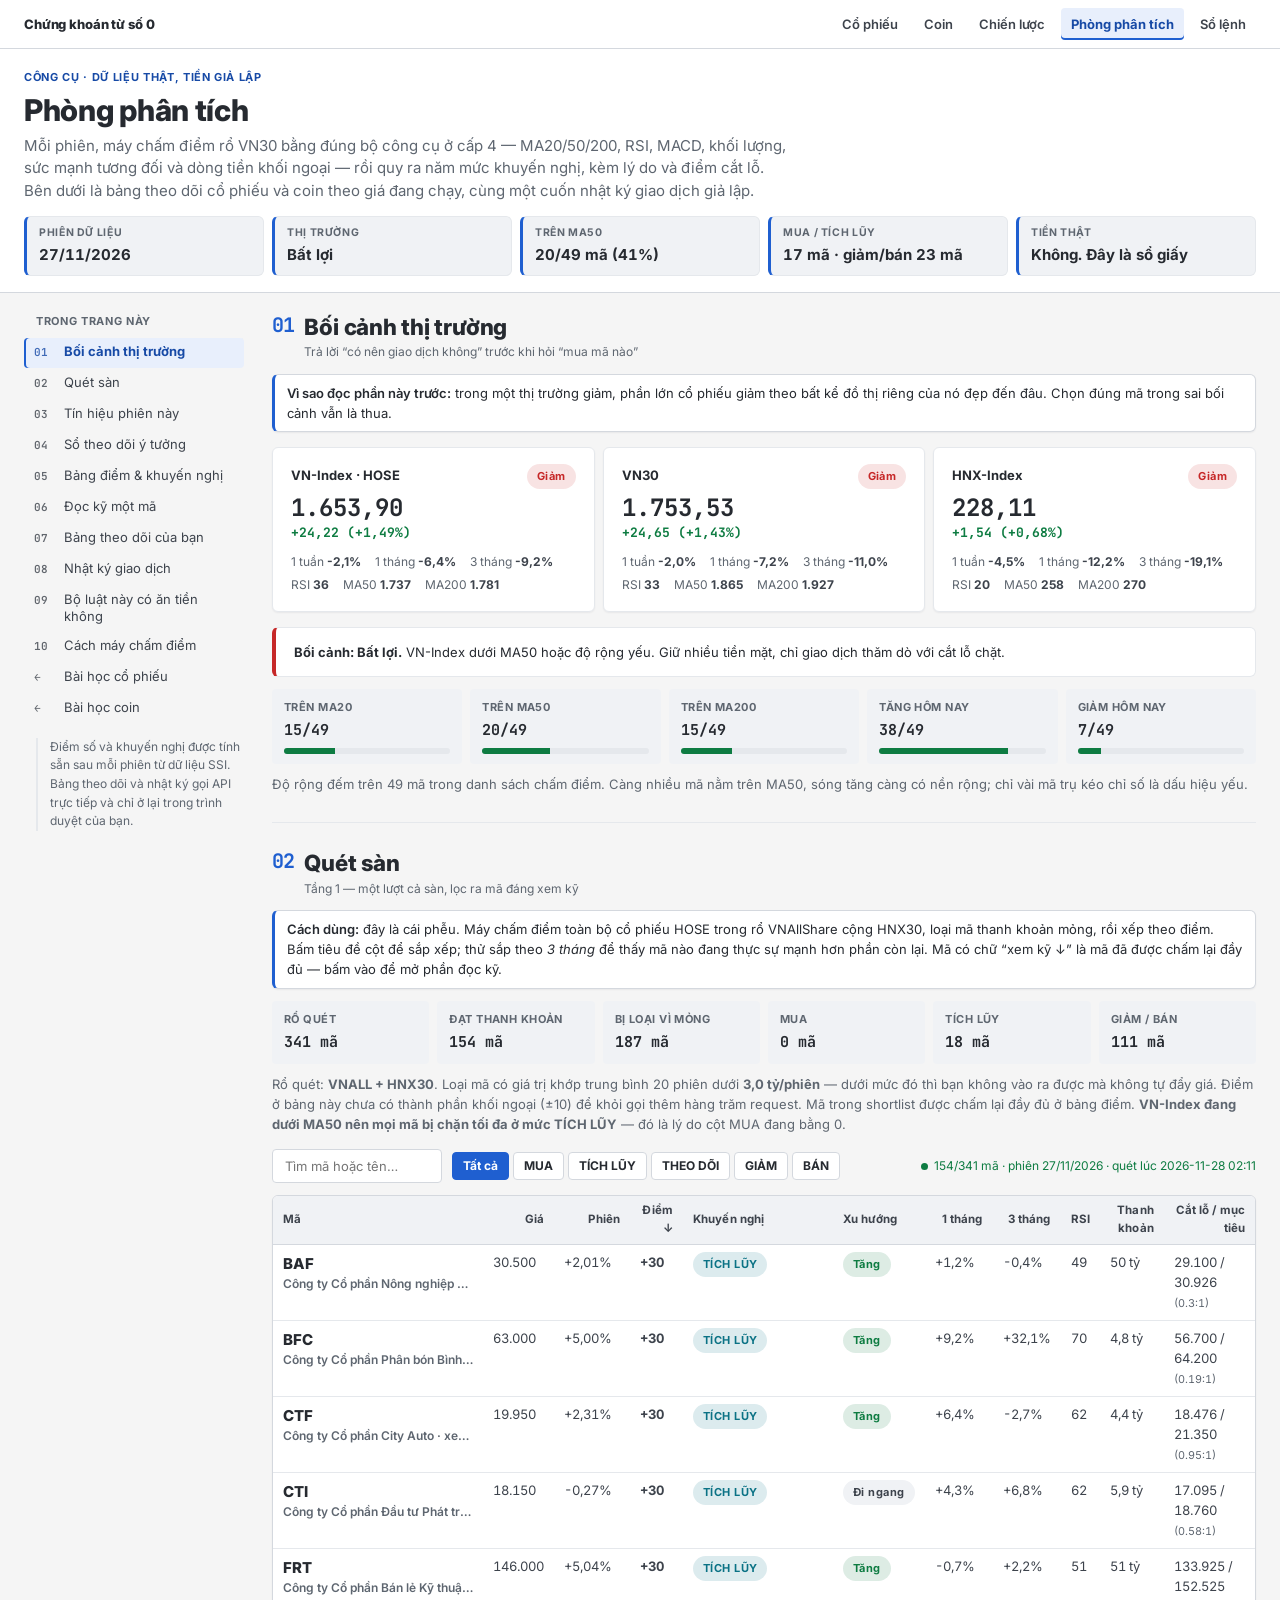
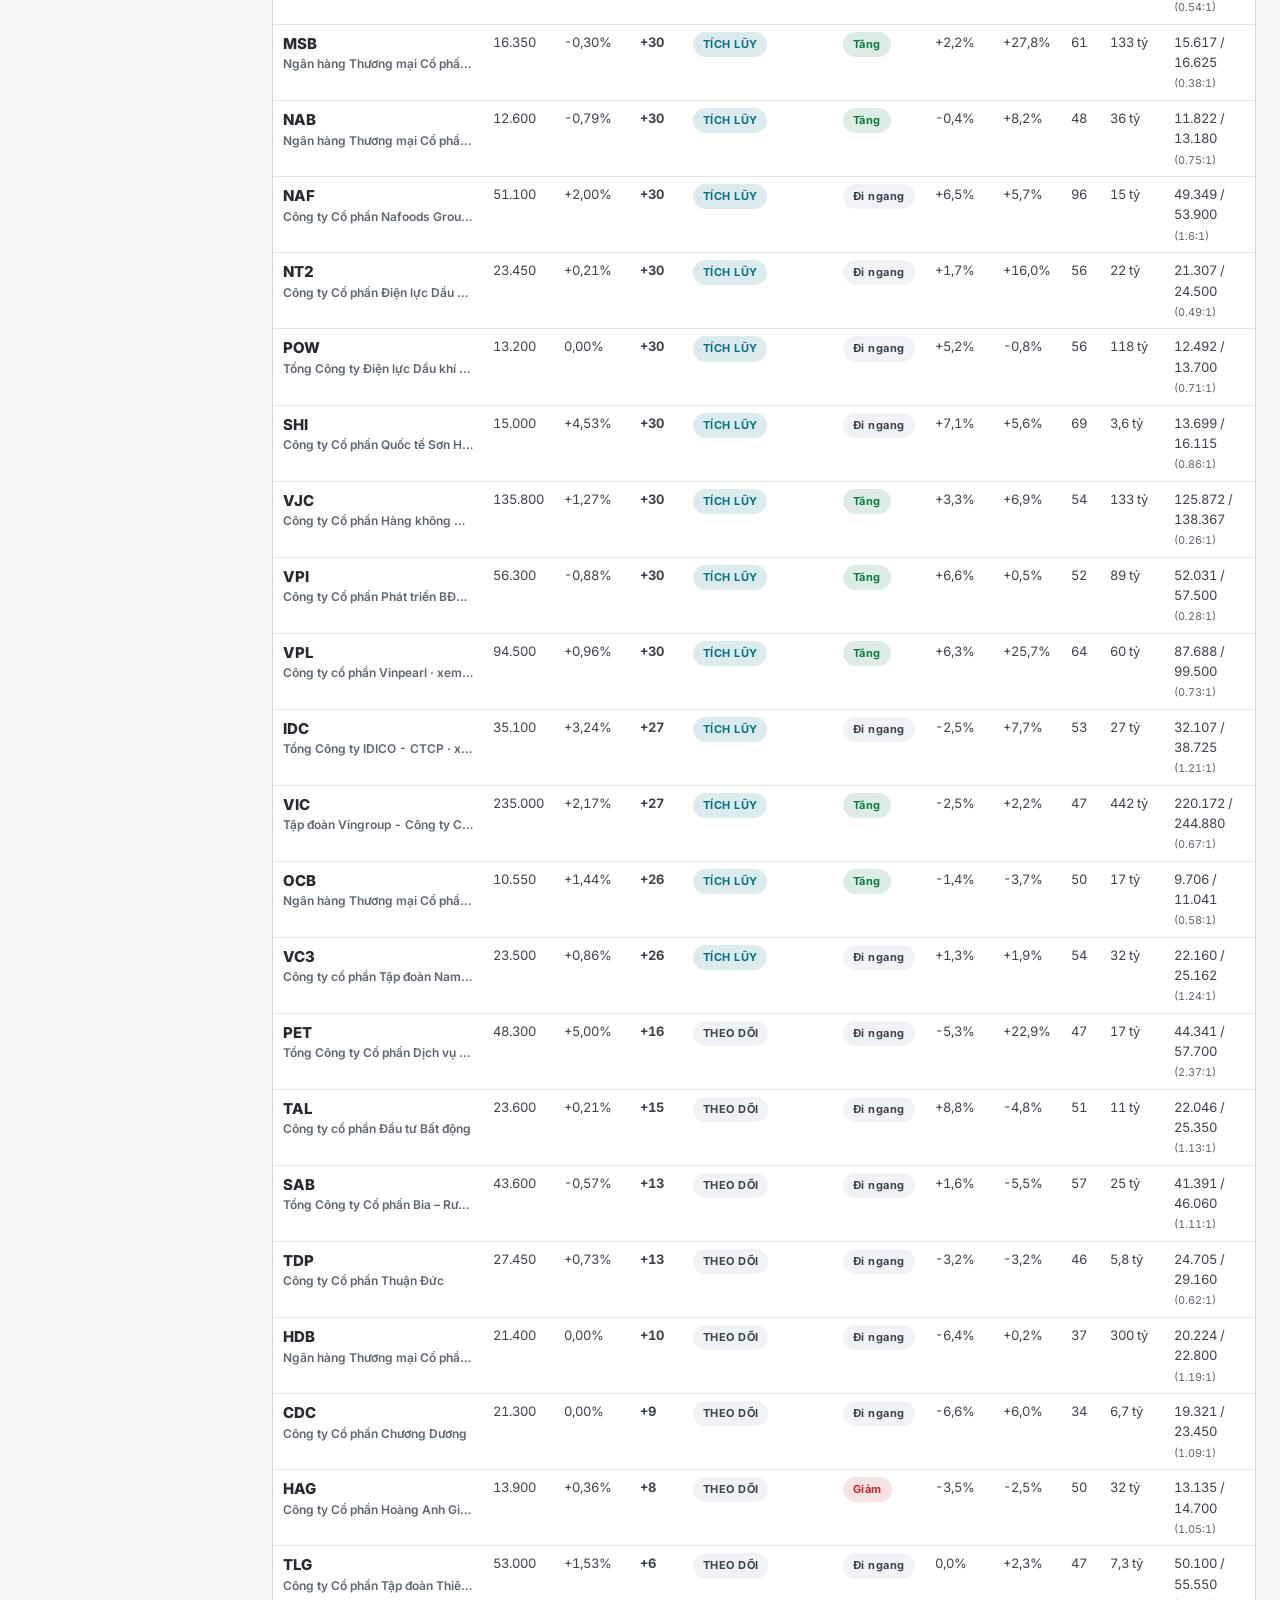
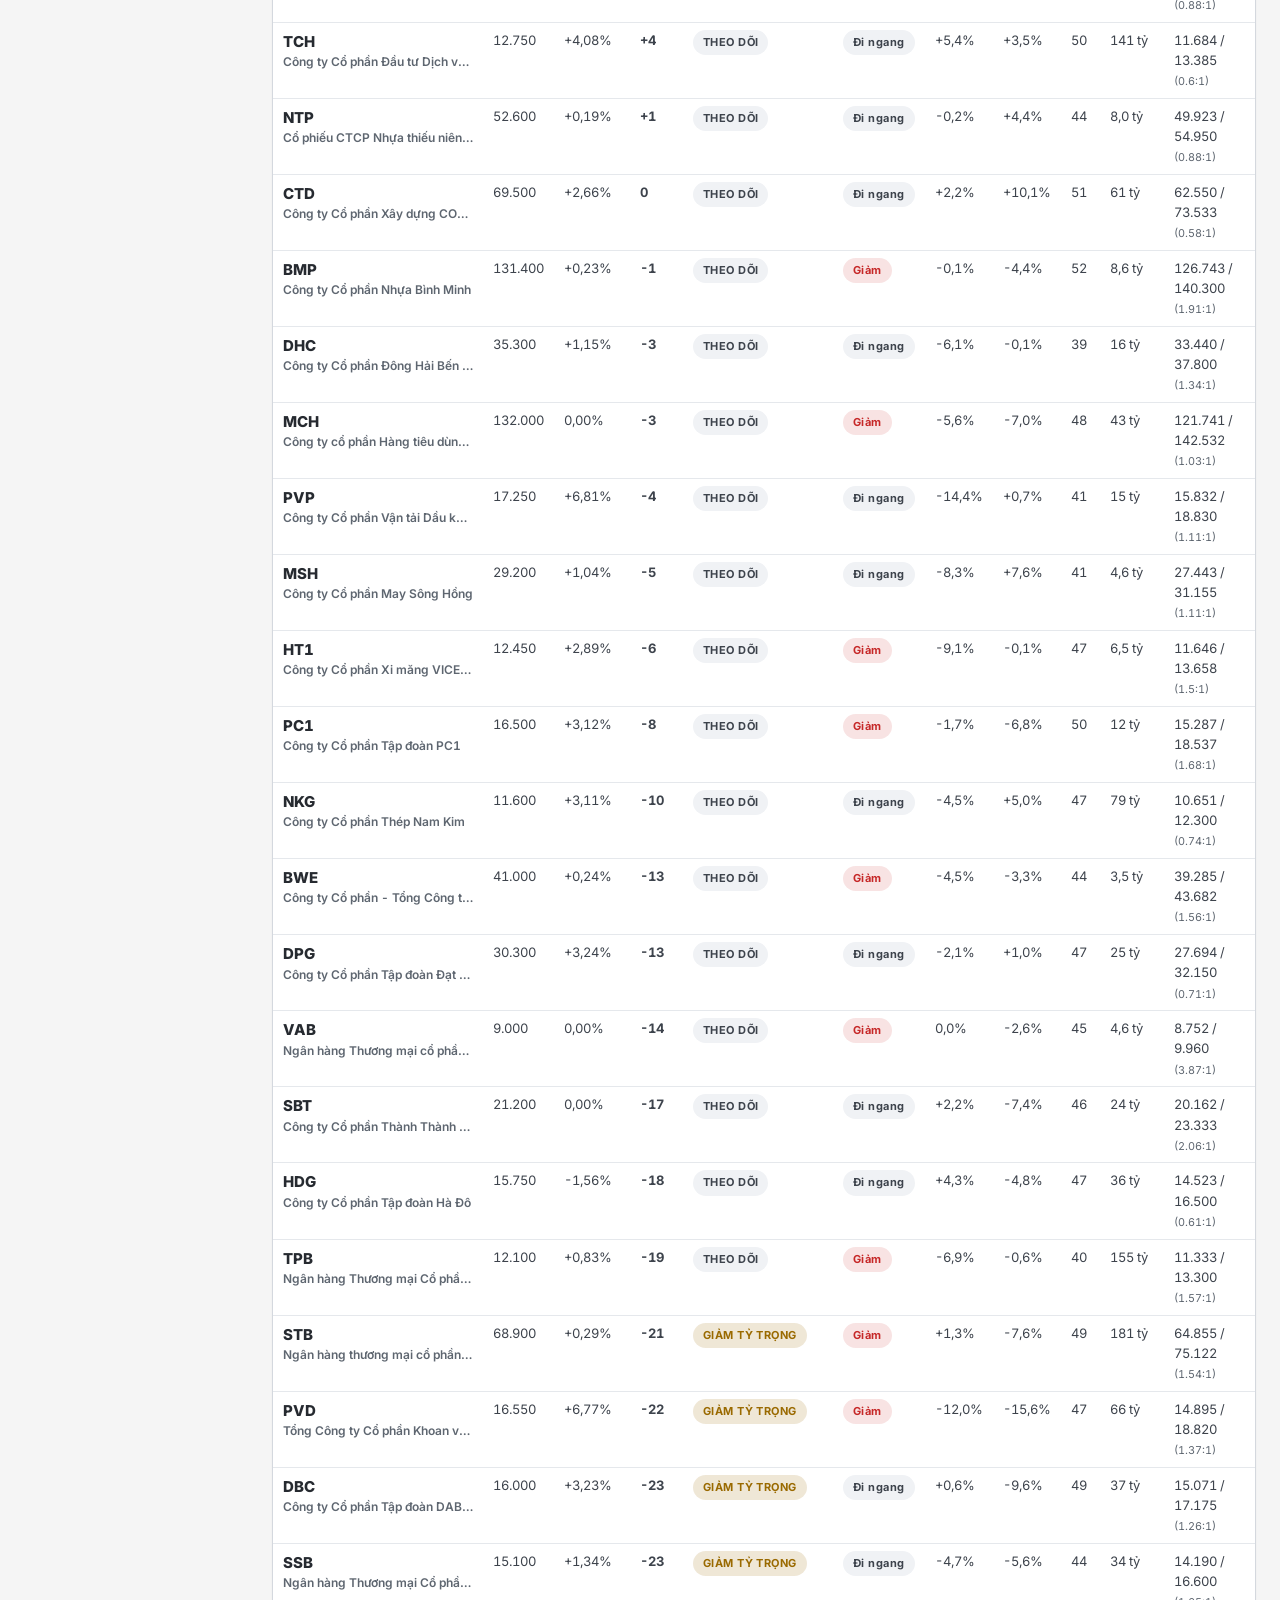
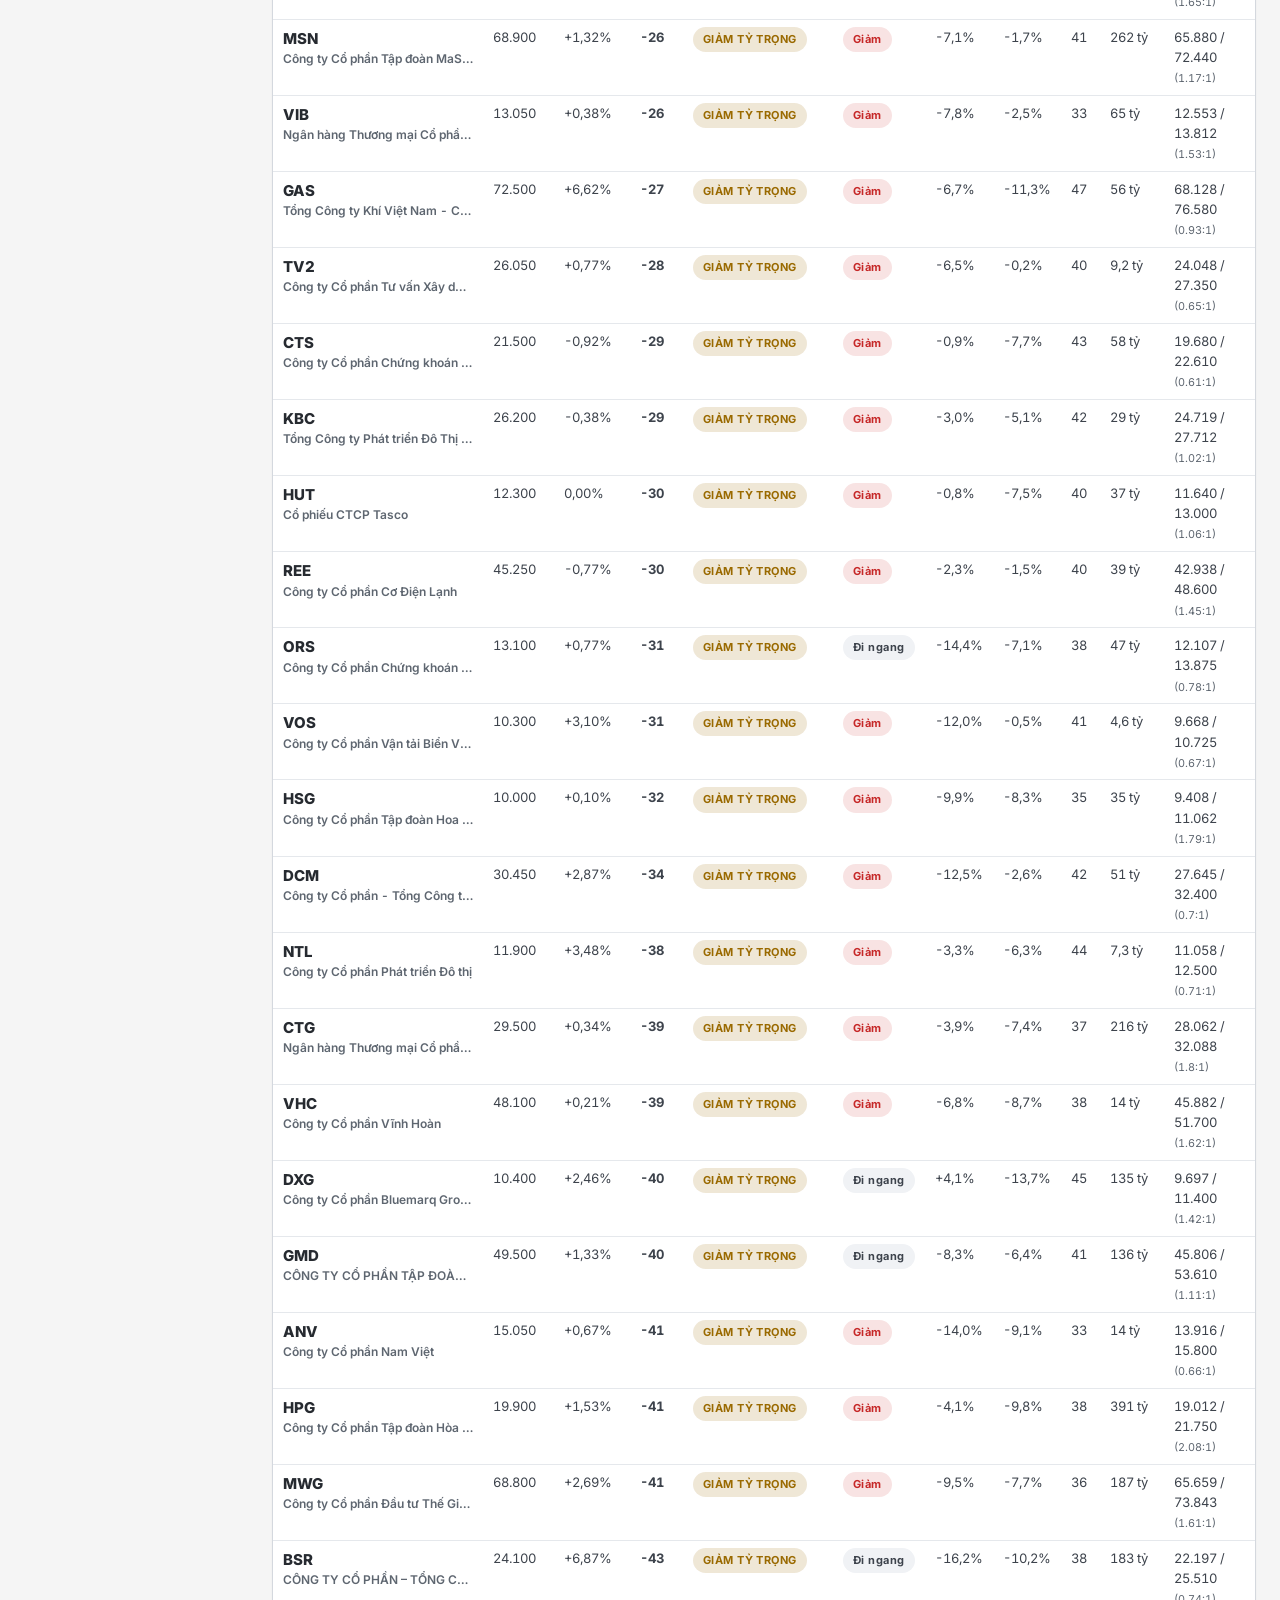
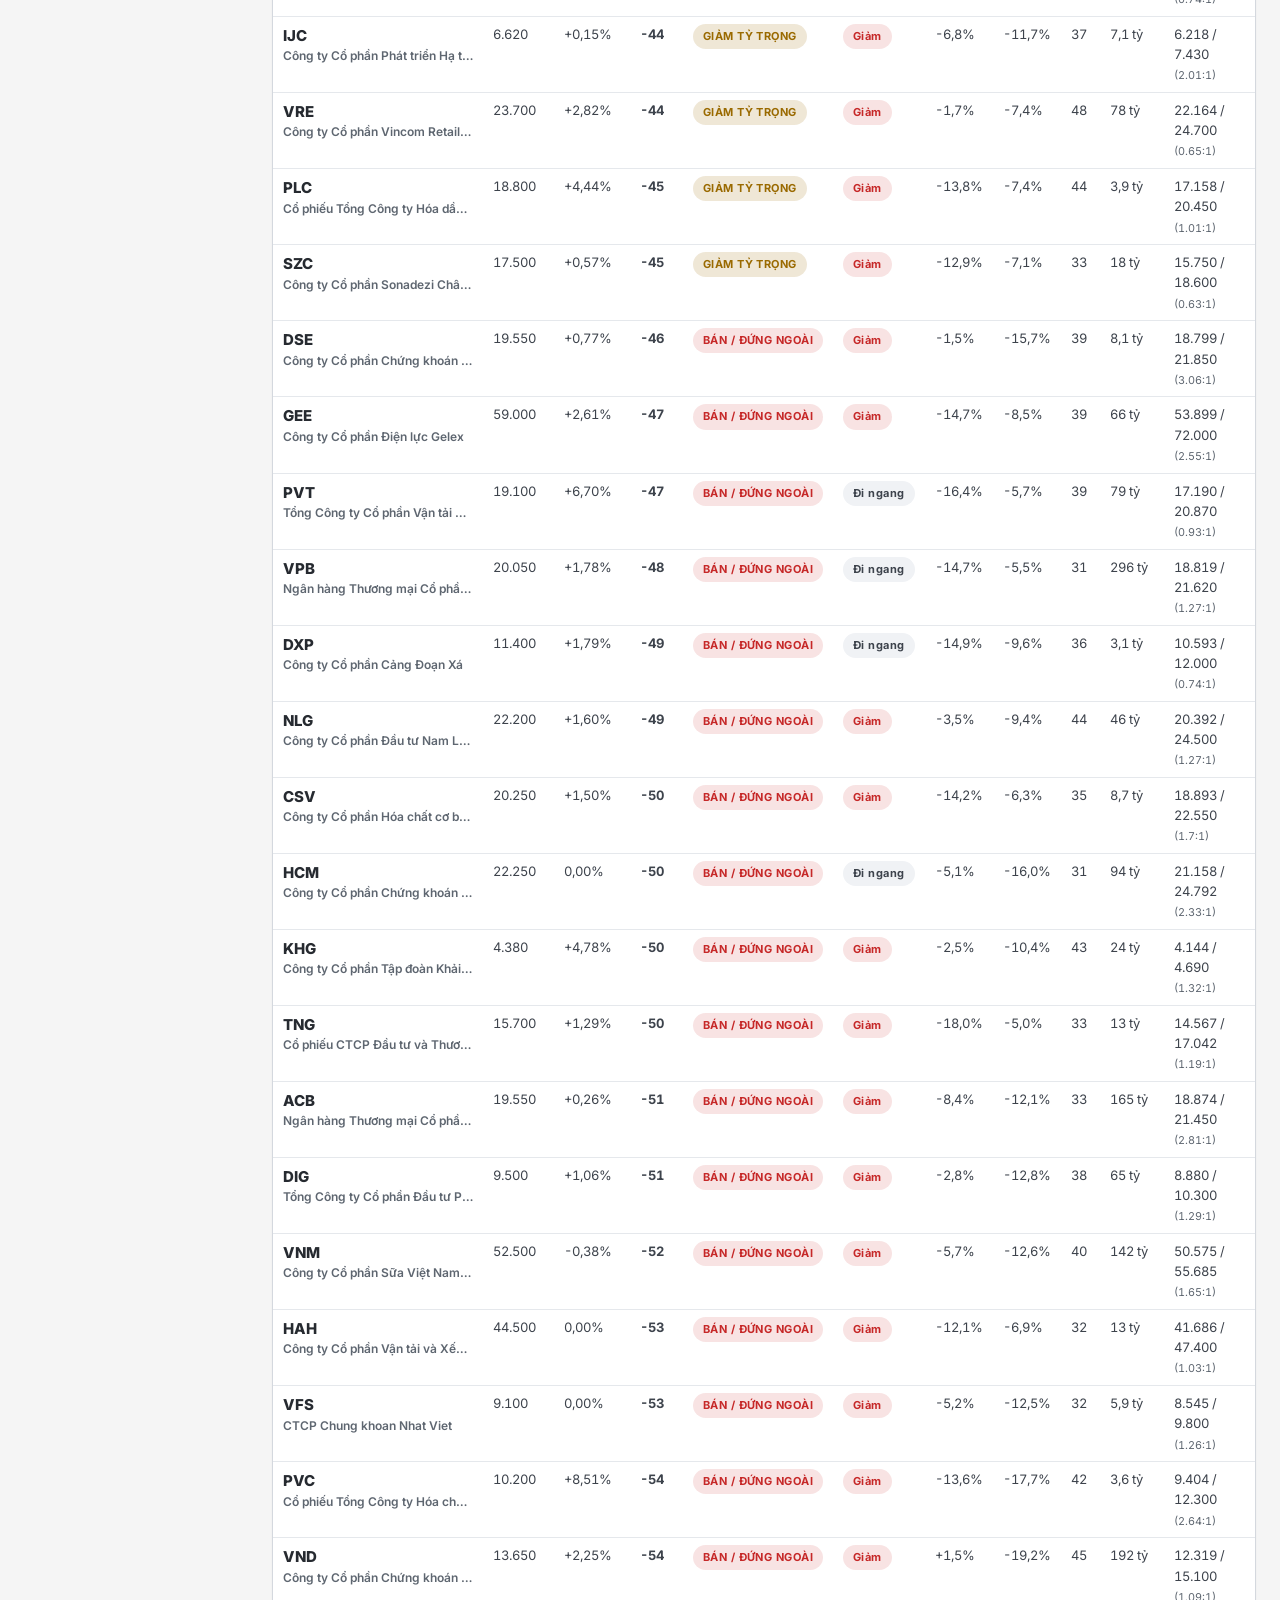
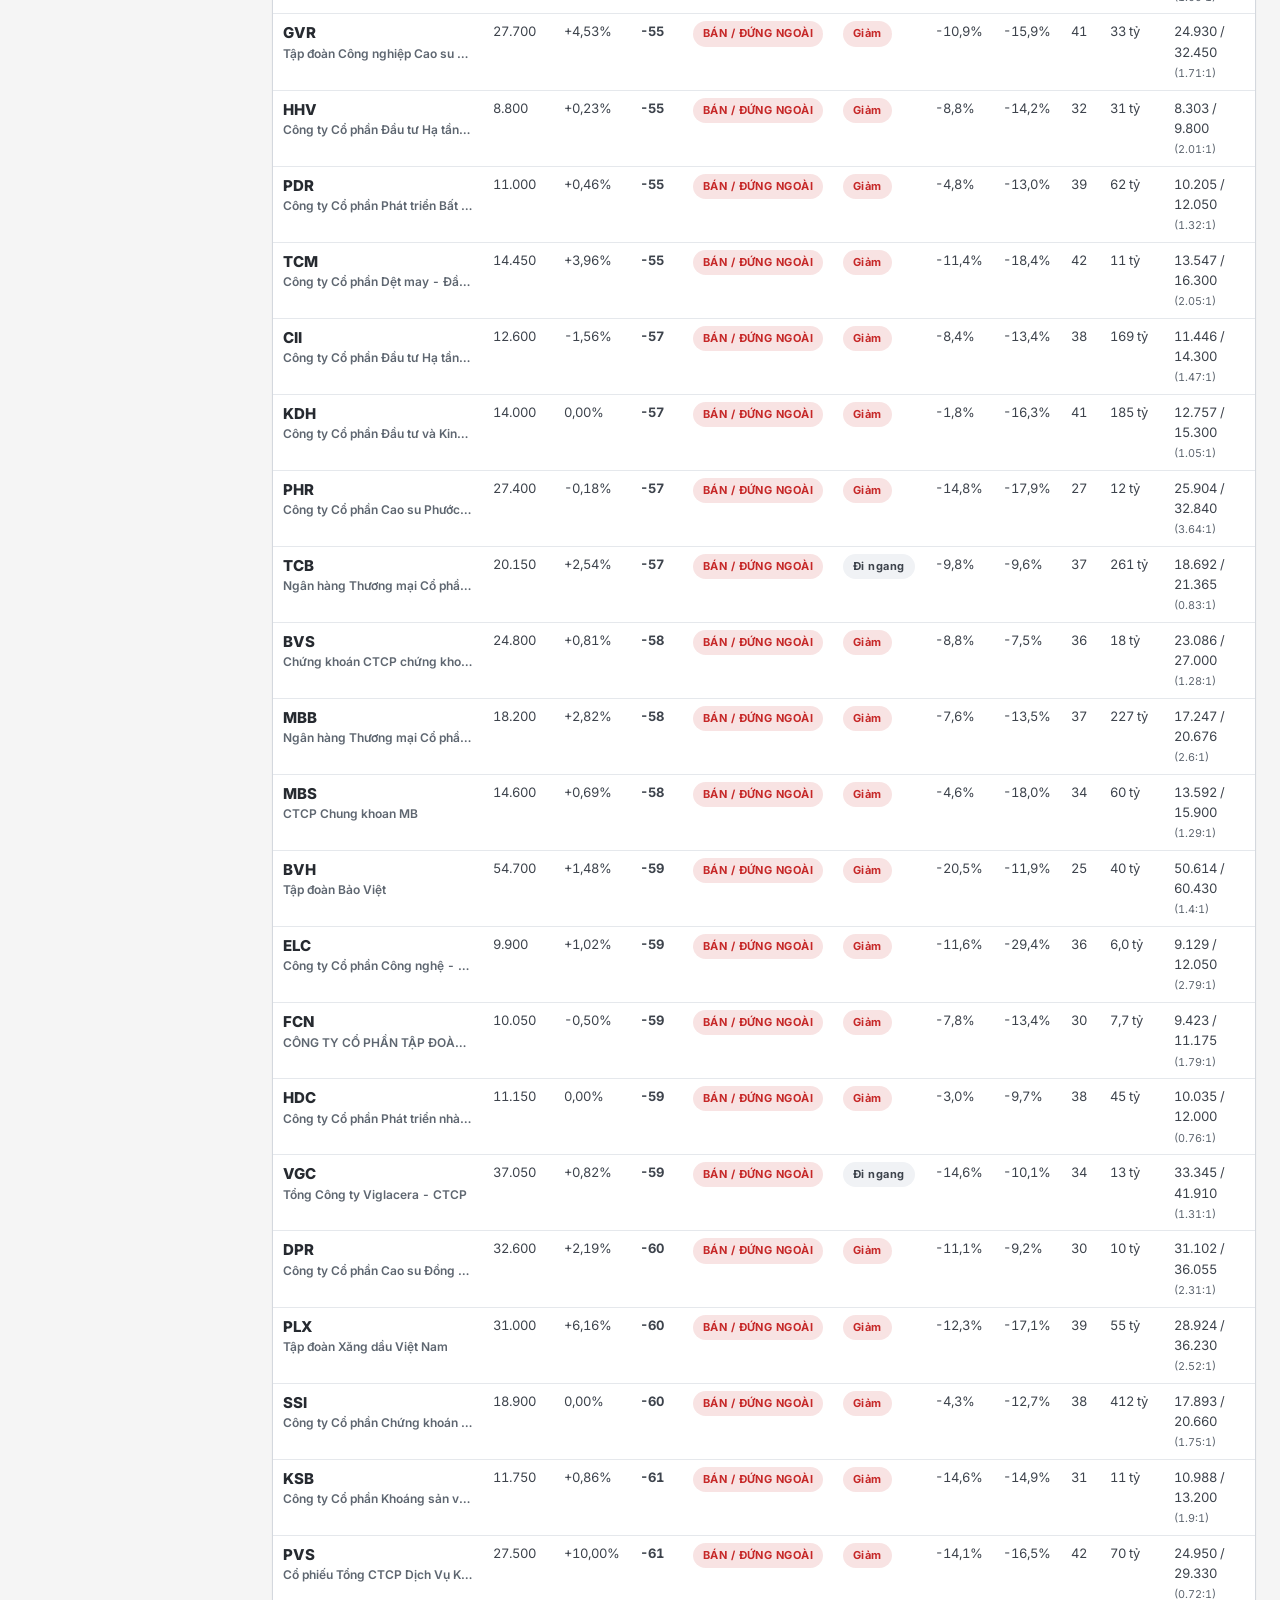
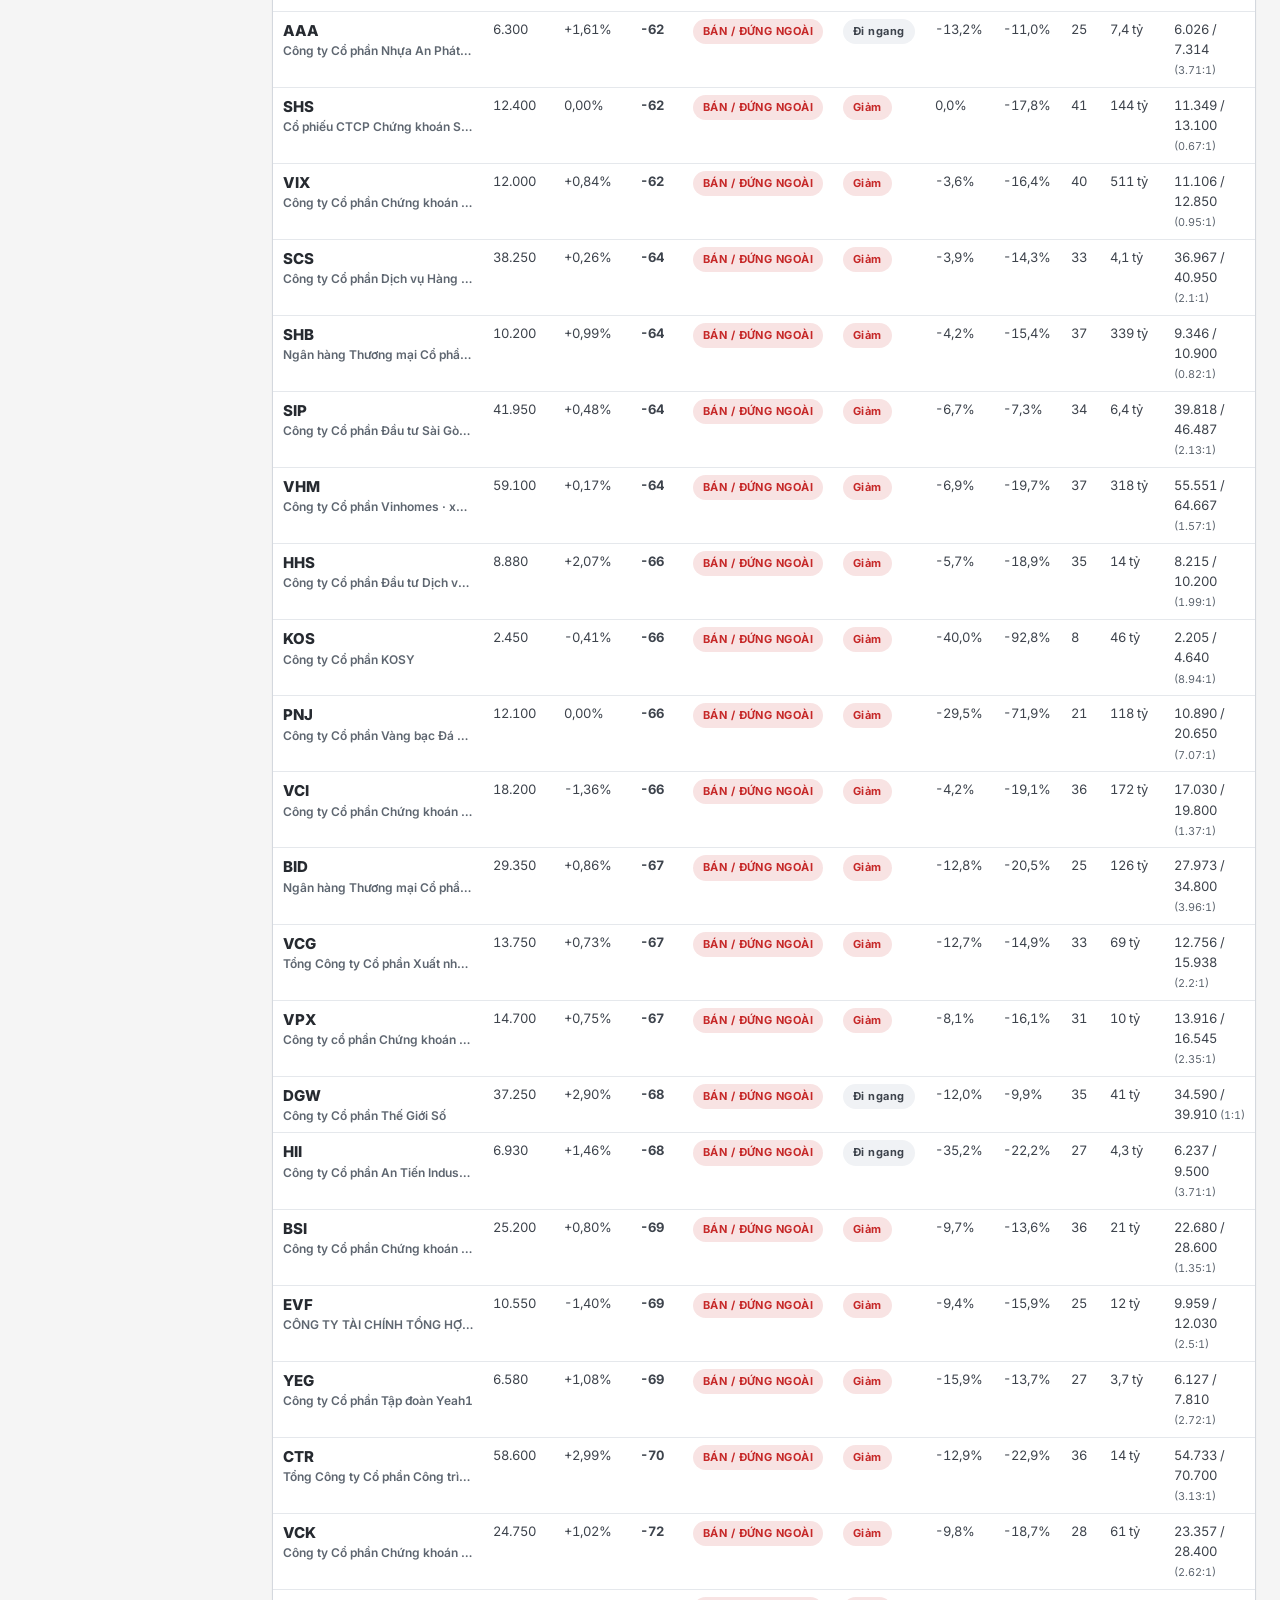
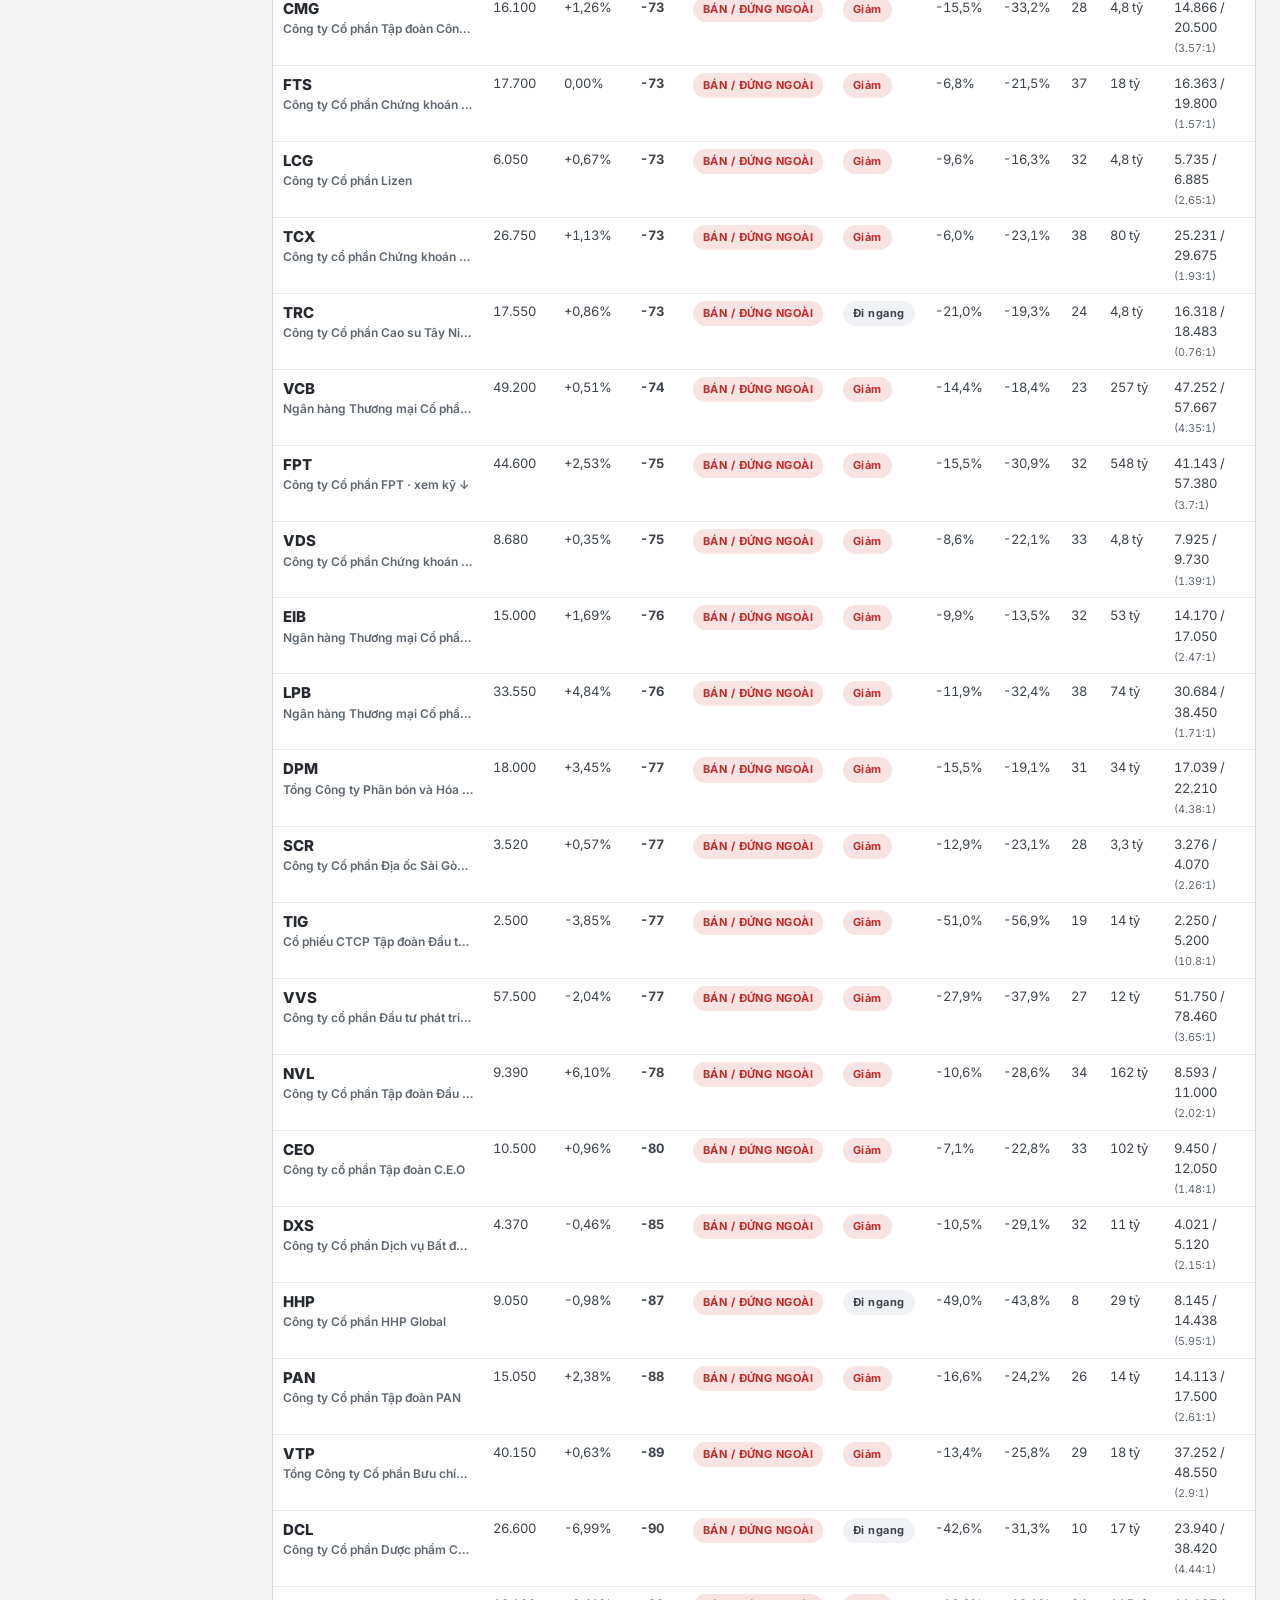
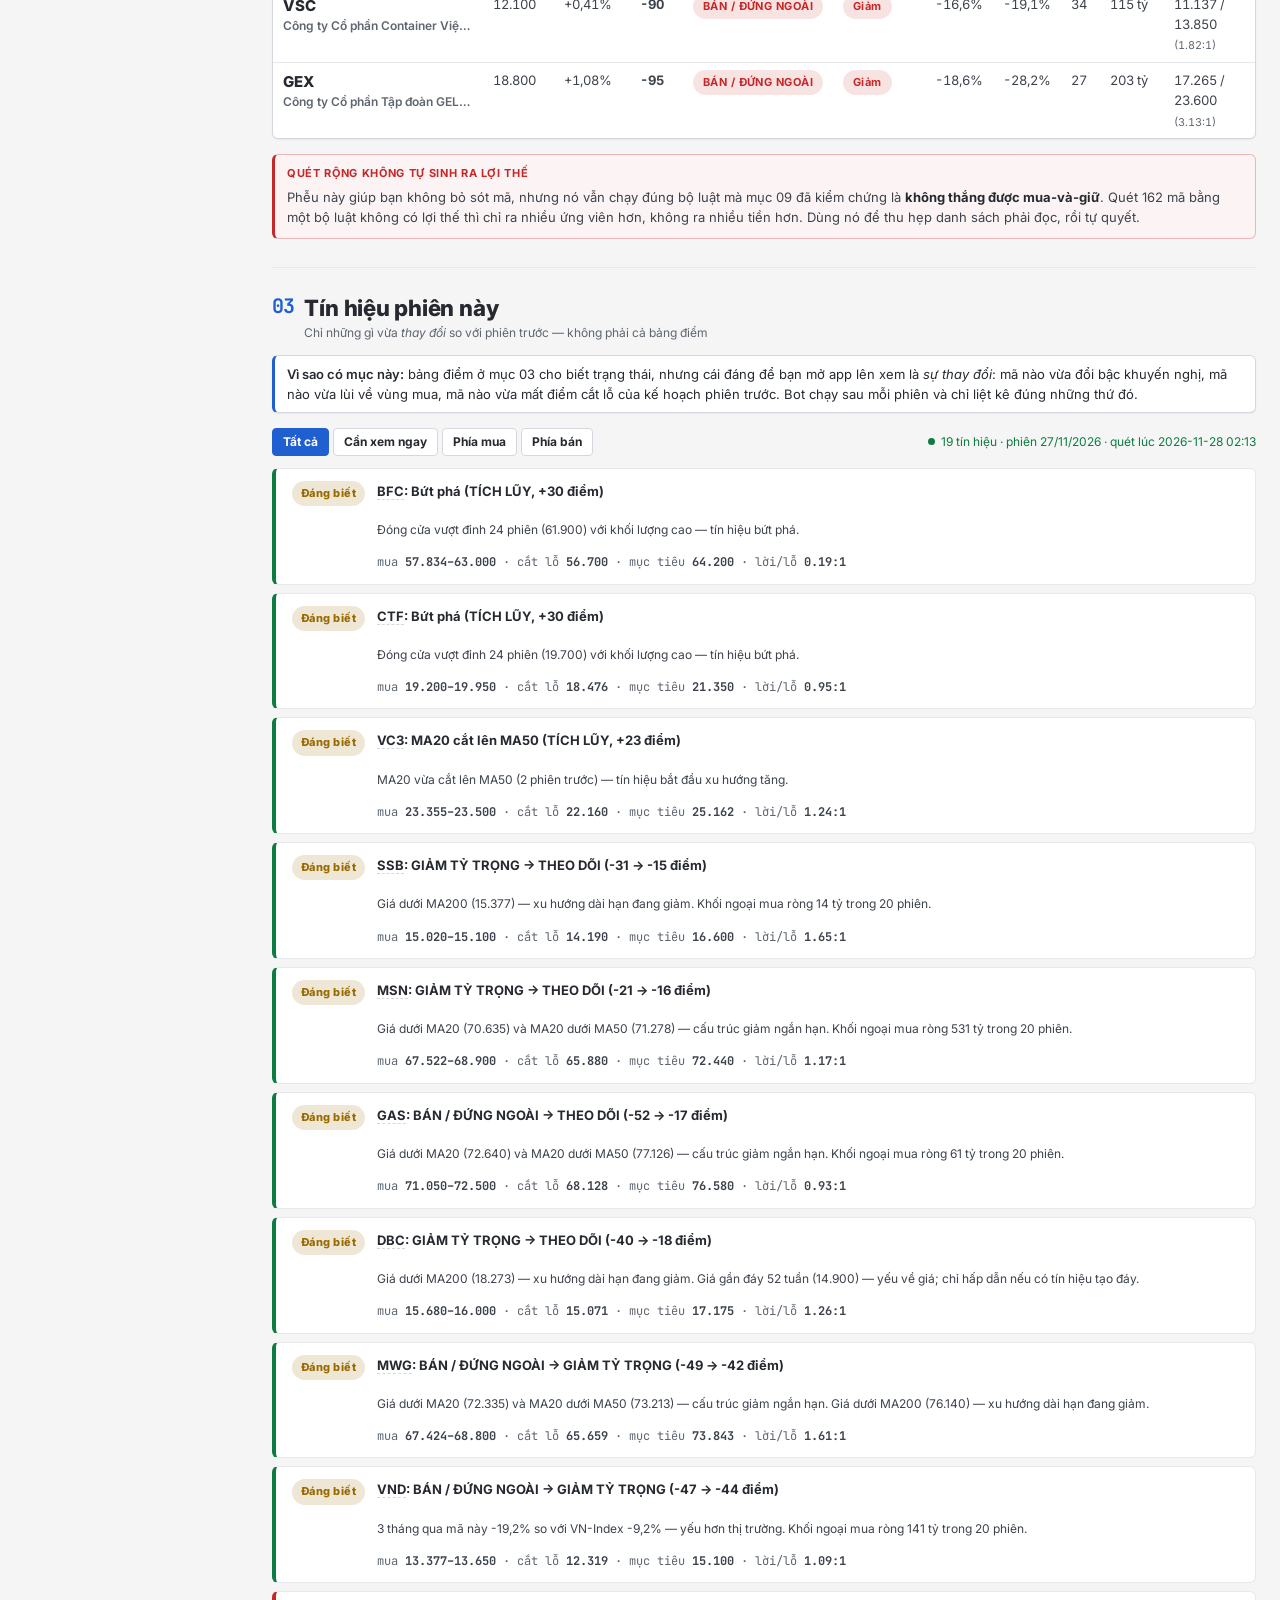
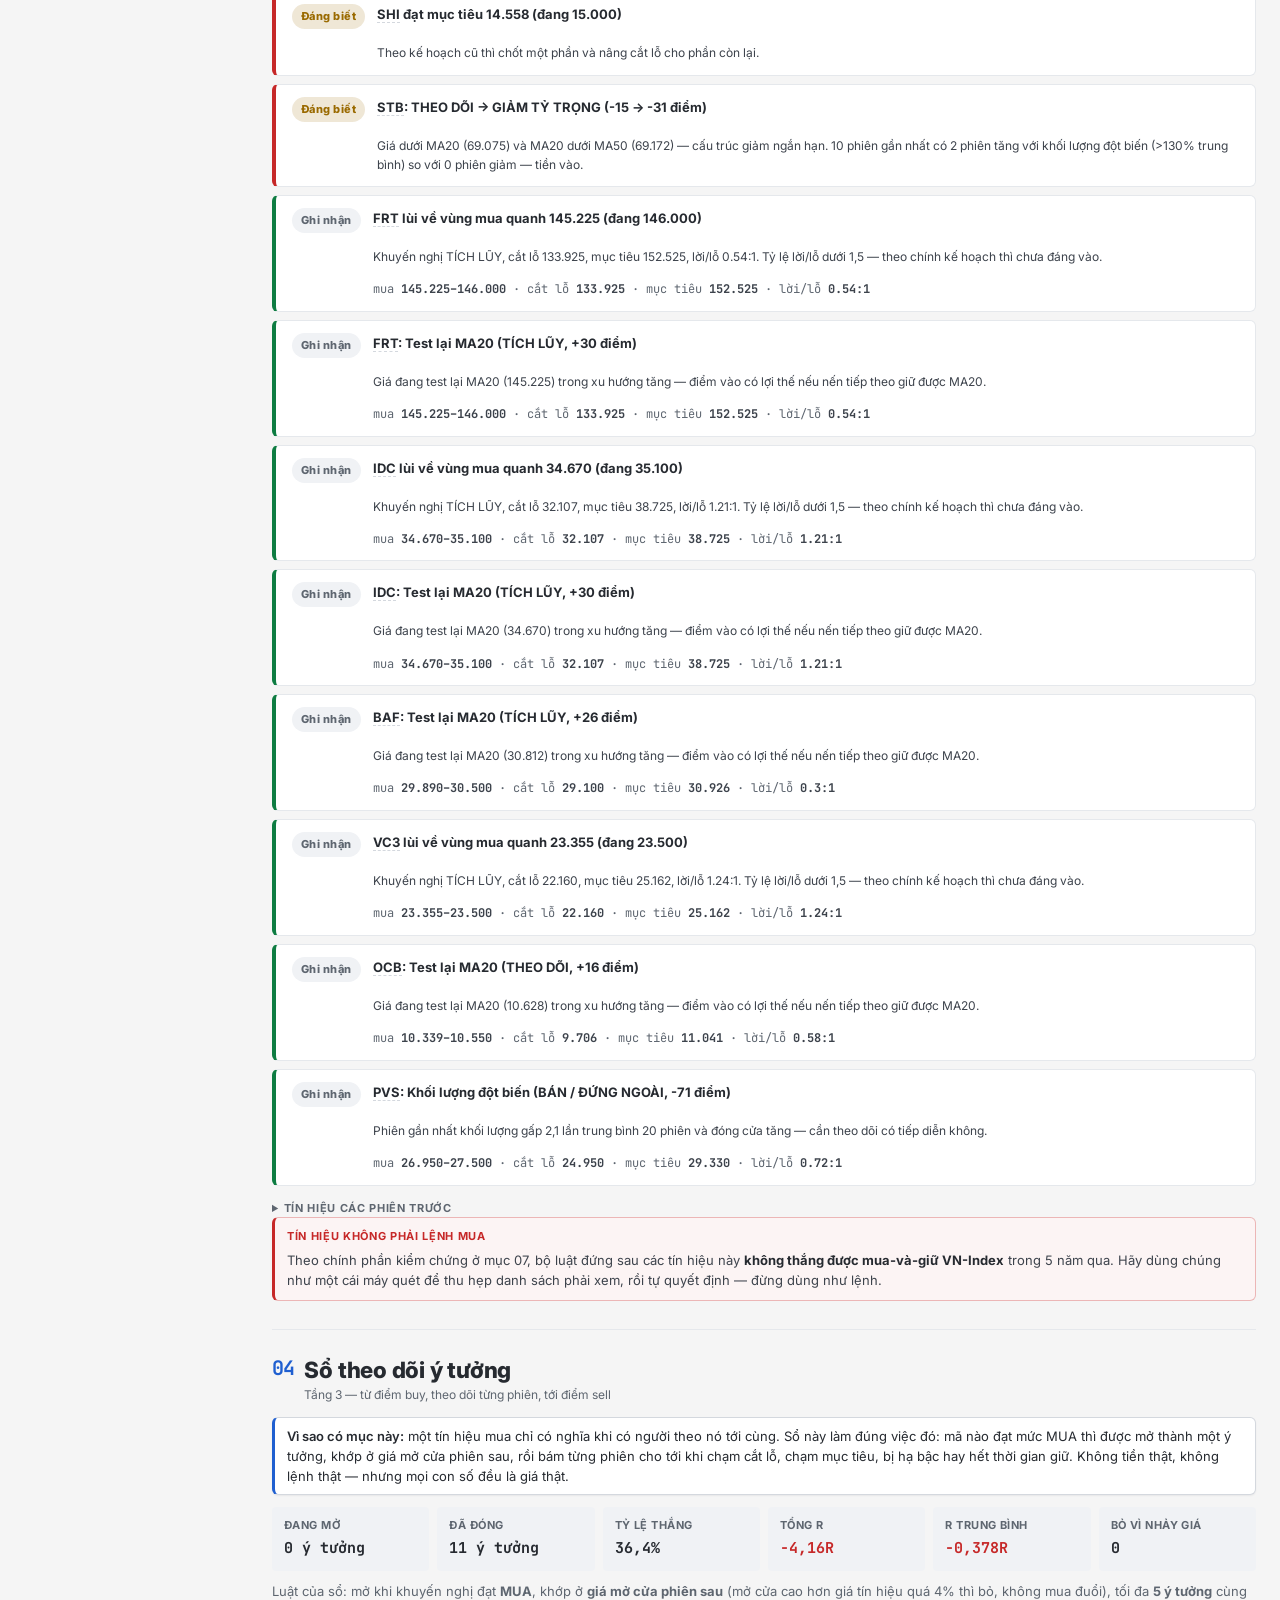
<file: phan-tich.html>
<!doctype html>
<html lang="vi">
<head>
<meta charset="utf-8">
<meta name="viewport" content="width=device-width, initial-scale=1">
<style>
:root{color-scheme:light}
img{max-width:100%}
[hidden]{display:none!important}
</style>
<title>Phòng phân tích · Chứng khoán từ số 0</title>
<meta name="description" content="Chấm điểm kỹ thuật và khuyến nghị cho VN30 từ dữ liệu SSI, kèm bảng theo dõi cổ phiếu và coin, đồ thị chỉ báo và nhật ký giao dịch giả lập.">
<link rel="icon" href="data:image/svg+xml,%3Csvg xmlns=%27http://www.w3.org/2000/svg%27 viewBox=%270 0 32 32%27%3E%3Crect x=%274%27 y=%2712%27 width=%276%27 height=%2712%27 fill=%27%230E7C42%27/%3E%3Crect x=%276%27 y=%276%27 width=%272%27 height=%2722%27 fill=%27%230E7C42%27/%3E%3Crect x=%2718%27 y=%278%27 width=%276%27 height=%2714%27 fill=%27%23C62828%27/%3E%3Crect x=%2720%27 y=%274%27 width=%272%27 height=%2724%27 fill=%27%23C62828%27/%3E%3C/svg%3E">
<link rel="preconnect" href="https://fonts.googleapis.com">
<link rel="preconnect" href="https://fonts.gstatic.com" crossorigin>
<link rel="stylesheet" href="https://fonts.googleapis.com/css2?family=Inter:wght@400;500;600;700;800&family=JetBrains+Mono:wght@400;500;700&display=swap">
<link rel="stylesheet" href="assets/site.css">
<style>
/* ---- trang công cụ: rộng hơn trang bài đọc ---- */
main{ max-width:none }
.num{ font-variant-numeric:tabular-nums }
.c-muted{ color:var(--muted) }
.lbl{ font-size:11px; font-weight:700; letter-spacing:.06em; text-transform:uppercase; color:var(--muted) }

/* ---- thẻ ---- */
.card{ background:var(--surface); border:1px solid var(--line-soft); border-radius:var(--radius); padding:16px 18px }
.grid{ display:grid; gap:12px; grid-template-columns:repeat(auto-fit,minmax(230px,1fr)); margin-top:15px }
.idx .sym{ display:flex; justify-content:space-between; align-items:baseline; gap:8px }
.idx .sym b{ font-size:var(--fs-sm) }
.idx .px{ font-family:var(--font-mono); font-size:1.5rem; font-weight:700; margin-top:6px; line-height:1.1 }
.idx .chg{ font-family:var(--font-mono); font-size:var(--fs-sm); font-weight:700; margin-top:2px }
.idx .meta{ display:flex; flex-wrap:wrap; gap:4px 14px; margin-top:10px; font-size:var(--fs-xs); color:var(--muted) }
.idx .meta b{ color:var(--ink-2) }
.regime{ margin-top:15px; padding:14px 18px; border:1px solid var(--line-soft); border-left:4px solid var(--accent);
  border-radius:var(--radius); background:var(--surface); font-size:var(--fs-sm) }
.regime[data-r="Thuận lợi"]{ border-left-color:var(--up) }
.regime[data-r="Bất lợi"]{ border-left-color:var(--down) }
.regime[data-r="Trung tính"]{ border-left-color:var(--ref) }
.breadth{ display:grid; grid-template-columns:repeat(auto-fit,minmax(125px,1fr)); gap:8px; margin:12px 0 0 }
.breadth > div{ background:var(--surface-2); border-radius:var(--radius-ctl); padding:10px 12px }
.breadth dt{ font-size:11px; font-weight:700; letter-spacing:.04em; text-transform:uppercase; color:var(--muted) }
.breadth dd{ margin:3px 0 0; font-family:var(--font-mono); font-weight:700; font-size:var(--fs-base) }
.pbar{ height:6px; border-radius:3px; background:var(--line-soft); margin-top:6px; overflow:hidden }
.pbar i{ display:block; height:100%; background:var(--up) }

/* ---- nhãn khuyến nghị ---- */
.tag{ display:inline-block; font-weight:700; font-size:11px; letter-spacing:.04em; border-radius:999px; padding:4px 10px; white-space:nowrap }
.tag-buy{ color:var(--up); background:color-mix(in srgb, var(--up) 14%, transparent) }
.tag-acc{ color:var(--floor); background:color-mix(in srgb, var(--floor) 14%, transparent) }
.tag-hold{ color:var(--ink-2); background:var(--surface-2) }
.tag-reduce{ color:var(--ref); background:color-mix(in srgb, var(--ref) 16%, transparent) }
.tag-sell{ color:var(--down); background:color-mix(in srgb, var(--down) 13%, transparent) }
.tag-t-up{ color:var(--up); background:color-mix(in srgb, var(--up) 14%, transparent) }
.tag-t-down{ color:var(--down); background:color-mix(in srgb, var(--down) 13%, transparent) }
.tag-t-flat{ color:var(--ink-2); background:var(--surface-2) }

/* ---- thanh công cụ + bảng điểm ---- */
.toolbar{ display:flex; flex-wrap:wrap; gap:8px 10px; align-items:center; margin:15px 0 12px }
.toolbar input[type=search]{ font:inherit; font-size:var(--fs-sm); padding:0 12px; min-height:34px;
  border:1px solid var(--line); border-radius:var(--radius-ctl); background:var(--surface); color:var(--ink); width:170px }
.chips{ display:flex; flex-wrap:wrap; gap:4px }
.chip{ font:700 var(--fs-sm)/1 var(--font-body); color:var(--ink); border:1px solid var(--line);
  border-radius:var(--radius-ctl); min-height:32px; padding:0 12px; background:var(--surface); cursor:pointer }
.chip:hover{ background:var(--surface-2) }
.chip.on{ background:var(--ink); color:var(--surface); border-color:var(--ink) }
table.screen{ border-collapse:collapse; width:100%; min-width:940px; font-size:var(--fs-sm) }
table.screen th{ text-align:right; background:var(--surface-2); color:var(--ink-2); font-weight:700; font-size:13px;
  padding:10px 12px; border-bottom:1px solid var(--line); white-space:nowrap; cursor:pointer; user-select:none }
table.screen th:first-child, table.screen td:first-child, table.screen th.l, table.screen td.l{ text-align:left }
table.screen th.sorted::after{ content:" ▾"; color:var(--accent-ink) }
table.screen th.sorted.asc::after{ content:" ▴" }
table.screen td{ text-align:right; padding:9px 12px; border-bottom:1px solid var(--line-soft); white-space:nowrap;
  font-family:var(--font-mono); font-variant-numeric:tabular-nums }
table.screen td.l{ font-family:var(--font-body) }
table.screen tbody tr{ cursor:pointer }
table.screen tbody tr:hover td{ background:var(--surface-2) }
table.screen tbody tr.on td{ background:var(--accent-wash) }
table.screen tr:last-child td{ border-bottom:0 }
.sym-cell b{ font-family:var(--font-body); font-weight:800; font-size:var(--fs-base); color:var(--ink) }
.sym-cell small{ display:block; font-family:var(--font-body); color:var(--muted); font-size:var(--fs-xs);
  max-width:190px; overflow:hidden; text-overflow:ellipsis }
.score{ display:inline-grid; grid-template-columns:34px 66px; gap:8px; align-items:center }
.score i{ display:block; height:8px; border-radius:4px; background:var(--line-soft); position:relative; overflow:hidden }
.score i::before{ content:""; position:absolute; left:50%; top:0; bottom:0; width:1px; background:var(--line) }
.score i b{ position:absolute; top:0; bottom:0 }
.empty{ padding:26px 18px; text-align:center; color:var(--muted); font-size:var(--fs-sm) }

/* ---- chi tiết một mã ---- */
.d-head{ display:flex; flex-wrap:wrap; gap:10px 20px; align-items:flex-end; justify-content:space-between; margin-top:15px }
.d-head h3{ font-size:clamp(1.5rem,4vw,2rem); margin:0 }
.d-head .nm{ color:var(--muted); font-size:var(--fs-sm); margin-top:4px }
.d-head .px{ font-family:var(--font-mono); font-size:1.9rem; font-weight:700; line-height:1 }
.d-head .chg{ font-family:var(--font-mono); font-weight:700; margin-top:4px }
.two{ display:grid; gap:14px; margin-top:14px; grid-template-columns:1fr }
@media(min-width:1000px){ .two{ grid-template-columns:minmax(0,1.55fr) minmax(0,1fr) } }
.rec{ border-left:4px solid var(--line) }
.rec[data-k="buy"]{ border-left-color:var(--up) } .rec[data-k="acc"]{ border-left-color:var(--floor) }
.rec[data-k="hold"]{ border-left-color:var(--muted) } .rec[data-k="reduce"]{ border-left-color:var(--ref) }
.rec[data-k="sell"]{ border-left-color:var(--down) }
.rec-top{ display:flex; flex-wrap:wrap; align-items:center; gap:8px 14px }
.rec-top .tag{ font-size:13px; padding:6px 14px }
.rec-top .sc{ font-size:var(--fs-sm); color:var(--muted) }
.rec-top .sc b{ color:var(--ink); font-size:var(--fs-lg); font-family:var(--font-mono) }
.rec-note{ margin-top:10px; font-size:var(--fs-sm); color:var(--ink-2) }
.rec-mk{ margin-top:8px; font-size:var(--fs-sm); color:var(--ref); font-weight:700 }
.reasons{ list-style:none; margin:10px 0 0; padding:0 }
.reasons li{ display:grid; grid-template-columns:42px minmax(0,1fr); gap:10px; padding:7px 0;
  border-top:1px solid var(--line-soft); font-size:var(--fs-sm); color:var(--ink-2) }
.reasons li:first-child{ border-top:0 }
.reasons .pt{ font-family:var(--font-mono); font-weight:700; text-align:right }
.setups{ margin:12px 0 0; padding:0; list-style:none }
.setups li{ padding:10px 14px; border-radius:var(--radius-ctl); background:var(--accent-wash);
  color:var(--ink); font-size:var(--fs-sm); margin-top:6px }
.setups li.bad{ background:color-mix(in srgb, var(--down) 12%, transparent) }
.kv{ display:grid; grid-template-columns:repeat(auto-fit,minmax(128px,1fr)); gap:8px 16px; margin-top:10px }
.kv dt{ font-size:11px; font-weight:700; letter-spacing:.04em; text-transform:uppercase; color:var(--muted) }
.kv dd{ margin:2px 0 0; font-family:var(--font-mono); font-weight:600; font-size:var(--fs-sm) }
.lv{ display:flex; flex-wrap:wrap; gap:6px; margin-top:8px }
.lv span{ font-family:var(--font-mono); font-size:var(--fs-xs); font-weight:700; border-radius:6px; padding:4px 8px }
.lv .r{ color:var(--down); background:color-mix(in srgb, var(--down) 13%, transparent) }
.lv .s{ color:var(--up); background:color-mix(in srgb, var(--up) 14%, transparent) }
.lv small{ font-weight:400; opacity:.75 }

/* ---- biểu đồ chỉ báo ---- */
.chart-card{ padding:14px 14px 10px }
.chart-top{ display:flex; flex-wrap:wrap; justify-content:space-between; gap:8px; align-items:center; margin-bottom:8px }
.tf2{ display:flex; gap:4px }
.tf2 button{ font:700 var(--fs-sm)/1 var(--font-body); color:var(--ink); border:1px solid var(--line);
  border-radius:var(--radius-ctl); min-height:32px; padding:0 12px; background:var(--surface); cursor:pointer }
.tf2 button:hover{ background:var(--surface-2) }
.tf2 button.on{ background:var(--ink); color:var(--surface); border-color:var(--ink) }
.keys{ display:flex; flex-wrap:wrap; gap:6px 14px; font-size:var(--fs-xs); font-weight:600; color:var(--muted) }
.keys span{ display:inline-flex; align-items:center; gap:6px }
.keys i{ width:14px; height:3px; border-radius:2px; display:inline-block }
.plot svg{ display:block; width:100%; height:auto; touch-action:pan-y }
.plot text{ font-family:var(--font-mono); font-size:10px; fill:var(--muted) }
.plot .pane-lbl{ font-family:var(--font-body); font-weight:700; font-size:10px; letter-spacing:.06em; fill:var(--muted) }
.hover{ margin-top:6px; min-height:22px; font-family:var(--font-mono); font-size:var(--fs-xs);
  color:var(--ink-2); display:flex; flex-wrap:wrap; gap:4px 14px }
.hover b{ color:var(--ink) }

/* ---- bảng cách chấm điểm ---- */
.rules{ border-collapse:collapse; width:100%; font-size:var(--fs-sm) }
.rules th{ text-align:left; background:var(--surface-2); padding:8px 10px; font-size:13px;
  font-weight:700; border-bottom:1px solid var(--line) }
.rules td{ padding:8px 10px; border-bottom:1px solid var(--line-soft); color:var(--ink-2); vertical-align:top }
.rules td:first-child{ color:var(--ink); font-weight:700; white-space:nowrap }
.rules tr:last-child td{ border-bottom:0 }

.err{ padding:16px 20px; border:2px solid var(--down); border-radius:var(--radius);
  background:var(--surface); font-size:var(--fs-sm); margin-top:15px }
.err code{ font-family:var(--font-mono); background:var(--surface-2); padding:1px 5px; border-radius:4px }

/* ---- tín hiệu ---- */
.sig{ display:flex; flex-direction:column; gap:8px; margin-top:4px }
.sig-item{ display:grid; grid-template-columns:auto minmax(0,1fr); gap:4px 12px; align-items:start;
  background:var(--surface); border:1px solid var(--line-soft); border-left:4px solid var(--line);
  border-radius:var(--radius); padding:12px 16px }
.sig-item[data-side="buy"]{ border-left-color:var(--up) }
.sig-item[data-side="sell"]{ border-left-color:var(--down) }
.sig-item[data-side="info"]{ border-left-color:var(--accent) }
.sig-item[data-lvl="1"]{ background:color-mix(in srgb, var(--accent-wash) 45%, var(--surface)) }
.sig-lv{ font-weight:800; font-size:11px; letter-spacing:.04em; border-radius:999px; padding:4px 9px;
  white-space:nowrap; align-self:center }
.sig-lv[data-lvl="1"]{ color:var(--down); background:color-mix(in srgb, var(--down) 13%, transparent) }
.sig-lv[data-lvl="2"]{ color:var(--ref); background:color-mix(in srgb, var(--ref) 16%, transparent) }
.sig-lv[data-lvl="3"]{ color:var(--muted); background:var(--surface-2) }
.sig-t{ font-weight:700; font-size:var(--fs-sm) }
.sig-t a{ color:inherit; text-decoration:none; border-bottom:1px dashed var(--line) }
.sig-t a:hover{ color:var(--accent-ink) }
.sig-d{ grid-column:2; font-size:var(--fs-xs); color:var(--ink-2); line-height:1.6 }
.sig-p{ grid-column:2; font-family:var(--font-mono); font-size:var(--fs-xs); color:var(--muted) }
.sig-p b{ color:var(--ink-2) }
.sig-day{ margin:14px 0 6px; font-size:var(--fs-xs); font-weight:700; color:var(--muted) }

/* ---- backtest ---- */
#bt-svg{ display:block; width:100%; height:auto }
#bt-table td:first-child{ white-space:normal; min-width:200px }
#bt-table tr.on td{ background:var(--accent-wash) }
#bt-table tr.bm td{ color:var(--muted) }
#bt-years td{ padding:6px 10px }
</style>
</head>
<body>
<nav class="topnav" aria-label="Các trang">
  <div class="wrap">
    <a class="brand" href="index.html">Chứng khoán từ số 0</a>
    <a class="nav" href="index.html">Cổ phiếu</a>
    <a class="nav" href="coin.html">Coin</a>
    <a class="nav" href="chien-luoc.html">Chiến lược</a>
    <a class="nav" href="phan-tich.html" aria-current="page">Phòng phân tích</a>
    <a class="nav" href="so-lenh.html">Sổ lệnh</a>
  </div>
</nav>

<header class="masthead">
  <div class="wrap">
    <p class="eyebrow">Công cụ · Dữ liệu thật, tiền giả lập</p>
    <h1>Phòng phân tích
      <span class="h1-sub">Mỗi phiên, máy chấm điểm rổ VN30 bằng đúng bộ công cụ ở cấp 4 — MA20/50/200, RSI, MACD, khối lượng, sức mạnh tương đối và dòng tiền khối ngoại — rồi quy ra năm mức khuyến nghị, kèm lý do và điểm cắt lỗ. Bên dưới là bảng theo dõi cổ phiếu và coin theo giá đang chạy, cùng một cuốn nhật ký giao dịch giả lập.</span>
    </h1>
    <dl class="facts">
      <div class="fact"><dt>Phiên dữ liệu</dt><dd id="f-date">—</dd></div>
      <div class="fact"><dt>Thị trường</dt><dd id="f-regime">—</dd></div>
      <div class="fact"><dt>Trên MA50</dt><dd id="f-breadth">—</dd></div>
      <div class="fact"><dt>Mua / Tích lũy</dt><dd id="f-buy">—</dd></div>
      <div class="fact"><dt>Tiền thật</dt><dd>Không. Đây là sổ giấy</dd></div>
    </dl>
  </div>
</header>

<div class="wrap shell">
  <nav class="rail" aria-label="Mục lục">
    <p class="rail-title">Trong trang này</p>
    <ol id="toc">
      <li><a href="#boicanh"><span class="n">01</span><span>Bối cảnh thị trường</span></a></li>
      <li><a href="#quetsan"><span class="n">02</span><span>Quét sàn</span></a></li>
      <li><a href="#tinhieu"><span class="n">03</span><span>Tín hiệu phiên này</span></a></li>
      <li><a href="#sotheodoi"><span class="n">04</span><span>Sổ theo dõi ý tưởng</span></a></li>
      <li><a href="#bangdiem"><span class="n">05</span><span>Bảng điểm &amp; khuyến nghị</span></a></li>
      <li><a href="#chitiet"><span class="n">06</span><span>Đọc kỹ một mã</span></a></li>
      <li><a href="#theodoi"><span class="n">07</span><span>Bảng theo dõi của bạn</span></a></li>
      <li><a href="#nhatky"><span class="n">08</span><span>Nhật ký giao dịch</span></a></li>
      <li><a href="#kiemchung"><span class="n">09</span><span>Bộ luật này có ăn tiền không</span></a></li>
      <li><a href="#cachcham"><span class="n">10</span><span>Cách máy chấm điểm</span></a></li>
      <li><a href="index.html"><span class="n">←</span><span>Bài học cổ phiếu</span></a></li>
      <li><a href="coin.html"><span class="n">←</span><span>Bài học coin</span></a></li>
    </ol>
    <p class="rail-note">Điểm số và khuyến nghị được tính sẵn sau mỗi phiên từ dữ liệu SSI. Bảng theo dõi và nhật ký gọi API trực tiếp và chỉ ở lại trong trình duyệt của bạn.</p>
  </nav>

  <main>
    <div id="error" class="err" hidden></div>

    <!-- ================= 01 BỐI CẢNH ================= -->
    <section class="level" id="boicanh">
      <div class="level-head">
        <span class="level-num">01</span>
        <div>
          <h2>Bối cảnh thị trường</h2>
          <p class="level-meta">Trả lời “có nên giao dịch không” trước khi hỏi “mua mã nào”</p>
        </div>
      </div>
      <p class="goal"><b>Vì sao đọc phần này trước:</b> trong một thị trường giảm, phần lớn cổ phiếu giảm theo bất kể đồ thị riêng của nó đẹp đến đâu. Chọn đúng mã trong sai bối cảnh vẫn là thua.</p>
      <div class="grid" id="indices"></div>
      <div class="regime" id="regime">Đang tải…</div>
      <dl class="breadth" id="breadth"></dl>
      <p class="lab-hint" style="margin-top:10px">Độ rộng đếm trên <span id="b-count">…</span> mã trong danh sách chấm điểm. Càng nhiều mã nằm trên MA50, sóng tăng càng có nền rộng; chỉ vài mã trụ kéo chỉ số là dấu hiệu yếu.</p>
    </section>

    <!-- ================= 02 QUÉT SÀN ================= -->
    <section class="level" id="quetsan">
      <div class="level-head">
        <span class="level-num">02</span>
        <div>
          <h2>Quét sàn</h2>
          <p class="level-meta">Tầng 1 — một lượt cả sàn, lọc ra mã đáng xem kỹ</p>
        </div>
      </div>
      <p class="goal"><b>Cách dùng:</b> đây là cái phễu. Máy chấm điểm toàn bộ cổ phiếu HOSE trong rổ VNAllShare cộng HNX30, loại mã thanh khoản mỏng, rồi xếp theo điểm. Bấm tiêu đề cột để sắp xếp; thử sắp theo <i>3 tháng</i> để thấy mã nào đang thực sự mạnh hơn phần còn lại. Mã có chữ “xem kỹ ↓” là mã đã được chấm lại đầy đủ — bấm vào để mở phần đọc kỹ.</p>

      <dl class="breadth" id="scan-cards"></dl>
      <p class="lab-hint" id="scan-note" style="margin-top:10px"></p>

      <div class="toolbar">
        <input type="search" id="scan-q" placeholder="Tìm mã hoặc tên…" aria-label="Tìm trong kết quả quét">
        <div class="chips" id="scan-chips" role="group" aria-label="Lọc theo khuyến nghị">
          <button type="button" class="chip on" data-f="">Tất cả</button>
          <button type="button" class="chip" data-f="buy">MUA</button>
          <button type="button" class="chip" data-f="acc">TÍCH LŨY</button>
          <button type="button" class="chip" data-f="hold">THEO DÕI</button>
          <button type="button" class="chip" data-f="reduce">GIẢM</button>
          <button type="button" class="chip" data-f="sell">BÁN</button>
        </div>
        <span class="lab-status is-wait" id="scan-stt" style="margin-left:auto">đang tải…</span>
      </div>

      <div class="tbl-wrap">
        <table class="tbl" id="scan-table">
          <thead id="scan-head"></thead>
          <tbody id="scan-body"></tbody>
        </table>
      </div>

      <p class="warn"><b>Quét rộng không tự sinh ra lợi thế</b>Phễu này giúp bạn không bỏ sót mã, nhưng nó vẫn chạy đúng bộ luật mà mục 09 đã kiểm chứng là <b>không thắng được mua-và-giữ</b>. Quét 162 mã bằng một bộ luật không có lợi thế thì chỉ ra nhiều ứng viên hơn, không ra nhiều tiền hơn. Dùng nó để thu hẹp danh sách phải đọc, rồi tự quyết.</p>
    </section>

    <!-- ================= 03 TÍN HIỆU ================= -->
    <section class="level" id="tinhieu">
      <div class="level-head">
        <span class="level-num">03</span>
        <div>
          <h2>Tín hiệu phiên này</h2>
          <p class="level-meta">Chỉ những gì vừa <i>thay đổi</i> so với phiên trước — không phải cả bảng điểm</p>
        </div>
      </div>
      <p class="goal"><b>Vì sao có mục này:</b> bảng điểm ở mục 03 cho biết trạng thái, nhưng cái đáng để bạn mở app lên xem là <i>sự thay đổi</i>: mã nào vừa đổi bậc khuyến nghị, mã nào vừa lùi về vùng mua, mã nào vừa mất điểm cắt lỗ của kế hoạch phiên trước. Bot chạy sau mỗi phiên và chỉ liệt kê đúng những thứ đó.</p>

      <div class="toolbar">
        <div class="chips" id="sig-chips" role="group" aria-label="Lọc tín hiệu">
          <button type="button" class="chip on" data-f="">Tất cả</button>
          <button type="button" class="chip" data-f="1">Cần xem ngay</button>
          <button type="button" class="chip" data-f="buy">Phía mua</button>
          <button type="button" class="chip" data-f="sell">Phía bán</button>
        </div>
        <span class="lab-status is-wait" id="sig-stt" style="margin-left:auto">đang tải…</span>
      </div>

      <div id="sig-list"></div>

      <details id="sig-hist-box" hidden>
        <summary class="lbl" style="cursor:pointer;margin-top:14px">Tín hiệu các phiên trước</summary>
        <div id="sig-hist"></div>
      </details>

      <p class="warn" id="sig-warn" hidden><b>Tín hiệu không phải lệnh mua</b>Theo chính phần kiểm chứng ở mục 07, bộ luật đứng sau các tín hiệu này <b>không thắng được mua-và-giữ VN-Index</b> trong 5 năm qua. Hãy dùng chúng như một cái máy quét để thu hẹp danh sách phải xem, rồi tự quyết định — đừng dùng như lệnh.</p>
    </section>

    <!-- ================= 04 SỔ THEO DÕI ================= -->
    <section class="level" id="sotheodoi">
      <div class="level-head">
        <span class="level-num">04</span>
        <div>
          <h2>Sổ theo dõi ý tưởng</h2>
          <p class="level-meta">Tầng 3 — từ điểm buy, theo dõi từng phiên, tới điểm sell</p>
        </div>
      </div>
      <p class="goal"><b>Vì sao có mục này:</b> một tín hiệu mua chỉ có nghĩa khi có người theo nó tới cùng. Sổ này làm đúng việc đó: mã nào đạt mức MUA thì được mở thành một ý tưởng, khớp ở giá mở cửa phiên sau, rồi bám từng phiên cho tới khi chạm cắt lỗ, chạm mục tiêu, bị hạ bậc hay hết thời gian giữ. Không tiền thật, không lệnh thật — nhưng mọi con số đều là giá thật.</p>

      <dl class="breadth" id="idea-cards"></dl>
      <p class="lab-hint" id="idea-rules" style="margin-top:10px"></p>
      <p class="lab-status is-wait" id="idea-stt" style="margin-top:8px">đang tải…</p>

      <h3>Đang mở</h3>
      <div id="idea-open"></div>

      <h3>Đã đóng</h3>
      <div id="idea-closed"></div>

      <p class="aside"><b>Con số đáng nhìn ở đây</b>Không phải tỷ lệ thắng, mà là <b>R trung bình</b> — mỗi đơn vị rủi ro bỏ ra thu về bao nhiêu. Và điều quan trọng hơn cả: so nó với con số backtest ở mục 09. Nếu sổ sống tệ hơn backtest nhiều và kéo dài, bộ luật đang mất tác dụng chứ không phải bạn gặp vận xấu.</p>
    </section>

    <!-- ================= 05 BẢNG ĐIỂM ================= -->
    <section class="level" id="bangdiem">
      <div class="level-head">
        <span class="level-num">05</span>
        <div>
          <h2>Bảng điểm &amp; khuyến nghị</h2>
          <p class="level-meta">VN30 và vài mã theo dõi thêm, chấm lại sau mỗi phiên</p>
        </div>
      </div>
      <p class="goal"><b>Cách dùng:</b> bấm vào một dòng để mở phần đọc kỹ bên dưới. Bấm tiêu đề cột để sắp xếp — thử sắp theo “3 tháng” để thấy mã nào đang thực sự mạnh hơn phần còn lại.</p>

      <div class="toolbar">
        <input type="search" id="q" placeholder="Tìm mã…" aria-label="Tìm mã">
        <div class="chips" id="chips" role="group" aria-label="Lọc theo khuyến nghị">
          <button type="button" class="chip on" data-f="">Tất cả</button>
          <button type="button" class="chip" data-f="buy">Mua</button>
          <button type="button" class="chip" data-f="acc">Tích lũy</button>
          <button type="button" class="chip" data-f="hold">Theo dõi</button>
          <button type="button" class="chip" data-f="reduce">Giảm</button>
          <button type="button" class="chip" data-f="sell">Bán</button>
        </div>
        <span class="lab-status is-wait" id="sc-stt">đang tải…</span>
      </div>

      <div class="tbl-wrap">
        <table class="screen" id="tbl">
          <thead><tr>
            <th class="l" data-k="symbol">Mã</th>
            <th data-k="close">Giá</th>
            <th data-k="chgPct">+/−</th>
            <th data-k="ret.1m">1 tháng</th>
            <th data-k="ret.3m">3 tháng</th>
            <th data-k="volRatio">KL / TB20</th>
            <th data-k="ind.rsi">RSI</th>
            <th class="l" data-k="trend">Xu hướng</th>
            <th data-k="foreign.net20">Khối ngoại 20p</th>
            <th data-k="plan.rr">Lời/lỗ</th>
            <th data-k="score" class="sorted">Điểm</th>
            <th class="l" data-k="recKey">Khuyến nghị</th>
          </tr></thead>
          <tbody id="rows"></tbody>
        </table>
        <div class="empty" id="empty" hidden>Không có mã nào khớp bộ lọc.</div>
      </div>
      <p class="warn" style="margin-top:15px"><b>Đừng đọc cột cuối trước</b>Hãy che cột “Khuyến nghị” lại, tự nhìn giá – khối lượng – RSI và tự kết luận, rồi mới mở ra đối chiếu. Chỗ bạn và máy khác nhau chính là chỗ bạn học được nhiều nhất.</p>
    </section>

    <!-- ================= 03 CHI TIẾT ================= -->
    <section class="level" id="chitiet">
      <div class="level-head">
        <span class="level-num">06</span>
        <div>
          <h2>Đọc kỹ một mã</h2>
          <p class="level-meta">Đồ thị, kế hoạch giao dịch và toàn bộ lý do cho điểm số</p>
        </div>
      </div>

      <div class="d-head">
        <div><h3 id="d-sym">—</h3><p class="nm" id="d-name"></p></div>
        <div style="text-align:right"><div class="px num" id="d-px"></div><div class="chg" id="d-chg"></div></div>
      </div>

      <div class="two">
        <div>
          <div class="card chart-card">
            <div class="chart-top">
              <div class="keys">
                <span><i style="background:var(--accent)"></i>MA20</span>
                <span><i style="background:var(--ref)"></i>MA50</span>
                <span><i style="background:var(--ceil)"></i>MA200</span>
                <span><i style="background:var(--line);height:1px"></i>Bollinger</span>
                <span><i style="background:var(--up)"></i>Hỗ trợ</span>
                <span><i style="background:var(--down)"></i>Kháng cự</span>
              </div>
              <div class="tf2" id="tf">
                <button type="button" data-n="63">3 tháng</button>
                <button type="button" data-n="126" class="on">6 tháng</button>
                <button type="button" data-n="260">1 năm</button>
              </div>
            </div>
            <div class="plot"><svg id="chart" viewBox="0 0 900 560" role="img" aria-label="Đồ thị nến kèm khối lượng, RSI và MACD"></svg></div>
            <div class="hover" id="hover"></div>
          </div>
        </div>
        <div>
          <div class="card rec" id="rec">
            <div class="rec-top"><span class="tag" id="r-tag"></span><span class="sc">Điểm <b id="r-score"></b> trên thang ±100</span></div>
            <p class="rec-note" id="r-note"></p>
            <p class="rec-mk" id="r-mk" hidden></p>
            <dl class="stat">
              <div><dt>Vùng mua</dt><dd id="p-entry"></dd></div>
              <div><dt>Cắt lỗ</dt><dd id="p-stop"></dd></div>
              <div><dt>Mục tiêu</dt><dd id="p-target"></dd></div>
              <div><dt>Lời / lỗ</dt><dd id="p-rr"></dd></div>
            </dl>
            <ul class="setups" id="setups"></ul>
          </div>
          <div class="card" style="margin-top:12px">
            <p class="lbl">Vì sao có điểm này</p>
            <ul class="reasons" id="reasons"></ul>
          </div>
          <div class="card" style="margin-top:12px">
            <p class="lbl">Mức giá quan trọng</p>
            <div class="lv" id="levels"></div>
            <p class="lbl" style="margin-top:14px">Chỉ báo phiên gần nhất</p>
            <dl class="kv" id="kv"></dl>
          </div>
        </div>
      </div>
      <p class="aside" style="margin-top:15px"><b>Bài tập</b>Trước khi đọc cột bên phải, hãy nhìn riêng đồ thị và trả lời ba câu: giá đang ở trên hay dưới MA50? Khối lượng đang vào ở phiên tăng hay phiên giảm? Nếu mua hôm nay thì đặt cắt lỗ ở đâu là hợp lý? Sau đó mới so với những gì máy viết.</p>
    </section>

    <!-- ================= 04 BẢNG THEO DÕI ================= -->
    <section class="level" id="theodoi">
      <div class="level-head">
        <span class="level-num">07</span>
        <div>
          <h2>Bảng theo dõi của bạn</h2>
          <p class="level-meta">Cổ phiếu VN và coin trong cùng một bảng, giá gọi trực tiếp</p>
        </div>
      </div>
      <p class="goal"><b>Khác gì bảng điểm ở trên:</b> phần 02 chỉ chấm những mã đã được tính sẵn sau phiên. Bảng này thêm được mã bất kỳ, kể cả coin, và lấy giá ngay lúc bạn mở trang — nhưng không có điểm số, vì chấm điểm cần cả chuỗi lịch sử. Bấm một dòng: mã nào có trong bảng điểm sẽ mở ở phần 03, mã còn lại hiện đồ thị nhanh ngay dưới đây.</p>

      <div class="lab-ctl">
        <label for="wl-sym">Thêm mã</label>
        <input type="text" id="wl-sym" placeholder="HPG hoặc BTC" maxlength="12" spellcheck="false" aria-label="Mã cần thêm">
        <select id="wl-market" aria-label="Thị trường">
          <option value="vn">Cổ phiếu VN</option>
          <option value="crypto">Coin</option>
        </select>
        <button type="button" class="jn-primary" id="wl-add">Thêm</button>
        <button type="button" class="jn-ghost" id="wl-reload">Làm mới</button>
        <span class="lab-status is-wait" id="wl-stt">đang tải…</span>
      </div>

      <div class="tbl-wrap">
        <table class="wl" id="wl-table">
          <thead><tr><th>Mã</th><th>Giá</th><th>Thay đổi</th><th>Cao / thấp</th><th>Khối lượng</th><th>30 nến gần nhất</th><th></th></tr></thead>
          <tbody></tbody>
        </table>
      </div>
      <p class="lab-hint" style="margin-top:10px">Cổ phiếu VN: thay đổi so với phiên liền trước, số liệu cập nhật sau khi sàn đóng cửa khớp lệnh. Coin: thay đổi trong 24 giờ, cập nhật liên tục. Dữ liệu được nhớ tạm 60 giây; bấm “Làm mới” để gọi lại.</p>

      <figure class="fig lab" id="lab" hidden>
        <div class="lab-head">
          <div><p class="lab-t" id="lab-name">—</p><p class="lab-s" id="lab-sub">đang tải dữ liệu…</p></div>
          <div class="lab-tf" id="lab-tfs" role="group" aria-label="Khung thời gian"></div>
        </div>
        <div class="lab-ctl">
          <span class="lab-inds" role="group" aria-label="Chỉ báo">
            <button type="button" data-ind="ma20" class="on" aria-pressed="true">MA20</button><button type="button" data-ind="ma50" class="on" aria-pressed="true">MA50</button><button type="button" data-ind="ma200" aria-pressed="false">MA200</button><button type="button" data-ind="bb" aria-pressed="false">Bollinger</button><button type="button" data-ind="rsi" aria-pressed="false">RSI</button>
          </span>
          <span class="lab-status is-wait" id="lab-stt">đang tải…</span>
        </div>
        <div class="lab-plot"><svg id="lab-svg" viewBox="0 0 720 400" tabindex="0" role="application" aria-label="Đồ thị nến, bấm vào một cây nến để đọc"></svg></div>
        <div class="lab-bar"><span class="lab-hint">Bấm vào một cây nến · hoặc dùng phím ← →</span></div>
        <div id="lab-read" class="lab-read"></div>
        <figcaption>Mã nào đã có trong bảng điểm hoặc là chỉ số thì lấy luôn chuỗi nến SSI đã tải sẵn cho trang này; mã Việt Nam còn lại lấy từ dchart của VNDirect (giá quy về đồng); coin lấy từ API công khai của Binance (giá tính bằng USDT, mốc thời gian theo giờ Việt Nam). Dữ liệu chỉ để học và có thể trễ hoặc gián đoạn — đừng dùng để đặt lệnh thật.</figcaption>
      </figure>

      <dl class="stat" id="fund" hidden>
        <div><dt>Funding rate</dt><dd id="fund-rate">…<small id="fund-note">chỉ có với hợp đồng vĩnh cửu</small></dd></div>
        <div><dt>Quy ra mỗi năm</dt><dd id="fund-year">…<small>nếu giữ nguyên mức này, 3 lần/ngày</small></dd></div>
        <div><dt>Giá đánh dấu</dt><dd id="fund-mark">…<small>mark price — mức sàn dùng để tính thanh lý</small></dd></div>
      </dl>
    </section>

    <!-- ================= 05 NHẬT KÝ ================= -->
    <section class="level" id="nhatky">
      <div class="level-head">
        <span class="level-num">08</span>
        <div>
          <h2>Nhật ký giao dịch giả lập</h2>
          <p class="level-meta">Giấy và bút, có máy tính bỏ túi đi kèm</p>
        </div>
      </div>
      <p class="goal"><b>Mục tiêu:</b> tập đủ ba thói quen quyết định ở cấp 5 — luôn có điểm cắt lỗ, luôn biết mình mạo hiểm bao nhiêu, và luôn viết ra lý do <i>trước</i> khi vào lệnh. Lệnh đang mở được tính lãi/lỗ theo giá ở bảng theo dõi và bảng điểm.</p>

      <p class="aside"><b>Đọc chỉ số nào trước</b>Bỏ qua tỷ lệ thắng. Con số đáng nhìn là <b>R trung bình</b>: mỗi đơn vị rủi ro bạn bỏ ra thu về bao nhiêu. Thắng 40% số lệnh mà R trung bình dương vẫn tốt hơn thắng 70% mà mỗi lần thua lại xoá sạch năm lần thắng.</p>

      <div id="journal"></div>

      <p class="warn"><b>Đây không phải tài khoản thật</b>Nhật ký lưu trong <code>localStorage</code> của chính trình duyệt này. Xoá dữ liệu duyệt web, đổi máy hoặc mở bằng chế độ ẩn danh là mất — hãy bấm “Xuất JSON” định kỳ nếu bạn muốn giữ lại. Không có lệnh nào được gửi tới sàn nào cả.</p>
    </section>

    <!-- ================= 06 CÁCH CHẤM ĐIỂM ================= -->
    <!-- ================= 07 KIỂM CHỨNG ================= -->
    <section class="level" id="kiemchung">
      <div class="level-head">
        <span class="level-num">09</span>
        <div>
          <h2>Bộ luật này có ăn tiền không</h2>
          <p class="level-meta">Chạy lại đúng bộ luật trên 5 năm quá khứ, có phí, thuế, trượt giá và T+2</p>
        </div>
      </div>
      <p class="goal"><b>Vì sao phải có mục này:</b> một bảng điểm trông thuyết phục không có nghĩa là nó kiếm được tiền. Phần dưới đây chạy lại chính bộ luật ở mục 08 trên dữ liệu quá khứ: điểm của ngày t chỉ dùng dữ liệu tới hết ngày t, lệnh khớp ở giá mở cửa phiên sau, trừ đủ chi phí. Nếu kết quả tệ, bạn cần biết — đó là lý do nó nằm ngay trên trang này chứ không bị giấu đi.</p>

      <div class="toolbar">
        <div class="chips" id="bt-universe" role="group" aria-label="Chọn rổ cổ phiếu">
          <button type="button" class="chip on" data-u="detail">Rổ chính (VN30 + mã tay)</button>
          <button type="button" class="chip" data-u="scan">Rổ quét sàn (159 mã)</button>
        </div>
        <span class="lab-status is-wait" id="bt-stt" style="margin-left:auto">đang tải…</span>
      </div>

      <div class="regime" id="bt-verdict">Đang tải kết quả backtest…</div>

      <dl class="breadth" id="bt-cards"></dl>

      <h3>Đường vốn</h3>
      <div class="card" style="margin-top:10px">
        <div class="toolbar" style="margin:0 0 10px">
          <label class="lbl" for="bt-pick">Cách thoát lệnh</label>
          <select id="bt-pick" style="font:inherit;font-size:var(--fs-sm);padding:0 10px;min-height:34px;border:1px solid var(--line);border-radius:var(--radius-ctl);background:var(--surface);color:var(--ink)"></select>
          <span class="lab-hint" style="margin-left:auto">Đường xám là mua và giữ VN-Index cùng kỳ</span>
        </div>
        <svg id="bt-svg" viewBox="0 0 720 300" role="img" aria-label="Đường vốn của chiến lược so với mua và giữ"></svg>
        <p class="lab-hint" id="bt-note" style="margin-top:8px"></p>
      </div>

      <h3>So sánh mọi cách vào và thoát lệnh đã thử</h3>
      <div class="tbl-wrap" style="margin-top:10px">
        <table class="tbl" id="bt-table"><tbody></tbody></table>
      </div>

      <div class="two" style="margin-top:14px">
        <div class="card">
          <p class="lbl">Lệnh kết thúc vì lý do gì</p>
          <dl class="breadth" id="bt-reasons" style="margin-top:8px"></dl>
          <p class="lab-hint" id="bt-rr" style="margin-top:10px"></p>
        </div>
        <div class="card">
          <p class="lbl">Lãi lỗ theo năm</p>
          <div class="tbl-wrap" style="margin-top:8px;border:0">
            <table class="tbl" id="bt-years"><tbody></tbody></table>
          </div>
        </div>
      </div>

      <p class="aside" style="margin-top:15px"><b>Khác gì phòng backtest ở trang chiến lược</b><a href="chien-luoc.html#phong">Phòng backtest</a> bên đó cho bạn thử <i>năm chiến lược kinh điển trên một mã</i> với mô hình giản lược, để học cách một backtest hoạt động. Phần này làm việc khác: kiểm chứng <i>chính bộ luật chấm điểm của trang này</i> trên cả rổ 33 mã, có phí, thuế, trượt giá và T+2 — để trả lời câu duy nhất đáng hỏi: có nên tin bảng điểm ở mục 03 tới mức nào.</p>

      <h3>Những điều phải trừ bớt khi đọc con số trên</h3>
      <ul id="bt-caveats"></ul>

      <p class="lab-hint" id="bt-meta"></p>
    </section>

    <section class="level" id="cachcham">
      <div class="level-head">
        <span class="level-num">10</span>
        <div>
          <h2>Cách máy chấm điểm</h2>
          <p class="level-meta">Minh bạch để bạn tự kiểm tra — và tự sửa luật nếu không đồng ý</p>
        </div>
      </div>

      <h3>Bảy thành phần, tổng từ −100 đến +100</h3>
      <div class="tbl-wrap" style="margin-top:10px">
        <table class="rules">
          <tr><th>Thành phần</th><th>Điểm</th><th>Cách tính</th></tr>
          <tr><td>Cấu trúc xu hướng</td><td>±30</td><td>Giá so với MA20, MA50, MA200 và độ dốc MA50 so với 10 phiên trước. Trọng số lớn nhất — xu hướng quyết định phần lớn kết quả.</td></tr>
          <tr><td>Động lượng</td><td>±20</td><td>MACD so với đường tín hiệu, histogram đang mở rộng hay thu hẹp; RSI 14 trong khoảng 55–70 là đẹp nhất, trên 80 bị trừ vì quá mua, dưới 30 chưa phải tín hiệu mua.</td></tr>
          <tr><td>Khối lượng</td><td>±15</td><td>Trong 10 phiên gần nhất, đếm phiên tăng và phiên giảm có khối lượng vượt 130% trung bình 20 phiên. Tiền lớn vào bên nào, bên đó được điểm.</td></tr>
          <tr><td>Sức mạnh tương đối</td><td>±15</td><td>Mức tăng 3 tháng của mã trừ mức tăng của VN-Index trong cùng kỳ.</td></tr>
          <tr><td>Khối ngoại</td><td>±10</td><td>Mua bán ròng 20 phiên chia cho tổng giá trị khớp lệnh 20 phiên.</td></tr>
          <tr><td>Vị trí 52 tuần</td><td>±10</td><td>Giá nằm ở đâu trong biên đáy–đỉnh một năm. Gần đỉnh là mạnh, gần đáy là yếu.</td></tr>
          <tr><td>Phanh rủi ro</td><td>−25…0</td><td>Trừ điểm khi giá vừa rơi sâu khỏi đỉnh 10 phiên, có phiên giảm sàn trong 3 phiên gần nhất, hoặc giá đã vượt quá xa MA20. Chặn trường hợp chỉ báo còn đẹp nhưng giá đang sụp.</td></tr>
        </table>
      </div>

      <h3>Từ điểm sang khuyến nghị</h3>
      <ul>
        <li><span class="tag tag-buy">MUA</span> từ 45 trở lên · <span class="tag tag-acc">TÍCH LŨY</span> 20–44 · <span class="tag tag-hold">THEO DÕI</span> −20 đến 19 · <span class="tag tag-reduce">GIẢM TỶ TRỌNG</span> −45 đến −21 · <span class="tag tag-sell">BÁN / ĐỨNG NGOÀI</span> từ −45 trở xuống.</li>
        <li>Nếu VN-Index nằm dưới MA50, mọi mã bị chặn tối đa ở mức TÍCH LŨY — bối cảnh xấu thì không giải ngân mạnh dù đồ thị mã đẹp.</li>
        <li>Nếu mã vừa giảm sàn hoặc rơi hơn 12% khỏi đỉnh 10 phiên, điểm bị chặn ở mức THEO DÕI, bất kể các thành phần khác cộng được bao nhiêu.</li>
      </ul>

      <h3>Kế hoạch giao dịch được tính thế nào</h3>
      <ul>
        <li><b>Hỗ trợ và kháng cự:</b> đỉnh, đáy xoay trong 140 phiên gần nhất, mỗi bên 5 phiên; các mức cách nhau dưới 2% được gom thành một vùng. Số lần chạm càng nhiều, vùng càng đáng tin.</li>
        <li><b>Cắt lỗ:</b> dưới hỗ trợ gần nhất 3%, hoặc 2×ATR dưới giá — chọn mức xa hơn, nhưng không bao giờ quá 3,5×ATR và không quá 10% so với giá hiện tại.</li>
        <li><b>Mục tiêu:</b> kháng cự gần nhất; nếu kháng cự đó chỉ cách dưới 4% thì lấy mức kế tiếp.</li>
        <li><b>Vùng mua:</b> từ MA20 hoặc hỗ trợ gần nhất lên tới giá hiện tại — ưu tiên mua khi giá lùi về, không mua đuổi.</li>
      </ul>

      <h3>Một vòng lặp 15 phút mỗi ngày</h3>
      <ol class="steps">
        <li><b>Đọc phần 01 trước.</b> Bối cảnh xấu thì cả trang còn lại chỉ để học, không để giải ngân.</li>
        <li><b>Lướt bảng điểm, che cột khuyến nghị.</b> Tự chọn ra 2–3 mã đáng xem, rồi mới so với máy.</li>
        <li><b>Mở phần 03 cho một mã.</b> Rê chuột dọc đồ thị, đọc kỹ vài phiên gần nhất, tự hỏi mình có nhìn ra điều đó trước khi trang nói không.</li>
        <li><b>Nếu thấy cơ hội, ghi lệnh giả lập</b> — có giá vào, cắt lỗ, chốt lời và một câu lý do. Không viết nổi một câu lý do thì đó chính là câu trả lời.</li>
        <li><b>Cuối tuần đọc lại nhật ký.</b> Không nhìn lãi lỗ trước; nhìn các câu lý do. Lý do nào lặp lại ở những lệnh thua?</li>
      </ol>

      <p class="warn"><b>Giới hạn của công cụ này</b>Đây là bộ lọc kỹ thuật thuần tuý chạy theo luật cố định: nó không đọc báo cáo tài chính, không biết tin tức, không biết chu kỳ ngành, không biết doanh nghiệp vừa phát hành thêm cổ phiếu hay mất một hợp đồng lớn. Nó dùng để thu hẹp danh sách và kỷ luật hoá điểm vào ra, không thay thế việc bạn tự hiểu doanh nghiệp ở cấp 2–3 và quản trị vốn ở cấp 5. Không bao giờ mua chỉ vì máy ghi MUA.</p>

      <p class="warn"><b>Bẫy của công cụ đẹp</b>Một cái bảng chạy real-time làm người ta giao dịch nhiều hơn, chứ không làm người ta giao dịch tốt hơn. Nếu bạn thấy mình mở trang này mười lần một ngày, hãy đóng nó lại và chỉ mở sau 15h — đó là cách dùng đúng của một công cụ học.</p>

      <p class="disclaimer">Điểm số và khuyến nghị trên trang là kết quả tính toán tự động từ dữ liệu giá công khai của SSI iBoard, phục vụ mục đích học tập. Bảng theo dõi lấy số liệu từ API công khai của VNDirect và Binance. Không nguồn nào có bảo đảm về độ chính xác, độ trễ hay tính liên tục, và giá chưa điều chỉnh sự kiện quyền. Trang này không phải công ty chứng khoán, không nhận lệnh, không giữ tiền, và không đưa ra khuyến nghị đầu tư theo nghĩa pháp lý. Mọi quyết định và rủi ro kèm theo là của riêng bạn — hãy đối chiếu lại với bảng điện trước khi đặt bất kỳ lệnh nào.</p>
    </section>

  </main>
</div>

<script src="assets/site.js"></script>
<script src="assets/chart.js"></script>
<script src="assets/market.js"></script>
<script src="assets/journal.js"></script>
<script src="assets/scan-ideas.js" defer></script>
<script>
/* ============================================================
   Phần A — bảng điểm và khuyến nghị, đọc data/analysis.json
   ============================================================ */
(function(){
  'use strict';
  var DATA = null, ROWS = [], sel = null, series = null, range = 126;
  var sortKey = 'score', sortAsc = false, filter = '', query = '';
  var $ = function(id){ return document.getElementById(id); };
  var NS = 'http://www.w3.org/2000/svg';

  function vn(n, d){ if (n == null || isNaN(n)) return '—'; return Number(n).toLocaleString('vi-VN', { minimumFractionDigits: d||0, maximumFractionDigits: d||0 }); }
  function sgn(n, d, suf){ if (n == null || isNaN(n)) return '—'; return (n > 0 ? '+' : '') + vn(n, d) + (suf||''); }
  function cls(n){ return n > 0 ? 'c-up' : n < 0 ? 'c-down' : 'c-ref'; }
  function ty(v){ if (v == null) return '—'; var t = v/1e9; return (t > 0 ? '+' : '') + vn(t, Math.abs(t) < 10 ? 1 : 0) + ' tỷ'; }
  function dmy(s){ return s ? s.slice(8,10)+'/'+s.slice(5,7)+'/'+s.slice(0,4) : '—'; }
  function get(o, path){ return path.split('.').reduce(function(a,k){ return a == null ? null : a[k]; }, o); }
  function el(tag, attrs, text){ var e = document.createElementNS(NS, tag); for (var k in attrs) e.setAttribute(k, attrs[k]); if (text != null) e.textContent = text; return e; }
  function trendCls(t){ return t === 'Tăng' ? 'tag-t-up' : t === 'Giảm' ? 'tag-t-down' : 'tag-t-flat'; }
  function status(node, text, kind){ if (node){ node.textContent = text; node.className = 'lab-status' + (kind ? ' is-' + kind : ''); } }

  /* Dùng chung với phần B:
     ScoredPrices  — giá đóng cửa phiên gần nhất, để nhật ký tính lãi/lỗ
     ScoredSymbols — mã có điểm, bấm ở bảng theo dõi sẽ mở tại phần 03
     LocalBars     — mã có sẵn data/bars/<mã>.json, khỏi gọi API bên ngoài */
  window.ScoredPrices = {};
  window.ScoredSymbols = {};
  window.LocalBars = {};

  fetch('data/analysis.json', { cache: 'no-cache' }).then(function(r){
    if (!r.ok) throw new Error('HTTP ' + r.status);
    return r.json();
  }).then(function(d){
    DATA = d; ROWS = d.symbols.slice();
    ROWS.forEach(function(r){
      window.ScoredPrices['vn:' + r.symbol] = r.close;
      window.ScoredSymbols[r.symbol] = true;
      window.LocalBars[r.symbol] = true;
    });
    Object.keys(d.market.indices || {}).forEach(function(k){ window.LocalBars[k] = true; });
    renderFacts(); renderMarket(); renderTable();
    status($('sc-stt'), ROWS.length + ' mã · phiên ' + dmy(d.dataDate) + ' · tính lúc ' + d.updatedAt, 'live');
    var h = (location.hash || '').replace('#','').toUpperCase();
    var first = ROWS.filter(function(r){ return r.symbol === h; })[0] || ROWS[0];
    if (first) select(first.symbol, true);
    window.dispatchEvent(new CustomEvent('scored-ready'));
  }).catch(function(e){
    status($('sc-stt'), 'không tải được dữ liệu', 'err');
    var er = $('error'); er.hidden = false;
    er.innerHTML = '<b>Không tải được bảng điểm</b> (' + e.message + '). Nếu bạn mở file trực tiếp từ ổ đĩa, trình duyệt sẽ chặn việc đọc <code>data/analysis.json</code>. ' +
      'Hãy xem qua GitHub Pages, hoặc chạy <code>python -m http.server</code> trong thư mục dự án rồi mở <code>http://localhost:8000/phan-tich.html</code>. ' +
      'Nếu thư mục <code>data/</code> chưa có, chạy <code>python scripts/fetch_ssi.py</code> trước. Bảng theo dõi và nhật ký bên dưới vẫn chạy bình thường.';
    $('chitiet').hidden = true;
  });

  function renderFacts(){
    var m = DATA.market, b = m.breadth;
    $('f-date').textContent = dmy(DATA.dataDate);
    $('f-regime').textContent = m.regime;
    $('f-breadth').textContent = b.aboveMa50 + '/' + b.count + ' mã (' + Math.round(b.aboveMa50 / b.count * 100) + '%)';
    $('f-buy').textContent = b.buy + ' mã · giảm/bán ' + b.sell + ' mã';
    $('b-count').textContent = b.count;
  }

  function renderMarket(){
    var m = DATA.market, host = $('indices'); host.innerHTML = '';
    var names = { VNINDEX: 'VN-Index · HOSE', VN30: 'VN30', HNXINDEX: 'HNX-Index' };
    Object.keys(m.indices).forEach(function(k){
      var x = m.indices[k];
      var c = document.createElement('div'); c.className = 'card idx';
      c.innerHTML = '<div class="sym"><b>' + (names[k] || k) + '</b><span class="tag ' + trendCls(x.trend) + '">' + x.trend + '</span></div>' +
        '<div class="px num">' + vn(x.close, 2) + '</div>' +
        '<div class="chg ' + cls(x.chg) + '">' + sgn(x.chg, 2) + ' (' + sgn(x.chgPct, 2, '%') + ')</div>' +
        '<div class="meta"><span>1 tuần <b class="' + cls(x.ret['1w']) + '">' + sgn(x.ret['1w'],1,'%') + '</b></span>' +
        '<span>1 tháng <b class="' + cls(x.ret['1m']) + '">' + sgn(x.ret['1m'],1,'%') + '</b></span>' +
        '<span>3 tháng <b class="' + cls(x.ret['3m']) + '">' + sgn(x.ret['3m'],1,'%') + '</b></span>' +
        '<span>RSI <b>' + vn(x.ind.rsi,0) + '</b></span><span>MA50 <b>' + vn(x.ind.ma50,0) + '</b></span>' +
        '<span>MA200 <b>' + vn(x.ind.ma200,0) + '</b></span></div>';
      host.appendChild(c);
    });
    var rg = $('regime'); rg.setAttribute('data-r', m.regime);
    rg.innerHTML = '<b>Bối cảnh: ' + m.regime + '.</b> ' + m.regimeNote;
    var b = m.breadth, br = $('breadth'); br.innerHTML = '';
    [['Trên MA20', b.aboveMa20], ['Trên MA50', b.aboveMa50], ['Trên MA200', b.aboveMa200],
     ['Tăng hôm nay', b.up], ['Giảm hôm nay', b.down]].forEach(function(p){
      var d = document.createElement('div');
      d.innerHTML = '<dt>' + p[0] + '</dt><dd>' + p[1] + '/' + b.count + '</dd>' +
        '<div class="pbar"><i style="width:' + (p[1]/b.count*100) + '%"></i></div>';
      br.appendChild(d);
    });
  }

  function renderTable(){
    var rows = ROWS.filter(function(r){
      if (filter && r.recKey !== filter) return false;
      if (query && r.symbol.indexOf(query) < 0 && (r.name||'').toUpperCase().indexOf(query) < 0) return false;
      return true;
    });
    rows.sort(function(a, b){
      var x = get(a, sortKey), y = get(b, sortKey);
      if (x == null && y == null) return 0; if (x == null) return 1; if (y == null) return -1;
      if (typeof x === 'string') return sortAsc ? x.localeCompare(y) : y.localeCompare(x);
      return sortAsc ? x - y : y - x;
    });
    var tb = $('rows'); tb.innerHTML = '';
    $('empty').hidden = rows.length > 0;
    rows.forEach(function(r){
      var tr = document.createElement('tr'); tr.setAttribute('data-s', r.symbol); tr.tabIndex = 0;
      if (sel === r.symbol) tr.className = 'on';
      var s = r.score, w = Math.abs(s)/2, left = s >= 0 ? 50 : 50 - w;
      tr.innerHTML =
        '<td class="l sym-cell"><b>' + r.symbol + '</b><small>' + (r.industry || r.name || '') + '</small></td>' +
        '<td>' + vn(r.close) + '</td>' +
        '<td class="' + cls(r.chgPct) + '">' + sgn(r.chgPct, 2, '%') + '</td>' +
        '<td class="' + cls(r.ret['1m']) + '">' + sgn(r.ret['1m'], 1, '%') + '</td>' +
        '<td class="' + cls(r.ret['3m']) + '">' + sgn(r.ret['3m'], 1, '%') + '</td>' +
        '<td' + (r.volRatio >= 1.5 ? ' class="c-ref"' : '') + '>' + vn(r.volRatio, 2) + '×</td>' +
        '<td' + (r.ind.rsi > 70 ? ' class="c-down"' : r.ind.rsi < 30 ? ' class="c-up"' : '') + '>' + vn(r.ind.rsi, 0) + '</td>' +
        '<td class="l"><span class="tag ' + trendCls(r.trend) + '">' + r.trend + '</span></td>' +
        '<td class="' + cls(r.foreign.net20) + '">' + ty(r.foreign.net20) + '</td>' +
        '<td' + (r.plan.rr != null && r.plan.rr < 1.5 ? ' class="c-muted"' : '') + '>' + (r.plan.rr == null ? '—' : vn(r.plan.rr, 1) + ':1') + '</td>' +
        '<td><span class="score"><span class="' + cls(s) + '">' + sgn(s) + '</span>' +
          '<i><b style="left:' + left + '%;width:' + w + '%;background:var(--' + (s >= 0 ? 'up' : 'down') + ')"></b></i></span></td>' +
        '<td class="l"><span class="tag tag-' + r.recKey + '">' + r.rec + '</span></td>';
      tb.appendChild(tr);
    });
  }

  $('rows').addEventListener('click', function(e){ var tr = e.target.closest('tr'); if (tr) select(tr.getAttribute('data-s')); });
  $('rows').addEventListener('keydown', function(e){
    if (e.key === 'Enter' || e.key === ' '){ var tr = e.target.closest('tr'); if (tr){ e.preventDefault(); select(tr.getAttribute('data-s')); } }
  });
  $('q').addEventListener('input', function(){ query = this.value.trim().toUpperCase(); renderTable(); });
  $('chips').addEventListener('click', function(e){
    var b = e.target.closest('.chip'); if (!b) return;
    filter = b.getAttribute('data-f');
    Array.prototype.forEach.call(this.children, function(c){ c.classList.toggle('on', c === b); });
    renderTable();
  });
  $('tbl').querySelector('thead').addEventListener('click', function(e){
    var th = e.target.closest('th'); if (!th) return;
    var k = th.getAttribute('data-k');
    if (k === sortKey) sortAsc = !sortAsc; else { sortKey = k; sortAsc = (k === 'symbol' || k === 'trend' || k === 'recKey'); }
    Array.prototype.forEach.call(this.querySelectorAll('th'), function(h){ h.classList.remove('sorted','asc'); });
    th.classList.add('sorted'); if (sortAsc) th.classList.add('asc');
    renderTable();
  });

  function select(sym, quiet){
    var r = ROWS.filter(function(x){ return x.symbol === sym; })[0]; if (!r) return;
    sel = sym;
    Array.prototype.forEach.call($('rows').children, function(tr){ tr.classList.toggle('on', tr.getAttribute('data-s') === sym); });
    if (history.replaceState) history.replaceState(null, '', '#' + sym);
    $('d-sym').textContent = r.symbol;
    $('d-name').textContent = [r.name, r.exchange, r.industry].filter(Boolean).join(' · ');
    $('d-px').textContent = vn(r.close);
    $('d-chg').className = 'chg ' + cls(r.chg);
    $('d-chg').textContent = sgn(r.chg) + ' (' + sgn(r.chgPct, 2, '%') + ') · phiên ' + dmy(r.date);

    var rec = $('rec'); rec.setAttribute('data-k', r.recKey);
    var tag = $('r-tag'); tag.className = 'tag tag-' + r.recKey; tag.textContent = r.rec;
    $('r-score').textContent = sgn(r.score);
    $('r-note').textContent = r.recNote;
    $('r-mk').hidden = !r.marketNote; $('r-mk').textContent = r.marketNote || '';

    var p = r.plan;
    $('p-entry').textContent = vn(p.entryLo) + ' – ' + vn(p.entryHi);
    $('p-stop').innerHTML = vn(p.stop) + '<small>' + sgn(p.riskPct, 1, '%') + ' so với giá hiện tại</small>';
    $('p-target').innerHTML = vn(p.target) + '<small>' + sgn(p.rewardPct, 1, '%') + ' so với giá hiện tại</small>';
    $('p-rr').innerHTML = (p.rr == null ? '—' : vn(p.rr, 1) + ':1') +
      '<small>' + (p.rr == null ? '' : p.rr >= 2 ? 'tỷ lệ tốt' : p.rr >= 1.5 ? 'chấp nhận được' : 'chưa đủ hấp dẫn') + '</small>';

    var su = $('setups'); su.innerHTML = '';
    r.setups.forEach(function(s){
      var li = document.createElement('li');
      if (/death|bbup|bblo/.test(s.key)) li.className = 'bad';
      li.textContent = s.text; su.appendChild(li);
    });
    var re = $('reasons'); re.innerHTML = '';
    r.reasons.forEach(function(x){
      var li = document.createElement('li');
      li.innerHTML = '<span class="pt ' + cls(x.pts) + '">' + sgn(x.pts) + '</span><span>' + x.text + '</span>';
      re.appendChild(li);
    });

    var lv = $('levels'); lv.innerHTML = '';
    r.levels.resistance.slice().reverse().forEach(function(x){
      lv.insertAdjacentHTML('beforeend', '<span class="r">Kháng cự ' + vn(x.price) + ' <small>chạm ' + x.touches + '×</small></span>');
    });
    r.levels.support.forEach(function(x){
      lv.insertAdjacentHTML('beforeend', '<span class="s">Hỗ trợ ' + vn(x.price) + ' <small>chạm ' + x.touches + '×</small></span>');
    });
    if (!r.levels.resistance.length && !r.levels.support.length) lv.textContent = 'Chưa xác định được vùng rõ ràng.';

    var i = r.ind, kv = $('kv'); kv.innerHTML = '';
    [['MA20', vn(i.ma20)], ['MA50', vn(i.ma50)], ['MA200', vn(i.ma200)], ['RSI 14', vn(i.rsi, 1)],
     ['MACD hist.', sgn(i.macdHist)], ['ATR 14', vn(i.atr)],
     ['Bollinger', vn(i.bbLo) + ' – ' + vn(i.bbUp)], ['Đáy–đỉnh 52T', vn(i.lo52) + ' – ' + vn(i.hi52)],
     ['KL phiên', vn(r.vol)], ['KL TB20', vn(r.volAvg20)],
     ['Ngoại 5 phiên', ty(r.foreign.net5)], ['Ngoại 20 phiên', ty(r.foreign.net20)],
     ['Từ đầu năm', sgn(r.ret.ytd, 1, '%')], ['1 tuần', sgn(r.ret['1w'], 1, '%')]
    ].forEach(function(x){ kv.insertAdjacentHTML('beforeend', '<div><dt>' + x[0] + '</dt><dd>' + x[1] + '</dd></div>'); });

    series = null; $('chart').innerHTML = ''; $('hover').textContent = 'Đang tải biểu đồ…';
    fetch('data/bars/' + sym + '.json', { cache: 'no-cache' }).then(function(x){ return x.json(); }).then(function(s){
      if (sel !== sym) return; series = s; drawChart();
    }).catch(function(){ $('hover').textContent = 'Không tải được dữ liệu nến của mã này.'; });
    if (!quiet) $('chitiet').scrollIntoView({ behavior: 'smooth', block: 'start' });
  }
  window.selectScored = function(sym){ select(sym); };

  $('tf').addEventListener('click', function(e){
    var b = e.target.closest('button'); if (!b) return;
    range = +b.getAttribute('data-n');
    Array.prototype.forEach.call(this.children, function(c){ c.classList.toggle('on', c === b); });
    drawChart();
  });

  /* ---------- vẽ đồ thị: giá + khối lượng + RSI + MACD ---------- */
  var W = 900, H = 560, L = 8, R = 838, PT = 14, PB = 300, VT = 316, VB = 372, RT = 392, RB = 452, MT = 472, MB = 545;
  var geom = null;

  function drawChart(){
    if (!series) return;
    var svg = $('chart'); svg.innerHTML = '';
    var all = series.bars, n = Math.min(range, all.length), off = all.length - n;
    var bars = all.slice(off);
    var pick = function(k){ return (series[k] || []).slice(off); };
    var ma20 = pick('ma20'), ma50 = pick('ma50'), ma200 = pick('ma200'), bbU = pick('bbUp'), bbL = pick('bbLo');
    var rsi = pick('rsi'), mac = pick('macd'), sig = pick('macdSig'), hist = pick('macdHist'), vavg = pick('volAvg20');

    var lo = Infinity, hi = -Infinity;
    bars.forEach(function(b, i){
      lo = Math.min(lo, b[3]); hi = Math.max(hi, b[2]);
      [ma20[i], ma50[i], ma200[i]].forEach(function(v){ if (v != null){ lo = Math.min(lo, v); hi = Math.max(hi, v); } });
    });
    var pad = (hi - lo) * 0.06; lo -= pad; hi += pad;
    var step = (R - L) / n, bw = Math.max(1.5, step * 0.62);
    var X = function(i){ return L + step * (i + 0.5); };
    var Y = function(v){ return PB - (v - lo) / (hi - lo) * (PB - PT); };
    geom = { step: step, bars: bars, X: X, off: off };

    var g = el('g');
    for (var t = 0; t <= 5; t++){
      var v = lo + (hi - lo) * t / 5, y = Y(v);
      g.appendChild(el('line', { x1: L, x2: R, y1: y, y2: y, stroke: 'var(--line-soft)', 'stroke-width': 1 }));
      g.appendChild(el('text', { x: R + 6, y: y + 3.5 }, vn(v, v < 100 ? 1 : 0)));
    }
    var path = function(arr, yfn){
      var d = '', on = false;
      arr.forEach(function(v, i){ if (v == null){ on = false; return; } d += (on ? 'L' : 'M') + X(i).toFixed(1) + ' ' + yfn(v).toFixed(1); on = true; });
      return d;
    };
    if (bbU.some(function(v){ return v != null; })){
      g.appendChild(el('path', { d: path(bbU, Y), fill: 'none', stroke: 'var(--line)', 'stroke-width': 1, 'stroke-dasharray': '3 3' }));
      g.appendChild(el('path', { d: path(bbL, Y), fill: 'none', stroke: 'var(--line)', 'stroke-width': 1, 'stroke-dasharray': '3 3' }));
    }
    var lv = series.levels || {};
    (lv.support || []).forEach(function(s){ if (s.price > lo && s.price < hi) g.appendChild(el('line', { x1: L, x2: R, y1: Y(s.price), y2: Y(s.price), stroke: 'var(--up)', 'stroke-width': 1, 'stroke-dasharray': '6 4', opacity: .7 })); });
    (lv.resistance || []).forEach(function(s){ if (s.price > lo && s.price < hi) g.appendChild(el('line', { x1: L, x2: R, y1: Y(s.price), y2: Y(s.price), stroke: 'var(--down)', 'stroke-width': 1, 'stroke-dasharray': '6 4', opacity: .7 })); });
    bars.forEach(function(b, i){
      var up = b[4] >= b[1], col = up ? 'var(--up)' : 'var(--down)', x = X(i);
      g.appendChild(el('line', { x1: x, x2: x, y1: Y(b[2]), y2: Y(b[3]), stroke: col, 'stroke-width': 1 }));
      var y1 = Y(Math.max(b[1], b[4])), h = Math.max(1, Math.abs(Y(b[1]) - Y(b[4])));
      g.appendChild(el('rect', { x: x - bw/2, y: y1, width: bw, height: h, fill: up ? 'var(--surface)' : col, stroke: col, 'stroke-width': 1 }));
    });
    g.appendChild(el('path', { d: path(ma200, Y), fill: 'none', stroke: 'var(--ceil)', 'stroke-width': 1.4 }));
    g.appendChild(el('path', { d: path(ma50, Y), fill: 'none', stroke: 'var(--ref)', 'stroke-width': 1.4 }));
    g.appendChild(el('path', { d: path(ma20, Y), fill: 'none', stroke: 'var(--accent)', 'stroke-width': 1.4 }));
    var last = bars[bars.length - 1];
    g.appendChild(el('line', { x1: L, x2: R, y1: Y(last[4]), y2: Y(last[4]), stroke: 'var(--ink)', 'stroke-width': 1, 'stroke-dasharray': '2 3', opacity: .6 }));

    var vmax = 0; bars.forEach(function(b){ vmax = Math.max(vmax, b[5]); });
    var VY = function(v){ return VB - v / (vmax || 1) * (VB - VT); };
    g.appendChild(el('text', { x: L, y: VT - 3, 'class': 'pane-lbl' }, 'KHỐI LƯỢNG'));
    bars.forEach(function(b, i){
      var up = b[4] >= b[1];
      g.appendChild(el('rect', { x: X(i) - bw/2, y: VY(b[5]), width: bw, height: VB - VY(b[5]), fill: up ? 'var(--up)' : 'var(--down)', opacity: .55 }));
    });
    g.appendChild(el('path', { d: path(vavg, VY), fill: 'none', stroke: 'var(--ink-2)', 'stroke-width': 1 }));

    var RY = function(v){ return RB - v / 100 * (RB - RT); };
    g.appendChild(el('text', { x: L, y: RT - 3, 'class': 'pane-lbl' }, 'RSI 14'));
    g.appendChild(el('rect', { x: L, y: RY(70), width: R - L, height: RY(30) - RY(70), fill: 'var(--surface-2)' }));
    [30, 50, 70].forEach(function(v){
      g.appendChild(el('line', { x1: L, x2: R, y1: RY(v), y2: RY(v), stroke: 'var(--line-soft)', 'stroke-width': 1, 'stroke-dasharray': v === 50 ? '2 3' : '' }));
      g.appendChild(el('text', { x: R + 6, y: RY(v) + 3.5 }, v));
    });
    g.appendChild(el('path', { d: path(rsi, RY), fill: 'none', stroke: 'var(--ceil)', 'stroke-width': 1.4 }));

    var mmax = 0; [mac, sig, hist].forEach(function(a){ a.forEach(function(v){ if (v != null) mmax = Math.max(mmax, Math.abs(v)); }); });
    var MY = function(v){ return (MT + MB) / 2 - v / (mmax || 1) * (MB - MT) / 2; };
    g.appendChild(el('text', { x: L, y: MT - 3, 'class': 'pane-lbl' }, 'MACD 12·26·9'));
    g.appendChild(el('line', { x1: L, x2: R, y1: MY(0), y2: MY(0), stroke: 'var(--line)', 'stroke-width': 1 }));
    hist.forEach(function(v, i){
      if (v == null) return;
      var y0 = MY(0), y1 = MY(v);
      g.appendChild(el('rect', { x: X(i) - bw/2, y: Math.min(y0, y1), width: bw, height: Math.max(1, Math.abs(y1 - y0)), fill: v >= 0 ? 'var(--up)' : 'var(--down)', opacity: .5 }));
    });
    g.appendChild(el('path', { d: path(sig, MY), fill: 'none', stroke: 'var(--ref)', 'stroke-width': 1.2 }));
    g.appendChild(el('path', { d: path(mac, MY), fill: 'none', stroke: 'var(--accent)', 'stroke-width': 1.2 }));

    var prevM = '';
    bars.forEach(function(b, i){
      var m = b[0].slice(0, 7);
      if (m !== prevM){
        prevM = m;
        if (i > 0 || n < 40){
          g.appendChild(el('line', { x1: X(i), x2: X(i), y1: PT, y2: MB, stroke: 'var(--line-soft)', 'stroke-width': 1 }));
          g.appendChild(el('text', { x: X(i) + 3, y: H - 4 }, b[0].slice(5, 7) + '/' + b[0].slice(2, 4)));
        }
      }
    });

    svg.appendChild(g);
    var cross = el('g', { style: 'pointer-events:none' });
    cross.appendChild(el('line', { id: 'cx', y1: PT, y2: MB, stroke: 'var(--ink)', 'stroke-width': 1, opacity: 0, 'stroke-dasharray': '3 3' }));
    svg.appendChild(cross);
    svg.appendChild(el('rect', { x: L, y: PT, width: R - L, height: MB - PT, fill: 'transparent' }));
    showBar(bars.length - 1);
  }

  function showBar(i){
    if (!geom || !series) return;
    var b = geom.bars[i]; if (!b) return;
    var j = geom.off + i, prev = geom.bars[i - 1] || null;
    var chg = prev ? (b[4] / prev[4] - 1) * 100 : null;
    var f = (series.foreign || []).filter(function(x){ return x.date === b[0]; })[0];
    $('hover').innerHTML = '<b>' + dmy(b[0]) + '</b>' +
      '<span>Mở <b>' + vn(b[1]) + '</b></span><span>Cao <b>' + vn(b[2]) + '</b></span><span>Thấp <b>' + vn(b[3]) + '</b></span>' +
      '<span>Đóng <b class="' + cls(chg) + '">' + vn(b[4]) + ' (' + sgn(chg, 2, '%') + ')</b></span>' +
      '<span>KL <b>' + vn(b[5]) + '</b></span>' +
      '<span>MA20 <b>' + vn(series.ma20[j]) + '</b></span><span>MA50 <b>' + vn(series.ma50[j]) + '</b></span>' +
      '<span>RSI <b>' + vn(series.rsi[j], 1) + '</b></span>' +
      (f ? '<span>Ngoại <b class="' + cls(f.net) + '">' + ty(f.net) + '</b></span>' : '');
    var cx = document.getElementById('cx');
    if (cx){ cx.setAttribute('x1', geom.X(i)); cx.setAttribute('x2', geom.X(i)); cx.setAttribute('opacity', .5); }
  }

  $('chart').addEventListener('mousemove', function(e){
    if (!geom) return;
    var r = this.getBoundingClientRect(), x = (e.clientX - r.left) / r.width * W;
    var i = Math.floor((x - L) / geom.step);
    if (i >= 0 && i < geom.bars.length) showBar(i);
  });
  $('chart').addEventListener('mouseleave', function(){ if (geom) showBar(geom.bars.length - 1); });
  $('chart').addEventListener('touchmove', function(e){
    if (!geom || !e.touches[0]) return;
    var r = this.getBoundingClientRect(), x = (e.touches[0].clientX - r.left) / r.width * W;
    var i = Math.floor((x - L) / geom.step);
    if (i >= 0 && i < geom.bars.length) showBar(i);
  }, { passive: true });

  window.addEventListener('hashchange', function(){
    var h = location.hash.replace('#','').toUpperCase();
    if (h && h !== sel && window.ScoredSymbols[h]) select(h);
  });
})();

/* ============================================================
   Phần B — bảng theo dõi trực tiếp, đồ thị nhanh và nhật ký
   ============================================================ */
(function(){
  'use strict';
  if (!window.CandleLab || !window.Market || !window.Journal) return;

  var WL_KEY = 'ck-watchlist-v1';
  var DEFAULT_WL = [
    { market:'vn', symbol:'VNINDEX' },
    { market:'vn', symbol:'HPG' },
    { market:'vn', symbol:'FPT' },
    { market:'crypto', symbol:'BTCUSDT' },
    { market:'crypto', symbol:'ETHUSDT' }
  ];
  function loadWl(){
    try {
      var a = JSON.parse(localStorage.getItem(WL_KEY) || 'null');
      return Array.isArray(a) && a.length ? a : DEFAULT_WL.slice();
    } catch(e){ return DEFAULT_WL.slice(); }
  }
  function saveWl(){ try { localStorage.setItem(WL_KEY, JSON.stringify(wl)); } catch(e){} }

  var wl = loadWl();
  var prices = {};           // "vn:HPG" -> giá mới nhất, dùng cho nhật ký
  var spark = {};            // "vn:HPG" -> mảng giá đóng cửa 30 nến
  var active = null;         // mã đang hiện trên đồ thị nhanh
  var journal = null;

  function key(m, s){ return m + ':' + s; }
  function fmt(n, d){ return window.CandleLab.fmtPrice(n, d); }
  function vnPrice(p){ return Math.round(p).toLocaleString('vi-VN') + 'đ'; }
  function idxPrice(p){ return fmt(p, 2) + ' điểm'; }
  function vnFmt(sym){ return window.Market.isVnIndex(sym) ? idxPrice : vnPrice; }
  function status(node, text, kind){ node.textContent = text; node.className = 'lab-status' + (kind ? ' is-' + kind : ''); }
  /* mã đã được chấm điểm ở phần 02 thì mở ở đó, thay vì vẽ lại đồ thị nhanh */
  function isScored(it){ return it.market === 'vn' && window.ScoredSymbols && window.ScoredSymbols[it.symbol]; }
  /* mã đã có data/bars/<mã>.json thì đọc file đó, khỏi gọi VNDirect — nhanh hơn,
     số liệu khớp với bảng điểm, và tránh bị chặn khi bắn nhiều lệnh cùng lúc */
  function hasLocal(it){ return it.market === 'vn' && window.LocalBars && window.LocalBars[it.symbol]; }
  var localCache = {};
  function localBars(sym){
    if (localCache[sym]) return localCache[sym];
    localCache[sym] = fetch('data/bars/' + sym + '.json', { cache: 'no-cache' })
      .then(function(r){ if (!r.ok) throw new Error('HTTP ' + r.status); return r.json(); })
      .then(function(d){ return d.bars || []; })
      .catch(function(e){ delete localCache[sym]; throw e; });
    return localCache[sym];
  }

  var tbody = document.querySelector('#wl-table tbody');
  var wlStt = document.getElementById('wl-stt');

  function sparkline(vals){
    if (!vals || vals.length < 2) return '';
    var hi = Math.max.apply(null, vals), lo = Math.min.apply(null, vals);
    var rng = hi - lo || 1, w = 76, h = 22, n = vals.length;
    var d = vals.map(function(v, i){
      return (i ? 'L' : 'M') + (i * (w-2) / (n-1) + 1).toFixed(1) + ' ' + (h - 2 - (v - lo) / rng * (h - 4)).toFixed(1);
    }).join('');
    var col = vals[n-1] >= vals[0] ? 'var(--up)' : 'var(--down)';
    return '<svg class="spark" viewBox="0 0 ' + w + ' ' + h + '" aria-hidden="true">' +
      '<path d="' + d + '" fill="none" stroke="' + col + '" stroke-width="1.5" stroke-linejoin="round"/></svg>';
  }

  var wlRows = {};
  function renderWl(){
    tbody.innerHTML = wl.map(function(it){
      var k = key(it.market, it.symbol), r = wlRows[k];
      var on = active && active.market === it.market && active.symbol === it.symbol;
      var scored = isScored(it);
      if (!r || r.error){
        var sub0 = '<span class="sub">' + (scored ? 'có trong bảng điểm ↑' : it.market === 'vn' ? 'cổ phiếu VN' : 'coin') + '</span>';
        return '<tr class="' + (on ? 'on' : '') + '" data-k="' + k + '"><td class="sym">' + it.symbol + sub0 + '</td>' +
          '<td colspan="5" style="text-align:left;color:var(--muted)">không lấy được dữ liệu</td>' +
          '<td><button type="button" class="x" data-del="' + k + '" aria-label="Bỏ ' + it.symbol + '">×</button></td></tr>';
      }
      var vf = vnFmt(it.symbol);
      var p = it.market === 'vn' ? vf(r.price) : fmt(r.price) + ' $';
      var cc = r.changePct > 0 ? 'c-up' : r.changePct < 0 ? 'c-down' : '';
      var sign = r.changePct > 0 ? '+' : r.changePct < 0 ? '−' : '';
      var hl = it.market === 'vn' ? vf(r.high) + ' / ' + vf(r.low) : fmt(r.high) + ' $ / ' + fmt(r.low) + ' $';
      var vol = it.market === 'vn' ? window.CandleLab.fmtVol(r.volume) + ' cp'
                                   : window.CandleLab.fmtVol(r.quoteVolume) + ' $';
      var sub = scored ? '<span class="sub">có trong bảng điểm ↑</span>'
        : '<span class="sub">' + (it.market === 'vn' ? (r.date ? 'phiên ' + r.date.slice(8,10) + '/' + r.date.slice(5,7) : 'cổ phiếu VN') : '24 giờ') + '</span>';
      return '<tr class="' + (on ? 'on' : '') + '" data-k="' + k + '">' +
        '<td class="sym">' + it.symbol + sub + '</td>' +
        '<td>' + p + '</td>' +
        '<td class="' + cc + '">' + sign + Math.abs(r.changePct).toFixed(2) + '%</td>' +
        '<td>' + hl + '</td>' +
        '<td>' + vol + '</td>' +
        '<td>' + sparkline(spark[k]) + '</td>' +
        '<td><button type="button" class="x" data-del="' + k + '" aria-label="Bỏ ' + it.symbol + '">×</button></td></tr>';
    }).join('');
  }

  /* dựng một dòng bảng từ chuỗi nến: dùng chung cho dữ liệu local và VNDirect */
  function rowFromBars(sym, bars){
    var n = bars.length, last = bars[n-1], prev = n > 1 ? bars[n-2] : last;
    return { symbol: sym, price: last[4], prevClose: prev[4],
      changePct: prev[4] ? (last[4] - prev[4]) / prev[4] * 100 : 0,
      high: last[2], low: last[3], volume: last[5], date: last[0] };
  }

  function refreshWl(){
    status(wlStt, 'đang tải bảng…', 'wait');
    var vnLocal = [], vnRemote = [], cxSyms = [];
    wl.forEach(function(i){
      if (i.market === 'crypto') cxSyms.push(i.symbol);
      else if (hasLocal(i)) vnLocal.push(i.symbol);
      else vnRemote.push(i.symbol);
    });

    var jobs = [];
    vnLocal.forEach(function(s){
      var k = key('vn', s);
      jobs.push(localBars(s).then(function(bars){
        if (!bars.length) throw new Error('không có nến');
        wlRows[k] = rowFromBars(s, bars);
        prices[k] = wlRows[k].price;
        spark[k] = bars.slice(-30).map(function(b){ return b[4]; });
      }).catch(function(){ wlRows[k] = { symbol: s, error: true }; }));
    });
    if (vnRemote.length) jobs.push(window.Market.vnQuotes(vnRemote).then(function(list){
      list.forEach(function(q){ wlRows[key('vn', q.symbol)] = q; if (!q.error) prices[key('vn', q.symbol)] = q.price; });
    }).catch(function(){}));
    if (cxSyms.length) jobs.push(window.Market.cryptoTickers(cxSyms).then(function(map){
      for (var s in map){ wlRows[key('crypto', s)] = map[s]; prices[key('crypto', s)] = map[s].price; }
    }).catch(function(){}));

    wl.forEach(function(it){
      var k = key(it.market, it.symbol);
      if (spark[k] || (it.market === 'vn' && hasLocal(it))) return;
      var p = it.market === 'vn' ? window.Market.vnStock(it.symbol, 60)
                                 : window.Market.cryptoKlines(it.symbol, '1d', 30);
      jobs.push(p.then(function(bars){ spark[k] = bars.slice(-30).map(function(b){ return b[4]; }); }).catch(function(){}));
    });

    return Promise.all(jobs).then(function(){
      renderWl();
      var ok = wl.filter(function(i){ var r = wlRows[key(i.market,i.symbol)]; return r && !r.error; }).length;
      status(wlStt, ok + '/' + wl.length + ' mã · cập nhật ' + new Date().toLocaleTimeString('vi-VN'), ok ? 'live' : 'err');
      if (journal) journal.refresh();
    });
  }

  document.getElementById('wl-add').addEventListener('click', addSym);
  document.getElementById('wl-sym').addEventListener('keydown', function(e){
    if (e.key === 'Enter'){ e.preventDefault(); addSym(); }
  });
  function addSym(){
    var input = document.getElementById('wl-sym');
    var market = document.getElementById('wl-market').value;
    var s = (input.value || '').trim().toUpperCase();
    if (!s) return;
    if (market === 'crypto' && !/USDT$|USDC$|BTC$/.test(s)) s += 'USDT';
    if (wl.some(function(i){ return i.market === market && i.symbol === s; })){ input.value = ''; return; }
    wl.push({ market:market, symbol:s });
    saveWl(); input.value = '';
    refreshWl();
  }
  document.getElementById('wl-reload').addEventListener('click', function(){ spark = {}; refreshWl(); });

  tbody.addEventListener('click', function(e){
    var del = e.target.closest ? e.target.closest('[data-del]') : null;
    if (del){
      var dk = del.getAttribute('data-del');
      wl = wl.filter(function(i){ return key(i.market,i.symbol) !== dk; });
      saveWl(); renderWl();
      e.stopPropagation();
      return;
    }
    var tr = e.target.closest ? e.target.closest('tr[data-k]') : null;
    if (!tr) return;
    var parts = tr.getAttribute('data-k').split(':');
    var item = { market:parts[0], symbol:parts[1] };
    if (isScored(item) && window.selectScored){
      active = null; renderWl();
      document.getElementById('lab').hidden = true;
      document.getElementById('fund').hidden = true;
      window.selectScored(item.symbol);
      return;
    }
    select(item);
  });

  /* ---------- đồ thị nhanh cho mã ngoài bảng điểm ---------- */
  var nameEl = document.getElementById('lab-name');
  var subEl = document.getElementById('lab-sub');
  var sttEl = document.getElementById('lab-stt');
  var tfBox = document.getElementById('lab-tfs');
  var fundBox = document.getElementById('fund');
  var labBox = document.getElementById('lab');

  var CRYPTO_TF = [['15m','15 phút'],['1h','1 giờ'],['4h','4 giờ'],['1d','1 ngày'],['1w','1 tuần']];
  var VN_TF = [['D','1 ngày'],['W','1 tuần']];
  var lab = null, labTf = 'D', reqId = 0;

  function buildTfs(list, current){
    tfBox.innerHTML = list.map(function(t){
      var on = t[0] === current;
      return '<button type="button" data-tf="' + t[0] + '"' + (on ? ' class="on" aria-pressed="true"' : ' aria-pressed="false"') + '>' + t[1] + '</button>';
    }).join('');
  }
  /* Engine gắn sự kiện thẳng vào các nút và thẻ svg đang có. Mỗi lần đổi mã ta tạo
     engine mới, nên phải thay các nút đó bằng bản sao sạch để không chồng sự kiện cũ. */
  function resetLabDom(){
    ['#lab .lab-inds', '#lab-svg'].forEach(function(sel){
      var node = document.querySelector(sel);
      if (node) node.parentNode.replaceChild(node.cloneNode(true), node);
    });
  }

  function select(item){
    active = item;
    renderWl();
    labBox.hidden = false;
    var isVn = item.market === 'vn';
    var isIdx = isVn && window.Market.isVnIndex(item.symbol);
    labTf = isVn ? 'D' : '1d';
    buildTfs(isVn ? VN_TF : CRYPTO_TF, labTf);
    fundBox.hidden = isVn;

    resetLabDom();
    lab = window.CandleLab.create({
      host: labBox,
      bars: [],
      unit: isVn ? 'phiên' : 'nến',
      tf: labTf,
      intraday: false,
      liveLast: !isVn,
      decimals: isVn && !isIdx ? 0 : undefined,
      axis: isVn ? (isIdx ? function(p){ return p.toFixed(0); } : function(p){ return (p/1000).toFixed(1); })
                 : function(p){ return window.CandleLab.fmtPrice(p, p >= 1000 ? 0 : p >= 1 ? 1 : 4); },
      price: isVn ? vnFmt(item.symbol) : function(p){ return window.CandleLab.fmtPrice(p) + ' $'; },
      volFmt: isVn ? undefined : window.CandleLab.fmtVol,
      onTf: isVn ? null : function(k){ loadChart(item, k); }
    });
    loadChart(item, labTf);
    if (!isVn) funding(item.symbol);
    labBox.scrollIntoView({ behavior:'smooth', block:'nearest' });
  }

  function loadChart(item, tfKey){
    var id = ++reqId;
    status(sttEl, 'đang tải ' + item.symbol + '…', 'wait');
    nameEl.textContent = item.symbol;
    var isVn = item.market === 'vn', local = hasLocal(item);
    var p = isVn ? (local ? localBars(item.symbol) : window.Market.vnStock(item.symbol, 260))
                 : window.Market.cryptoKlines(item.symbol, tfKey, tfKey === '15m' ? 120 : 180);
    p.then(function(bars){
      if (id !== reqId) return;
      if (isVn){
        lab.setBars(bars, { intraday:false, liveLast:false });
        subEl.textContent = (local ? 'SSI' : 'VNDirect') + ' · ' + bars.length + ' phiên · tới ' +
          bars[bars.length-1][0].slice(8,10) + '/' + bars[bars.length-1][0].slice(5,7);
      } else {
        lab.setBars(bars, { intraday: /m$|h$/.test(tfKey), liveLast:true });
        subEl.textContent = 'Binance · ' + bars.length + ' nến · khung ' + tfKey;
      }
      status(sttEl, 'xong · ' + new Date().toLocaleTimeString('vi-VN'), 'live');
    }).catch(function(err){
      if (id !== reqId) return;
      status(sttEl, 'lỗi: ' + err.message, 'err');
      subEl.textContent = 'Không lấy được dữ liệu cho ' + item.symbol + '.';
    });
  }

  function funding(symbol){
    var rate = document.getElementById('fund-rate'), year = document.getElementById('fund-year'),
        mark = document.getElementById('fund-mark'), note = document.getElementById('fund-note');
    window.Market.cryptoFunding(symbol).then(function(f){
      var pct = f.rate * 100;
      rate.firstChild.nodeValue = (pct >= 0 ? '+' : '') + pct.toFixed(4) + '%';
      note.textContent = pct >= 0 ? 'phe mua đang trả phí cho phe bán' : 'phe bán đang trả phí cho phe mua';
      year.firstChild.nodeValue = (pct * 3 * 365 >= 0 ? '+' : '') + (pct * 3 * 365).toFixed(1) + '%';
      mark.firstChild.nodeValue = window.CandleLab.fmtPrice(f.markPrice) + ' $';
    }).catch(function(){
      rate.firstChild.nodeValue = '—'; year.firstChild.nodeValue = '—'; mark.firstChild.nodeValue = '—';
      note.textContent = 'mã này không có hợp đồng vĩnh cửu trên Binance';
    });
  }

  /* ---------- nhật ký ---------- */
  journal = window.Journal.mount(document.getElementById('journal'), {
    getPrice: function(symbol, market){
      var k = key(market, symbol);
      if (prices[k] != null) return prices[k];
      // chưa có trong bảng theo dõi nhưng đã được chấm điểm: dùng giá đóng cửa phiên gần nhất
      if (window.ScoredPrices && window.ScoredPrices[k] != null) return window.ScoredPrices[k];
      return null;
    },
    unitHint: { vn: 'đ', crypto: '$' }
  });

  /* Chờ bảng điểm nạp xong rồi mới tải bảng theo dõi: lúc đó mới biết mã nào đã có
     sẵn nến trong data/bars và khỏi phải gọi ra ngoài. Nếu bảng điểm hỏng hoặc quá
     chậm thì vẫn chạy sau 4 giây, chỉ là mọi mã đều phải lấy từ API bên ngoài. */
  var started = false;
  function start(){ if (started) return; started = true; refreshWl(); }
  window.addEventListener('scored-ready', function(){
    if (started){ renderWl(); if (journal) journal.refresh(); }
    else start();
  });
  setTimeout(start, 4000);
})();
</script>
<script>
/* ============================================================
   Phần C — tín hiệu phiên này, đọc data/signals.json
   ============================================================ */
(function(){
  'use strict';
  var $ = function(id){ return document.getElementById(id); };
  var LIST = $('sig-list'), STT = $('sig-stt');
  if (!LIST) return;

  var DATA = null, filter = '';
  var LVL = { 1: 'Cần xem ngay', 2: 'Đáng biết', 3: 'Ghi nhận' };

  function vn(n){ return n == null ? '—' : Math.round(n).toLocaleString('vi-VN'); }
  function dmy(s){ return s ? s.slice(8,10)+'/'+s.slice(5,7)+'/'+s.slice(0,4) : '—'; }
  function esc(s){ return String(s == null ? '' : s).replace(/&/g,'&amp;').replace(/</g,'&lt;').replace(/>/g,'&gt;'); }
  function status(text, kind){ STT.textContent = text; STT.className = 'lab-status' + (kind ? ' is-' + kind : ''); }

  function planLine(s){
    var p = s.plan || {};
    if (s.side !== 'buy' || !p.stop) return '';
    return '<p class="sig-p">mua <b>' + vn(p.entryLo) + '–' + vn(p.entryHi) + '</b>' +
      ' · cắt lỗ <b>' + vn(p.stop) + '</b> · mục tiêu <b>' + vn(p.target) + '</b>' +
      (p.rr ? ' · lời/lỗ <b>' + p.rr + ':1</b>' : '') + '</p>';
  }

  function card(s){
    var sym = s.symbol;
    var title = esc(s.title).replace(sym, '<a href="#' + sym + '" data-sym="' + sym + '">' + sym + '</a>');
    return '<div class="sig-item" data-side="' + s.side + '" data-lvl="' + s.level + '">' +
      '<span class="sig-lv" data-lvl="' + s.level + '">' + LVL[s.level] + '</span>' +
      '<p class="sig-t">' + title + '</p>' +
      (s.detail ? '<p class="sig-d">' + esc(s.detail) + '</p>' : '') +
      planLine(s) + '</div>';
  }

  function match(s){
    if (!filter) return true;
    if (filter === '1') return s.level === 1;
    return s.side === filter;
  }

  function render(){
    if (!DATA) return;
    var sigs = (DATA.latest || []).filter(match);
    if (!sigs.length){
      var all = (DATA.latest || []).length;
      LIST.innerHTML = '<div class="empty">' + (all
        ? 'Không có tín hiệu nào khớp bộ lọc này.'
        : 'Phiên ' + dmy(DATA.dataDate) + ' không có tín hiệu mới — bảng điểm giữ nguyên bậc so với phiên trước. '
          + 'Đó là trạng thái bình thường: phần lớn các phiên không có gì phải làm.') + '</div>';
    } else {
      LIST.innerHTML = '<div class="sig">' + sigs.map(card).join('') + '</div>';
    }

    var hist = (DATA.history || []).filter(function(h){ return h.date !== DATA.dataDate; });
    if (hist.length){
      $('sig-hist-box').hidden = false;
      var byDay = {}, order = [];
      hist.forEach(function(h){
        if (!byDay[h.date]){ byDay[h.date] = []; order.push(h.date); }
        byDay[h.date].push(h);
      });
      $('sig-hist').innerHTML = order.slice(0, 12).map(function(d){
        return '<p class="sig-day">Phiên ' + dmy(d) + '</p><div class="sig">' +
          byDay[d].filter(match).map(card).join('') + '</div>';
      }).join('');
    }
  }

  $('sig-chips').addEventListener('click', function(e){
    var b = e.target.closest('[data-f]');
    if (!b) return;
    filter = b.getAttribute('data-f');
    $('sig-chips').querySelectorAll('.chip').forEach(function(c){ c.classList.toggle('on', c === b); });
    render();
  });

  LIST.addEventListener('click', function(e){
    var a = e.target.closest('[data-sym]');
    if (a && window.selectScored) window.selectScored(a.getAttribute('data-sym'));
  });

  fetch('data/signals.json', { cache: 'no-cache' }).then(function(r){
    if (!r.ok) throw new Error('HTTP ' + r.status);
    return r.json();
  }).then(function(d){
    DATA = d;
    var c = d.counts || {};
    status((c.total || 0) + ' tín hiệu · phiên ' + dmy(d.dataDate) + ' · quét lúc ' + d.updatedAt,
      c.level1 ? 'err' : 'live');
    $('sig-warn').hidden = false;
    render();
  }).catch(function(){
    status('chưa có dữ liệu tín hiệu', 'wait');
    LIST.innerHTML = '<div class="empty">Chưa có <code>data/signals.json</code>. Chạy <code>python scripts/fetch_ssi.py</code> ' +
      'rồi <code>python scripts/signals.py</code> để tạo. Bot so bảng điểm phiên mới với phiên trước, nên phải chạy ít nhất hai phiên mới có tín hiệu.</div>';
  });
})();

/* ============================================================
   Phần D — kiểm chứng bộ luật, đọc data/backtest.json
   ============================================================ */
(function(){
  'use strict';
  var $ = function(id){ return document.getElementById(id); };
  var NS = 'http://www.w3.org/2000/svg';
  if (!$('bt-verdict')) return;

  var BT = null, pick = null;

  function vn(n, d){ if (n == null || isNaN(n)) return '—'; return Number(n).toLocaleString('vi-VN', { minimumFractionDigits:d||0, maximumFractionDigits:d||0 }); }
  function pc(n, d){ return n == null ? '—' : (n > 0 ? '+' : '') + vn(n, d == null ? 1 : d) + '%'; }
  function cls(n){ return n > 0 ? 'c-up' : n < 0 ? 'c-down' : ''; }
  function el(tag, attrs, text){ var e = document.createElementNS(NS, tag); for (var k in attrs) e.setAttribute(k, attrs[k]); if (text != null) e.textContent = text; return e; }
  function esc(s){ return String(s == null ? '' : s).replace(/&/g,'&amp;').replace(/</g,'&lt;').replace(/>/g,'&gt;'); }
  function status(node, text, kind){ if (node){ node.textContent = text; node.className = 'lab-status' + (kind ? ' is-' + kind : ''); } }
  function strat(){ return BT.variants.filter(function(v){ return v.name !== 'benchmark'; }); }
  function bm(){ return BT.variants.filter(function(v){ return v.name === 'benchmark'; })[0] || null; }
  function cur(){ return BT.variants.filter(function(v){ return v.name === pick; })[0]; }

  /* Kết luận được tính từ số liệu, không viết sẵn */
  function verdict(){
    var b = bm(), best = strat().reduce(function(a, v){
      return (a === null || (v.totalRetPct || -1e9) > (a.totalRetPct || -1e9)) ? v : a; }, null);
    var node = $('bt-verdict');
    var years = BT.period ? (best.years || 0) : 0;
    var txt, r;
    if (!b){
      txt = 'Chưa so sánh được với mua và giữ.';
      r = 'Trung tính';
    } else if (best.totalRetPct > b.totalRetPct) {
      r = 'Thuận lợi';
      txt = '<b>Trong kỳ kiểm chứng, cách tốt nhất (' + esc(best.label) + ') lãi ' + pc(best.totalRetPct, 2) +
        ' so với mua và giữ VN-Index ' + pc(b.totalRetPct, 2) + '</b>, với mức sụt vốn sâu nhất ' +
        pc(best.maxDdPct, 1) + ' thay vì ' + pc(b.maxDdPct, 1) + '. Vẫn phải nhớ đây là quá khứ, và rổ cổ phiếu ' +
        'là VN30 hiện tại nên có thiên lệch người sống sót.';
    } else {
      r = 'Bất lợi';
      txt = '<b>Bộ luật này không thắng được mua và giữ.</b> Trong ' + vn(years, 1) + ' năm, cách tốt nhất ' +
        '(' + esc(best.label) + ') lãi ' + pc(best.totalRetPct, 2) + ', còn mua và giữ VN-Index lãi ' +
        pc(b.totalRetPct, 2) + '. Điểm sáng duy nhất là sụt vốn nhẹ hơn: ' + pc(best.maxDdPct, 1) +
        ' thay vì ' + pc(b.maxDdPct, 1) + '. Kết luận thực tế: dùng bảng điểm như một bộ lọc để thu hẹp danh sách ' +
        'và để kỷ luật hoá điểm vào ra, <b>đừng dùng nó như một cỗ máy sinh lời</b>, và đừng tự động hoá việc đặt lệnh theo nó.';
    }
    node.setAttribute('data-r', r);
    node.innerHTML = txt;
  }

  function cards(){
    var v = cur(), b = bm();
    var rows = [
      ['Lãi cả kỳ', pc(v.totalRetPct, 2), cls(v.totalRetPct)],
      ['Lãi mỗi năm', pc(v.cagrPct, 2), cls(v.cagrPct)],
      ['Sụt vốn sâu nhất', pc(v.maxDdPct, 1), 'c-down'],
      ['Số lệnh', vn(v.trades) + ' lệnh', ''],
      ['Tỷ lệ thắng', v.winRatePct == null ? '—' : vn(v.winRatePct, 1) + '%', ''],
      ['R trung bình', v.avgR == null ? '—' : (v.avgR > 0 ? '+' : '') + vn(v.avgR, 3) + 'R', cls(v.avgR)],
      ['Hệ số lợi nhuận', v.profitFactor == null ? '—' : vn(v.profitFactor, 2), cls((v.profitFactor || 1) - 1)],
      ['Giữ trung bình', v.avgHoldDays == null ? '—' : vn(v.avgHoldDays, 1) + ' phiên', ''],
    ];
    if (b) rows.push(['Mua và giữ cùng kỳ', pc(b.totalRetPct, 2), cls(b.totalRetPct)]);
    $('bt-cards').innerHTML = rows.map(function(r){
      return '<div><dt>' + r[0] + '</dt><dd class="' + r[2] + '">' + r[1] + '</dd></div>';
    }).join('');
  }

  function table(){
    var b = bm();
    var head = '<tr><th>Cách vào và thoát lệnh</th><th>Lệnh</th><th>Thắng</th><th>R tb</th>' +
      '<th>Hệ số LN</th><th>Lãi cả kỳ</th><th>Mỗi năm</th><th>Sụt sâu nhất</th></tr>';
    var body = strat().map(function(v){
      return '<tr class="' + (v.name === pick ? 'on' : '') + '" data-v="' + v.name + '" style="cursor:pointer">' +
        '<td>' + esc(v.label) + '</td>' +
        '<td class="num">' + vn(v.trades) + '</td>' +
        '<td class="num">' + (v.winRatePct == null ? '—' : vn(v.winRatePct, 1) + '%') + '</td>' +
        '<td class="num ' + cls(v.avgR) + '">' + (v.avgR == null ? '—' : (v.avgR > 0 ? '+' : '') + vn(v.avgR, 3)) + '</td>' +
        '<td class="num">' + (v.profitFactor == null ? '—' : vn(v.profitFactor, 2)) + '</td>' +
        '<td class="num ' + cls(v.totalRetPct) + '">' + pc(v.totalRetPct, 2) + '</td>' +
        '<td class="num ' + cls(v.cagrPct) + '">' + pc(v.cagrPct, 2) + '</td>' +
        '<td class="num c-down">' + pc(v.maxDdPct, 1) + '</td></tr>';
    }).join('');
    var bmRow = b ? '<tr class="bm"><td>' + esc(b.label) + ' (không giao dịch)</td><td class="num">—</td>' +
      '<td class="num">—</td><td class="num">—</td><td class="num">—</td>' +
      '<td class="num ' + cls(b.totalRetPct) + '">' + pc(b.totalRetPct, 2) + '</td>' +
      '<td class="num ' + cls(b.cagrPct) + '">' + pc(b.cagrPct, 2) + '</td>' +
      '<td class="num c-down">' + pc(b.maxDdPct, 1) + '</td></tr>' : '';
    $('bt-table').innerHTML = '<tbody>' + head + body + bmRow + '</tbody>';
  }

  function curve(){
    var SVG = $('bt-svg');
    while (SVG.firstChild) SVG.removeChild(SVG.firstChild);
    var v = cur(), b = bm();
    var W = 720, H = 300, L = 46, R = 710, T = 14, B = 258;
    var series = [{ pts: v.curve, color: 'var(--accent)', w: 2 }];
    if (b) series.unshift({ pts: b.curve, color: 'var(--muted)', w: 1.4 });

    var base = v.startValue || 100;
    var vals = [], dates = [];
    series.forEach(function(s){ s.pts.forEach(function(p){ vals.push(p.v / base * 100 - 100); dates.push(p.d); }); });
    var hi = Math.max.apply(null, vals), lo = Math.min.apply(null, vals);
    var pad = (hi - lo) * 0.08 || 1;
    hi += pad; lo -= pad;
    dates.sort();
    var d0 = dates[0], d1 = dates[dates.length - 1];
    var t0 = new Date(d0).getTime(), t1 = new Date(d1).getTime();
    var x = function(d){ return L + (new Date(d).getTime() - t0) / (t1 - t0) * (R - L); };
    var y = function(p){ return B - (p - lo) / (hi - lo) * (B - T); };

    // lưới
    var step = (hi - lo) / 5, mag = Math.pow(10, Math.floor(Math.log(step) / Math.LN10));
    step = Math.ceil(step / mag) * mag;
    for (var g = Math.ceil(lo / step) * step; g <= hi; g += step){
      SVG.appendChild(el('line', { x1: L, y1: y(g), x2: R, y2: y(g), stroke: g === 0 ? 'var(--line)' : 'var(--line-soft)' }));
      SVG.appendChild(el('text', { x: L - 6, y: y(g) + 4, 'text-anchor': 'end', class: 't-num',
        fill: 'var(--muted)', 'font-size': '10' }, (g > 0 ? '+' : '') + Math.round(g) + '%'));
    }
    series.forEach(function(s){
      var d = s.pts.map(function(p, i){
        return (i ? 'L' : 'M') + x(p.d).toFixed(1) + ' ' + y(p.v / base * 100 - 100).toFixed(1);
      }).join('');
      SVG.appendChild(el('path', { d: d, fill: 'none', stroke: s.color, 'stroke-width': s.w, 'stroke-linejoin': 'round' }));
    });
    [d0, dates[Math.floor(dates.length / 2)], d1].forEach(function(d, i){
      SVG.appendChild(el('text', { x: x(d), y: 278, 'text-anchor': i === 0 ? 'start' : i === 2 ? 'end' : 'middle',
        class: 't-num', fill: 'var(--muted)', 'font-size': '10' }, d.slice(5,7) + '/' + d.slice(0,4)));
    });
    $('bt-note').textContent = 'Vốn khởi điểm ' + vn(BT.rules.capital / 1e6) + ' triệu, rủi ro ' +
      BT.rules.riskPct + '% mỗi lệnh, tối đa ' + BT.rules.maxPositions + ' vị thế. Phí mua/bán ' +
      (BT.cost.feeBuy * 100).toFixed(2) + '% + thuế bán ' + (BT.cost.taxSell * 100).toFixed(1) +
      '% + trượt giá ' + (BT.cost.slip * 100).toFixed(2) + '% mỗi chiều.';
  }

  function details(){
    var v = cur();
    var names = { stop: 'Chạm cắt lỗ', trail: 'Cắt lỗ dời', target: 'Đạt mục tiêu',
                  rule: 'Luật hạ bậc', ma20: 'Mất MA20', time: 'Hết thời gian giữ', open: 'Còn mở cuối kỳ' };
    var rs = v.byReason || {};
    $('bt-reasons').innerHTML = Object.keys(rs).map(function(k){
      return '<div><dt>' + (names[k] || k) + '</dt><dd>' + vn(rs[k]) + '</dd></div>';
    }).join('') || '<div><dt>—</dt><dd>—</dd></div>';
    $('bt-rr').innerHTML = (v.avgWinR != null && v.avgLossR != null)
      ? 'Lệnh thắng trung bình được <b>' + vn(v.avgWinR, 2) + 'R</b>, lệnh lỗ trung bình mất <b>' +
        vn(Math.abs(v.avgLossR), 2) + 'R</b>. ' +
        (v.avgWinR < Math.abs(v.avgLossR)
          ? 'Thắng nhỏ hơn thua, nên tỷ lệ thắng cao vẫn không cứu được tổng — đây chính là chỗ bộ luật bị rò rỉ.'
          : 'Thắng lớn hơn thua, đúng hướng mà một hệ thống theo xu hướng cần.')
      : '';
    var ys = v.perYear || {};
    $('bt-years').innerHTML = '<tbody><tr><th>Năm</th><th>Lệnh</th><th>Tổng R</th><th>Lãi lỗ</th></tr>' +
      Object.keys(ys).sort().map(function(y){
        var a = ys[y];
        return '<tr><td>' + y + '</td><td class="num">' + vn(a.trades) + '</td>' +
          '<td class="num ' + cls(a.r) + '">' + (a.r > 0 ? '+' : '') + vn(a.r, 2) + '</td>' +
          '<td class="num ' + cls(a.pnl) + '">' + (a.pnl > 0 ? '+' : '') + vn(a.pnl / 1e6, 2) + ' tr</td></tr>';
      }).join('') + '</tbody>';
  }

  function paint(){ cards(); table(); curve(); details(); }

  $('bt-table').addEventListener('click', function(e){
    var tr = e.target.closest('[data-v]');
    if (!tr) return;
    pick = tr.getAttribute('data-v');
    $('bt-pick').value = pick;
    paint();
  });
  $('bt-pick').addEventListener('change', function(){ pick = $('bt-pick').value; paint(); });

  var FILES = { detail: 'data/backtest.json', scan: 'data/backtest-scan.json' };
  var universe = 'detail';

  $('bt-universe').addEventListener('click', function(e){
    var b = e.target.closest('[data-u]');
    if (!b || b.getAttribute('data-u') === universe) return;
    universe = b.getAttribute('data-u');
    $('bt-universe').querySelectorAll('.chip').forEach(function(c){ c.classList.toggle('on', c === b); });
    load();
  });

  function load(){
  fetch(FILES[universe], { cache: 'no-cache' }).then(function(r){
    if (!r.ok) throw new Error('HTTP ' + r.status);
    return r.json();
  }).then(function(d){
    BT = d;
    pick = d.best || strat()[0].name;
    $('bt-pick').innerHTML = strat().map(function(v){
      return '<option value="' + v.name + '"' + (v.name === pick ? ' selected' : '') + '>' + esc(v.label) + '</option>';
    }).join('');
    verdict(); paint();
    $('bt-caveats').innerHTML = (d.caveats || []).map(function(c){ return '<li>' + esc(c) + '</li>'; }).join('');
    $('bt-meta').textContent = 'Kỳ kiểm chứng ' + d.period.from + ' → ' + d.period.to + ' (' +
      vn(d.period.sessions) + ' phiên, ' + d.universe.length + ' mã). Tính lúc ' + d.updatedAt +
      '. Chạy lại bằng: python scripts/backtest.py' + (universe === 'scan' ? ' --universe scan' : '');
    status($('bt-stt'), d.universe.length + ' mã · ' + vn(d.period.sessions) + ' phiên · ' +
      d.variants.length + ' cách vào/thoát lệnh', 'live');
  }).catch(function(){
    $('bt-verdict').setAttribute('data-r', 'Trung tính');
    status($('bt-stt'), 'chưa có dữ liệu', 'wait');
    $('bt-verdict').innerHTML = 'Chưa có <code>' + FILES[universe] + '</code>. Chạy <code>python scripts/backtest.py' +
      (universe === 'scan' ? ' --universe scan' : '') + '</code> để tự kiểm chứng bộ luật trước khi tin vào bảng điểm.';
  });
  }
  load();
})();
</script>
</body>
</html>
</file>
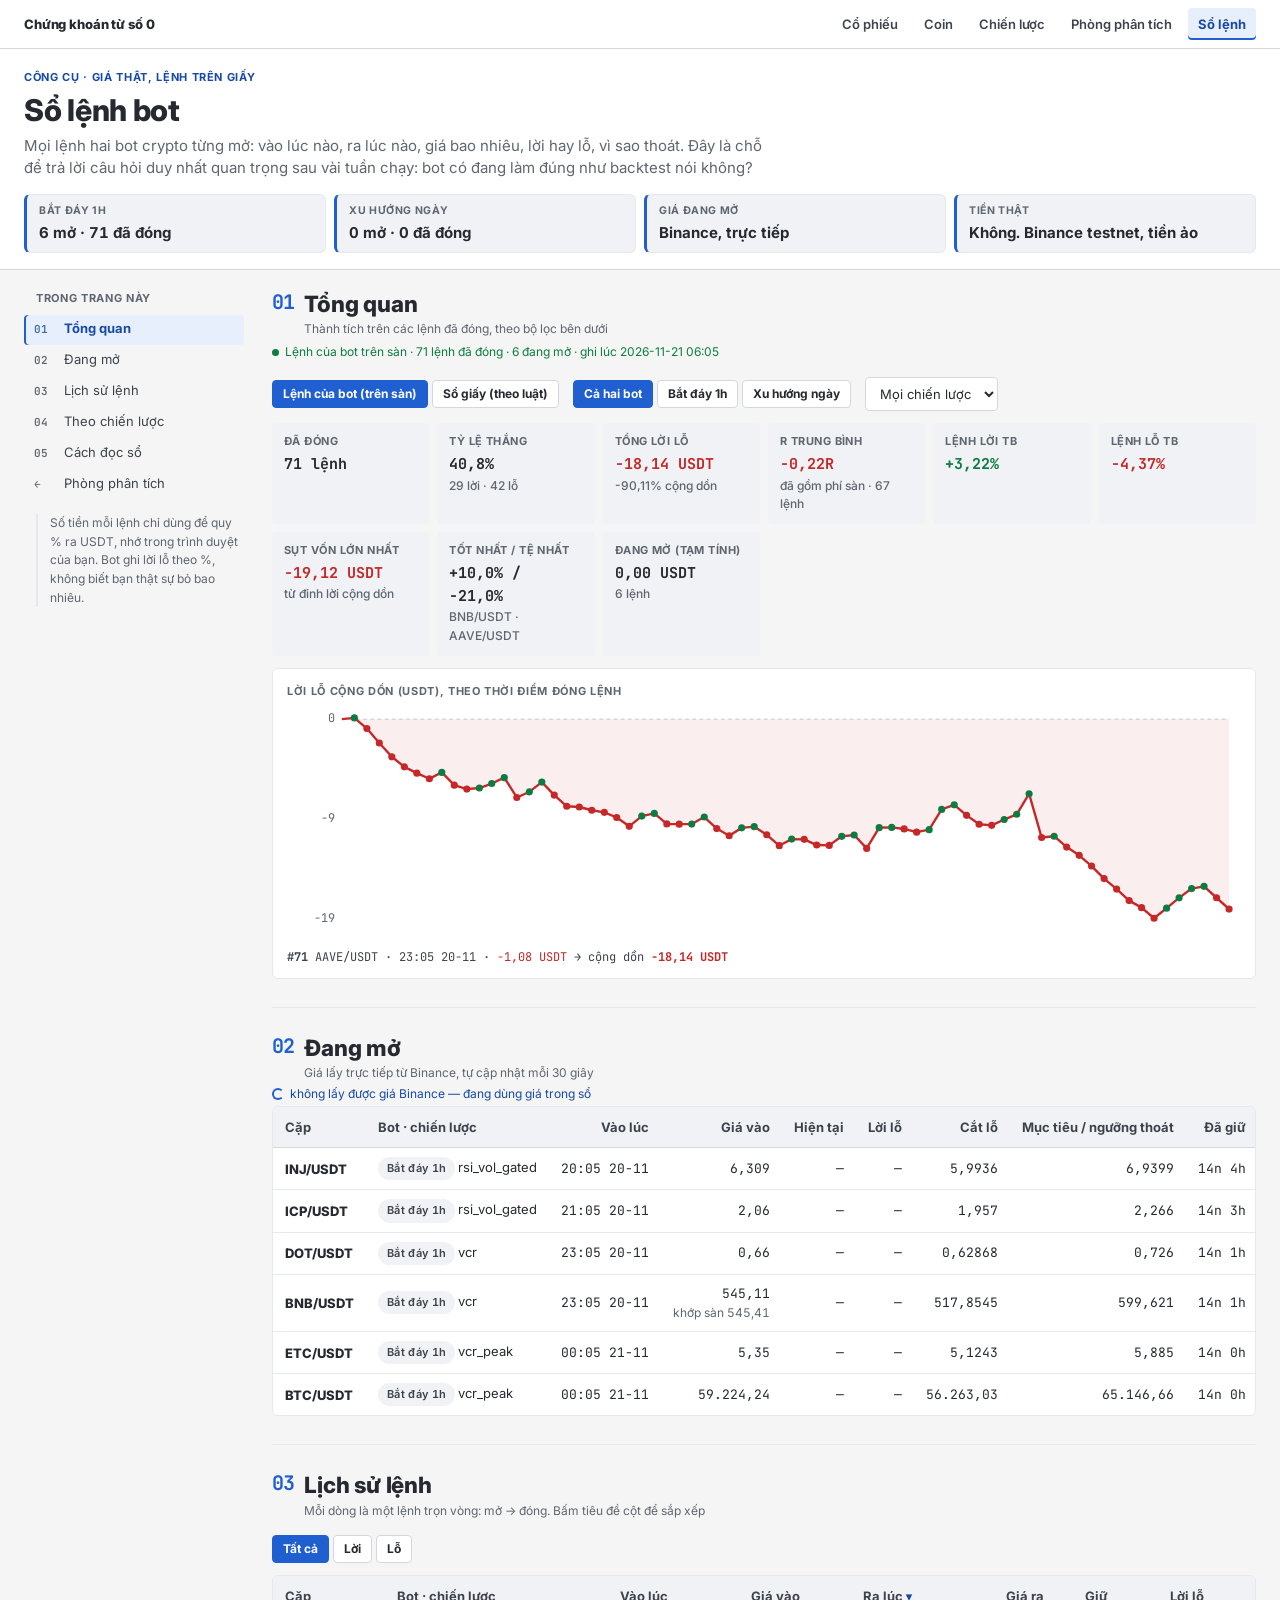
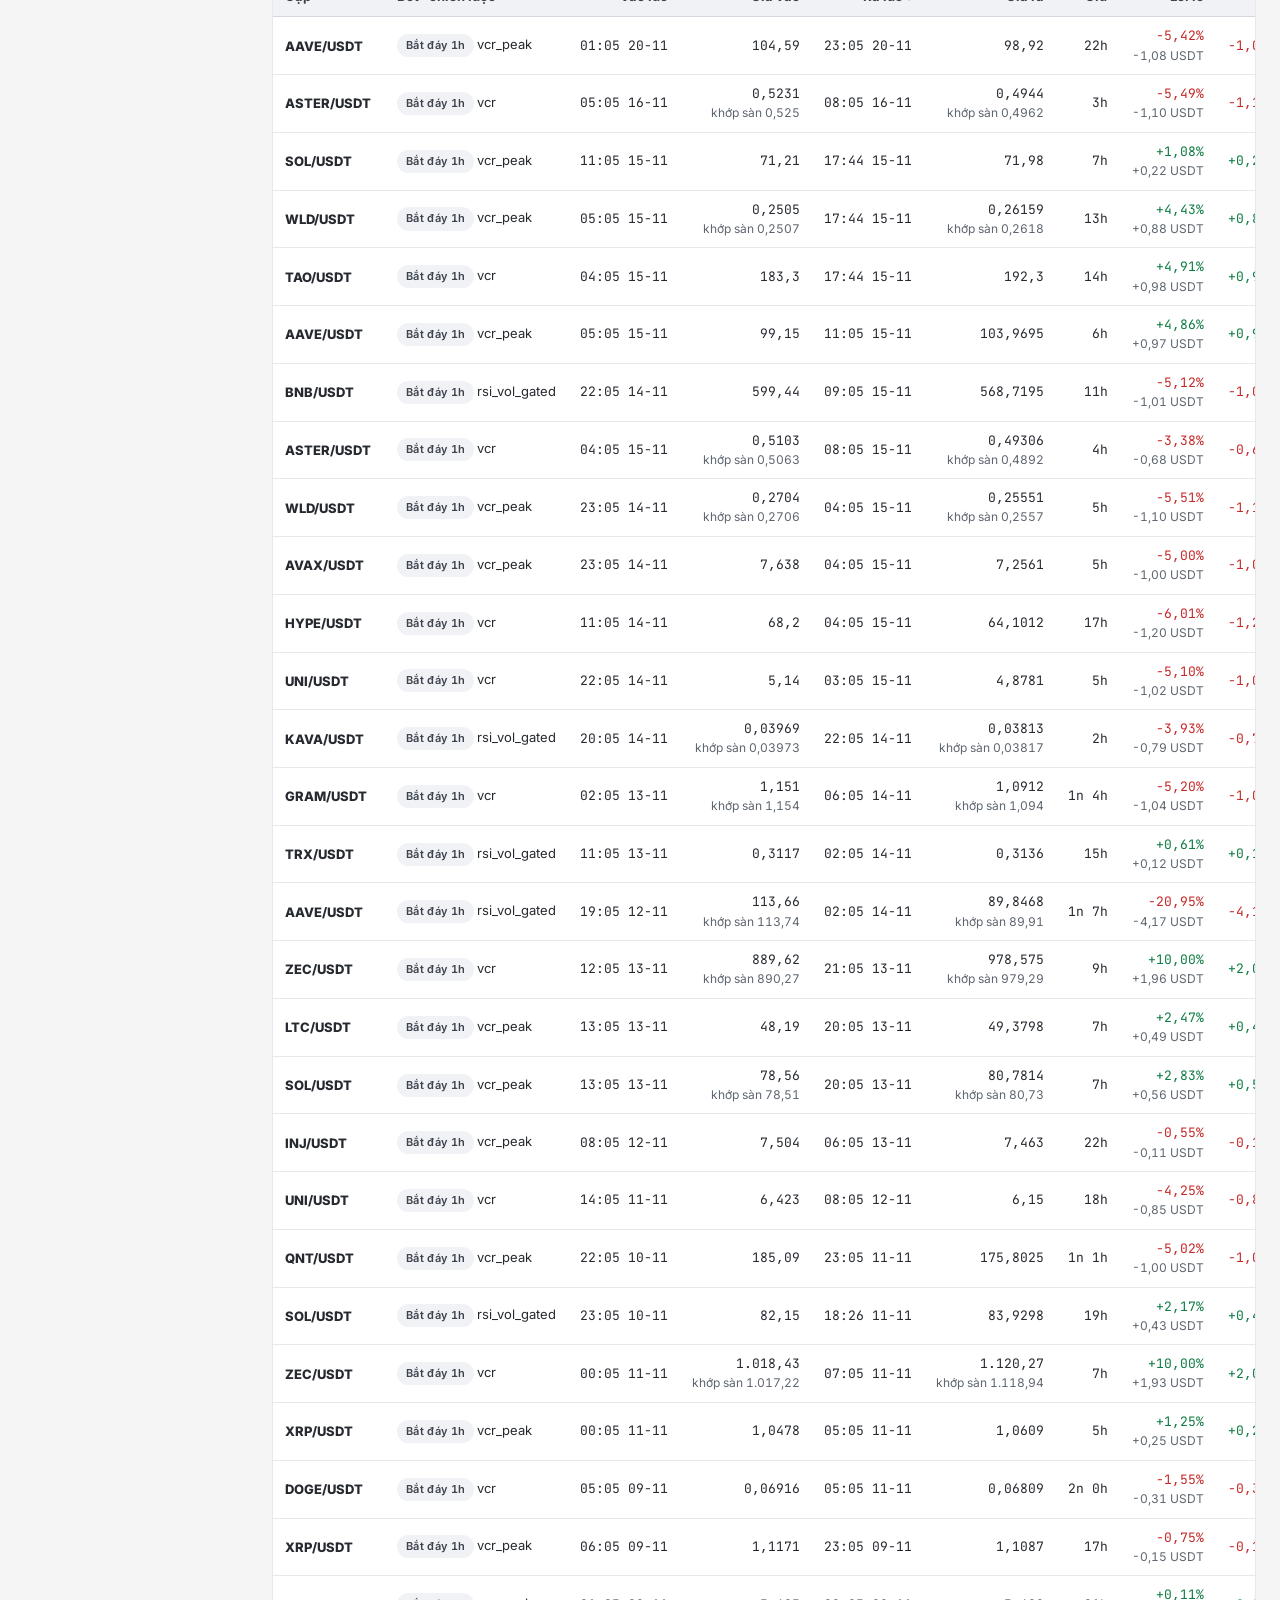
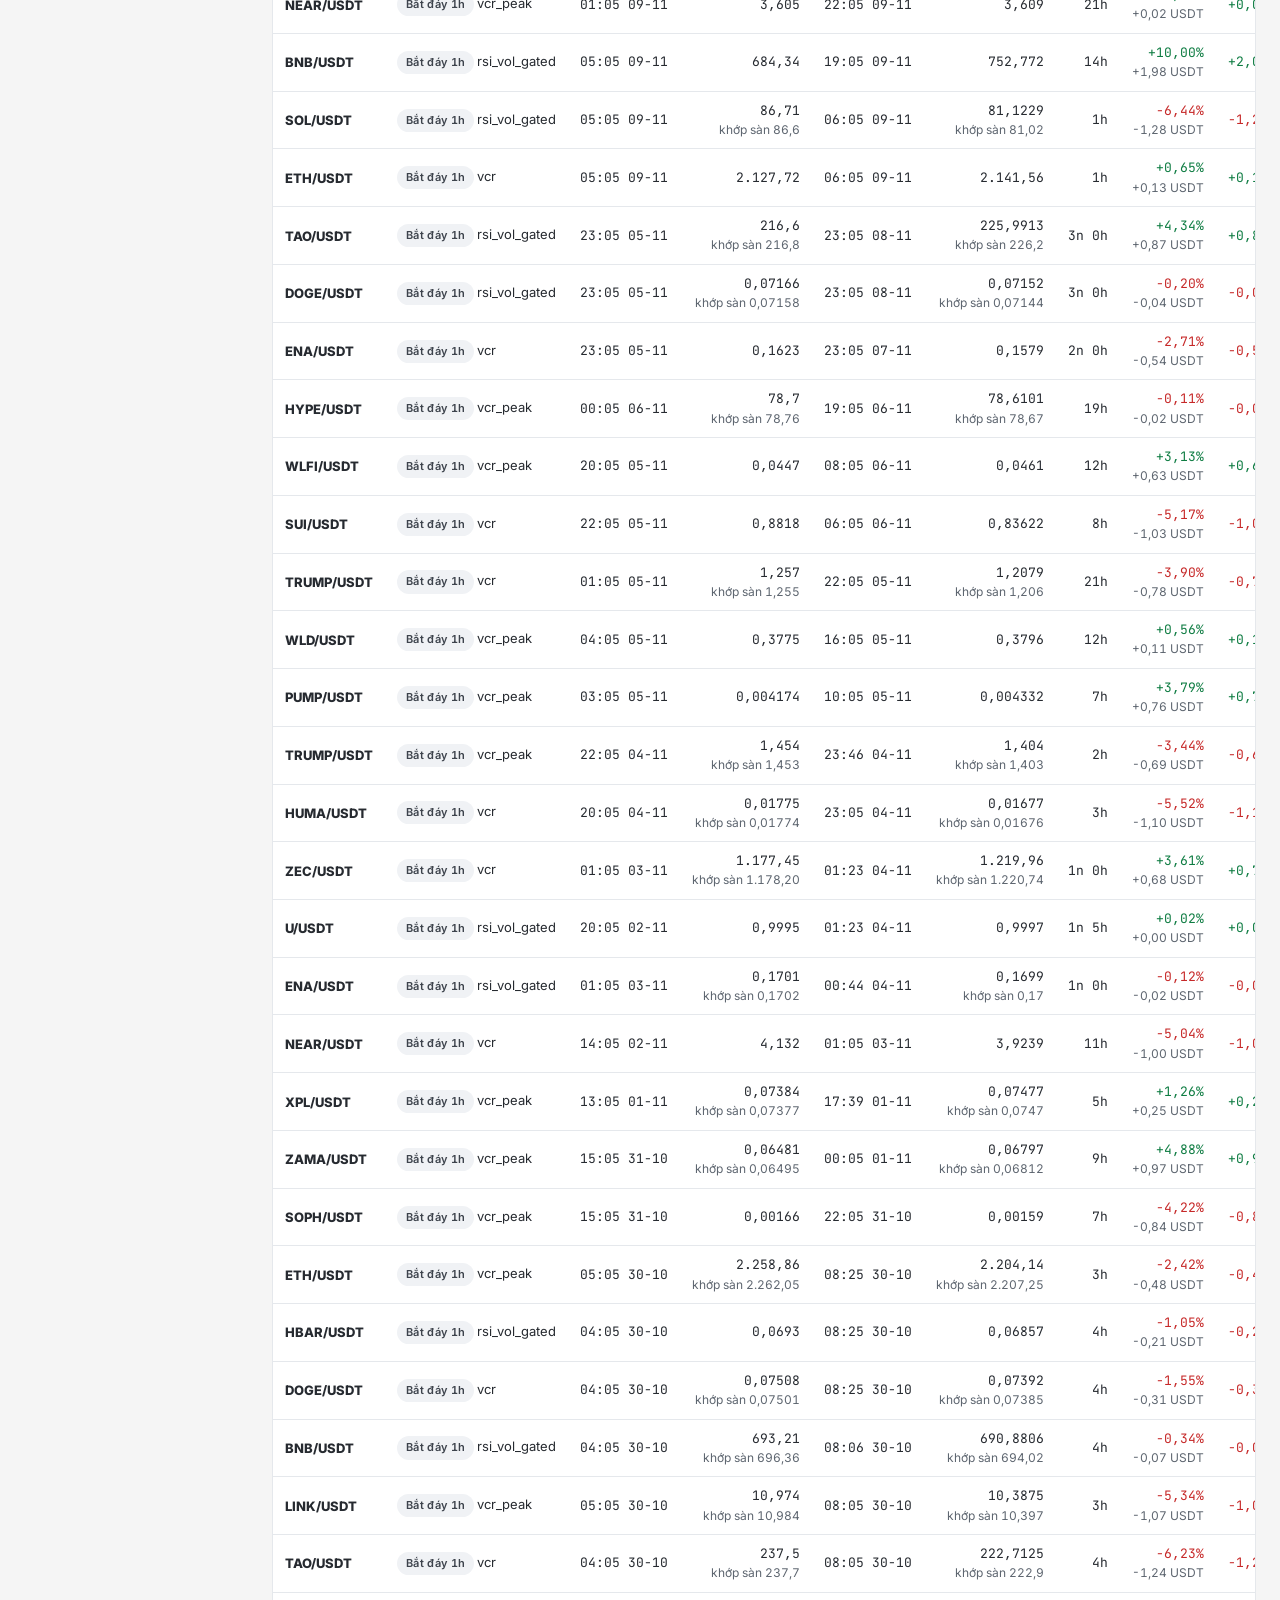
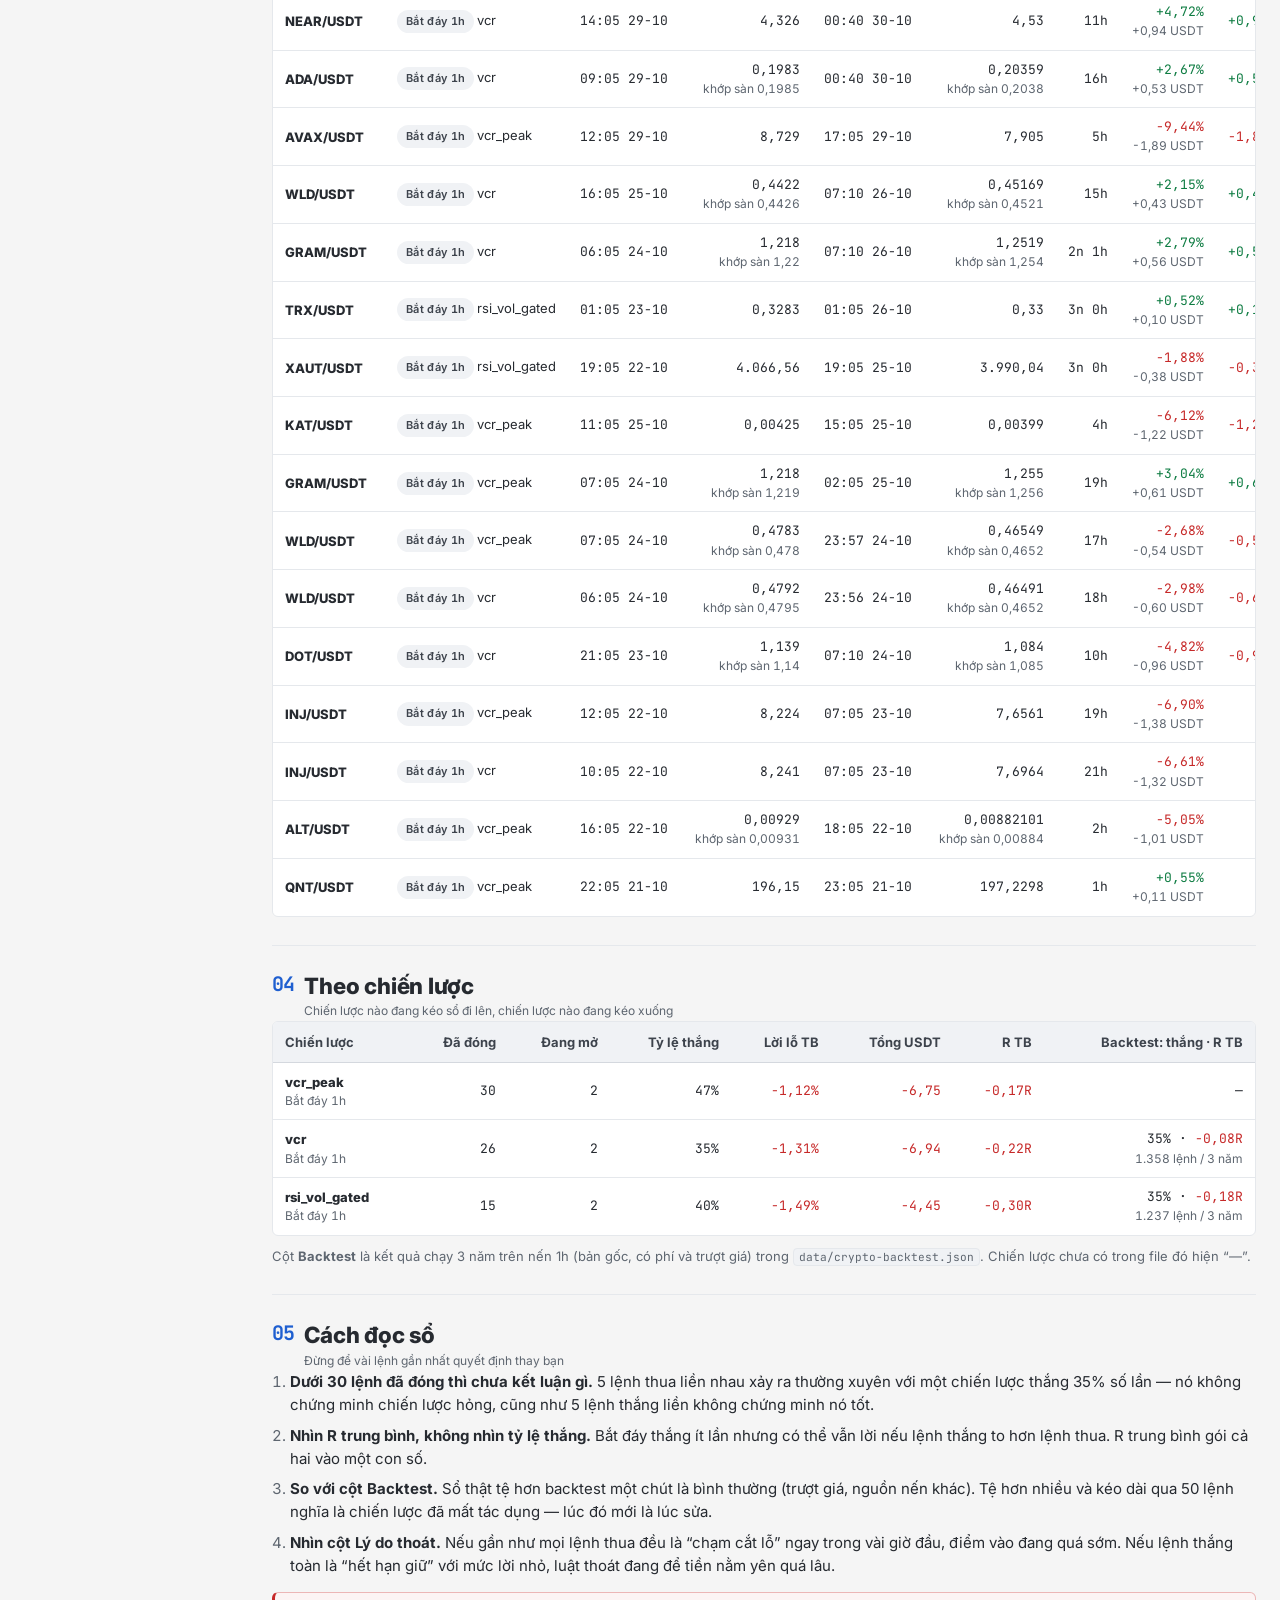
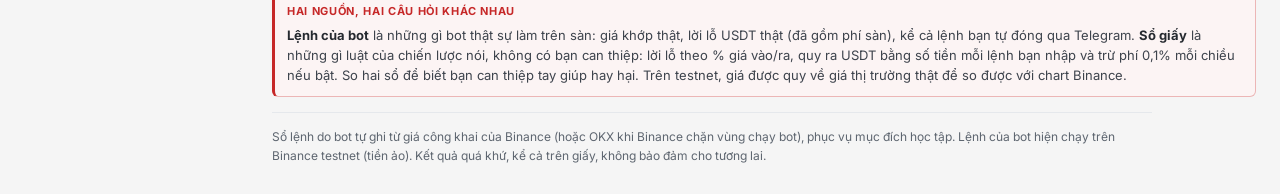
<file: so-lenh.html>
<!doctype html>
<html lang="vi">
<head>
<meta charset="utf-8">
<meta name="viewport" content="width=device-width, initial-scale=1">
<style>
:root{color-scheme:light}
img{max-width:100%}
[hidden]{display:none!important}
</style>
<title>Sổ lệnh bot · Chứng khoán từ số 0</title>
<meta name="description" content="Toàn bộ lệnh mà bot crypto đã mở và đóng: thời gian vào ra, giá, lời lỗ, lý do thoát, thành tích theo từng chiến lược và so với backtest.">
<link rel="icon" href="data:image/svg+xml,%3Csvg xmlns=%27http://www.w3.org/2000/svg%27 viewBox=%270 0 32 32%27%3E%3Crect x=%274%27 y=%2712%27 width=%276%27 height=%2712%27 fill=%27%230E7C42%27/%3E%3Crect x=%276%27 y=%276%27 width=%272%27 height=%2722%27 fill=%27%230E7C42%27/%3E%3Crect x=%2718%27 y=%278%27 width=%276%27 height=%2714%27 fill=%27%23C62828%27/%3E%3Crect x=%2720%27 y=%274%27 width=%272%27 height=%2724%27 fill=%27%23C62828%27/%3E%3C/svg%3E">
<link rel="preconnect" href="https://fonts.googleapis.com">
<link rel="preconnect" href="https://fonts.gstatic.com" crossorigin>
<link rel="stylesheet" href="https://fonts.googleapis.com/css2?family=Inter:wght@400;500;600;700;800&family=JetBrains+Mono:wght@400;500;700&display=swap">
<link rel="stylesheet" href="assets/site.css">
<style>
main{ max-width:none }
.c-muted{ color:var(--muted) }
.breadth{ display:grid; grid-template-columns:repeat(auto-fit,minmax(140px,1fr)); gap:8px; margin:12px 0 0 }
.breadth > div{ background:var(--surface-2); border-radius:var(--radius-ctl); padding:10px 12px }
.breadth dt{ font-size:11px; font-weight:700; letter-spacing:.04em; text-transform:uppercase; color:var(--muted) }
.breadth dd{ margin:3px 0 0; font-family:var(--font-mono); font-weight:700; font-size:var(--fs-base) }
.breadth dd small{ display:block; font-family:var(--font-body); font-weight:500; font-size:var(--fs-xs); color:var(--muted) }

.toolbar{ display:flex; flex-wrap:wrap; gap:8px 14px; align-items:center; margin:15px 0 12px }
.chips{ display:flex; flex-wrap:wrap; gap:4px }
.chip{ font:700 var(--fs-sm)/1 var(--font-body); color:var(--ink); border:1px solid var(--line);
  border-radius:var(--radius-ctl); min-height:32px; padding:0 12px; background:var(--surface); cursor:pointer }
.chip:hover{ background:var(--surface-2) }
.chip.on{ background:var(--ink); color:var(--surface); border-color:var(--ink) }
.toolbar select, .toolbar input[type=number]{ font:inherit; font-size:var(--fs-sm); min-height:34px; padding:0 10px;
  border:1px solid var(--line); border-radius:var(--radius-ctl); background:var(--surface); color:var(--ink) }
.toolbar input[type=number]{ width:80px; font-family:var(--font-mono) }
.toolbar label{ font-size:var(--fs-sm); color:var(--ink-2); display:inline-flex; gap:6px; align-items:center }

.tbl-scroll{ overflow-x:auto; border:1px solid var(--line-soft); border-radius:var(--radius); background:var(--surface) }
table.ledger{ border-collapse:collapse; width:100%; min-width:900px; font-size:var(--fs-sm) }
table.ledger th{ text-align:right; background:var(--surface-2); color:var(--ink-2); font-weight:700; font-size:13px;
  padding:10px 12px; border-bottom:1px solid var(--line); white-space:nowrap; user-select:none }
table.ledger th[data-k]{ cursor:pointer }
table.ledger th.l, table.ledger td.l{ text-align:left }
table.ledger th.sorted::after{ content:" ▾"; color:var(--accent-ink) }
table.ledger th.sorted.asc::after{ content:" ▴" }
table.ledger td{ text-align:right; padding:9px 12px; border-bottom:1px solid var(--line-soft); white-space:nowrap;
  font-family:var(--font-mono); font-variant-numeric:tabular-nums }
table.ledger td.l{ font-family:var(--font-body) }
table.ledger td small{ display:block; color:var(--muted); font-size:var(--fs-xs); font-family:var(--font-body) }
table.ledger tbody tr:hover td{ background:var(--surface-2) }
table.ledger tr:last-child td{ border-bottom:0 }
.sym{ font-family:var(--font-body); font-weight:800; color:var(--ink) }
.c-up{ color:var(--up) } .c-down{ color:var(--down) }

.tag{ display:inline-block; font-family:var(--font-body); font-weight:700; font-size:11px; letter-spacing:.03em;
  border-radius:999px; padding:3px 9px; white-space:nowrap }
.tag-win{ color:var(--up); background:color-mix(in srgb, var(--up) 14%, transparent) }
.tag-loss{ color:var(--down); background:color-mix(in srgb, var(--down) 13%, transparent) }
.tag-flat{ color:var(--ink-2); background:var(--surface-2) }
.tag-bot{ color:var(--ink-2); background:var(--surface-2); font-weight:600 }

.dist{ display:inline-grid; grid-template-columns:repeat(2,auto); gap:0 8px; font-size:var(--fs-xs); text-align:right }
.dist span{ color:var(--muted); font-family:var(--font-body) }

.curve{ background:var(--surface); border:1px solid var(--line-soft); border-radius:var(--radius); padding:14px 14px 8px; margin-top:12px }
.curve svg{ display:block; width:100%; height:auto }
.curve text{ font-family:var(--font-mono); font-size:10px; fill:var(--muted) }
.curve-hover{ min-height:22px; margin-top:4px; font-family:var(--font-mono); font-size:var(--fs-xs); color:var(--ink-2) }
.empty{ padding:26px 18px; text-align:center; color:var(--muted); font-size:var(--fs-sm) }
</style>
</head>
<body>
<nav class="topnav" aria-label="Các trang">
  <div class="wrap">
    <a class="brand" href="index.html">Chứng khoán từ số 0</a>
    <a class="nav" href="index.html">Cổ phiếu</a>
    <a class="nav" href="coin.html">Coin</a>
    <a class="nav" href="chien-luoc.html">Chiến lược</a>
    <a class="nav" href="phan-tich.html">Phòng phân tích</a>
    <a class="nav" href="so-lenh.html" aria-current="page">Sổ lệnh</a>
  </div>
</nav>
<header class="masthead">
  <div class="wrap">
    <p class="eyebrow">Công cụ · Giá thật, lệnh trên giấy</p>
    <h1>Sổ lệnh bot
      <span class="h1-sub">Mọi lệnh hai bot crypto từng mở: vào lúc nào, ra lúc nào, giá bao nhiêu, lời hay lỗ, vì sao thoát. Đây là chỗ để trả lời câu hỏi duy nhất quan trọng sau vài tuần chạy: bot có đang làm đúng như backtest nói không?</span>
    </h1>
    <dl class="facts">
      <div class="fact"><dt>Bắt đáy 1h</dt><dd id="f-c">—</dd></div>
      <div class="fact"><dt>Xu hướng ngày</dt><dd id="f-t">—</dd></div>
      <div class="fact"><dt>Giá đang mở</dt><dd>Binance, trực tiếp</dd></div>
      <div class="fact"><dt>Tiền thật</dt><dd id="f-money">—</dd></div>
    </dl>
  </div>
</header>

<div class="wrap shell">
  <nav class="rail" aria-label="Mục lục">
    <p class="rail-title">Trong trang này</p>
    <ol id="toc">
      <li><a href="#tongquan"><span class="n">01</span><span>Tổng quan</span></a></li>
      <li><a href="#dangmo"><span class="n">02</span><span>Đang mở</span></a></li>
      <li><a href="#lichsu"><span class="n">03</span><span>Lịch sử lệnh</span></a></li>
      <li><a href="#chienluoc"><span class="n">04</span><span>Theo chiến lược</span></a></li>
      <li><a href="#cachdoc"><span class="n">05</span><span>Cách đọc sổ</span></a></li>
      <li><a href="phan-tich.html"><span class="n">←</span><span>Phòng phân tích</span></a></li>
    </ol>
    <p class="rail-note">Số tiền mỗi lệnh chỉ dùng để quy % ra USDT, nhớ trong trình duyệt của bạn. Bot ghi lời lỗ theo %, không biết bạn thật sự bỏ bao nhiêu.</p>
  </nav>

  <main>
    <section class="level" id="tongquan">
      <div class="level-head">
        <span class="level-num">01</span>
        <div>
          <h2>Tổng quan</h2>
          <p class="level-meta">Thành tích trên các lệnh đã đóng, theo bộ lọc bên dưới</p>
        </div>
      </div>
      <p class="lab-status is-wait" id="stt">đang tải…</p>

      <div class="toolbar">
        <div class="chips" id="f-src" role="group" aria-label="Nguồn sổ">
          <button type="button" class="chip on" data-v="live">Lệnh của bot (trên sàn)</button>
          <button type="button" class="chip" data-v="paper">Sổ giấy (theo luật)</button>
        </div>
        <div class="chips" id="f-bot" role="group" aria-label="Lọc theo bot">
          <button type="button" class="chip on" data-v="">Cả hai bot</button>
          <button type="button" class="chip" data-v="crypto">Bắt đáy 1h</button>
          <button type="button" class="chip" data-v="trend">Xu hướng ngày</button>
        </div>
        <select id="f-strat" aria-label="Lọc theo chiến lược"><option value="">Mọi chiến lược</option></select>
        <label class="paper-only">USDT/lệnh bắt đáy <input type="number" id="sz-c" min="1" step="1" value="19"></label>
        <label class="paper-only">USDT/lệnh xu hướng <input type="number" id="sz-t" min="1" step="1" value="30"></label>
        <label class="paper-only"><input type="checkbox" id="fee" checked> Trừ phí 0,1% mỗi chiều</label>
      </div>

      <dl class="breadth" id="cards"></dl>

      <div class="curve" id="curve-box">
        <p class="lbl" style="margin:0 0 6px;font-size:11px;font-weight:700;letter-spacing:.06em;text-transform:uppercase;color:var(--muted)">Lời lỗ cộng dồn (USDT), theo thời điểm đóng lệnh</p>
        <div id="curve"></div>
        <div class="curve-hover" id="curve-hover"></div>
      </div>
    </section>

    <section class="level" id="dangmo">
      <div class="level-head">
        <span class="level-num">02</span>
        <div>
          <h2>Đang mở</h2>
          <p class="level-meta">Giá lấy trực tiếp từ Binance, tự cập nhật mỗi 30 giây</p>
        </div>
      </div>
      <p class="lab-status" id="px-stt"></p>
      <div id="open"></div>
    </section>

    <section class="level" id="lichsu">
      <div class="level-head">
        <span class="level-num">03</span>
        <div>
          <h2>Lịch sử lệnh</h2>
          <p class="level-meta">Mỗi dòng là một lệnh trọn vòng: mở → đóng. Bấm tiêu đề cột để sắp xếp</p>
        </div>
      </div>
      <div class="toolbar">
        <div class="chips" id="f-res" role="group" aria-label="Lọc theo kết quả">
          <button type="button" class="chip on" data-v="">Tất cả</button>
          <button type="button" class="chip" data-v="win">Lời</button>
          <button type="button" class="chip" data-v="loss">Lỗ</button>
        </div>
      </div>
      <div id="closed"></div>
    </section>

    <section class="level" id="chienluoc">
      <div class="level-head">
        <span class="level-num">04</span>
        <div>
          <h2>Theo chiến lược</h2>
          <p class="level-meta">Chiến lược nào đang kéo sổ đi lên, chiến lược nào đang kéo xuống</p>
        </div>
      </div>
      <div id="strats"></div>
      <p class="lab-hint" style="margin-top:10px">Cột <b>Backtest</b> là kết quả chạy 3 năm trên nến 1h (bản gốc, có phí và trượt giá) trong <code>data/crypto-backtest.json</code>. Chiến lược chưa có trong file đó hiện “—”.</p>
    </section>

    <section class="level" id="cachdoc">
      <div class="level-head">
        <span class="level-num">05</span>
        <div>
          <h2>Cách đọc sổ</h2>
          <p class="level-meta">Đừng để vài lệnh gần nhất quyết định thay bạn</p>
        </div>
      </div>
      <ol class="steps">
        <li><b>Dưới 30 lệnh đã đóng thì chưa kết luận gì.</b> 5 lệnh thua liền nhau xảy ra thường xuyên với một chiến lược thắng 35% số lần — nó không chứng minh chiến lược hỏng, cũng như 5 lệnh thắng liền không chứng minh nó tốt.</li>
        <li><b>Nhìn R trung bình, không nhìn tỷ lệ thắng.</b> Bắt đáy thắng ít lần nhưng có thể vẫn lời nếu lệnh thắng to hơn lệnh thua. R trung bình gói cả hai vào một con số.</li>
        <li><b>So với cột Backtest.</b> Sổ thật tệ hơn backtest một chút là bình thường (trượt giá, nguồn nến khác). Tệ hơn nhiều và kéo dài qua 50 lệnh nghĩa là chiến lược đã mất tác dụng — lúc đó mới là lúc sửa.</li>
        <li><b>Nhìn cột Lý do thoát.</b> Nếu gần như mọi lệnh thua đều là “chạm cắt lỗ” ngay trong vài giờ đầu, điểm vào đang quá sớm. Nếu lệnh thắng toàn là “hết hạn giữ” với mức lời nhỏ, luật thoát đang để tiền nằm yên quá lâu.</li>
      </ol>
      <p class="warn"><b>Hai nguồn, hai câu hỏi khác nhau</b><b>Lệnh của bot</b> là những gì bot thật sự làm trên sàn: giá khớp thật, lời lỗ USDT thật (đã gồm phí sàn), kể cả lệnh bạn tự đóng qua Telegram. <b>Sổ giấy</b> là những gì luật của chiến lược nói, không có bạn can thiệp: lời lỗ theo % giá vào/ra, quy ra USDT bằng số tiền mỗi lệnh bạn nhập và trừ phí 0,1% mỗi chiều nếu bật. So hai sổ để biết bạn can thiệp tay giúp hay hại. Trên testnet, giá được quy về giá thị trường thật để so được với chart Binance.</p>
      <p class="disclaimer">Sổ lệnh do bot tự ghi từ giá công khai của Binance (hoặc OKX khi Binance chặn vùng chạy bot), phục vụ mục đích học tập. Lệnh của bot hiện chạy trên Binance testnet (tiền ảo). Kết quả quá khứ, kể cả trên giấy, không bảo đảm cho tương lai.</p>
    </section>
  </main>
</div>

<script src="assets/site.js"></script>
<script src="assets/so-lenh.js" defer></script>
</body>
</html>
</file>
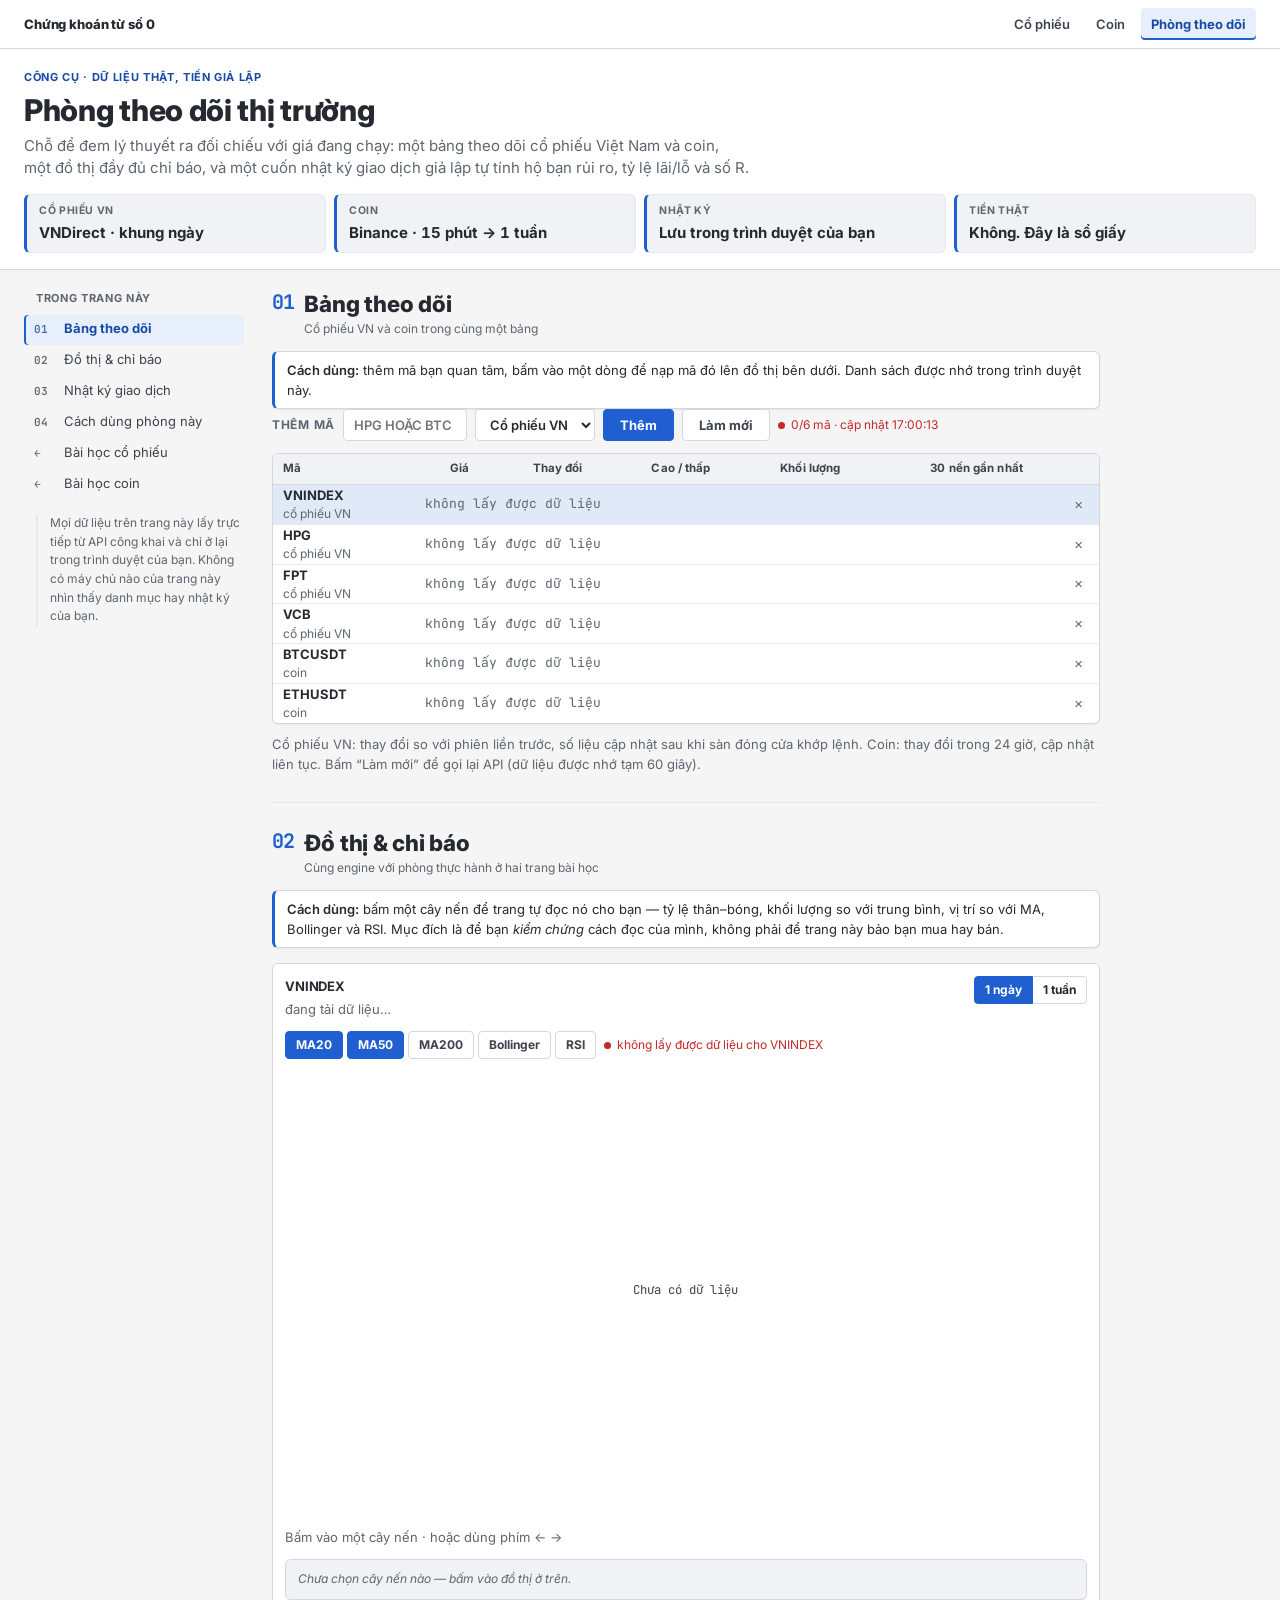
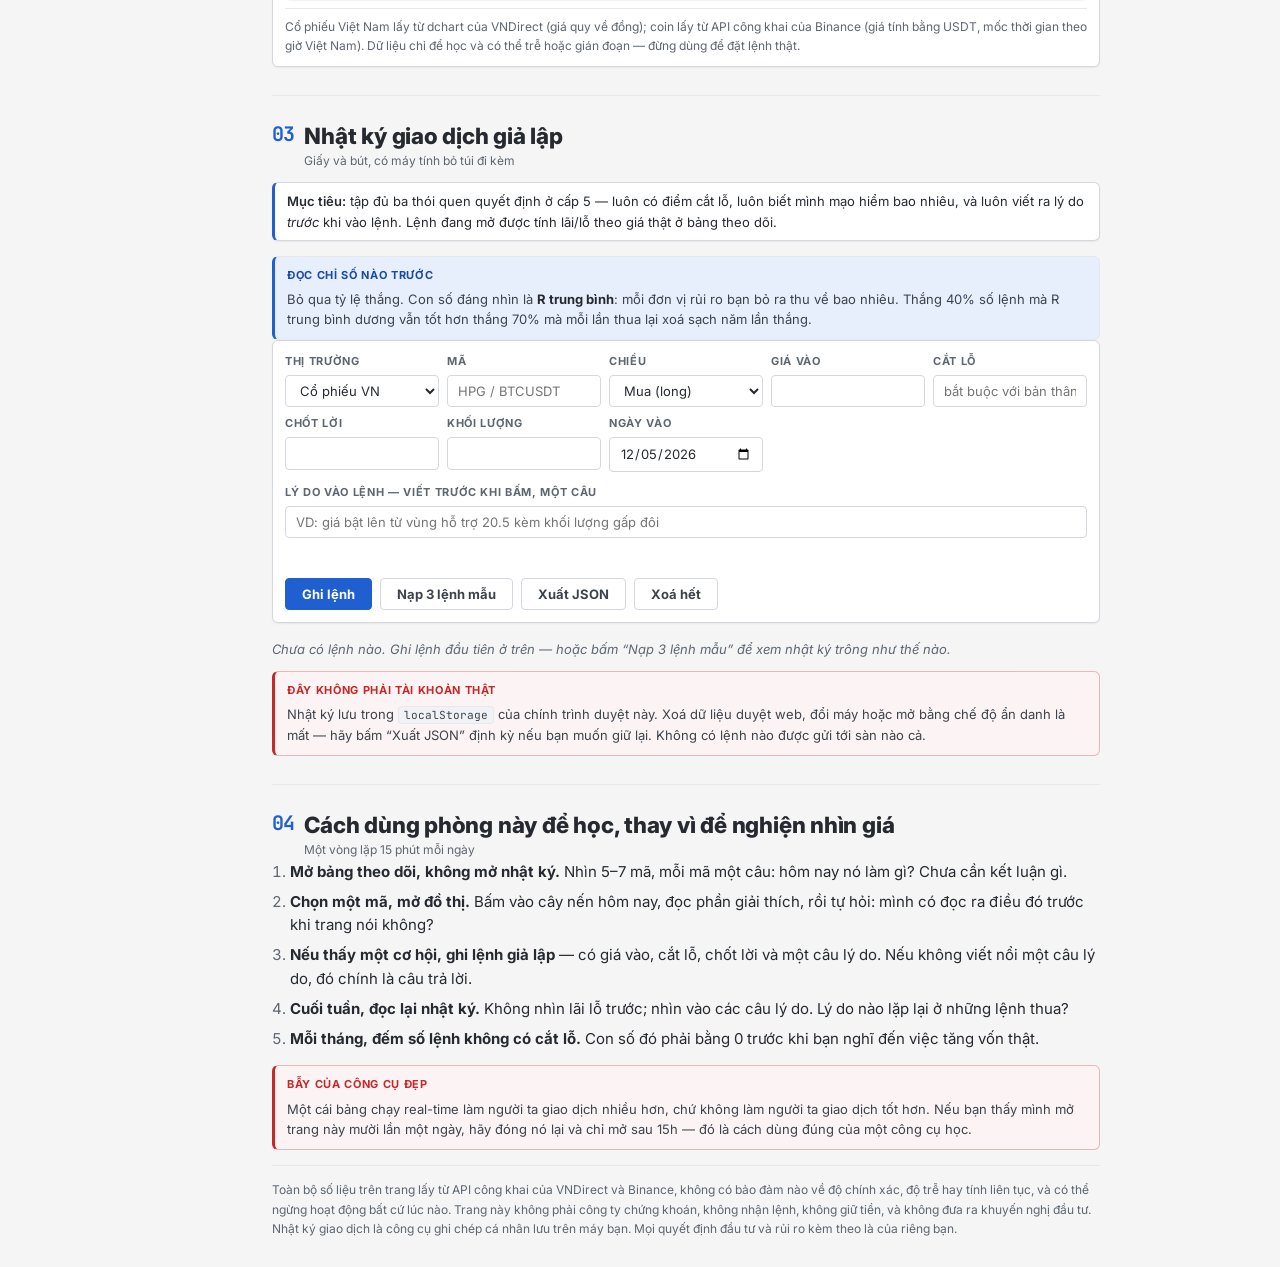
<file: theo-doi.html>
<!doctype html>
<html lang="vi">
<head>
<meta charset="utf-8">
<meta name="viewport" content="width=device-width, initial-scale=1">
<style>
:root{color-scheme:light}
img{max-width:100%}
[hidden]{display:none!important}
</style>
<title>Phòng theo dõi thị trường · Chứng khoán từ số 0</title>
<link rel="icon" href="data:image/svg+xml,%3Csvg xmlns=%27http://www.w3.org/2000/svg%27 viewBox=%270 0 32 32%27%3E%3Crect x=%274%27 y=%2712%27 width=%276%27 height=%2712%27 fill=%27%230E7C42%27/%3E%3Crect x=%276%27 y=%276%27 width=%272%27 height=%2722%27 fill=%27%230E7C42%27/%3E%3Crect x=%2718%27 y=%278%27 width=%276%27 height=%2714%27 fill=%27%23C62828%27/%3E%3Crect x=%2720%27 y=%274%27 width=%272%27 height=%2724%27 fill=%27%23C62828%27/%3E%3C/svg%3E">
<link rel="preconnect" href="https://fonts.googleapis.com">
<link rel="preconnect" href="https://fonts.gstatic.com" crossorigin>
<link rel="stylesheet" href="https://fonts.googleapis.com/css2?family=Inter:wght@400;500;600;700;800&family=JetBrains+Mono:wght@400;500;700&display=swap">
<link rel="stylesheet" href="assets/site.css">
</head>
<body>
<nav class="topnav" aria-label="Các trang">
  <div class="wrap">
    <a class="brand" href="index.html">Chứng khoán từ số 0</a>
    <a class="nav" href="index.html">Cổ phiếu</a>
    <a class="nav" href="coin.html">Coin</a>
    <a class="nav" href="theo-doi.html" aria-current="page">Phòng theo dõi</a>
  </div>
</nav>
<header class="masthead">
  <div class="wrap">
    <p class="eyebrow">Công cụ · Dữ liệu thật, tiền giả lập</p>
    <h1>Phòng theo dõi thị trường
      <span class="h1-sub">Chỗ để đem lý thuyết ra đối chiếu với giá đang chạy: một bảng theo dõi cổ phiếu Việt Nam và coin, một đồ thị đầy đủ chỉ báo, và một cuốn nhật ký giao dịch giả lập tự tính hộ bạn rủi ro, tỷ lệ lãi/lỗ và số R.</span>
    </h1>
    <dl class="facts">
      <div class="fact"><dt>Cổ phiếu VN</dt><dd>VNDirect · khung ngày</dd></div>
      <div class="fact"><dt>Coin</dt><dd>Binance · 15 phút → 1 tuần</dd></div>
      <div class="fact"><dt>Nhật ký</dt><dd>Lưu trong trình duyệt của bạn</dd></div>
      <div class="fact"><dt>Tiền thật</dt><dd>Không. Đây là sổ giấy</dd></div>
    </dl>
  </div>
</header>

<div class="wrap shell">
  <nav class="rail" aria-label="Mục lục">
    <p class="rail-title">Trong trang này</p>
    <ol id="toc">
      <li><a href="#bang"><span class="n">01</span><span>Bảng theo dõi</span></a></li>
      <li><a href="#chart"><span class="n">02</span><span>Đồ thị &amp; chỉ báo</span></a></li>
      <li><a href="#nhatky"><span class="n">03</span><span>Nhật ký giao dịch</span></a></li>
      <li><a href="#cach"><span class="n">04</span><span>Cách dùng phòng này</span></a></li>
      <li><a href="index.html"><span class="n">←</span><span>Bài học cổ phiếu</span></a></li>
      <li><a href="coin.html"><span class="n">←</span><span>Bài học coin</span></a></li>
    </ol>
    <p class="rail-note">Mọi dữ liệu trên trang này lấy trực tiếp từ API công khai và chỉ ở lại trong trình duyệt của bạn. Không có máy chủ nào của trang này nhìn thấy danh mục hay nhật ký của bạn.</p>
  </nav>

  <main>

    <!-- ================= BẢNG THEO DÕI ================= -->
    <section class="level" id="bang">
      <div class="level-head">
        <span class="level-num">01</span>
        <div>
          <h2>Bảng theo dõi</h2>
          <p class="level-meta">Cổ phiếu VN và coin trong cùng một bảng</p>
        </div>
      </div>
      <p class="goal"><b>Cách dùng:</b> thêm mã bạn quan tâm, bấm vào một dòng để nạp mã đó lên đồ thị bên dưới. Danh sách được nhớ trong trình duyệt này.</p>

      <div class="lab-ctl">
        <label for="wl-sym">Thêm mã</label>
        <input type="text" id="wl-sym" placeholder="HPG hoặc BTC" maxlength="12" spellcheck="false" aria-label="Mã cần thêm">
        <select id="wl-market" aria-label="Thị trường">
          <option value="vn">Cổ phiếu VN</option>
          <option value="crypto">Coin</option>
        </select>
        <button type="button" class="jn-primary" id="wl-add">Thêm</button>
        <button type="button" class="jn-ghost" id="wl-reload">Làm mới</button>
        <span class="lab-status is-wait" id="wl-stt">đang tải…</span>
      </div>

      <div class="tbl-wrap">
        <table class="wl" id="wl-table">
          <thead><tr><th>Mã</th><th>Giá</th><th>Thay đổi</th><th>Cao / thấp</th><th>Khối lượng</th><th>30 nến gần nhất</th><th></th></tr></thead>
          <tbody></tbody>
        </table>
      </div>
      <p class="lab-hint" style="margin-top:10px">Cổ phiếu VN: thay đổi so với phiên liền trước, số liệu cập nhật sau khi sàn đóng cửa khớp lệnh. Coin: thay đổi trong 24 giờ, cập nhật liên tục. Bấm “Làm mới” để gọi lại API (dữ liệu được nhớ tạm 60 giây).</p>
    </section>

    <!-- ================= ĐỒ THỊ ================= -->
    <section class="level" id="chart">
      <div class="level-head">
        <span class="level-num">02</span>
        <div>
          <h2>Đồ thị &amp; chỉ báo</h2>
          <p class="level-meta">Cùng engine với phòng thực hành ở hai trang bài học</p>
        </div>
      </div>
      <p class="goal"><b>Cách dùng:</b> bấm một cây nến để trang tự đọc nó cho bạn — tỷ lệ thân–bóng, khối lượng so với trung bình, vị trí so với MA, Bollinger và RSI. Mục đích là để bạn <i>kiểm chứng</i> cách đọc của mình, không phải để trang này bảo bạn mua hay bán.</p>

      <figure class="fig lab" id="lab">
      <div class="lab-head">
        <div><p class="lab-t" id="lab-name">HPG</p><p class="lab-s" id="lab-sub">đang tải dữ liệu…</p></div>
        <div class="lab-tf" id="lab-tfs" role="group" aria-label="Khung thời gian"></div>
      </div>
      <div class="lab-ctl">
        <span class="lab-inds" role="group" aria-label="Chỉ báo">
          <button type="button" data-ind="ma20" class="on" aria-pressed="true">MA20</button><button type="button" data-ind="ma50" class="on" aria-pressed="true">MA50</button><button type="button" data-ind="ma200" aria-pressed="false">MA200</button><button type="button" data-ind="bb" aria-pressed="false">Bollinger</button><button type="button" data-ind="rsi" aria-pressed="false">RSI</button>
        </span>
        <span class="lab-status is-wait" id="lab-stt">đang tải…</span>
      </div>
      <div class="lab-plot"><svg id="lab-svg" viewBox="0 0 720 400" tabindex="0" role="application" aria-label="Đồ thị nến, bấm vào một cây nến để đọc"></svg></div>
      <noscript><p class="lab-s">Bật JavaScript để dùng trang này.</p></noscript>
      <div class="lab-bar"><span class="lab-hint">Bấm vào một cây nến · hoặc dùng phím ← →</span></div>
      <div id="lab-read" class="lab-read"></div>
      <figcaption>Cổ phiếu Việt Nam lấy từ dchart của VNDirect (giá quy về đồng); coin lấy từ API công khai của Binance (giá tính bằng USDT, mốc thời gian theo giờ Việt Nam). Dữ liệu chỉ để học và có thể trễ hoặc gián đoạn — đừng dùng để đặt lệnh thật.</figcaption>
      </figure>

      <dl class="stat" id="fund" hidden>
        <div><dt>Funding rate</dt><dd id="fund-rate">…<small id="fund-note">chỉ có với hợp đồng vĩnh cửu</small></dd></div>
        <div><dt>Quy ra mỗi năm</dt><dd id="fund-year">…<small>nếu giữ nguyên mức này, 3 lần/ngày</small></dd></div>
        <div><dt>Giá đánh dấu</dt><dd id="fund-mark">…<small>mark price — mức sàn dùng để tính thanh lý</small></dd></div>
      </dl>
    </section>

    <!-- ================= NHẬT KÝ ================= -->
    <section class="level" id="nhatky">
      <div class="level-head">
        <span class="level-num">03</span>
        <div>
          <h2>Nhật ký giao dịch giả lập</h2>
          <p class="level-meta">Giấy và bút, có máy tính bỏ túi đi kèm</p>
        </div>
      </div>
      <p class="goal"><b>Mục tiêu:</b> tập đủ ba thói quen quyết định ở cấp 5 — luôn có điểm cắt lỗ, luôn biết mình mạo hiểm bao nhiêu, và luôn viết ra lý do <i>trước</i> khi vào lệnh. Lệnh đang mở được tính lãi/lỗ theo giá thật ở bảng theo dõi.</p>

      <p class="aside"><b>Đọc chỉ số nào trước</b>Bỏ qua tỷ lệ thắng. Con số đáng nhìn là <b>R trung bình</b>: mỗi đơn vị rủi ro bạn bỏ ra thu về bao nhiêu. Thắng 40% số lệnh mà R trung bình dương vẫn tốt hơn thắng 70% mà mỗi lần thua lại xoá sạch năm lần thắng.</p>

      <div id="journal"></div>

      <p class="warn"><b>Đây không phải tài khoản thật</b>Nhật ký lưu trong <code>localStorage</code> của chính trình duyệt này. Xoá dữ liệu duyệt web, đổi máy hoặc mở bằng chế độ ẩn danh là mất — hãy bấm “Xuất JSON” định kỳ nếu bạn muốn giữ lại. Không có lệnh nào được gửi tới sàn nào cả.</p>
    </section>

    <!-- ================= CÁCH DÙNG ================= -->
    <section class="level" id="cach">
      <div class="level-head">
        <span class="level-num">04</span>
        <div>
          <h2>Cách dùng phòng này để học, thay vì để nghiện nhìn giá</h2>
          <p class="level-meta">Một vòng lặp 15 phút mỗi ngày</p>
        </div>
      </div>
      <ol class="steps">
        <li><b>Mở bảng theo dõi, không mở nhật ký.</b> Nhìn 5–7 mã, mỗi mã một câu: hôm nay nó làm gì? Chưa cần kết luận gì.</li>
        <li><b>Chọn một mã, mở đồ thị.</b> Bấm vào cây nến hôm nay, đọc phần giải thích, rồi tự hỏi: mình có đọc ra điều đó trước khi trang nói không?</li>
        <li><b>Nếu thấy một cơ hội, ghi lệnh giả lập</b> — có giá vào, cắt lỗ, chốt lời và một câu lý do. Nếu không viết nổi một câu lý do, đó chính là câu trả lời.</li>
        <li><b>Cuối tuần, đọc lại nhật ký.</b> Không nhìn lãi lỗ trước; nhìn vào các câu lý do. Lý do nào lặp lại ở những lệnh thua?</li>
        <li><b>Mỗi tháng, đếm số lệnh không có cắt lỗ.</b> Con số đó phải bằng 0 trước khi bạn nghĩ đến việc tăng vốn thật.</li>
      </ol>
      <p class="warn"><b>Bẫy của công cụ đẹp</b>Một cái bảng chạy real-time làm người ta giao dịch nhiều hơn, chứ không làm người ta giao dịch tốt hơn. Nếu bạn thấy mình mở trang này mười lần một ngày, hãy đóng nó lại và chỉ mở sau 15h — đó là cách dùng đúng của một công cụ học.</p>

      <p class="disclaimer">Toàn bộ số liệu trên trang lấy từ API công khai của VNDirect và Binance, không có bảo đảm nào về độ chính xác, độ trễ hay tính liên tục, và có thể ngừng hoạt động bất cứ lúc nào. Trang này không phải công ty chứng khoán, không nhận lệnh, không giữ tiền, và không đưa ra khuyến nghị đầu tư. Nhật ký giao dịch là công cụ ghi chép cá nhân lưu trên máy bạn. Mọi quyết định đầu tư và rủi ro kèm theo là của riêng bạn.</p>
    </section>

  </main>
</div>

<script src="assets/site.js"></script>
<script src="assets/chart.js"></script>
<script src="assets/market.js"></script>
<script src="assets/journal.js"></script>
<script>
(function(){
  if (!window.CandleLab || !window.Market || !window.Journal) return;

  /* ============ trạng thái chung ============ */
  var WL_KEY = 'ck-watchlist-v1';
  var DEFAULT_WL = [
    { market:'vn', symbol:'VNINDEX' },
    { market:'vn', symbol:'HPG' },
    { market:'vn', symbol:'FPT' },
    { market:'vn', symbol:'VCB' },
    { market:'crypto', symbol:'BTCUSDT' },
    { market:'crypto', symbol:'ETHUSDT' }
  ];
  function loadWl(){
    try {
      var a = JSON.parse(localStorage.getItem(WL_KEY) || 'null');
      return Array.isArray(a) && a.length ? a : DEFAULT_WL.slice();
    } catch(e){ return DEFAULT_WL.slice(); }
  }
  function saveWl(){ try { localStorage.setItem(WL_KEY, JSON.stringify(wl)); } catch(e){} }

  var wl = loadWl();
  var prices = {};           // "vn:HPG" -> giá mới nhất, dùng cho nhật ký
  var spark = {};            // "vn:HPG" -> mảng giá đóng cửa 30 nến
  var active = wl[0] || DEFAULT_WL[0];

  function key(m, s){ return m + ':' + s; }
  function fmt(n, d){ return window.CandleLab.fmtPrice(n, d); }
  function vnPrice(p){ return Math.round(p).toLocaleString('vi-VN') + 'đ'; }
  function idxPrice(p){ return fmt(p, 2) + ' điểm'; }
  /* chỉ số thị trường tính bằng điểm, cổ phiếu tính bằng đồng */
  function vnFmt(sym){ return window.Market.isVnIndex(sym) ? idxPrice : vnPrice; }

  /* ============ bảng theo dõi ============ */
  var tbody = document.querySelector('#wl-table tbody');
  var wlStt = document.getElementById('wl-stt');

  function status(el, text, kind){
    el.textContent = text;
    el.className = 'lab-status' + (kind ? ' is-' + kind : '');
  }

  function sparkline(vals){
    if (!vals || vals.length < 2) return '';
    var hi = Math.max.apply(null, vals), lo = Math.min.apply(null, vals);
    var rng = hi - lo || 1, w = 76, h = 22, n = vals.length;
    var d = vals.map(function(v, i){
      return (i ? 'L' : 'M') + (i * (w-2) / (n-1) + 1).toFixed(1) + ' ' + (h - 2 - (v - lo) / rng * (h - 4)).toFixed(1);
    }).join('');
    var col = vals[n-1] >= vals[0] ? 'var(--up)' : 'var(--down)';
    return '<svg class="spark" viewBox="0 0 ' + w + ' ' + h + '" aria-hidden="true">' +
      '<path d="' + d + '" fill="none" stroke="' + col + '" stroke-width="1.5" stroke-linejoin="round"/></svg>';
  }

  function renderWl(rows){
    tbody.innerHTML = wl.map(function(it){
      var k = key(it.market, it.symbol), r = rows[k];
      var on = active && active.market === it.market && active.symbol === it.symbol;
      if (!r || r.error){
        return '<tr class="' + (on ? 'on' : '') + '" data-k="' + k + '"><td class="sym">' + it.symbol +
          '<span class="sub">' + (it.market === 'vn' ? 'cổ phiếu VN' : 'coin') + '</span></td>' +
          '<td colspan="5" style="text-align:left;color:var(--muted)">không lấy được dữ liệu</td>' +
          '<td><button type="button" class="x" data-del="' + k + '" aria-label="Bỏ ' + it.symbol + '">×</button></td></tr>';
      }
      var vf = vnFmt(it.symbol);
      var p = it.market === 'vn' ? vf(r.price) : fmt(r.price) + ' $';
      var cc = r.changePct > 0 ? 'c-up' : r.changePct < 0 ? 'c-down' : '';
      var sign = r.changePct > 0 ? '+' : r.changePct < 0 ? '−' : '';
      var hl = it.market === 'vn'
        ? vf(r.high) + ' / ' + vf(r.low)
        : fmt(r.high) + ' $ / ' + fmt(r.low) + ' $';
      var vol = it.market === 'vn'
        ? window.CandleLab.fmtVol(r.volume) + ' cp'
        : window.CandleLab.fmtVol(r.quoteVolume) + ' $';
      return '<tr class="' + (on ? 'on' : '') + '" data-k="' + k + '">' +
        '<td class="sym">' + it.symbol + '<span class="sub">' + (it.market === 'vn' ? (r.date ? 'phiên ' + r.date.slice(8,10) + '/' + r.date.slice(5,7) : 'cổ phiếu VN') : '24 giờ') + '</span></td>' +
        '<td>' + p + '</td>' +
        '<td class="' + cc + '">' + sign + Math.abs(r.changePct).toFixed(2) + '%</td>' +
        '<td>' + hl + '</td>' +
        '<td>' + vol + '</td>' +
        '<td>' + sparkline(spark[k]) + '</td>' +
        '<td><button type="button" class="x" data-del="' + k + '" aria-label="Bỏ ' + it.symbol + '">×</button></td></tr>';
    }).join('');
  }

  var wlRows = {};
  function refreshWl(){
    status(wlStt, 'đang tải bảng…', 'wait');
    var vnSyms = wl.filter(function(i){ return i.market === 'vn'; }).map(function(i){ return i.symbol; });
    var cxSyms = wl.filter(function(i){ return i.market === 'crypto'; }).map(function(i){ return i.symbol; });

    var jobs = [];
    if (vnSyms.length) jobs.push(window.Market.vnQuotes(vnSyms).then(function(list){
      list.forEach(function(q){ wlRows[key('vn', q.symbol)] = q; if (!q.error) prices[key('vn', q.symbol)] = q.price; });
    }).catch(function(){}));
    if (cxSyms.length) jobs.push(window.Market.cryptoTickers(cxSyms).then(function(map){
      for (var s in map){ wlRows[key('crypto', s)] = map[s]; prices[key('crypto', s)] = map[s].price; }
    }).catch(function(){}));

    // đường giá thu nhỏ: 30 nến gần nhất
    wl.forEach(function(it){
      var k = key(it.market, it.symbol);
      if (spark[k]) return;
      var p = it.market === 'vn'
        ? window.Market.vnStock(it.symbol, 60)
        : window.Market.cryptoKlines(it.symbol, '1d', 30);
      jobs.push(p.then(function(bars){
        spark[k] = bars.slice(-30).map(function(b){ return b[4]; });
      }).catch(function(){}));
    });

    return Promise.all(jobs).then(function(){
      renderWl(wlRows);
      var ok = wl.filter(function(i){ var r = wlRows[key(i.market,i.symbol)]; return r && !r.error; }).length;
      status(wlStt, ok + '/' + wl.length + ' mã · cập nhật ' + new Date().toLocaleTimeString('vi-VN'), ok ? 'live' : 'err');
      if (journal) journal.refresh();
    });
  }

  document.getElementById('wl-add').addEventListener('click', addSym);
  document.getElementById('wl-sym').addEventListener('keydown', function(e){
    if (e.key === 'Enter'){ e.preventDefault(); addSym(); }
  });
  function addSym(){
    var input = document.getElementById('wl-sym');
    var market = document.getElementById('wl-market').value;
    var s = (input.value || '').trim().toUpperCase();
    if (!s) return;
    if (market === 'crypto' && !/USDT$|USDC$|BTC$/.test(s)) s += 'USDT';
    if (wl.some(function(i){ return i.market === market && i.symbol === s; })){ input.value = ''; return; }
    wl.push({ market:market, symbol:s });
    saveWl(); input.value = '';
    refreshWl();
  }
  document.getElementById('wl-reload').addEventListener('click', function(){
    spark = {}; refreshWl();
  });
  tbody.addEventListener('click', function(e){
    var del = e.target.closest ? e.target.closest('[data-del]') : null;
    if (del){
      var dk = del.getAttribute('data-del');
      wl = wl.filter(function(i){ return key(i.market,i.symbol) !== dk; });
      saveWl(); renderWl(wlRows);
      e.stopPropagation();
      return;
    }
    var tr = e.target.closest ? e.target.closest('tr[data-k]') : null;
    if (!tr) return;
    var parts = tr.getAttribute('data-k').split(':');
    select({ market:parts[0], symbol:parts[1] });
  });

  /* ============ đồ thị ============ */
  var nameEl = document.getElementById('lab-name');
  var subEl = document.getElementById('lab-sub');
  var sttEl = document.getElementById('lab-stt');
  var tfBox = document.getElementById('lab-tfs');
  var fundBox = document.getElementById('fund');

  var CRYPTO_TF = [['15m','15 phút'],['1h','1 giờ'],['4h','4 giờ'],['1d','1 ngày'],['1w','1 tuần']];
  var VN_TF = [['D','1 ngày'],['W','1 tuần']];
  var lab = null, labTf = 'D', reqId = 0;

  function buildTfs(list, current){
    tfBox.innerHTML = list.map(function(t){
      var on = t[0] === current;
      return '<button type="button" data-tf="' + t[0] + '"' + (on ? ' class="on" aria-pressed="true"' : ' aria-pressed="false"') + '>' + t[1] + '</button>';
    }).join('');
  }

  /* Engine gắn sự kiện thẳng vào các nút và thẻ svg đang có. Mỗi lần đổi mã ta tạo
     engine mới, nên phải thay các nút đó bằng bản sao sạch để không chồng sự kiện cũ. */
  function resetLabDom(){
    ['#lab .lab-inds', '#lab-svg'].forEach(function(sel){
      var node = document.querySelector(sel);
      if (node) node.parentNode.replaceChild(node.cloneNode(true), node);
    });
  }

  function makeLab(cfg){
    resetLabDom();
    return window.CandleLab.create(cfg);
  }

  function select(item){
    active = item;
    renderWl(wlRows);
    var isVn = item.market === 'vn';
    var isIdx = isVn && window.Market.isVnIndex(item.symbol);
    labTf = isVn ? 'D' : '1d';
    buildTfs(isVn ? VN_TF : CRYPTO_TF, labTf);
    fundBox.hidden = isVn;

    lab = makeLab({
      host: document.getElementById('lab'),
      bars: [],
      unit: isVn ? 'phiên' : 'nến',
      tf: labTf,
      intraday: false,
      liveLast: !isVn,
      decimals: isVn && !isIdx ? 0 : undefined,
      axis: isVn
        ? (isIdx ? function(p){ return p.toFixed(0); } : function(p){ return (p/1000).toFixed(1); })
        : function(p){ return window.CandleLab.fmtPrice(p, p >= 1000 ? 0 : p >= 1 ? 1 : 4); },
      price: isVn ? vnFmt(item.symbol) : function(p){ return window.CandleLab.fmtPrice(p) + ' $'; },
      volFmt: isVn ? undefined : window.CandleLab.fmtVol,
      onTf: isVn ? null : function(k){ loadChart(item, k); }
    });
    // với cổ phiếu VN, engine tự gộp nến tuần từ dữ liệu ngày
    loadChart(item, labTf);
    if (!isVn) funding(item.symbol);
  }

  function loadChart(item, tfKey){
    var id = ++reqId;
    status(sttEl, 'đang tải ' + item.symbol + '…', 'wait');
    nameEl.textContent = item.symbol;
    var isVn = item.market === 'vn';
    var p = isVn ? window.Market.vnStock(item.symbol, 260)
                 : window.Market.cryptoKlines(item.symbol, tfKey, tfKey === '15m' ? 120 : 180);
    p.then(function(bars){
      if (id !== reqId) return;
      if (isVn){
        lab.setBars(bars, { intraday:false, liveLast:false });
        subEl.textContent = 'VNDirect · ' + bars.length + ' phiên · tới ' +
          bars[bars.length-1][0].slice(8,10) + '/' + bars[bars.length-1][0].slice(5,7);
        prices[key('vn', item.symbol)] = bars[bars.length-1][4];
      } else {
        var lbl = (CRYPTO_TF.filter(function(t){ return t[0] === tfKey; })[0] || ['','1 ngày'])[1];
        lab.setBars(bars, { intraday: /m$|h$/.test(tfKey), liveLast:true, derive:false });
        subEl.textContent = 'Binance · khung ' + lbl + ' · ' + bars.length + ' nến · giờ Việt Nam';
        prices[key('crypto', item.symbol)] = bars[bars.length-1][4];
      }
      status(sttEl, 'dữ liệu sống · ' + (isVn ? 'VNDirect' : 'Binance'), 'live');
      if (journal) journal.refresh();
    }).catch(function(){
      if (id !== reqId) return;
      status(sttEl, 'không lấy được dữ liệu cho ' + item.symbol, 'err');
    });
  }

  function funding(sym){
    var rateEl = document.getElementById('fund-rate');
    var noteEl = document.getElementById('fund-note');
    var yearEl = document.getElementById('fund-year');
    var markEl = document.getElementById('fund-mark');
    window.Market.cryptoFunding(sym).then(function(f){
      var pct = f.rate * 100;
      rateEl.childNodes[0].nodeValue = (pct >= 0 ? '+' : '−') + Math.abs(pct).toFixed(4) + '%';
      rateEl.style.color = pct > 0.02 ? 'var(--down)' : pct < -0.02 ? 'var(--up)' : 'var(--ink)';
      noteEl.textContent = Math.abs(pct) < 0.005 ? 'gần 0 — hai phe khá cân bằng'
        : pct > 0 ? 'dương — phe mua đang trả phí để giữ vị thế' : 'âm — phe bán đang trả phí để giữ vị thế';
      yearEl.childNodes[0].nodeValue = (pct * 3 * 365 >= 0 ? '+' : '−') + Math.abs(pct * 3 * 365).toFixed(1) + '%';
      markEl.childNodes[0].nodeValue = window.CandleLab.fmtPrice(f.markPrice) + ' $';
    }).catch(function(){
      rateEl.childNodes[0].nodeValue = '—';
      noteEl.textContent = 'không có dữ liệu hợp đồng vĩnh cửu cho mã này';
      yearEl.childNodes[0].nodeValue = '—';
      markEl.childNodes[0].nodeValue = '—';
    });
  }

  /* ============ nhật ký ============ */
  var journal = window.Journal.mount(document.getElementById('journal'), {
    unitHint: { vn:'đ', crypto:' $' },
    getPrice: function(symbol, market){
      var k = key(market, symbol);
      if (prices[k] !== undefined) return prices[k];
      // thử tìm ở thị trường còn lại phòng khi ghi nhầm
      var alt = key(market === 'vn' ? 'crypto' : 'vn', symbol);
      return prices[alt] !== undefined ? prices[alt] : null;
    }
  });

  /* ============ khởi động ============ */
  select(active);
  refreshWl();
  setInterval(function(){
    if (document.hidden) return;
    refreshWl();
  }, 60000);
})();
</script>
</body>
</html>
</file>
<file: assets/site.css>
:root{
  --ground:#F3F5F7;
  --surface:#FFFFFF;
  --surface-2:#EAEDF1;
  --ink:#151A21;
  --ink-2:#39424F;
  --muted:#5B6675;
  --line:#DCE1E7;
  --line-soft:#E7EBF0;
  --accent:#B0740E;
  --accent-ink:#8A5A08;
  --accent-wash:#FBF0DC;
  --up:#12864A;
  --down:#C92A2A;
  --ceil:#8B2FC9;
  --floor:#1F5FD0;
  --ref:#B0740E;
  --shadow:0 1px 2px rgba(20,28,40,.05), 0 8px 24px -12px rgba(20,28,40,.16);
  --radius:10px;
  --font-body:"Be Vietnam Pro","Segoe UI",system-ui,sans-serif;
  --font-serif:"Newsreader",Georgia,serif;
  --font-mono:"JetBrains Mono",ui-monospace,"Cascadia Mono",monospace;
  --fs-xs:.75rem; --fs-sm:.875rem; --fs-base:1.0625rem; --fs-lg:1.1875rem;
  --fs-xl:1.4rem; --fs-2xl:1.85rem;
}

*{box-sizing:border-box}
body{
  margin:0; background:var(--ground); color:var(--ink);
  font-family:var(--font-body); font-size:var(--fs-base); line-height:1.68;
  -webkit-font-smoothing:antialiased;
}
h1,h2,h3{ text-wrap:balance; margin:0; line-height:1.22; letter-spacing:-.02em; font-weight:800 }
p{margin:0}
a{color:var(--accent-ink)}
:focus-visible{ outline:2px solid var(--accent); outline-offset:3px; border-radius:4px }

.wrap{ max-width:1180px; margin:0 auto; padding:0 clamp(16px,4vw,40px) }
.masthead{
  border-bottom:1px solid var(--line);
  background:radial-gradient(120% 150% at 92% -20%, var(--accent-wash) 0%, transparent 58%), var(--surface);
}
.masthead .wrap{ padding-top:clamp(34px,6vw,60px); padding-bottom:clamp(26px,4vw,38px) }
.eyebrow{
  font-family:var(--font-mono); font-size:var(--fs-xs); font-weight:500;
  letter-spacing:.16em; text-transform:uppercase; color:var(--accent-ink);
}
h1{ font-size:clamp(2.1rem,6vw,3.3rem); letter-spacing:-.035em; margin:14px 0 0 }
.h1-sub{ display:block; font-weight:400; font-size:clamp(1rem,2.3vw,1.2rem); color:var(--muted);
  letter-spacing:-.01em; margin-top:14px; max-width:58ch; line-height:1.58 }
.facts{ display:flex; flex-wrap:wrap; margin:28px 0 0; border:1px solid var(--line);
  border-radius:var(--radius); overflow:hidden; background:var(--surface) }
.fact{ flex:1 1 155px; padding:13px 18px; border-right:1px solid var(--line-soft) }
.fact:last-child{border-right:0}
.fact dt{ font-family:var(--font-mono); font-size:10px; letter-spacing:.14em; text-transform:uppercase; color:var(--muted) }
.fact dd{ margin:4px 0 0; font-weight:600; font-size:var(--fs-sm) }

.shell{ display:grid; grid-template-columns:1fr }
@media (min-width:1000px){
  .shell{ grid-template-columns:238px minmax(0,1fr); gap:0 56px; align-items:start }
}
.rail{ display:none }
@media (min-width:1000px){
  .rail{ display:block; position:sticky; top:0; max-height:100vh; overflow-y:auto; padding:44px 0 40px }
}
.rail-title{ font-family:var(--font-mono); font-size:10px; letter-spacing:.16em; text-transform:uppercase; color:var(--muted); padding-left:12px }
.rail ol{ list-style:none; margin:14px 0 0; padding:0; display:flex; flex-direction:column; gap:1px }
.rail li{ margin:0 }
.rail a{
  display:grid; grid-template-columns:30px minmax(0,1fr); gap:6px; align-items:baseline;
  padding:7px 10px; border-radius:0 6px 6px 0; text-decoration:none; color:var(--muted);
  font-size:var(--fs-sm); line-height:1.35; border-left:2px solid transparent;
}
.rail a .n{ font-family:var(--font-mono); font-size:11px; font-weight:500; opacity:.8 }
.rail a:hover{ color:var(--ink); background:var(--surface-2) }
.rail a.on{ color:var(--ink); font-weight:600; border-left-color:var(--accent); background:var(--surface-2) }
.rail a.done .n{ color:var(--up); opacity:1 }
.rail-note{ margin:20px 0 0 12px; padding-left:12px; border-left:2px solid var(--line);
  font-size:var(--fs-xs); color:var(--muted); line-height:1.55 }

main{ padding:clamp(30px,5vw,52px) 0 0; min-width:0; max-width:70ch }

.level{ padding-bottom:clamp(38px,6vw,60px); scroll-margin-top:20px }
.level + .level{ border-top:1px solid var(--line); padding-top:clamp(38px,6vw,58px) }
.level-head{ display:flex; align-items:flex-start; gap:16px }
.level-num{
  font-family:var(--font-mono); font-weight:700; font-size:var(--fs-2xl); line-height:1;
  color:transparent; -webkit-text-stroke:1.4px var(--accent); flex:0 0 auto; padding-top:5px; letter-spacing:-.04em;
}
.level h2{ font-size:clamp(1.45rem,3.6vw,1.95rem) }
.level-meta{ margin-top:7px; font-family:var(--font-mono); font-size:var(--fs-xs); color:var(--muted) }
.goal{
  margin:22px 0 0; padding:14px 18px; background:var(--surface); border:1px solid var(--line);
  border-left:3px solid var(--accent); border-radius:0 var(--radius) var(--radius) 0; font-size:var(--fs-sm);
}
.goal b{ font-weight:600 }

h3{ font-size:var(--fs-lg); margin:34px 0 0; letter-spacing:-.015em; font-weight:600 }
h3 + p, h3 + .dl, h3 + ul, h3 + ol, h3 + .board-wrap, h3 + .tbl-wrap, h3 + .aside, h3 + .formula{ margin-top:10px }
p + p, p + ul, p + ol, p + .dl, ul + p, ol + p, .dl + p, p + .aside, .dl + .aside, ul + .aside,
p + .warn, ul + .warn, ol + .warn, .dl + .warn, .aside + p, .warn + p, p + .board-wrap, p + .tbl-wrap,
p + .formula, .formula + p, .board-wrap + p, .tbl-wrap + p, ul + ul, .aside + .warn{ margin-top:15px }

ul, ol.steps{ margin:0; padding-left:1.2em }
li + li{ margin-top:7px }
li::marker{ color:var(--muted) }
b, strong{ font-weight:600 }
code{ font-family:var(--font-mono); font-size:.86em; background:var(--surface-2); padding:1px 5px; border-radius:4px }

.dl{ margin:0; border-top:1px solid var(--line-soft) }
.dl > div{ display:grid; grid-template-columns:1fr; gap:3px; padding:12px 0; border-bottom:1px solid var(--line-soft) }
@media(min-width:640px){ .dl > div{ grid-template-columns:172px minmax(0,1fr); gap:0 22px; align-items:baseline } }
.dl dt{ font-weight:600; font-size:var(--fs-sm) }
.dl dt small{ display:block; font-family:var(--font-mono); font-weight:400; font-size:10px; color:var(--muted);
  letter-spacing:.06em; text-transform:uppercase; margin-top:2px }
.dl dd{ margin:0; font-size:var(--fs-sm); color:var(--ink-2) }

.aside{
  font-family:var(--font-serif); font-style:italic; font-size:1.07rem; line-height:1.62;
  color:var(--ink-2); padding:2px 0 2px 18px; border-left:2px solid var(--accent);
}
.aside b{ font-style:normal; font-family:var(--font-mono); font-size:10px; font-weight:500;
  letter-spacing:.14em; text-transform:uppercase; color:var(--accent-ink); display:block; margin-bottom:5px }
.warn{ padding:2px 0 2px 18px; border-left:2px solid var(--down); font-size:var(--fs-sm); color:var(--ink-2) }
.warn b{ font-family:var(--font-mono); font-size:10px; font-weight:500; letter-spacing:.14em;
  text-transform:uppercase; color:var(--down); display:block; margin-bottom:5px }

.formula{ font-family:var(--font-mono); font-size:var(--fs-sm); background:var(--surface-2);
  border:1px solid var(--line-soft); border-radius:var(--radius); padding:14px 16px;
  overflow-x:auto; white-space:pre; line-height:1.7; color:var(--ink) }

.board-wrap,.tbl-wrap{ overflow-x:auto; border:1px solid var(--line); border-radius:var(--radius); background:var(--surface) }
table.board{ border-collapse:collapse; width:100%; min-width:530px; font-family:var(--font-mono);
  font-size:var(--fs-sm); font-variant-numeric:tabular-nums }
table.board th{ text-align:right; font-weight:500; font-size:10px; letter-spacing:.1em; text-transform:uppercase;
  color:var(--muted); padding:10px 14px; border-bottom:1px solid var(--line); white-space:nowrap }
table.board th:first-child, table.board td:first-child{ text-align:left }
table.board td{ text-align:right; padding:9px 14px; border-bottom:1px solid var(--line-soft); white-space:nowrap }
table.board tr:last-child td{ border-bottom:0 }
.c-ceil{color:var(--ceil)} .c-floor{color:var(--floor)} .c-ref{color:var(--ref)}
.c-up{color:var(--up)} .c-down{color:var(--down)}
.legend{ display:flex; flex-wrap:wrap; gap:7px 16px; margin-top:12px; font-family:var(--font-mono); font-size:var(--fs-xs) }
.legend span{ display:inline-flex; align-items:center; gap:6px; color:var(--muted) }
.legend i{ width:9px; height:9px; border-radius:2px; display:inline-block }

table.tbl{ border-collapse:collapse; width:100%; min-width:470px; font-size:var(--fs-sm) }
table.tbl th{ text-align:left; font-weight:600; font-size:10px; letter-spacing:.1em; text-transform:uppercase;
  color:var(--muted); padding:10px 14px; border-bottom:1px solid var(--line) }
table.tbl td{ padding:10px 14px; border-bottom:1px solid var(--line-soft); vertical-align:top; color:var(--ink-2) }
table.tbl td:first-child{ color:var(--ink); font-weight:600; white-space:nowrap }
table.tbl tr:last-child td{ border-bottom:0 }

.mark{ display:inline-flex; align-items:center; gap:9px; margin-top:28px; cursor:pointer;
  font-family:var(--font-mono); font-size:var(--fs-xs); letter-spacing:.08em; text-transform:uppercase; color:var(--muted) }
.mark input{ width:15px; height:15px; accent-color:var(--up); cursor:pointer; margin:0 }
.mark:hover{ color:var(--ink) }

.outro{ border-top:1px solid var(--line); padding:clamp(34px,5vw,50px) 0 clamp(48px,7vw,76px) }
.outro h2{ font-size:var(--fs-xl) }
.plan{ list-style:none; padding:0; margin:16px 0 0; border-top:1px solid var(--line-soft) }
.plan li{ display:grid; grid-template-columns:86px minmax(0,1fr); gap:16px; padding:12px 0;
  border-bottom:1px solid var(--line-soft); margin:0; font-size:var(--fs-sm); color:var(--ink-2) }
.plan .when{ font-family:var(--font-mono); font-size:var(--fs-xs); color:var(--accent-ink); letter-spacing:.03em; padding-top:2px }
.disclaimer{ margin-top:32px; padding-top:20px; border-top:1px solid var(--line); font-size:var(--fs-xs);
  color:var(--muted); line-height:1.65; max-width:64ch }

/* ---------- Hình minh hoạ ---------- */
.fig{ margin:18px 0 0; padding:15px 16px 12px; background:var(--surface);
  border:1px solid var(--line); border-radius:var(--radius) }
.fig svg{ display:block; width:100%; height:auto }
.fig figcaption{ margin-top:12px; padding-top:11px; border-top:1px solid var(--line-soft);
  font-size:var(--fs-xs); color:var(--muted); line-height:1.62 }
.fig figcaption b{ color:var(--ink-2); font-weight:600 }
.fig text{ font-family:var(--font-body); fill:var(--ink-2) }
.fig .t-eb{ font-family:var(--font-mono); font-size:9.5px; letter-spacing:.11em; fill:var(--muted) }
.fig .t-lbl{ font-size:11px; fill:var(--muted) }
.fig .t-key{ font-size:11.5px; font-weight:600; fill:var(--ink) }
.fig .t-num{ font-family:var(--font-mono); font-size:11px; fill:var(--ink-2) }
.fig .t-mono{ font-family:var(--font-mono) }
h3 + .fig{ margin-top:12px }
p + .fig, ul + .fig, ol + .fig, .dl + .fig, .formula + .fig, .tbl-wrap + .fig,
.board-wrap + .fig, .aside + .fig, .warn + .fig{ margin-top:15px }
.fig + p, .fig + .aside, .fig + .warn, .fig + ul, .fig + ol, .fig + .dl,
.fig + .formula, .fig + .tbl-wrap, .fig + h3{ margin-top:15px }

.fig.anim [data-draw]{ stroke-dasharray:2600; stroke-dashoffset:2600 }
.fig.anim.in [data-draw]{ animation:fg-draw 1.1s ease forwards }
@keyframes fg-draw{ to{ stroke-dashoffset:0 } }
.fig.anim [data-rise]{ transform-box:fill-box; transform-origin:50% 100%; transform:scaleY(.02) }
.fig.anim.in [data-rise]{ animation:fg-rise .62s cubic-bezier(.2,.75,.3,1) forwards }
@keyframes fg-rise{ to{ transform:scaleY(1) } }
.fig.anim [data-grow]{ transform-box:fill-box; transform-origin:0% 50%; transform:scaleX(.02) }
.fig.anim [data-growc]{ transform-box:fill-box; transform-origin:50% 50%; transform:scaleX(.02) }
.fig.anim.in [data-grow], .fig.anim.in [data-growc]{ animation:fg-grow .68s cubic-bezier(.2,.75,.3,1) forwards }
@keyframes fg-grow{ to{ transform:scaleX(1) } }
.fig.anim [data-fade]{ opacity:0 }
.fig.anim.in [data-fade]{ animation:fg-fade .55s ease forwards }
@keyframes fg-fade{ to{ opacity:1 } }
.fig .playhead{ animation:fg-play 9s linear infinite }
@keyframes fg-play{ from{ transform:translateX(0) } to{ transform:translateX(590px) } }
@media (prefers-reduced-motion: reduce){
  .fig .playhead{ display:none }
  .fig.anim [data-draw], .fig.anim [data-rise], .fig.anim [data-grow],
  .fig.anim [data-growc], .fig.anim [data-fade]{
    stroke-dashoffset:0 !important; transform:none !important; opacity:1 !important }
}

/* ---------- Phòng thực hành đọc nến ---------- */
.lab{ padding-bottom:14px }
.lab-head{ display:flex; flex-wrap:wrap; gap:12px; align-items:flex-start;
  justify-content:space-between; margin-bottom:12px }
.lab-t{ font-weight:700; font-size:var(--fs-sm); letter-spacing:-.01em }
.lab-s{ font-family:var(--font-mono); font-size:10px; color:var(--muted); margin-top:3px }
.lab-tf{ display:flex; gap:0; border:1px solid var(--line); border-radius:7px; overflow:hidden }
.lab-tf button{ font:500 var(--fs-xs)/1 var(--font-mono); color:var(--muted); background:transparent;
  border:0; padding:7px 12px; cursor:pointer; letter-spacing:.04em }
.lab-tf button + button{ border-left:1px solid var(--line) }
.lab-tf button:hover{ color:var(--ink); background:var(--surface-2) }
.lab-tf button.on{ color:var(--ink); background:var(--surface-2); font-weight:700 }
.lab-plot svg{ display:block; width:100%; height:auto; touch-action:manipulation }
.lab-plot svg:focus-visible{ outline:2px solid var(--accent); outline-offset:2px; border-radius:6px }
.lab-bar{ display:flex; flex-wrap:wrap; gap:8px 14px; align-items:center;
  justify-content:space-between; margin-top:10px }
.lab-hint{ font-family:var(--font-mono); font-size:10px; color:var(--muted) }
.lab-jumps{ display:flex; flex-wrap:wrap; gap:6px }
.lab-jump{ font:500 10px/1 var(--font-mono); color:var(--accent-ink); background:var(--accent-wash);
  border:1px solid var(--accent); border-color:color-mix(in srgb, var(--accent) 40%, transparent);
  border-radius:20px; padding:6px 11px; cursor:pointer; letter-spacing:.03em }
.lab-jump:hover{ background:var(--surface-2); color:var(--ink) }
.lab-read{ margin-top:12px; border:1px solid var(--line); border-radius:var(--radius);
  background:var(--surface-2); padding:12px 14px }
.lab-r1{ display:flex; flex-wrap:wrap; align-items:baseline; gap:6px 12px }
.lab-date{ font-family:var(--font-mono); font-size:var(--fs-sm); font-weight:700; color:var(--ink) }
.lab-chg{ font-family:var(--font-mono); font-size:var(--fs-xs); font-weight:700 }
.lab-tag{ font-family:var(--font-mono); font-size:9.5px; letter-spacing:.1em; text-transform:uppercase;
  border:1px solid; border-radius:4px; padding:2px 7px }
.lab-ohlc{ display:grid; grid-template-columns:repeat(2,minmax(0,1fr)); gap:5px 16px; margin-top:10px }
@media(min-width:520px){ .lab-ohlc{ grid-template-columns:repeat(5,minmax(0,1fr)) } }
.lab-ohlc div{ font-family:var(--font-mono); font-size:var(--fs-xs) }
.lab-ohlc dt{ font-size:9.5px; color:var(--muted); letter-spacing:.1em; text-transform:uppercase }
.lab-ohlc dd{ margin:2px 0 0; color:var(--ink); font-weight:600 }
.lab-why{ margin-top:11px; padding-top:10px; border-top:1px solid var(--line);
  font-size:var(--fs-xs); color:var(--ink-2); line-height:1.6 }
.lab-why b{ color:var(--ink); font-weight:600 }
.lab-empty{ font-size:var(--fs-xs); color:var(--muted); font-style:italic }

/* ==========================================================
   Data-Dense Dashboard — tối đa thông tin trên mỗi màn hình
   nền xám trung tính · thẻ trắng viền mảnh · accent xanh dữ liệu · xanh lục / đỏ cho tăng / giảm
   padding 8–12px · chữ 13–15px · bo 4–6px · số dùng mono tabular · bảng đầu dính, hover tô hàng
   ========================================================== */
:root{
  --ground:#F5F5F5;
  --surface:#FFFFFF;
  --surface-2:#F0F2F5;
  --ink:#262A30;
  --ink-2:#3D434C;
  --muted:#5E6670;
  --line:#D4D8DE;
  --line-soft:#E5E8EC;
  --accent:#1F5FD0;
  --accent-ink:#174AA6;
  --accent-wash:#E8EFFC;
  --on-accent:#FFFFFF;
  --focus:#1F5FD0;
  --up:#0E7C42;
  --down:#C62828;
  --ceil:#7B3FC4;
  --floor:#0B7285;
  --ref:#9A6A00;
  --font-body:"Inter","Segoe UI",system-ui,sans-serif;
  --font-serif:"Inter","Segoe UI",system-ui,sans-serif;
  --font-mono:"JetBrains Mono",ui-monospace,"Cascadia Mono",monospace;
  --fs-xs:.75rem; --fs-sm:.8125rem; --fs-base:.9375rem; --fs-lg:1.0625rem;
  --fs-xl:1.25rem; --fs-2xl:1.5rem;
  --shadow:0 1px 2px rgba(16,24,40,.06);
  --grid-gap:8px;
  --card-pad:12px;
  --row-h:36px;
  --header-h:48px;
  --radius:6px;
  --radius-ctl:4px;
  --dur:120ms;
  --ease:cubic-bezier(.2,0,0,1);
}
/* chữ: heading không bóp chữ, đậm 700 */
body{ background:var(--ground); line-height:1.5 }
main{ max-width:76ch }
h1,h2,h3{ letter-spacing:0; font-weight:700 }
h1{ font-weight:800; letter-spacing:-.01em }
.h1-sub{ letter-spacing:0 }
h3{ font-weight:700 }
b,strong{ font-weight:700 }

/* nhãn "detail": nhãn nhỏ viết hoa, đậm, chữ thường không mono */
.eyebrow, .rail-title, .fact dt, .level-meta, .rail-note, .plan .when,
.dl dt small, .aside b, .warn b, .lab-s, .lab-hint, .lab-ohlc dt{
  font-family:var(--font-body); font-weight:700; letter-spacing:.06em; text-transform:uppercase;
}
.eyebrow{ font-size:12px; color:var(--accent-ink) }
.rail-title, .fact dt, .dl dt small, .lab-ohlc dt{ font-size:11px; color:var(--muted) }
.level-meta, .rail-note, .lab-s, .lab-hint{ text-transform:none; letter-spacing:0; font-weight:400; font-size:var(--fs-sm) }
.rail-note{ font-size:var(--fs-xs) }
.plan .when{ text-transform:none; letter-spacing:0; font-weight:700; color:var(--accent-ink) }
.aside b, .warn b{ font-size:11px }
.aside b:not(:first-child), .warn b:not(:first-child){
  display:inline; margin:0; font:inherit; font-weight:700; font-style:normal;
  letter-spacing:0; text-transform:none; color:var(--ink);
}
.level-num{ color:var(--accent); -webkit-text-stroke:0; font-weight:800; font-family:var(--font-body) }

/* chuyển động tiết chế 130–190ms, focus ring 2px cách 2px */
a, button, .rail a, .mark, .mark input, .lab-jump, .lab-tf button, table.tbl tr, table.board tr{
  transition:background-color var(--dur) var(--ease), color var(--dur) var(--ease),
    border-color var(--dur) var(--ease), box-shadow var(--dur) var(--ease);
}
:focus-visible{ outline:2px solid var(--focus); outline-offset:2px; border-radius:4px }
a{ color:var(--accent-ink); text-decoration-thickness:1px; text-underline-offset:2px }

/* masthead phẳng, viền dưới */
.masthead{ background:var(--surface); border-bottom:1px solid var(--line-soft); box-shadow:none }
.facts{ border:1px solid var(--line-soft); border-radius:var(--radius); box-shadow:none }
.fact{ border-right-color:var(--line-soft) }

/* thẻ: layer-2 trắng, viền 1px, không bóng */
.goal, .board-wrap, .tbl-wrap, .fig, .lab-read{
  background:var(--surface); border:1px solid var(--line-soft); border-radius:var(--radius); box-shadow:none;
}
.goal{ border-left:4px solid var(--accent); border-radius:var(--radius); padding:14px 18px }
.fig{ padding:18px 18px 14px }
.fig figcaption{ border-top-color:var(--line-soft) }

/* khối ghi chú / cảnh báo: viền, bo, nền lớp 2 */
.aside, .warn{ padding:16px 20px; border-radius:var(--radius); background:var(--surface); box-shadow:none }
.aside{ border:2px solid var(--line) }
.warn{ border:2px solid var(--down) }

/* code: khối gray-100 viền gray-200 */
.formula, code{ background:var(--surface-2); border:1px solid var(--line-soft); box-shadow:none }
.formula{ border-radius:var(--radius-ctl) }
code{ border-radius:4px }

/* SideNav: mục chọn = nền gray-200 + đậm, không thanh màu */
.rail a{ border-left:0; border-radius:var(--radius-ctl); padding:8px 12px; min-height:36px; color:var(--ink-2) }
.rail a:hover{ background:var(--surface-2); color:var(--ink); box-shadow:none }
.rail a.on{ background:var(--line-soft); color:var(--ink); font-weight:700; box-shadow:none; border-left:0 }
.rail a.on::before{ content:none }
.rail a .n{ font-weight:600 }
.rail a.done .n{ color:var(--up) }
.rail-note{ border-left:2px solid var(--line-soft) }

/* bảng: đầu bảng sentence-case đậm, nền gray-100; hàng cao 40px; hover gray-100 */
table.board th, table.tbl th{
  background:var(--surface-2); color:var(--ink-2); font-family:var(--font-body); font-weight:700;
  font-size:13px; letter-spacing:0; text-transform:none; border-bottom:1px solid var(--line);
}
table.board td, table.tbl td{ border-bottom-color:var(--line-soft) }
table.board tbody tr:hover td, table.tbl tbody tr:hover td{ background:var(--surface-2) }
.dl > div{ border-bottom-color:var(--line-soft) }
.level + .level{ border-top-color:var(--line-soft) }
.plan li, .disclaimer{ border-color:var(--line-soft) }
.legend{ font-family:var(--font-body); font-weight:600 }

/* checkbox: ô 16px, nhãn sentence-case, không chip */
.mark{
  margin-top:28px; padding:0; min-height:44px; border:0; border-radius:0; background:transparent; box-shadow:none;
  font-family:var(--font-body); font-size:var(--fs-sm); font-weight:600; letter-spacing:0; text-transform:none; color:var(--ink-2);
}
.mark input{ width:16px; height:16px; accent-color:var(--accent); border-radius:2px }
.mark:hover{ color:var(--ink); transform:none; box-shadow:none }
.mark:active{ transform:none; box-shadow:none }
.mark:has(input:checked){ background:transparent; color:var(--accent-ink); box-shadow:none; border:0 }
.mark:has(input:focus-visible){ outline:2px solid var(--focus); outline-offset:4px; border-radius:4px }
.mark input:focus-visible{ outline:none }

/* phòng thực hành: ActionGroup (chọn = nền gray-800 chữ trắng) + nút outline pill */
.lab-t{ font-weight:700 }
.lab-tf{ border:0; background:transparent; padding:0; gap:4px; box-shadow:none; border-radius:0; overflow:visible }
.lab-tf button{
  font:700 var(--fs-sm)/1 var(--font-body); letter-spacing:0; color:var(--ink);
  border:1px solid var(--line); border-radius:var(--radius-ctl); min-height:32px; padding:0 12px; background:var(--surface);
}
.lab-tf button + button{ border-left:1px solid var(--line) }
.lab-tf button:hover{ background:var(--surface-2); color:var(--ink) }
.lab-tf button.on{ background:var(--ink); color:var(--surface); border-color:var(--ink); box-shadow:none; font-weight:700 }
.lab-jump{
  font:700 var(--fs-xs)/1 var(--font-body); letter-spacing:0; color:var(--accent-ink);
  background:transparent; border:2px solid var(--accent); border-radius:999px; min-height:32px; padding:0 14px; box-shadow:none;
}
.lab-jump:hover{ background:var(--accent-wash); color:var(--accent-ink); transform:none; box-shadow:none }
.lab-jump:active, .lab-tf button:active{ transform:none; box-shadow:none }
.lab-read{ background:var(--surface-2); border-radius:var(--radius); box-shadow:none }
.lab-date{ font-family:var(--font-body); font-weight:700; font-size:var(--fs-base) }
.lab-chg{ font-family:var(--font-body); font-weight:700 }
.lab-tag{
  font-family:var(--font-body); font-weight:700; font-size:11px; letter-spacing:.04em;
  border:0; border-radius:999px; padding:4px 10px; background:color-mix(in srgb, currentColor 14%, transparent);
}
.lab-plot svg:focus-visible{ outline:2px solid var(--focus); outline-offset:2px }
@media (pointer:coarse){ .lab-tf button, .lab-jump{ min-height:44px } }

/* hình minh hoạ: nhãn nhỏ dùng detail style */
.fig .t-eb{ font-family:var(--font-body); font-weight:700; letter-spacing:.06em; font-size:10px }
.fig .t-key{ font-weight:700 }

html{ scroll-behavior:smooth }
@media (prefers-reduced-motion: reduce){ html{ scroll-behavior:auto } *{ animation:none !important; transition:none !important } }

/* ==========================================================
   Thanh điều hướng giữa các trang
   ========================================================== */
.lab-tf{ flex-wrap:wrap }

.topnav{ background:var(--surface); border-bottom:1px solid var(--line-soft) }
.topnav .wrap{ display:flex; flex-wrap:wrap; align-items:center; gap:4px 18px; padding-top:10px; padding-bottom:10px }
.topnav .brand{ font-weight:800; font-size:var(--fs-sm); letter-spacing:-.01em; color:var(--ink);
  text-decoration:none; margin-right:auto }
.topnav a.nav{ font-size:var(--fs-sm); font-weight:600; color:var(--ink-2); text-decoration:none;
  padding:7px 12px; border-radius:var(--radius-ctl); min-height:36px; display:inline-flex; align-items:center }
.topnav a.nav:hover{ background:var(--surface-2); color:var(--ink) }
.topnav a.nav[aria-current="page"]{ background:var(--line-soft); color:var(--ink); font-weight:700 }

/* ==========================================================
   Dữ liệu sống: trạng thái, bảng theo dõi, bộ chọn mã
   ========================================================== */
.lab-status{ font-size:var(--fs-xs); color:var(--muted); display:inline-flex; align-items:center; gap:6px }
.lab-status::before{ content:""; width:7px; height:7px; border-radius:50%; background:var(--muted); flex:0 0 auto }
.lab-status.is-live{ color:var(--up) } .lab-status.is-live::before{ background:var(--up) }
.lab-status.is-wait{ color:var(--accent-ink) } .lab-status.is-wait::before{ background:var(--accent) }
.lab-status.is-err{ color:var(--down) } .lab-status.is-err::before{ background:var(--down) }
.lab-tag-live{ color:var(--accent-ink); background:color-mix(in srgb, var(--accent) 16%, transparent) }

.lab-ctl{ display:flex; flex-wrap:wrap; gap:8px; align-items:center; margin-bottom:12px }
.lab-ctl label{ font-size:var(--fs-xs); font-weight:700; color:var(--muted); letter-spacing:.06em; text-transform:uppercase }
.lab-ctl input[type="text"], .lab-ctl select{
  font:600 var(--fs-sm)/1 var(--font-body); color:var(--ink); background:var(--surface);
  border:1px solid var(--line); border-radius:var(--radius-ctl); min-height:36px; padding:0 10px;
}
.lab-ctl input[type="text"]{ width:9.5em; text-transform:uppercase }
.lab-inds{ display:flex; flex-wrap:wrap; gap:4px }
.lab-inds button{
  font:700 var(--fs-xs)/1 var(--font-body); color:var(--ink-2); background:var(--surface);
  border:1px solid var(--line); border-radius:999px; min-height:32px; padding:0 12px; cursor:pointer;
}
.lab-inds button:hover{ background:var(--surface-2); color:var(--ink) }
.lab-inds button.on{ background:var(--accent-wash); border-color:var(--accent); color:var(--accent-ink) }
@media (pointer:coarse){ .lab-inds button{ min-height:40px } }

.wl{ width:100%; border-collapse:collapse; font-size:var(--fs-sm); min-width:520px }
.wl th{ background:var(--surface-2); color:var(--ink-2); font-weight:700; font-size:13px;
  text-align:right; padding:10px 14px; border-bottom:1px solid var(--line); white-space:nowrap }
.wl th:first-child, .wl td:first-child{ text-align:left }
.wl td{ text-align:right; padding:9px 14px; border-bottom:1px solid var(--line-soft);
  white-space:nowrap; font-variant-numeric:tabular-nums }
.wl tr:last-child td{ border-bottom:0 }
.wl tbody tr{ cursor:pointer }
.wl tbody tr:hover td{ background:var(--surface-2) }
.wl tbody tr.on td{ background:var(--accent-wash) }
.wl .sym{ font-weight:700; color:var(--ink) }
.wl .sub{ display:block; font-size:var(--fs-xs); font-weight:400; color:var(--muted) }
.wl .x{ color:var(--muted); background:transparent; border:0; cursor:pointer; font-size:15px; line-height:1; padding:4px 6px; border-radius:4px }
.wl .x:hover{ color:var(--down); background:var(--surface-2) }
.spark{ display:block; width:76px; height:22px }

/* ==========================================================
   Nhật ký giao dịch giả lập
   ========================================================== */
.jn-form{ background:var(--surface); border:1px solid var(--line-soft); border-radius:var(--radius); padding:18px }
.jn-grid{ display:grid; grid-template-columns:repeat(auto-fit,minmax(150px,1fr)); gap:12px }
.jn-form label{ display:flex; flex-direction:column; gap:5px }
.jn-form label span{ font-size:11px; font-weight:700; letter-spacing:.06em; text-transform:uppercase; color:var(--muted) }
.jn-form input, .jn-form select{
  font:400 var(--fs-sm)/1.4 var(--font-body); color:var(--ink); background:var(--surface);
  border:1px solid var(--line); border-radius:var(--radius-ctl); min-height:36px; padding:6px 10px; width:100%;
}
.jn-form input:focus-visible, .jn-form select:focus-visible{ outline:2px solid var(--focus); outline-offset:1px }
.jn-wide{ margin-top:12px }
.jn-calc{ margin-top:12px; font-size:var(--fs-xs); color:var(--ink-2); min-height:1.2em }
.jn-calc b{ color:var(--ink) }
.jn-actions{ display:flex; flex-wrap:wrap; gap:8px; margin-top:14px }
.jn-primary, .jn-ghost{
  font:700 var(--fs-sm)/1 var(--font-body); border-radius:var(--radius-ctl); min-height:36px;
  padding:0 16px; cursor:pointer; border:1px solid var(--line);
}
.jn-primary{ background:var(--accent); border-color:var(--accent); color:var(--on-accent) }
.jn-primary:hover{ background:var(--accent-ink); border-color:var(--accent-ink) }
.jn-ghost{ background:var(--surface); color:var(--ink-2) }
.jn-ghost:hover{ background:var(--surface-2); color:var(--ink) }
@media (pointer:coarse){ .jn-primary, .jn-ghost{ min-height:44px } }

.jn-stats{ margin-top:16px }
.jn-cards{ display:grid; grid-template-columns:repeat(auto-fit,minmax(118px,1fr)); gap:1px; margin:0;
  background:var(--line-soft); border:1px solid var(--line-soft); border-radius:var(--radius); overflow:hidden }
.jn-cards div{ background:var(--surface); padding:12px 14px }
.jn-cards dt{ font-size:11px; font-weight:700; letter-spacing:.06em; text-transform:uppercase; color:var(--muted) }
.jn-cards dd{ margin:4px 0 0; font-weight:700; font-size:var(--fs-base); font-variant-numeric:tabular-nums }
.jn-note{ margin-top:12px; font-size:var(--fs-xs); color:var(--ink-2); line-height:1.6 }
.jn-note b{ color:var(--ink) }
.jn-empty{ font-size:var(--fs-sm); color:var(--muted); font-style:italic }

.jn-list{ display:flex; flex-direction:column; gap:10px; margin-top:16px }
.jn-item{ background:var(--surface); border:1px solid var(--line-soft); border-left:4px solid var(--line);
  border-radius:var(--radius); padding:14px 16px }
.jn-item.is-up{ border-left-color:var(--up) }
.jn-item.is-down{ border-left-color:var(--down) }
.jn-item header{ display:flex; flex-wrap:wrap; align-items:center; gap:8px 10px }
.jn-sym{ font-weight:800; font-size:var(--fs-base) }
.jn-side{ font-size:11px; font-weight:700; padding:3px 9px; border-radius:999px;
  background:color-mix(in srgb, var(--up) 16%, transparent); color:var(--up) }
.jn-side.is-short{ background:color-mix(in srgb, var(--down) 16%, transparent); color:var(--down) }
.jn-badge{ font-size:11px; font-weight:600; color:var(--muted) }
.jn-badge.is-open{ color:var(--accent-ink) }
.jn-when{ font-size:11px; color:var(--muted) }
.jn-tools{ margin-left:auto; display:flex; gap:6px }
.jn-tools button{ font:600 var(--fs-xs)/1 var(--font-body); background:transparent; color:var(--ink-2);
  border:1px solid var(--line); border-radius:var(--radius-ctl); min-height:30px; padding:0 10px; cursor:pointer }
.jn-tools button:hover{ background:var(--surface-2); color:var(--ink) }
.jn-facts{ display:grid; grid-template-columns:repeat(auto-fit,minmax(104px,1fr)); gap:8px 14px; margin:12px 0 0 }
.jn-facts dt{ font-size:10px; font-weight:700; letter-spacing:.06em; text-transform:uppercase; color:var(--muted) }
.jn-facts dd{ margin:2px 0 0; font-size:var(--fs-sm); font-variant-numeric:tabular-nums; color:var(--ink) }
.jn-warn{ color:var(--down); font-weight:600 }
.jn-muted{ color:var(--muted) }
.jn-why{ margin-top:10px; padding-top:9px; border-top:1px solid var(--line-soft);
  font-size:var(--fs-xs); color:var(--ink-2); line-height:1.6 }
.jn-why b{ color:var(--ink) }

/* ==========================================================
   Thẻ số liệu thị trường (funding, thống kê 24h…)
   ========================================================== */
.stat{ display:grid; grid-template-columns:repeat(auto-fit,minmax(132px,1fr)); gap:1px; margin:15px 0 0;
  background:var(--line-soft); border:1px solid var(--line-soft); border-radius:var(--radius); overflow:hidden }
.stat > div{ background:var(--surface); padding:12px 14px }
.stat dt{ font-size:11px; font-weight:700; letter-spacing:.06em; text-transform:uppercase; color:var(--muted) }
.stat dd{ margin:4px 0 0; font-weight:700; font-size:var(--fs-base); font-variant-numeric:tabular-nums }
.stat dd small{ display:block; font-weight:400; font-size:var(--fs-xs); color:var(--muted); margin-top:3px; line-height:1.5 }

/* ==========================================================
   Data-Dense Dashboard — lớp hoàn thiện: mật độ, lưới, bảng, KPI
   ========================================================== */
body{ background:var(--ground); font-size:var(--fs-base); line-height:1.55 }
.wrap{ max-width:1440px; padding:0 clamp(12px,2vw,24px) }
main{ max-width:92ch; padding-top:20px }
h1,h2,h3{ font-family:var(--font-body); letter-spacing:-.01em }
.num, table td, .stat dd, .jn-cards dd, .jn-facts dd, .fact dd, .lab-ohlc dd{ font-variant-numeric:tabular-nums }

/* thanh trên: cao 48px, dính đầu trang */
.topnav{ position:sticky; top:0; z-index:20; background:var(--surface); border-bottom:1px solid var(--line) }
.topnav .wrap{ min-height:var(--header-h); padding-top:6px; padding-bottom:6px; gap:2px 6px }
.topnav .brand{ font-size:var(--fs-sm); font-weight:800 }
.topnav a.nav{ font-size:var(--fs-sm); min-height:32px; padding:0 10px; border-radius:var(--radius-ctl) }
.topnav a.nav[aria-current="page"]{ background:var(--accent-wash); color:var(--accent-ink); box-shadow:inset 0 -2px 0 var(--accent) }

/* masthead gọn: tiêu đề nhỏ, dải KPI */
.masthead{ background:var(--surface); border-bottom:1px solid var(--line) }
.masthead .wrap{ padding-top:20px; padding-bottom:16px }
.eyebrow{ font-size:11px; color:var(--accent-ink) }
h1{ font-size:clamp(1.5rem,3vw,1.875rem); font-weight:800; margin-top:6px }
.h1-sub{ font-size:var(--fs-base); margin-top:6px; max-width:110ch; line-height:1.5 }
.facts{ margin-top:14px; display:grid; grid-template-columns:repeat(auto-fit,minmax(150px,1fr)); gap:var(--grid-gap);
  border:0; background:transparent; overflow:visible; border-radius:0 }
.fact{ padding:8px var(--card-pad); background:var(--surface-2); border:1px solid var(--line-soft); border-radius:var(--radius);
  border-left:3px solid var(--accent) }
.fact:last-child{ border-right:1px solid var(--line-soft) }
.fact dt{ font-size:10.5px }
.fact dd{ font-size:var(--fs-base); font-weight:700; margin-top:2px }

/* lưới trang: rail 220px dính dưới thanh trên */
@media (min-width:1000px){
  .shell{ grid-template-columns:220px minmax(0,1fr); gap:0 28px }
  .rail{ top:var(--header-h); max-height:calc(100vh - var(--header-h)); padding:20px 0 24px }
}
.rail ol{ margin-top:8px }
.rail a{ min-height:30px; padding:5px 10px; font-size:var(--fs-sm); border-radius:var(--radius-ctl); grid-template-columns:24px minmax(0,1fr) }
.rail a.on{ background:var(--accent-wash); color:var(--accent-ink); box-shadow:inset 2px 0 0 var(--accent) }
.rail-note{ margin-top:14px }

/* khối nội dung: khoảng cách chặt */
.level{ padding-bottom:28px; scroll-margin-top:calc(var(--header-h) + 12px) }
.level + .level{ padding-top:26px }
.level-head{ gap:10px }
.level-num{ font-size:var(--fs-xl); font-family:var(--font-mono); font-weight:700; padding-top:2px }
.level h2{ font-size:clamp(1.2rem,2.4vw,1.4rem); font-weight:800 }
.level-meta{ margin-top:3px; font-size:var(--fs-xs) }
h3{ font-size:var(--fs-lg); margin-top:22px; font-weight:700 }
p + p, p + ul, ul + p{ margin-top:10px }

.aside{ font-family:var(--font-body); font-style:normal; font-size:var(--fs-sm); line-height:1.55;
  padding:10px var(--card-pad); border:1px solid var(--line-soft); border-left:3px solid var(--accent);
  background:var(--accent-wash); border-radius:var(--radius) }
.warn{ padding:10px var(--card-pad); border:1px solid color-mix(in srgb, var(--down) 30%, transparent); border-left:3px solid var(--down);
  background:color-mix(in srgb, var(--down) 5%, var(--surface)); border-radius:var(--radius) }
.formula{ padding:10px var(--card-pad); font-size:var(--fs-xs) }

/* thẻ: trắng, viền mảnh, bóng rất nhẹ, padding 12px */
.goal, .board-wrap, .tbl-wrap, .fig, .lab-read, .jn-form, .jn-item, .card, .stat, .jn-cards{
  border:1px solid var(--line); border-radius:var(--radius); box-shadow:var(--shadow);
}
.goal{ margin-top:12px; padding:8px var(--card-pad); border-left:3px solid var(--accent) }
.card, .jn-form, .jn-item{ padding:var(--card-pad) }
.fig{ padding:var(--card-pad) var(--card-pad) 10px; margin-top:12px }
.fig figcaption{ margin-top:8px; padding-top:8px }
.lab-read{ padding:10px var(--card-pad) }
.grid, .strats{ gap:var(--grid-gap) !important }

/* KPI: ô sát nhau, nhãn nhỏ, số mono lớn */
.stat, .jn-cards{ gap:1px; background:var(--line-soft) }
.stat > div, .jn-cards div{ padding:8px var(--card-pad) }
.stat dt, .jn-cards dt, .jn-facts dt{ font-size:10.5px }
.stat dd, .jn-cards dd{ font-family:var(--font-mono); font-size:var(--fs-lg); margin-top:2px }

/* bảng: hàng 36px, đầu dính, hover tô hàng, số mono */
table.board th, table.tbl th, .wl th, table.screen th, table.rules th{
  position:sticky; top:0; z-index:1; background:var(--surface-2); font-size:11.5px; font-weight:700;
  padding:6px 10px; border-bottom:1px solid var(--line); text-transform:none; letter-spacing:.01em }
table.board td, .wl td, table.screen td{ padding:0 10px; height:var(--row-h); font-size:var(--fs-sm) }
table.tbl td, table.rules td{ padding:7px 10px; font-size:var(--fs-sm) }
table.board td, .wl td{ font-family:var(--font-mono) }
.wl .sym, .wl .sub{ font-family:var(--font-body) }
table.board tbody tr:hover td, table.tbl tbody tr:hover td, .wl tbody tr:hover td,
table.screen tbody tr:hover td, table.rules tbody tr:hover td{ background:var(--accent-wash) }
.wl tbody tr.on td, table.screen tbody tr.on td{ background:color-mix(in srgb, var(--accent) 14%, var(--surface)) }

/* điều khiển: gọn 28–32px, bo 4px */
.lab-tf{ gap:0 }
.lab-tf button{ min-height:28px; padding:0 10px; font-size:var(--fs-xs); border-radius:0; margin-left:-1px }
.lab-tf button:first-child{ border-radius:var(--radius-ctl) 0 0 var(--radius-ctl); margin-left:0 }
.lab-tf button:last-child{ border-radius:0 var(--radius-ctl) var(--radius-ctl) 0 }
.lab-tf button.on{ background:var(--accent); border-color:var(--accent); color:var(--on-accent); position:relative }
.lab-jump{ min-height:26px; padding:0 10px; border-width:1px; border-radius:var(--radius-ctl); background:var(--surface) }
.lab-jump:hover{ background:var(--accent-wash) }
.lab-inds button, .chips .chip{ min-height:28px; padding:0 10px; border-radius:var(--radius-ctl); font-size:var(--fs-xs) }
.lab-inds button.on, .chips .chip.on{ background:var(--accent); border-color:var(--accent); color:var(--on-accent) }
.lab-ctl input[type="text"], .lab-ctl select, .jn-form input, .jn-form select, .toolbar input[type=search]{
  min-height:32px; border-radius:var(--radius-ctl); font-size:var(--fs-sm) }
.lab-ctl input:focus-visible, .lab-ctl select:focus-visible, .jn-form input:focus-visible,
.jn-form select:focus-visible, .toolbar input:focus-visible{
  border-color:var(--accent); box-shadow:0 0 0 3px var(--accent-wash); outline:2px solid var(--focus); outline-offset:0 }
.jn-primary, .jn-ghost, .jn-tools button{ min-height:32px; border-radius:var(--radius-ctl); font-size:var(--fs-sm) }
.jn-primary{ color:var(--on-accent) }
.jn-grid{ gap:var(--grid-gap) }
.jn-list{ gap:var(--grid-gap); margin-top:12px }
.mark{ margin-top:16px; min-height:36px }
.tag, .lab-tag, .jn-side{ border-radius:var(--radius-ctl) }
@media (pointer:coarse){
  .lab-tf button, .lab-jump, .lab-inds button, .chip, .jn-primary, .jn-ghost, .jn-tools button, .topnav a.nav{ min-height:44px }
}

/* trạng thái đang tải: vòng xoay nhỏ */
.lab-status.is-wait::before{ background:transparent; border:2px solid var(--accent); border-right-color:transparent;
  width:8px; height:8px; animation:dd-spin .8s linear infinite }
@keyframes dd-spin{ to{ transform:rotate(360deg) } }

.outro{ padding:28px 0 40px }
.disclaimer{ margin-top:20px; padding-top:14px; max-width:110ch }
</file>
